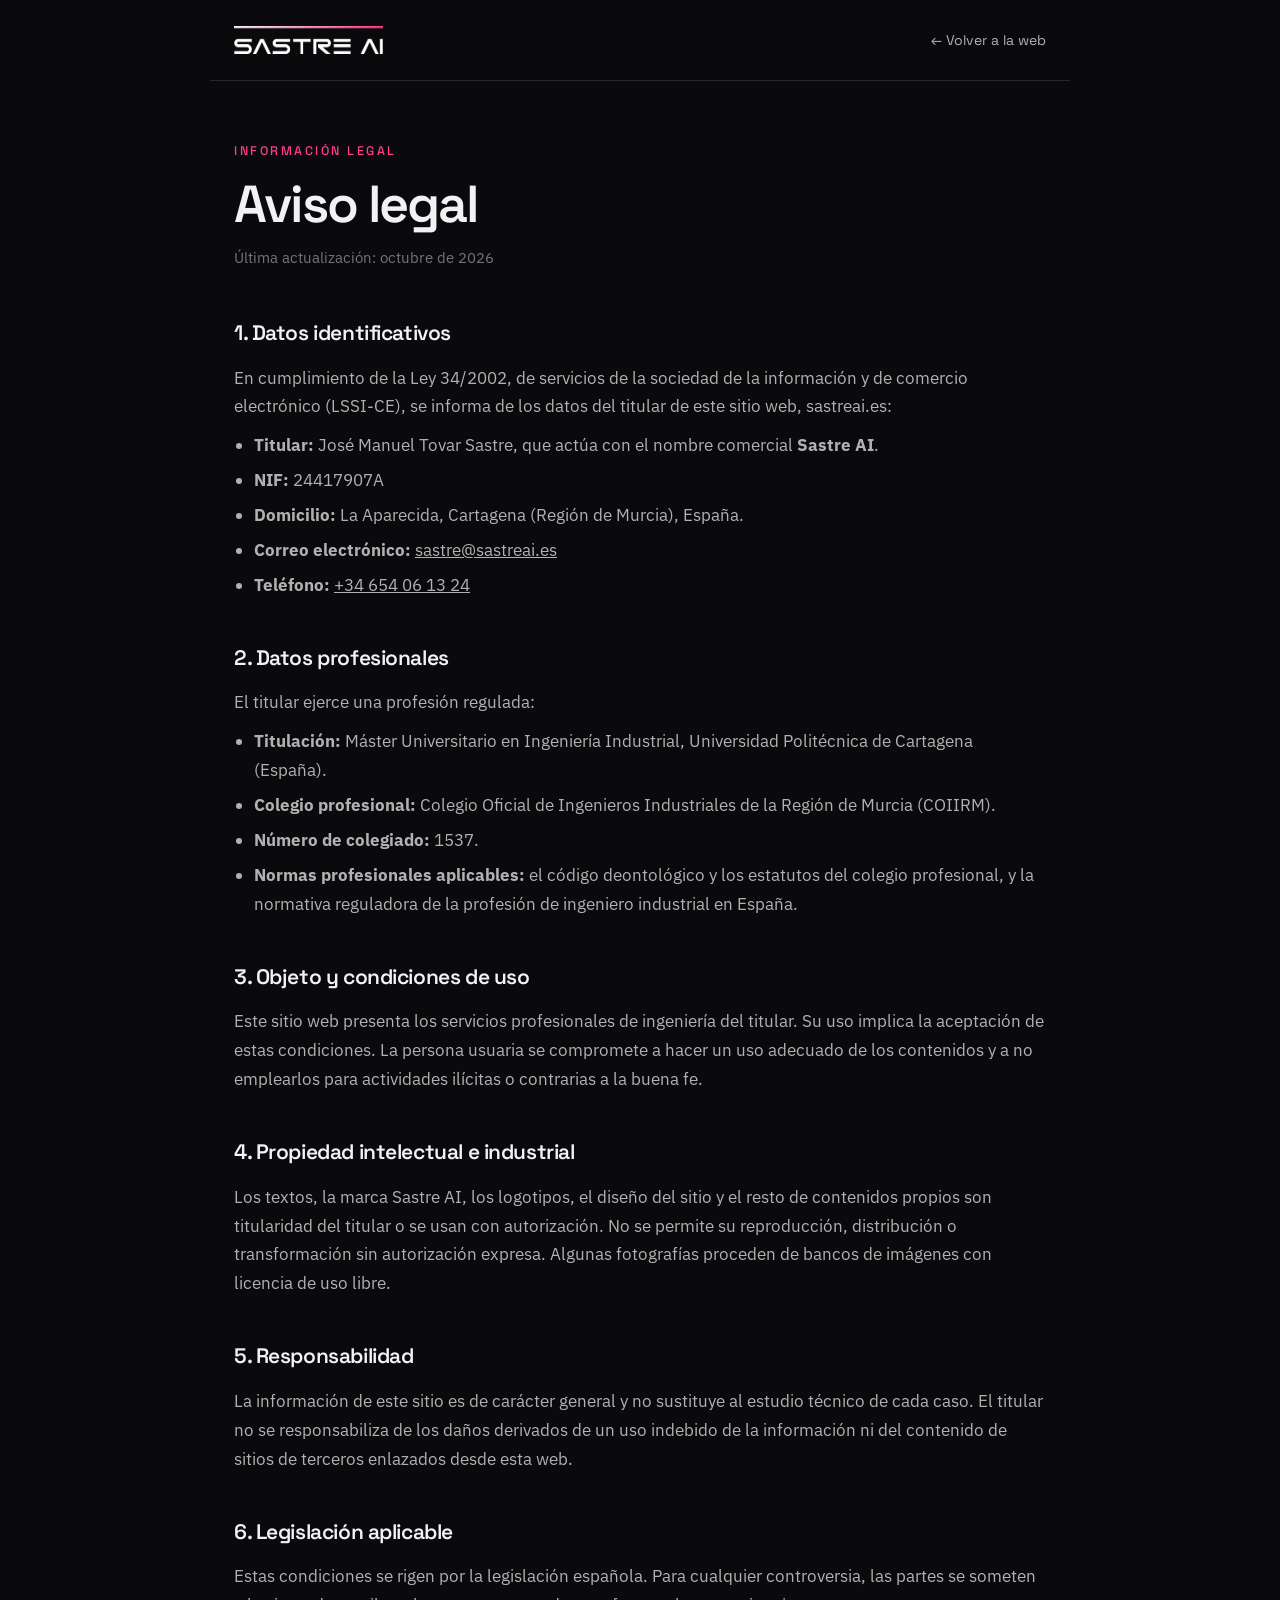
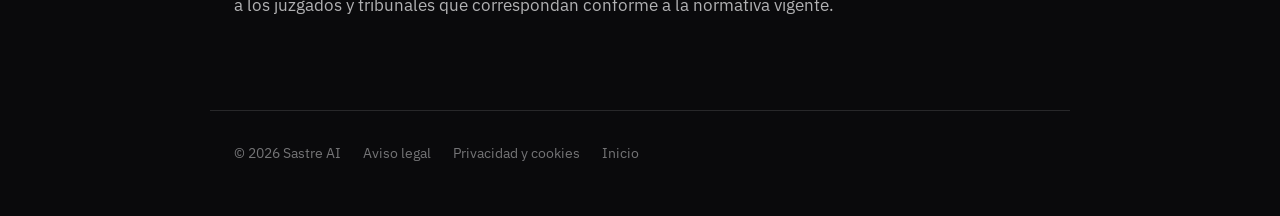
<file: aviso-legal/index.html>
<!doctype html>
<html lang="es">
<head>
<meta charset="utf-8">
<meta name="viewport" content="width=device-width, initial-scale=1">
<title>Aviso legal · Sastre AI</title>
<meta name="robots" content="noindex, follow">
<link rel="canonical" href="https://sastreai.es/aviso-legal/">
<link rel="icon" type="image/x-icon" href="/favicon.ico">
<link rel="icon" type="image/png" sizes="32x32" href="/favicon-32x32.png">
<link rel="preconnect" href="https://fonts.googleapis.com">
<link href="https://fonts.googleapis.com/css2?family=Space+Grotesk:wght@500;600&family=IBM+Plex+Sans:wght@400;500&display=swap" rel="stylesheet">
<style>
:root{--bg:#0a0a0c;--line:rgba(255,255,255,.12);--text:#f2f2f4;--dim:rgba(242,242,244,.72);--faint:rgba(242,242,244,.46);--accent:#ff3d8e}
*{margin:0;padding:0;box-sizing:border-box}
body{background:var(--bg);color:var(--text);font-family:'IBM Plex Sans',sans-serif;font-size:16.5px;line-height:1.75;-webkit-font-smoothing:antialiased}
a{color:inherit}
header{display:flex;justify-content:space-between;align-items:center;max-width:860px;margin:0 auto;padding:26px 24px;border-bottom:1px solid var(--line)}
header img{height:28px;display:block}
header a.back{font-family:'Space Grotesk',sans-serif;font-size:14px;color:var(--dim);text-decoration:none}header a.back:hover{color:#fff}
main{max-width:860px;margin:0 auto;padding:60px 24px 90px}
.k{font-family:'Space Grotesk',sans-serif;font-weight:500;font-size:12.5px;letter-spacing:.2em;text-transform:uppercase;color:var(--accent);margin-bottom:14px}
h1{font-family:'Space Grotesk',sans-serif;font-weight:600;font-size:clamp(34px,5vw,52px);letter-spacing:-.04em;line-height:1.05;margin-bottom:14px}
.upd{color:var(--faint);font-size:14.5px;margin-bottom:44px}
h2{font-family:'Space Grotesk',sans-serif;font-weight:600;font-size:21px;letter-spacing:-.02em;margin:40px 0 12px}
p,li{color:var(--dim)}p+p{margin-top:12px}
ul{padding-left:20px;margin-top:10px}li{margin-top:6px}
table{width:100%;border-collapse:collapse;margin-top:12px;font-size:15px}
td,th{border-bottom:1px solid var(--line);padding:10px 8px;text-align:left;vertical-align:top;color:var(--dim)}th{color:var(--text);font-weight:500}
mark{background:rgba(255,61,142,.18);color:#fff;padding:1px 6px;border-radius:4px}
button.cp{margin-top:14px;font-family:'Space Grotesk',sans-serif;font-weight:600;font-size:14px;padding:10px 18px;border-radius:999px;border:1px solid var(--line);background:transparent;color:#fff;cursor:pointer}
footer{max-width:860px;margin:0 auto;padding:30px 24px 50px;border-top:1px solid var(--line);color:var(--faint);font-size:14px;display:flex;gap:22px;flex-wrap:wrap}
footer a{text-decoration:none}footer a:hover{color:#fff}
</style>
</head>
<body>
<header><a href="/"><img src="/Logos/secundario%20degradado%20transparente.png" alt="Sastre AI"></a><a class="back" href="/">← Volver a la web</a></header>
<main>
<div class="k">Información legal</div>
<h1>Aviso legal</h1>
<p class="upd">Última actualización: octubre de 2026</p>
<h2>1. Datos identificativos</h2>
<p>En cumplimiento de la Ley 34/2002, de servicios de la sociedad de la información y de comercio electrónico (LSSI-CE), se informa de los datos del titular de este sitio web, sastreai.es:</p>
<ul>
<li><strong>Titular:</strong> José Manuel Tovar Sastre, que actúa con el nombre comercial <strong>Sastre AI</strong>.</li>
<li><strong>NIF:</strong> 24417907A</li>
<li><strong>Domicilio:</strong> La Aparecida, Cartagena (Región de Murcia), España.</li>
<li><strong>Correo electrónico:</strong> <a href="mailto:sastre@sastreai.es">sastre@sastreai.es</a></li>
<li><strong>Teléfono:</strong> <a href="tel:+34654061324">+34 654 06 13 24</a></li>
</ul>
<h2>2. Datos profesionales</h2>
<p>El titular ejerce una profesión regulada:</p>
<ul>
<li><strong>Titulación:</strong> Máster Universitario en Ingeniería Industrial, Universidad Politécnica de Cartagena (España).</li>
<li><strong>Colegio profesional:</strong> Colegio Oficial de Ingenieros Industriales de la Región de Murcia (COIIRM).</li>
<li><strong>Número de colegiado:</strong> 1537.</li>
<li><strong>Normas profesionales aplicables:</strong> el código deontológico y los estatutos del colegio profesional, y la normativa reguladora de la profesión de ingeniero industrial en España.</li>
</ul>
<h2>3. Objeto y condiciones de uso</h2>
<p>Este sitio web presenta los servicios profesionales de ingeniería del titular. Su uso implica la aceptación de estas condiciones. La persona usuaria se compromete a hacer un uso adecuado de los contenidos y a no emplearlos para actividades ilícitas o contrarias a la buena fe.</p>
<h2>4. Propiedad intelectual e industrial</h2>
<p>Los textos, la marca Sastre AI, los logotipos, el diseño del sitio y el resto de contenidos propios son titularidad del titular o se usan con autorización. No se permite su reproducción, distribución o transformación sin autorización expresa. Algunas fotografías proceden de bancos de imágenes con licencia de uso libre.</p>
<h2>5. Responsabilidad</h2>
<p>La información de este sitio es de carácter general y no sustituye al estudio técnico de cada caso. El titular no se responsabiliza de los daños derivados de un uso indebido de la información ni del contenido de sitios de terceros enlazados desde esta web.</p>
<h2>6. Legislación aplicable</h2>
<p>Estas condiciones se rigen por la legislación española. Para cualquier controversia, las partes se someten a los juzgados y tribunales que correspondan conforme a la normativa vigente.</p>
</main>
<footer><span>© 2026 Sastre AI</span><a href="/aviso-legal/">Aviso legal</a><a href="/privacidad/">Privacidad y cookies</a><a href="/">Inicio</a></footer>
</body>
</html>
</file>
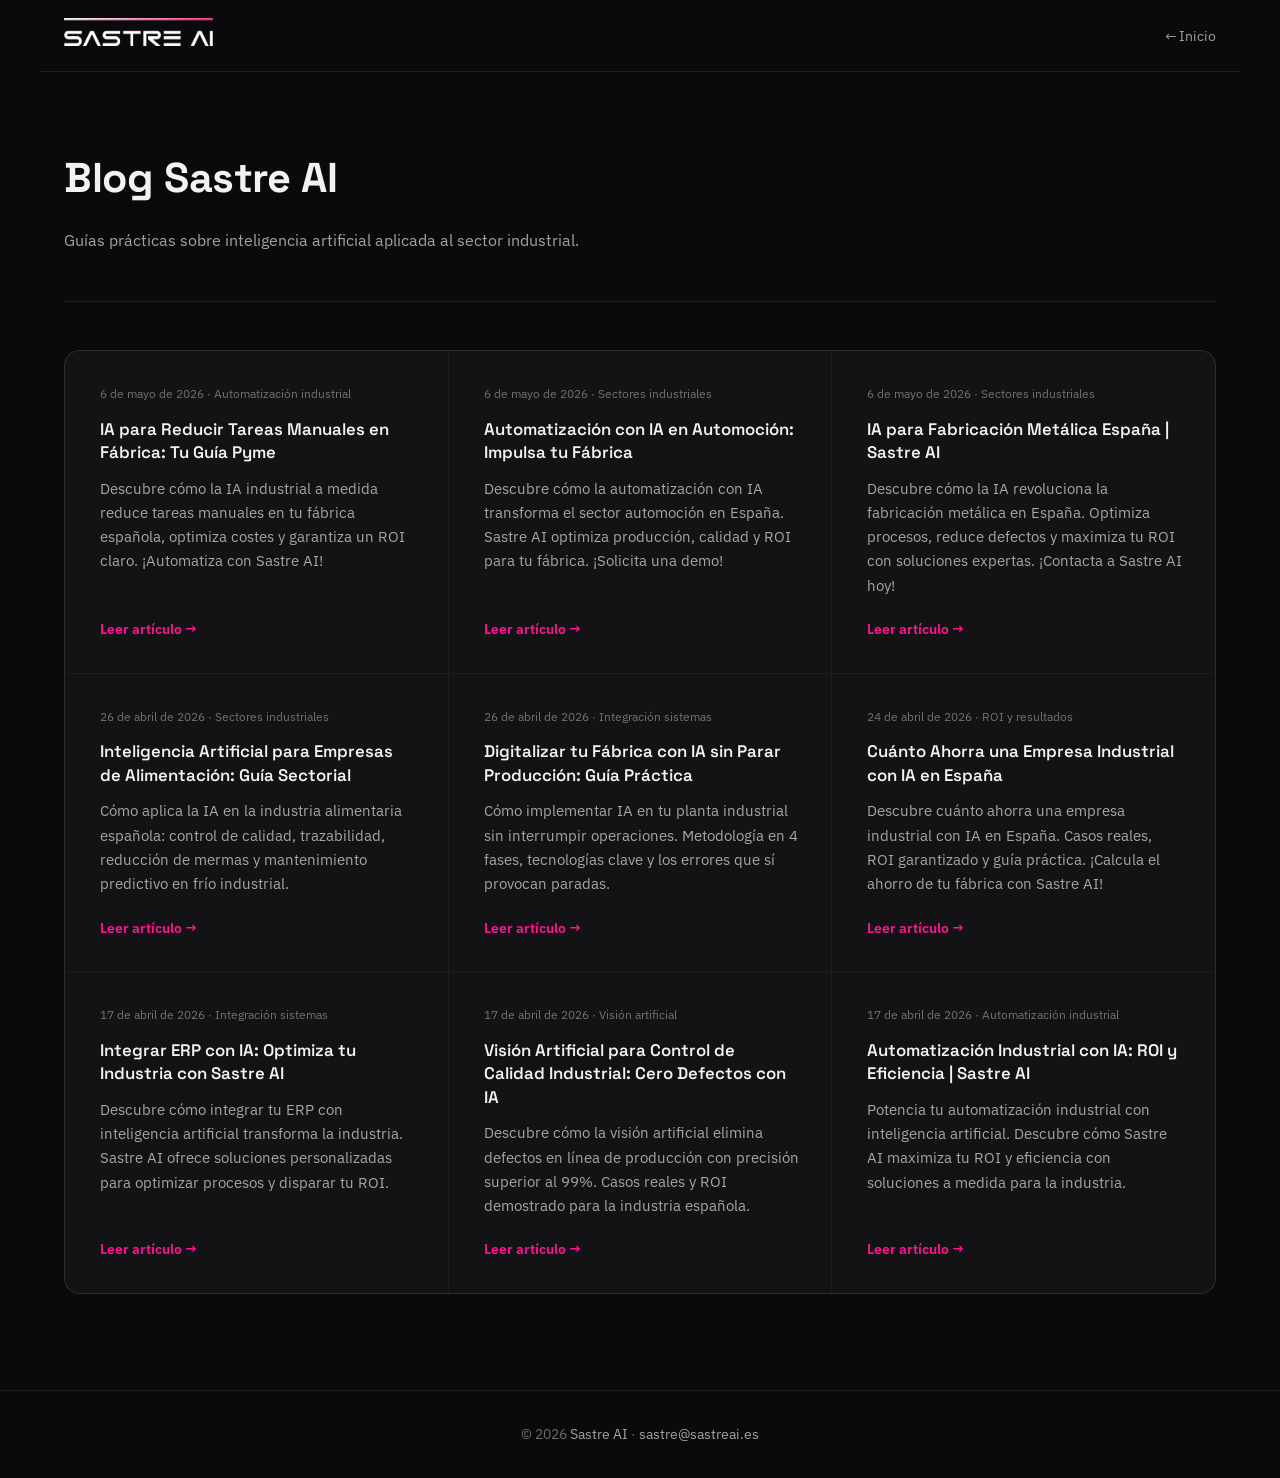
<file: blog/index.html>
<!DOCTYPE html>
<html lang="es">
<head>
  <meta charset="UTF-8" />
  <meta name="viewport" content="width=device-width, initial-scale=1.0" />
  <title>Blog Sastre AI | Inteligencia Artificial Industrial</title>
  <meta name="description" content="Artículos y guías sobre IA aplicada al sector industrial: automatización, visión artificial, integración de sistemas y más." />
  <link rel="canonical" href="https://sastreai.es/blog/" />
  <link rel="preconnect" href="https://fonts.googleapis.com" />
  <link rel="preconnect" href="https://fonts.gstatic.com" crossorigin />
  <link href="https://fonts.googleapis.com/css2?family=Space+Grotesk:wght@500;600;700&family=IBM+Plex+Sans:wght@400;500;600&display=swap" rel="stylesheet" />
  <link rel="stylesheet" href="/assets/css/site.css" />
</head>
<body>
  <nav class="blog-nav">
    <a class="logo" href="https://sastreai.es"><img src="/Logos/secundario degradado transparente.png" alt="Sastre AI" /></a>
    <a class="back" href="https://sastreai.es">← Inicio</a>
  </nav>
  <div class="container">
    <div class="blog-header">
      <h1>Blog Sastre AI</h1>
      <p>Guías prácticas sobre inteligencia artificial aplicada al sector industrial.</p>
    </div>
    <div class="blog-grid">

    <a href="https://sastreai.es/blog/reducir-tareas-manuales-en-fabrica-con-ia/" class="article-card">
      <div class="article-meta">6 de mayo de 2026 · Automatización industrial</div>
      <h2>IA para Reducir Tareas Manuales en Fábrica: Tu Guía Pyme</h2>
      <p>Descubre cómo la IA industrial a medida reduce tareas manuales en tu fábrica española, optimiza costes y garantiza un ROI claro. ¡Automatiza con Sastre AI!</p>
      <span class="read-more">Leer artículo →</span>
    </a>

    <a href="https://sastreai.es/blog/automatizacion-con-ia-sector-automocion/" class="article-card">
      <div class="article-meta">6 de mayo de 2026 · Sectores industriales</div>
      <h2>Automatización con IA en Automoción: Impulsa tu Fábrica</h2>
      <p>Descubre cómo la automatización con IA transforma el sector automoción en España. Sastre AI optimiza producción, calidad y ROI para tu fábrica. ¡Solicita una demo!</p>
      <span class="read-more">Leer artículo →</span>
    </a>

    <a href="https://sastreai.es/blog/ia-para-fabricacion-metalica-espana/" class="article-card">
      <div class="article-meta">6 de mayo de 2026 · Sectores industriales</div>
      <h2>IA para Fabricación Metálica España | Sastre AI</h2>
      <p>Descubre cómo la IA revoluciona la fabricación metálica en España. Optimiza procesos, reduce defectos y maximiza tu ROI con soluciones expertas. ¡Contacta a Sastre AI hoy!</p>
      <span class="read-more">Leer artículo →</span>
    </a>

    <a href="https://sastreai.es/blog/inteligencia-artificial-empresas-alimentacion/" class="article-card">
      <div class="article-meta">26 de abril de 2026 · Sectores industriales</div>
      <h2>Inteligencia Artificial para Empresas de Alimentación: Guía Sectorial</h2>
      <p>Cómo aplica la IA en la industria alimentaria española: control de calidad, trazabilidad, reducción de mermas y mantenimiento predictivo en frío industrial.</p>
      <span class="read-more">Leer artículo →</span>
    </a>

    <a href="https://sastreai.es/blog/digitalizacion-fabrica-con-ia-sin-parar-produccion/" class="article-card">
      <div class="article-meta">26 de abril de 2026 · Integración sistemas</div>
      <h2>Digitalizar tu Fábrica con IA sin Parar Producción: Guía Práctica</h2>
      <p>Cómo implementar IA en tu planta industrial sin interrumpir operaciones. Metodología en 4 fases, tecnologías clave y los errores que sí provocan paradas.</p>
      <span class="read-more">Leer artículo →</span>
    </a>

    <a href="https://sastreai.es/blog/cuanto-ahorra-una-empresa-industrial-con-ia/" class="article-card">
      <div class="article-meta">24 de abril de 2026 · ROI y resultados</div>
      <h2>Cuánto Ahorra una Empresa Industrial con IA en España</h2>
      <p>Descubre cuánto ahorra una empresa industrial con IA en España. Casos reales, ROI garantizado y guía práctica. ¡Calcula el ahorro de tu fábrica con Sastre AI!</p>
      <span class="read-more">Leer artículo →</span>
    </a>

    <a href="https://sastreai.es/blog/integrar-erp-con-inteligencia-artificial/" class="article-card">
      <div class="article-meta">17 de abril de 2026 · Integración sistemas</div>
      <h2>Integrar ERP con IA: Optimiza tu Industria con Sastre AI</h2>
      <p>Descubre cómo integrar tu ERP con inteligencia artificial transforma la industria. Sastre AI ofrece soluciones personalizadas para optimizar procesos y disparar tu ROI.</p>
      <span class="read-more">Leer artículo →</span>
    </a>

    <a href="https://sastreai.es/blog/vision-artificial-control-calidad-industrial/" class="article-card">
      <div class="article-meta">17 de abril de 2026 · Visión artificial</div>
      <h2>Visión Artificial para Control de Calidad Industrial: Cero Defectos con IA</h2>
      <p>Descubre cómo la visión artificial elimina defectos en línea de producción con precisión superior al 99%. Casos reales y ROI demostrado para la industria española.</p>
      <span class="read-more">Leer artículo →</span>
    </a>

    <a href="https://sastreai.es/blog/automatizacion-industrial-con-inteligencia-artificial/" class="article-card">
      <div class="article-meta">17 de abril de 2026 · Automatización industrial</div>
      <h2>Automatización Industrial con IA: ROI y Eficiencia | Sastre AI</h2>
      <p>Potencia tu automatización industrial con inteligencia artificial. Descubre cómo Sastre AI maximiza tu ROI y eficiencia con soluciones a medida para la industria.</p>
      <span class="read-more">Leer artículo →</span>
    </a>
    </div>
  </div>
  <footer class="article-footer">
    <p>© 2026 <a href="https://sastreai.es">Sastre AI</a> · <a href="mailto:sastre@sastreai.es">sastre@sastreai.es</a></p>
  </footer>
</body>
</html>
</file>
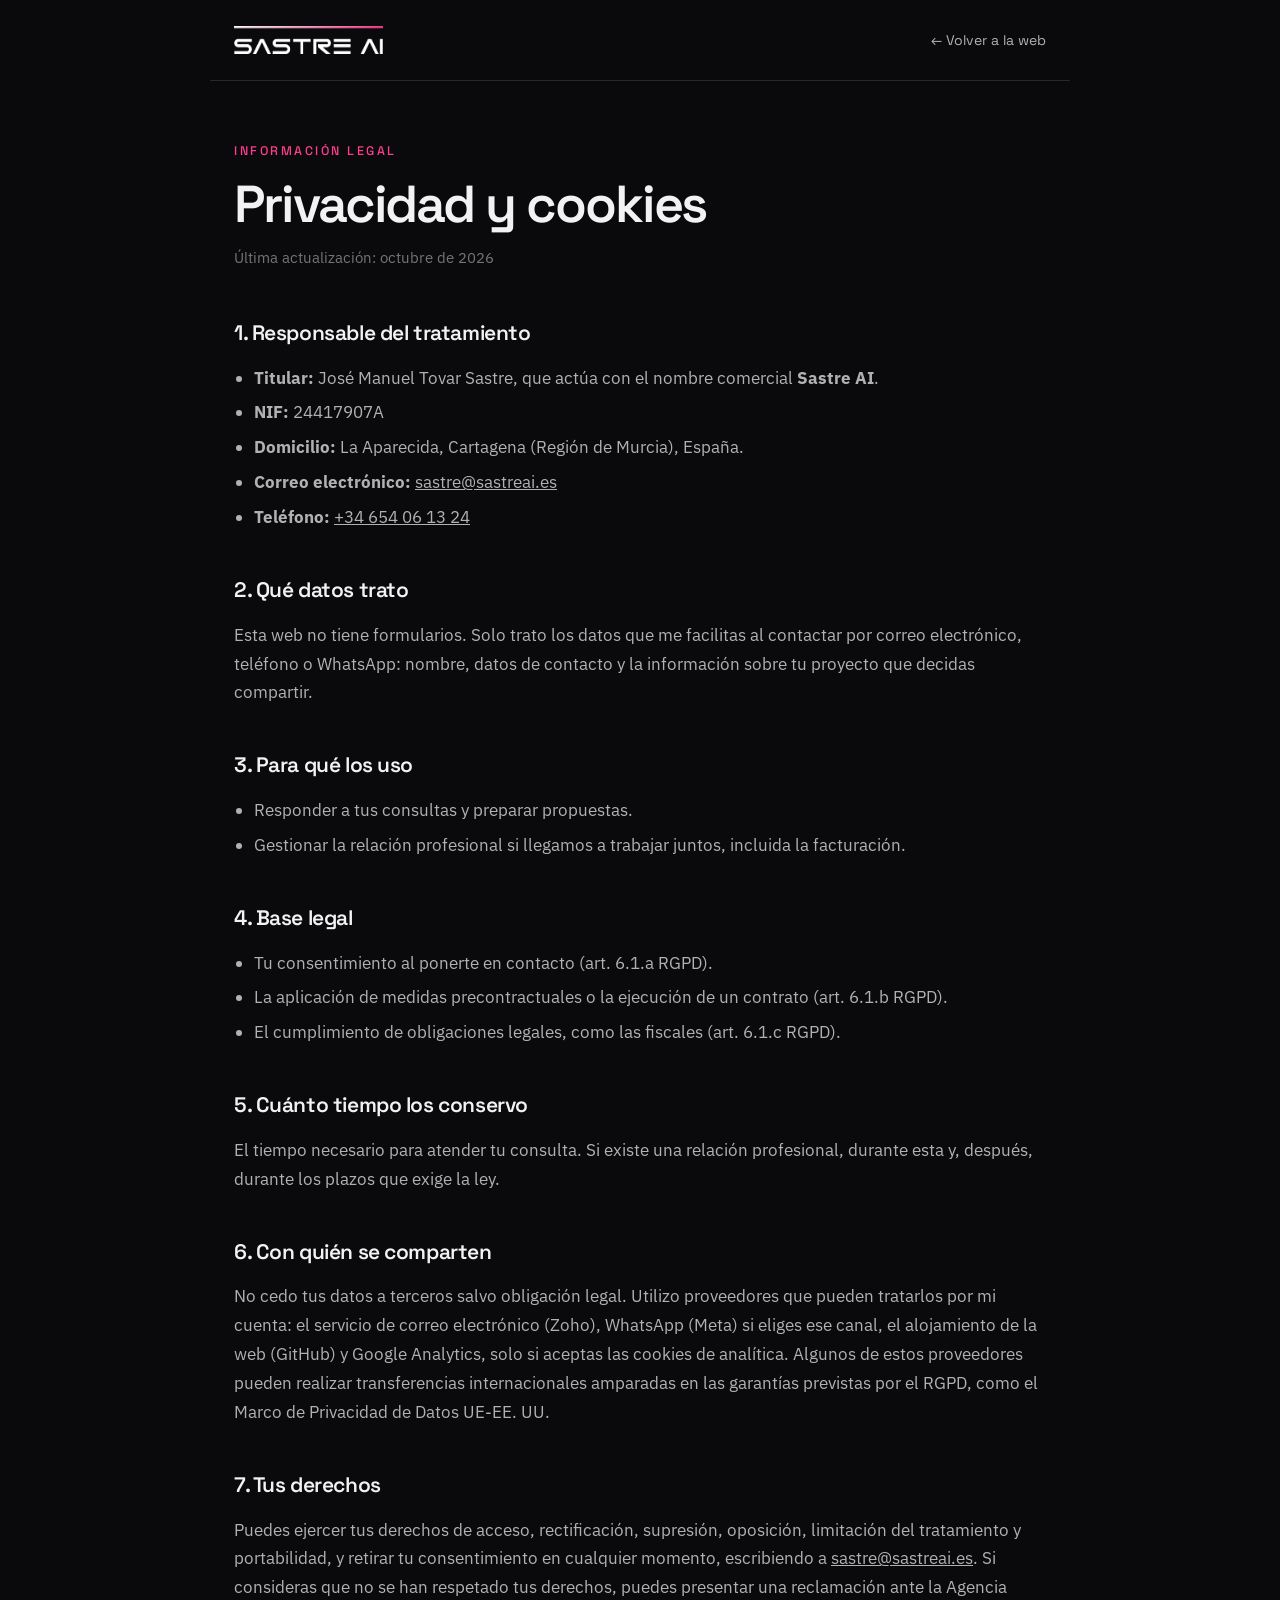
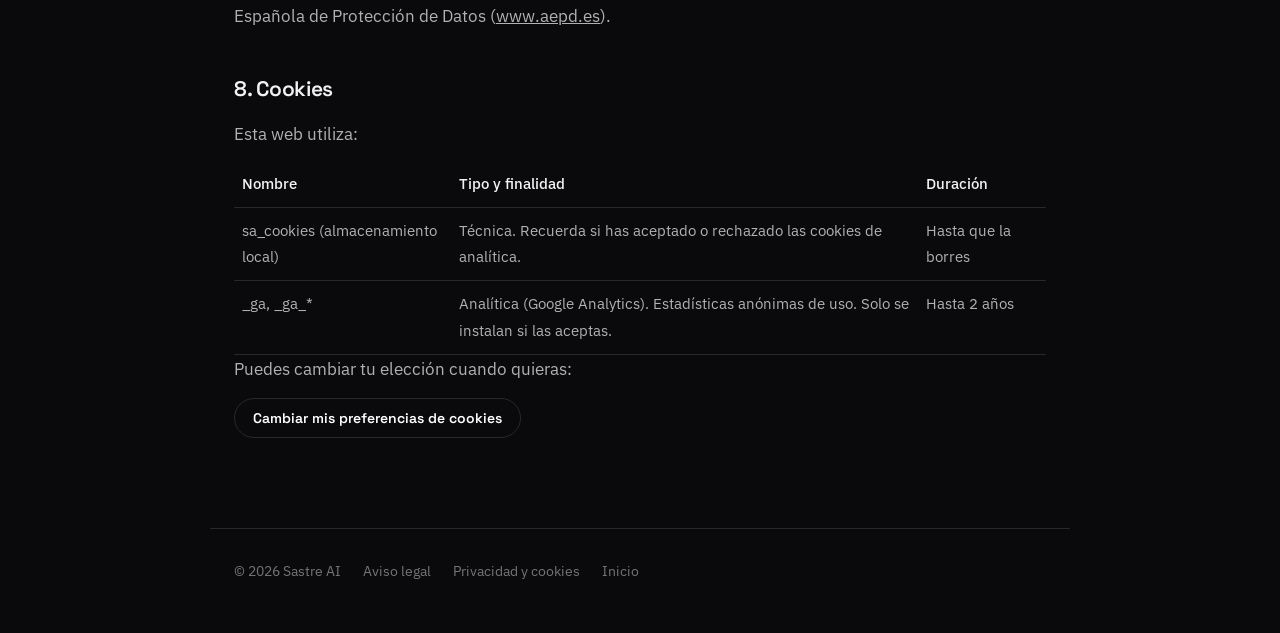
<file: privacidad/index.html>
<!doctype html>
<html lang="es">
<head>
<meta charset="utf-8">
<meta name="viewport" content="width=device-width, initial-scale=1">
<title>Privacidad y cookies · Sastre AI</title>
<meta name="robots" content="noindex, follow">
<link rel="canonical" href="https://sastreai.es/privacidad/">
<link rel="icon" type="image/x-icon" href="/favicon.ico">
<link rel="icon" type="image/png" sizes="32x32" href="/favicon-32x32.png">
<link rel="preconnect" href="https://fonts.googleapis.com">
<link href="https://fonts.googleapis.com/css2?family=Space+Grotesk:wght@500;600&family=IBM+Plex+Sans:wght@400;500&display=swap" rel="stylesheet">
<style>
:root{--bg:#0a0a0c;--line:rgba(255,255,255,.12);--text:#f2f2f4;--dim:rgba(242,242,244,.72);--faint:rgba(242,242,244,.46);--accent:#ff3d8e}
*{margin:0;padding:0;box-sizing:border-box}
body{background:var(--bg);color:var(--text);font-family:'IBM Plex Sans',sans-serif;font-size:16.5px;line-height:1.75;-webkit-font-smoothing:antialiased}
a{color:inherit}
header{display:flex;justify-content:space-between;align-items:center;max-width:860px;margin:0 auto;padding:26px 24px;border-bottom:1px solid var(--line)}
header img{height:28px;display:block}
header a.back{font-family:'Space Grotesk',sans-serif;font-size:14px;color:var(--dim);text-decoration:none}header a.back:hover{color:#fff}
main{max-width:860px;margin:0 auto;padding:60px 24px 90px}
.k{font-family:'Space Grotesk',sans-serif;font-weight:500;font-size:12.5px;letter-spacing:.2em;text-transform:uppercase;color:var(--accent);margin-bottom:14px}
h1{font-family:'Space Grotesk',sans-serif;font-weight:600;font-size:clamp(34px,5vw,52px);letter-spacing:-.04em;line-height:1.05;margin-bottom:14px}
.upd{color:var(--faint);font-size:14.5px;margin-bottom:44px}
h2{font-family:'Space Grotesk',sans-serif;font-weight:600;font-size:21px;letter-spacing:-.02em;margin:40px 0 12px}
p,li{color:var(--dim)}p+p{margin-top:12px}
ul{padding-left:20px;margin-top:10px}li{margin-top:6px}
table{width:100%;border-collapse:collapse;margin-top:12px;font-size:15px}
td,th{border-bottom:1px solid var(--line);padding:10px 8px;text-align:left;vertical-align:top;color:var(--dim)}th{color:var(--text);font-weight:500}
mark{background:rgba(255,61,142,.18);color:#fff;padding:1px 6px;border-radius:4px}
button.cp{margin-top:14px;font-family:'Space Grotesk',sans-serif;font-weight:600;font-size:14px;padding:10px 18px;border-radius:999px;border:1px solid var(--line);background:transparent;color:#fff;cursor:pointer}
footer{max-width:860px;margin:0 auto;padding:30px 24px 50px;border-top:1px solid var(--line);color:var(--faint);font-size:14px;display:flex;gap:22px;flex-wrap:wrap}
footer a{text-decoration:none}footer a:hover{color:#fff}
</style>
</head>
<body>
<header><a href="/"><img src="/Logos/secundario%20degradado%20transparente.png" alt="Sastre AI"></a><a class="back" href="/">← Volver a la web</a></header>
<main>
<div class="k">Información legal</div>
<h1>Privacidad y cookies</h1>
<p class="upd">Última actualización: octubre de 2026</p>
<h2>1. Responsable del tratamiento</h2>
<ul>
<li><strong>Titular:</strong> José Manuel Tovar Sastre, que actúa con el nombre comercial <strong>Sastre AI</strong>.</li>
<li><strong>NIF:</strong> 24417907A</li>
<li><strong>Domicilio:</strong> La Aparecida, Cartagena (Región de Murcia), España.</li>
<li><strong>Correo electrónico:</strong> <a href="mailto:sastre@sastreai.es">sastre@sastreai.es</a></li>
<li><strong>Teléfono:</strong> <a href="tel:+34654061324">+34 654 06 13 24</a></li>
</ul>
<h2>2. Qué datos trato</h2>
<p>Esta web no tiene formularios. Solo trato los datos que me facilitas al contactar por correo electrónico, teléfono o WhatsApp: nombre, datos de contacto y la información sobre tu proyecto que decidas compartir.</p>
<h2>3. Para qué los uso</h2>
<ul><li>Responder a tus consultas y preparar propuestas.</li><li>Gestionar la relación profesional si llegamos a trabajar juntos, incluida la facturación.</li></ul>
<h2>4. Base legal</h2>
<ul><li>Tu consentimiento al ponerte en contacto (art. 6.1.a RGPD).</li><li>La aplicación de medidas precontractuales o la ejecución de un contrato (art. 6.1.b RGPD).</li><li>El cumplimiento de obligaciones legales, como las fiscales (art. 6.1.c RGPD).</li></ul>
<h2>5. Cuánto tiempo los conservo</h2>
<p>El tiempo necesario para atender tu consulta. Si existe una relación profesional, durante esta y, después, durante los plazos que exige la ley.</p>
<h2>6. Con quién se comparten</h2>
<p>No cedo tus datos a terceros salvo obligación legal. Utilizo proveedores que pueden tratarlos por mi cuenta: el servicio de correo electrónico (Zoho), WhatsApp (Meta) si eliges ese canal, el alojamiento de la web (GitHub) y Google Analytics, solo si aceptas las cookies de analítica. Algunos de estos proveedores pueden realizar transferencias internacionales amparadas en las garantías previstas por el RGPD, como el Marco de Privacidad de Datos UE-EE. UU.</p>
<h2>7. Tus derechos</h2>
<p>Puedes ejercer tus derechos de acceso, rectificación, supresión, oposición, limitación del tratamiento y portabilidad, y retirar tu consentimiento en cualquier momento, escribiendo a <a href="mailto:sastre@sastreai.es">sastre@sastreai.es</a>. Si consideras que no se han respetado tus derechos, puedes presentar una reclamación ante la Agencia Española de Protección de Datos (<a href="https://www.aepd.es" rel="noopener">www.aepd.es</a>).</p>
<h2 id="cookies">8. Cookies</h2>
<p>Esta web utiliza:</p>
<table>
<tr><th>Nombre</th><th>Tipo y finalidad</th><th>Duración</th></tr>
<tr><td>sa_cookies (almacenamiento local)</td><td>Técnica. Recuerda si has aceptado o rechazado las cookies de analítica.</td><td>Hasta que la borres</td></tr>
<tr><td>_ga, _ga_*</td><td>Analítica (Google Analytics). Estadísticas anónimas de uso. Solo se instalan si las aceptas.</td><td>Hasta 2 años</td></tr>
</table>
<p>Puedes cambiar tu elección cuando quieras:</p>
<button class="cp" type="button" onclick="try{localStorage.removeItem('sa_cookies')}catch(e){};location.href='/'">Cambiar mis preferencias de cookies</button>
</main>
<footer><span>© 2026 Sastre AI</span><a href="/aviso-legal/">Aviso legal</a><a href="/privacidad/">Privacidad y cookies</a><a href="/">Inicio</a></footer>
</body>
</html>
</file>
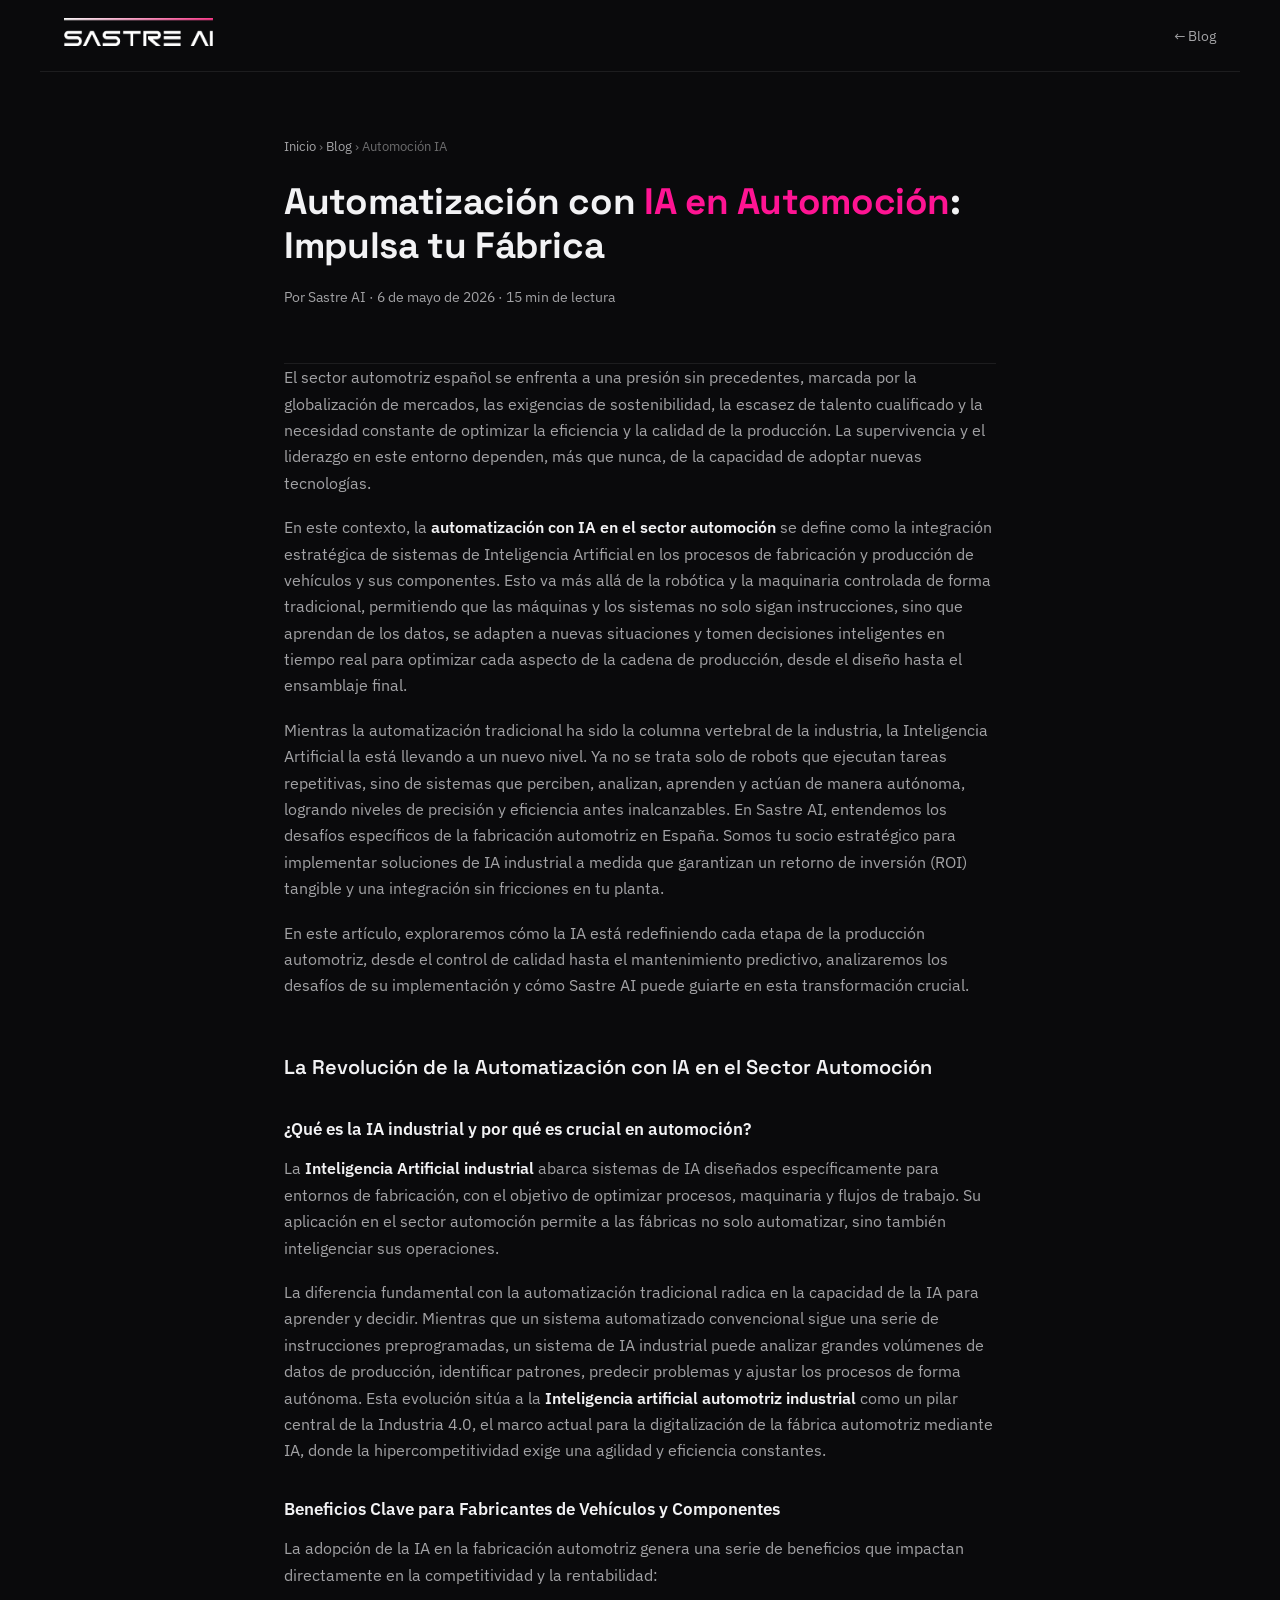
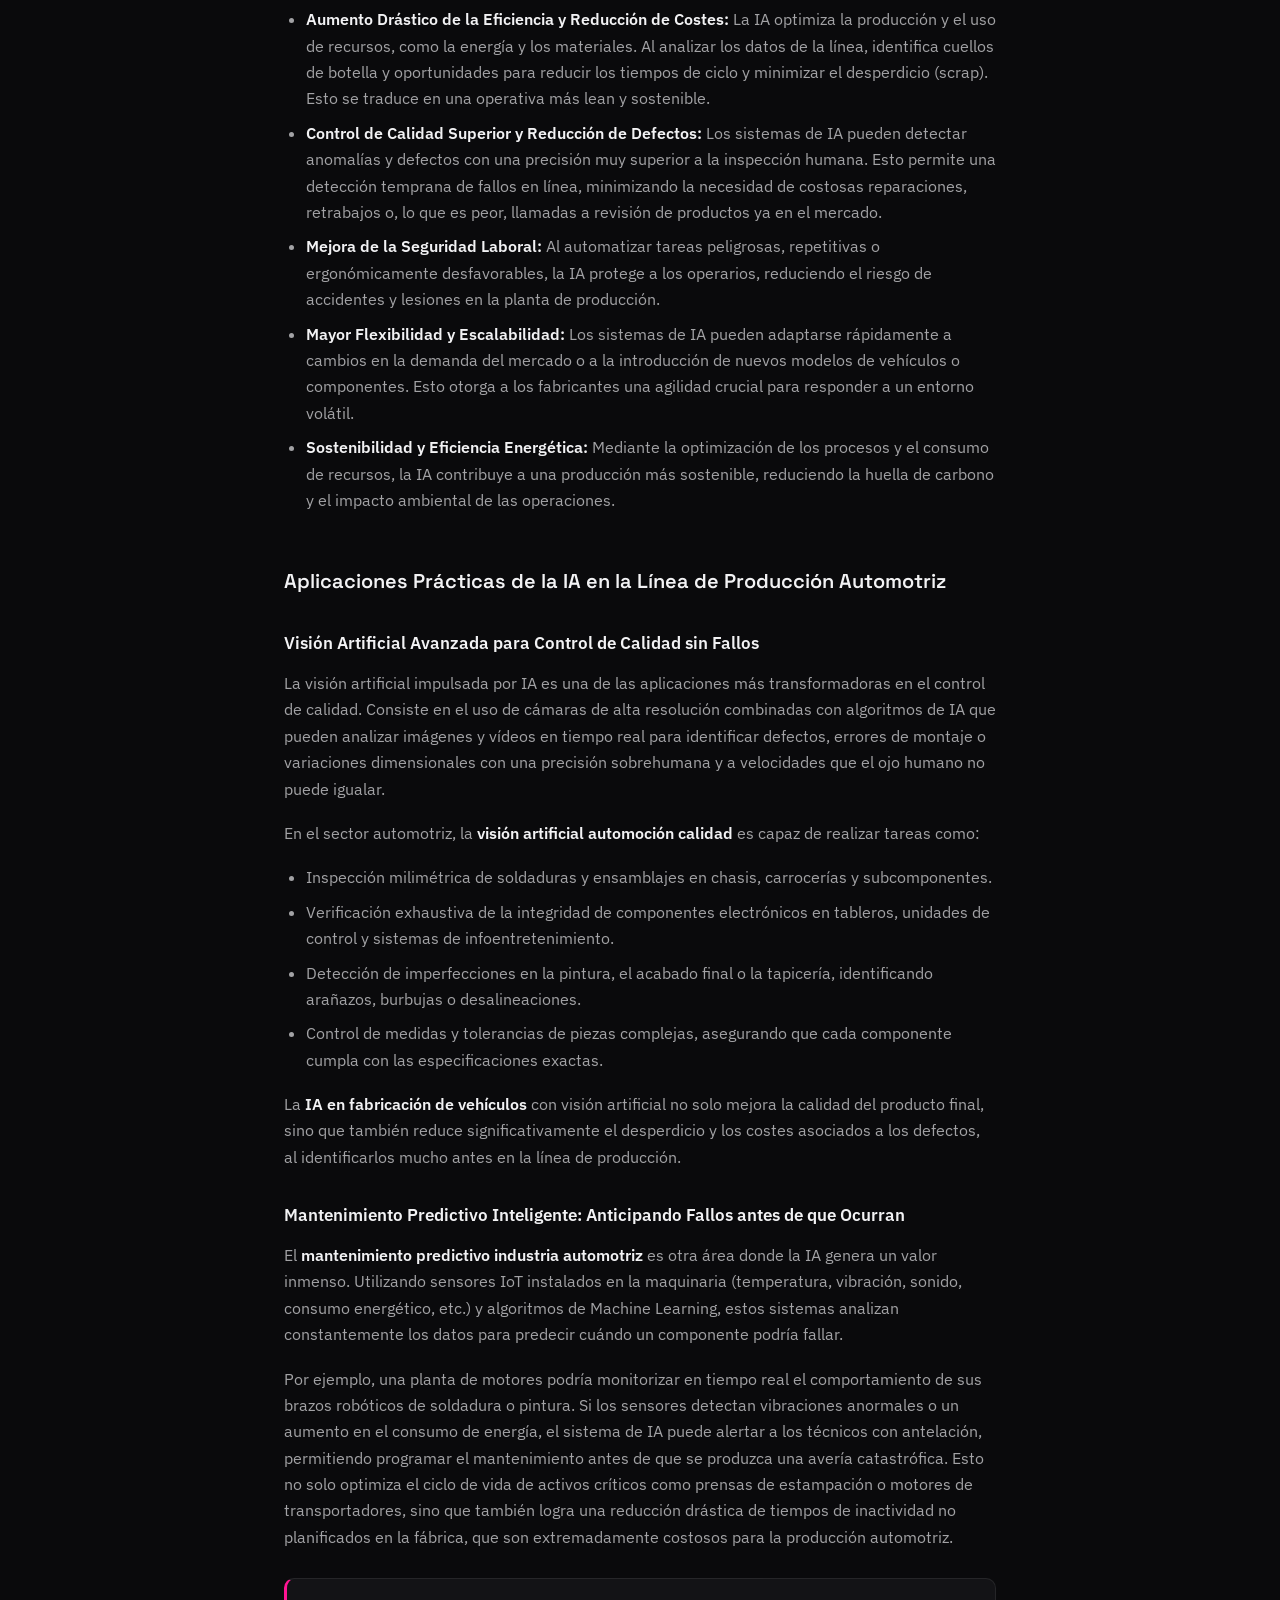
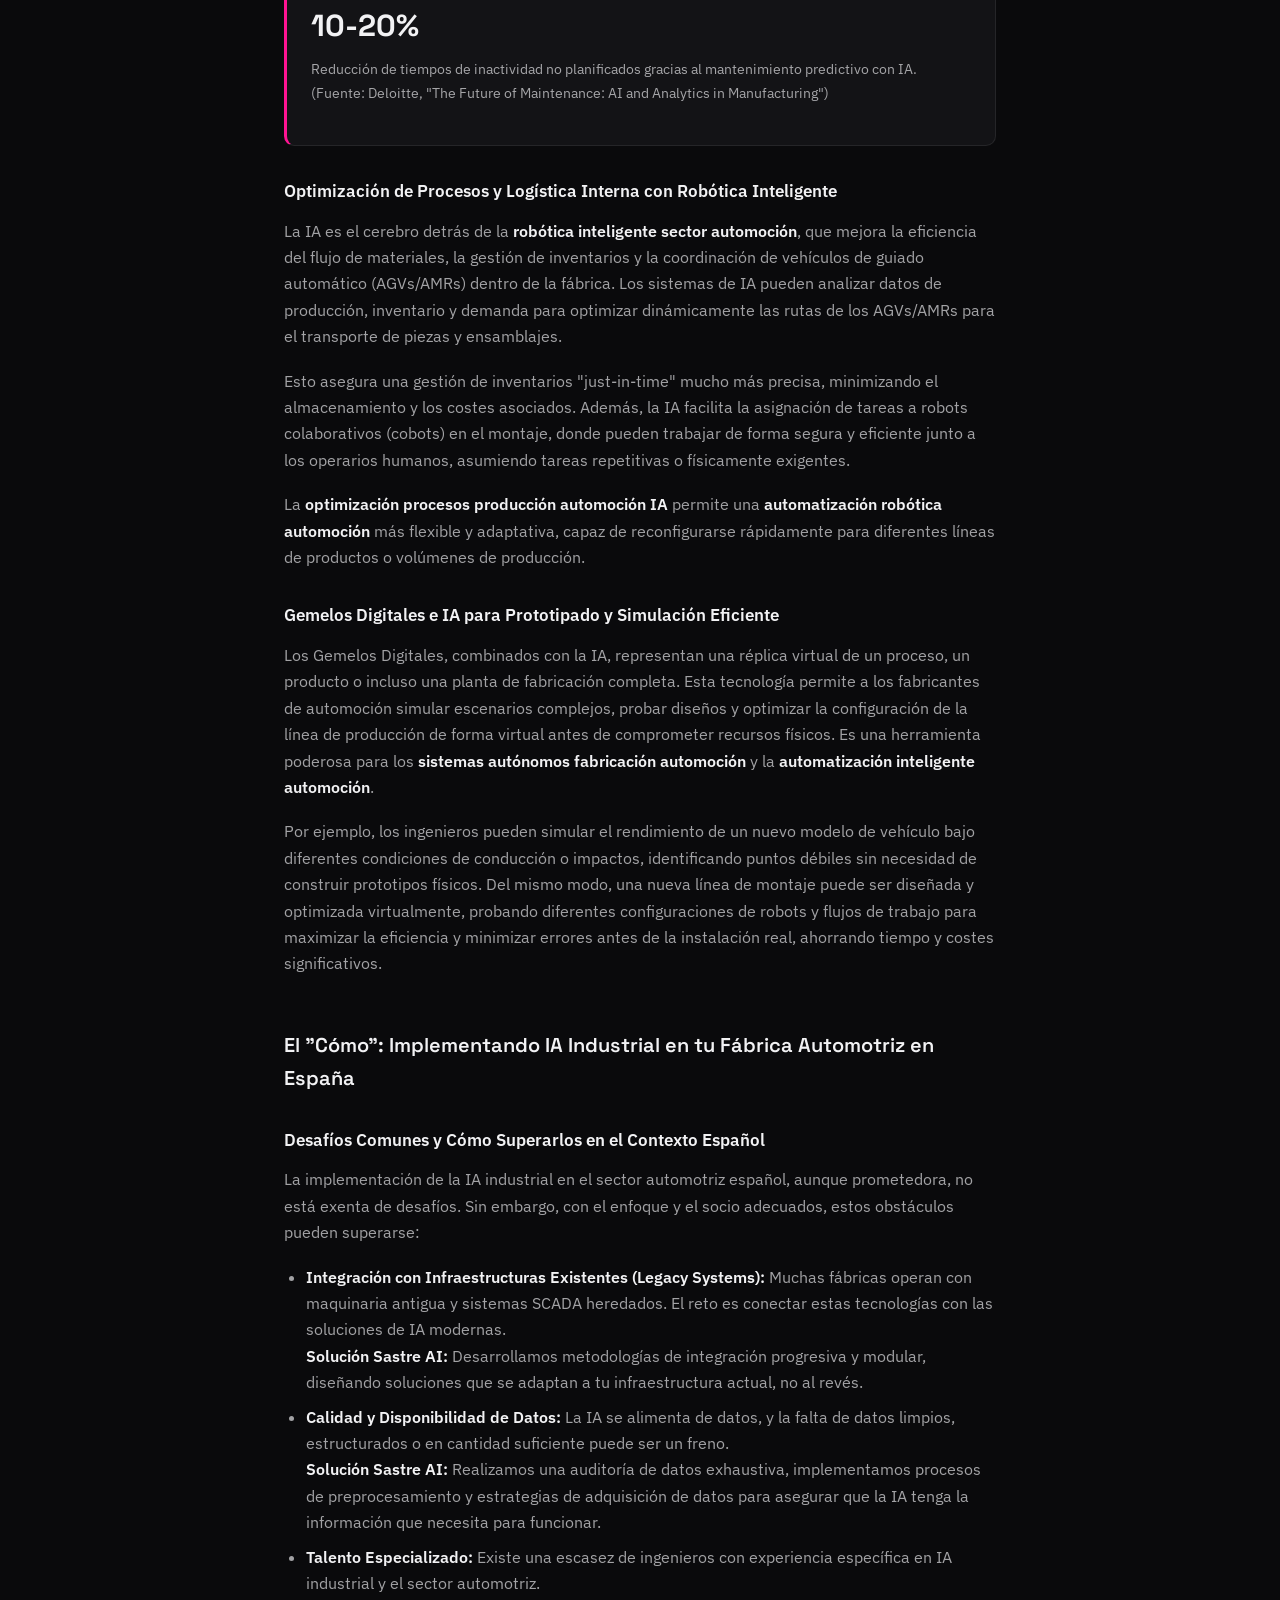
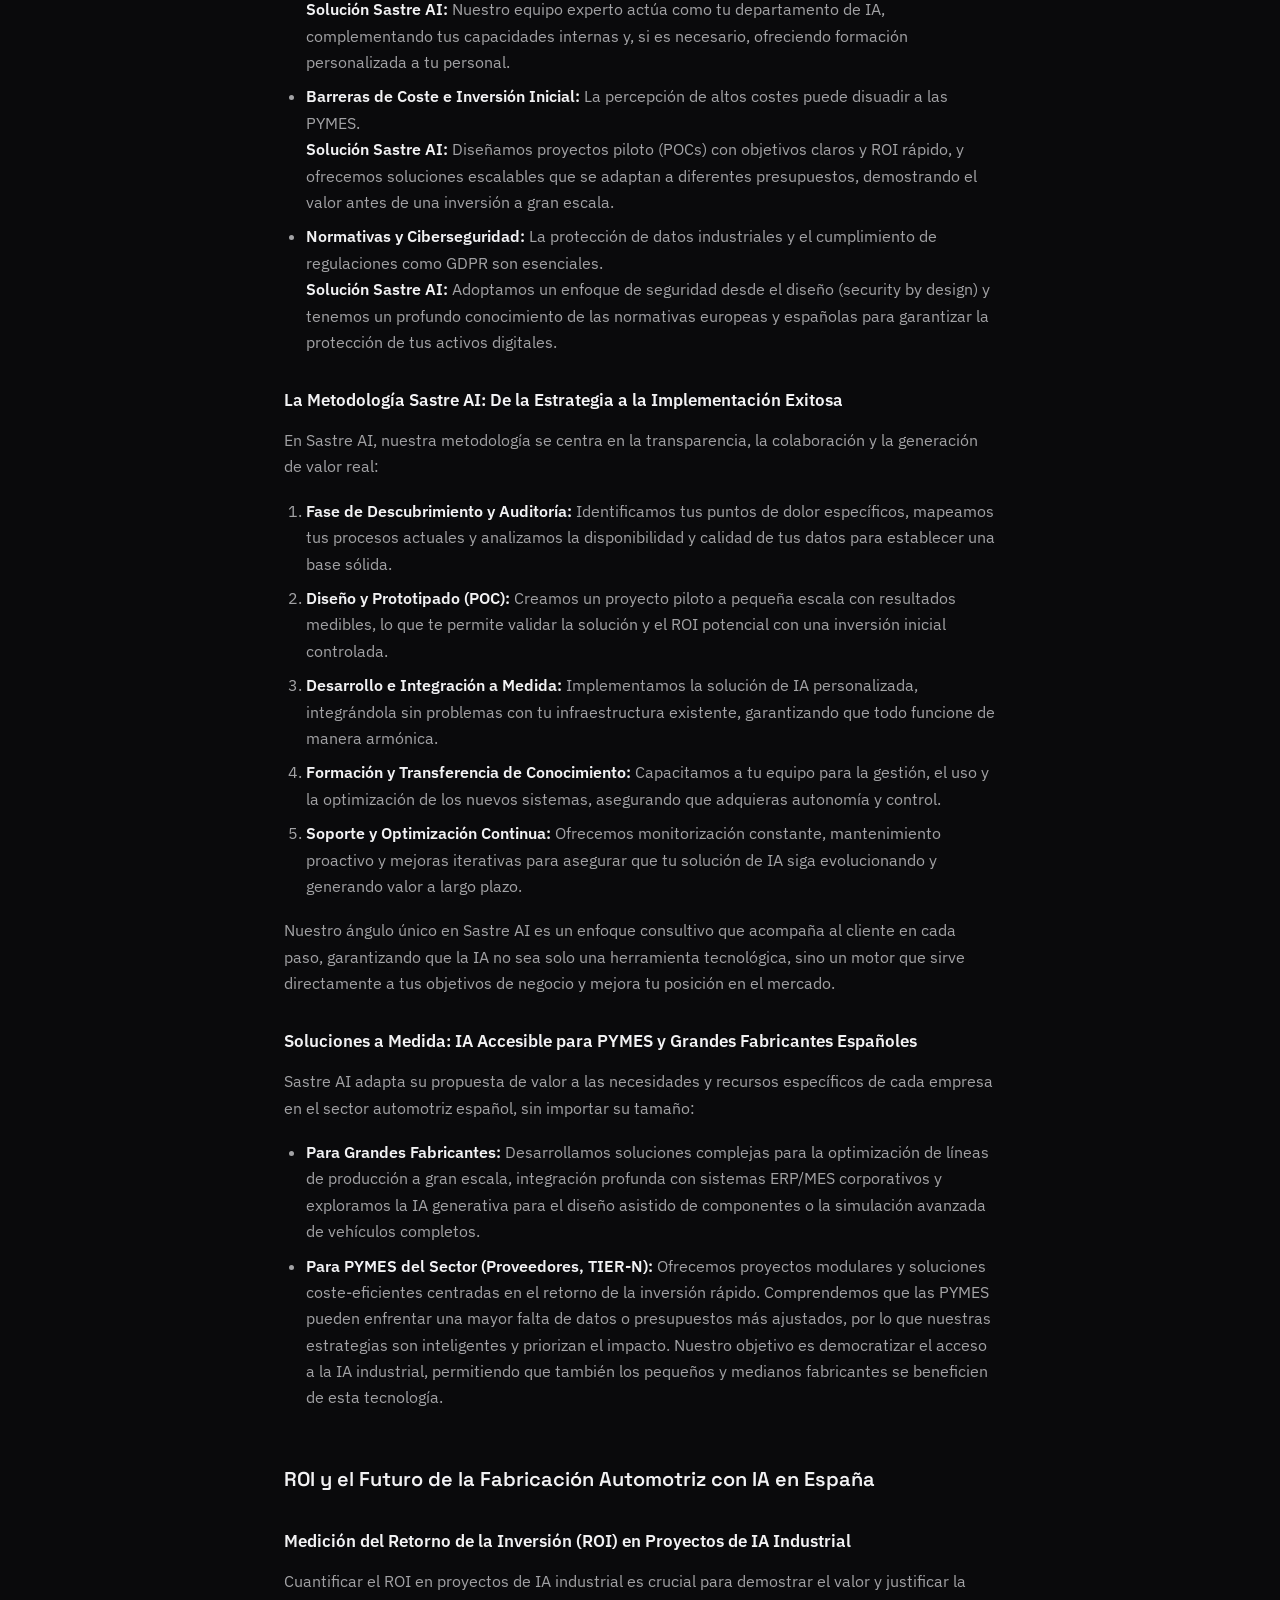
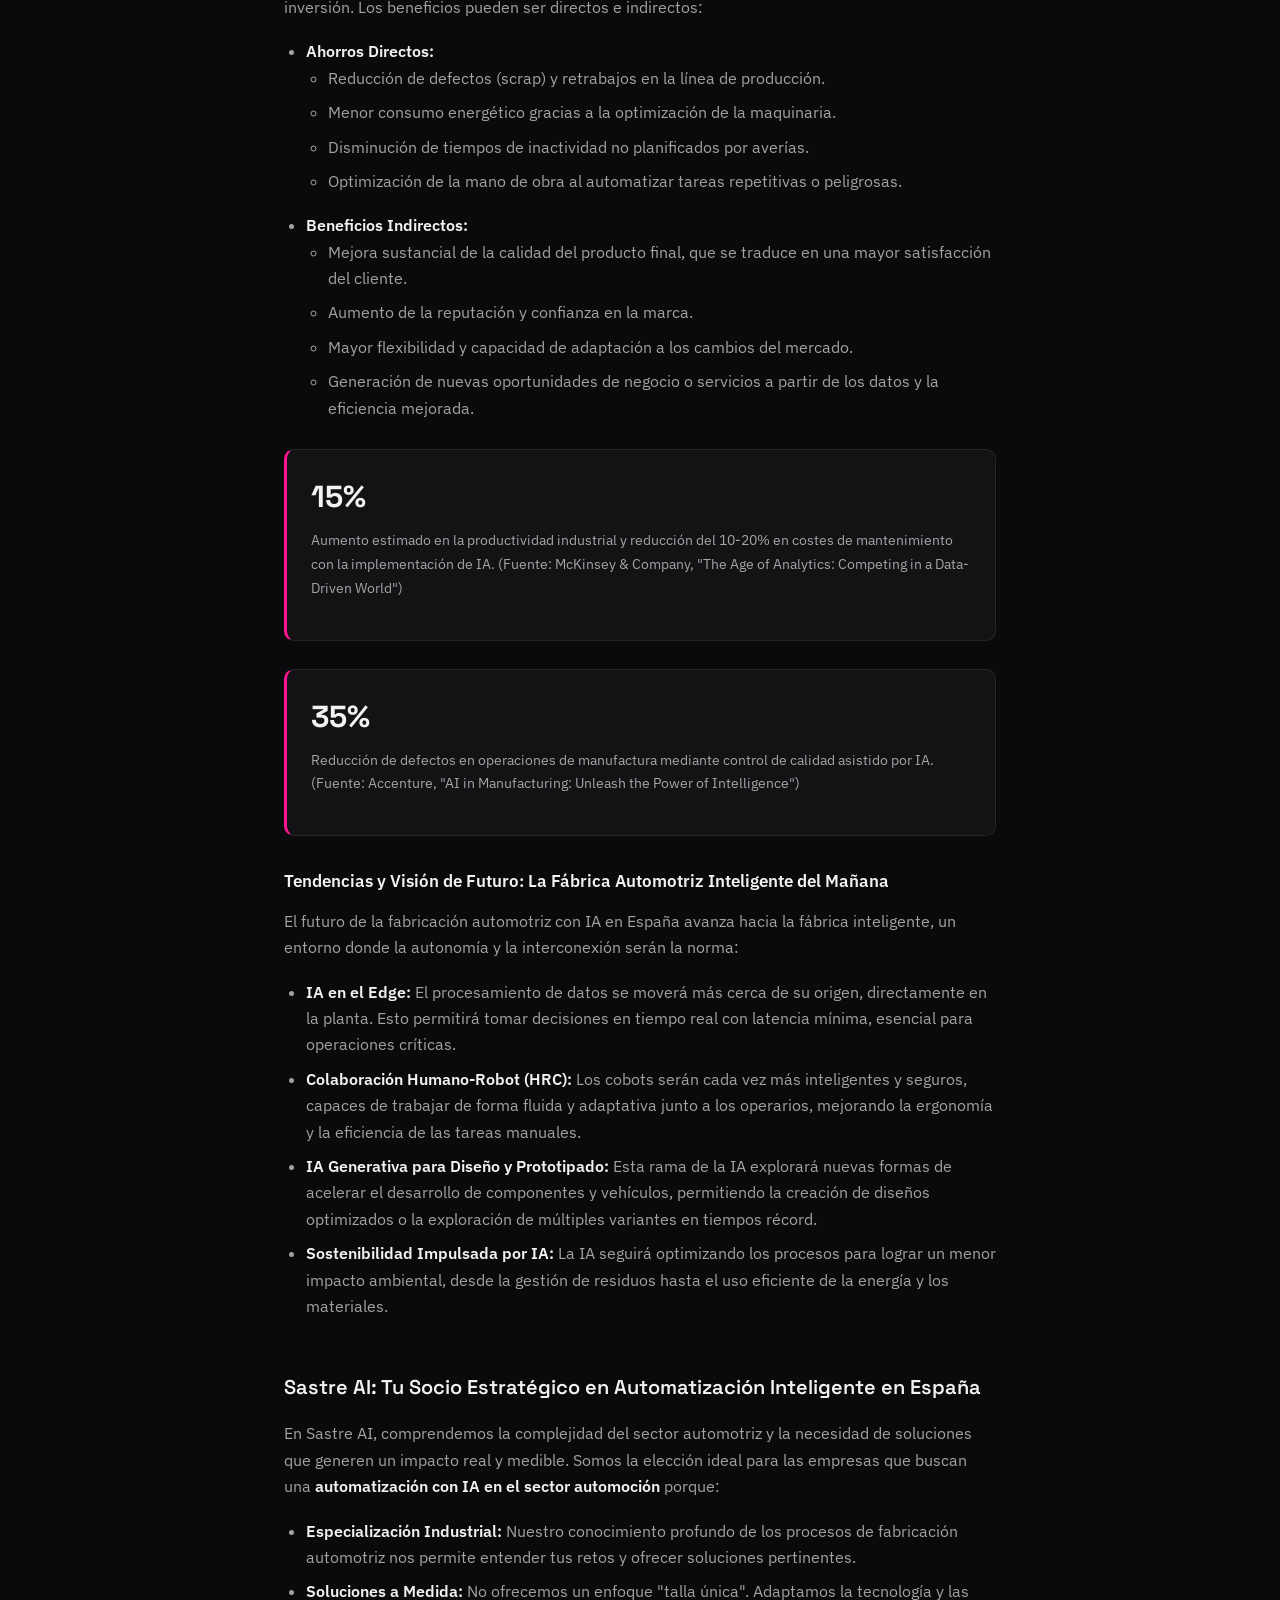
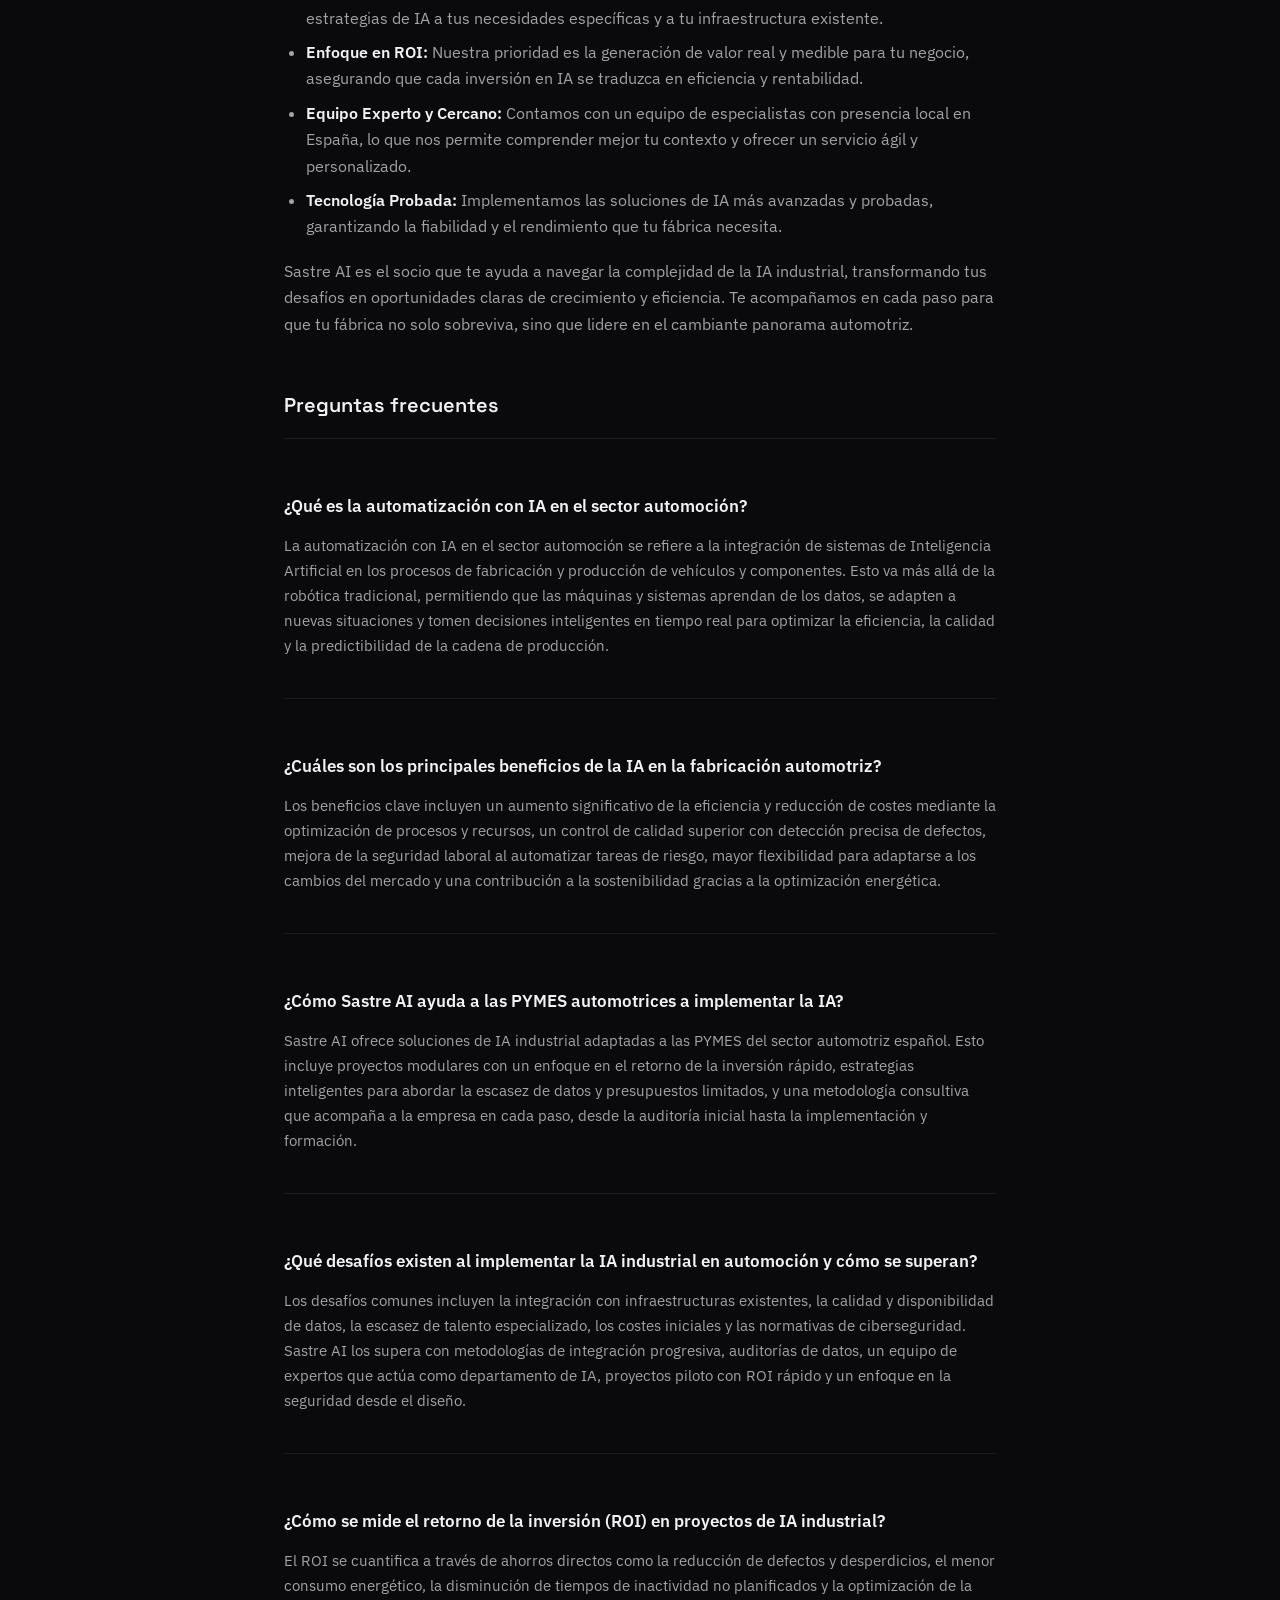
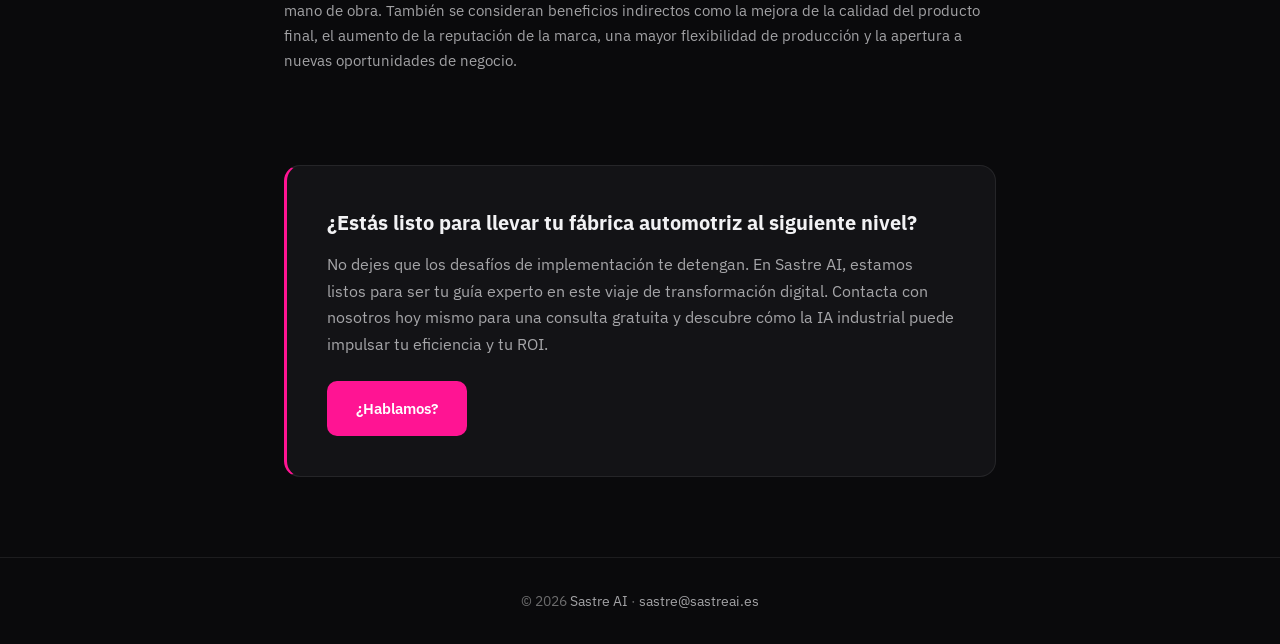
<file: blog/automatizacion-con-ia-sector-automocion/index.html>
<!DOCTYPE html>
<html lang="es">
<head>
  <meta charset="UTF-8" />
  <meta name="viewport" content="width=device-width, initial-scale=1.0" />
  <title>Automatización con IA en Automoción: Impulsa tu Fábrica</title>
  <meta name="description" content="Descubre cómo la automatización con IA transforma el sector automoción en España. Sastre AI optimiza producción, calidad y ROI para tu fábrica. ¡Solicita una demo!" />
  <link rel="canonical" href="https://sastreai.es/blog/automatizacion-con-ia-sector-automocion/" />
  <meta property="og:title" content="Automatización con IA en Automoción: Impulsa tu Fábrica" />
  <meta property="og:description" content="Descubre cómo la automatización con IA transforma el sector automoción en España. Sastre AI optimiza producción, calidad y ROI para tu fábrica. ¡Solicita una demo!" />
  <meta property="og:url" content="https://sastreai.es/blog/automatizacion-con-ia-sector-automocion/" />
  <meta property="og:type" content="article" />
  <script type="application/ld+json">
  {
    "@context": "https://schema.org",
    "@type": "Article",
    "headline": "Automatización con IA en Automoción: Impulsa tu Fábrica",
    "description": "Descubre cómo la automatización con IA transforma el sector automoción en España. Sastre AI optimiza producción, calidad y ROI para tu fábrica. ¡Solicita una demo!",
    "author": {"@type": "Organization", "name": "Sastre AI"},
    "publisher": {"@type": "Organization", "name": "Sastre AI", "url": "https://sastreai.es"},
    "datePublished": "2026-05-06",
    "dateModified": "2026-05-06"
  }
  </script>
  <script type="application/ld+json">
  {
    "@context": "https://schema.org",
    "@type": "FAQPage",
    "mainEntity": [
      {
        "@type":"Question",
        "name":"¿Qué es la automatización con IA en el sector automoción?",
        "acceptedAnswer":{"@type":"Answer","text":"La automatización con IA en el sector automoción se refiere a la integración de sistemas de Inteligencia Artificial en los procesos de fabricación y producción de vehículos y componentes. Esto va más allá de la robótica tradicional, permitiendo que las máquinas y sistemas aprendan de los datos, se adapten a nuevas situaciones y tomen decisiones inteligentes en tiempo real para optimizar la eficiencia, la calidad y la predictibilidad de la cadena de producción."}
      },
      {
        "@type":"Question",
        "name":"¿Cuáles son los principales beneficios de la IA en la fabricación automotriz?",
        "acceptedAnswer":{"@type":"Answer","text":"Los beneficios clave incluyen un aumento significativo de la eficiencia y reducción de costes mediante la optimización de procesos y recursos, un control de calidad superior con detección precisa de defectos, mejora de la seguridad laboral al automatizar tareas de riesgo, mayor flexibilidad para adaptarse a los cambios del mercado y una contribución a la sostenibilidad gracias a la optimización energética."}
      },
      {
        "@type":"Question",
        "name":"¿Cómo ayuda Sastre AI a las PYMES automotrices a implementar la IA?",
        "acceptedAnswer":{"@type":"Answer","text":"Sastre AI ofrece soluciones de IA industrial adaptadas a las PYMES del sector automotriz español. Esto incluye proyectos modulares con un enfoque en el retorno de la inversión rápido, estrategias inteligentes para abordar la escasez de datos y presupuestos limitados, y una metodología consultiva que acompaña a la empresa en cada paso, desde la auditoría inicial hasta la implementación y formación."}
      },
      {
        "@type":"Question",
        "name":"¿Qué desafíos existen al implementar la IA industrial en automoción y cómo se superan?",
        "acceptedAnswer":{"@type":"Answer","text":"Los desafíos comunes incluyen la integración con infraestructuras existentes, la calidad y disponibilidad de datos, la escasez de talento especializado, los costes iniciales y las normativas de ciberseguridad. Sastre AI los supera con metodologías de integración progresiva, auditorías de datos, un equipo de expertos que actúa como departamento de IA, proyectos piloto con ROI rápido y un enfoque en la seguridad desde el diseño."}
      },
      {
        "@type":"Question",
        "name":"¿Cómo se mide el retorno de la inversión (ROI) en proyectos de IA industrial?",
        "acceptedAnswer":{"@type":"Answer","text":"El ROI se cuantifica a través de ahorros directos como la reducción de defectos y desperdicios, el menor consumo energético, la disminución de tiempos de inactividad no planificados y la optimización de la mano de obra. También se consideran beneficios indirectos como la mejora de la calidad del producto final, el aumento de la reputación de la marca, una mayor flexibilidad de producción y la apertura a nuevas oportunidades de negocio."}
      }
    ]
  }
  </script>
  <link rel="preconnect" href="https://fonts.googleapis.com" />
  <link rel="preconnect" href="https://fonts.gstatic.com" crossorigin />
  <link href="https://fonts.googleapis.com/css2?family=Space+Grotesk:wght@500;600;700&family=IBM+Plex+Sans:wght@400;500;600&display=swap" rel="stylesheet" />
  <link rel="stylesheet" href="/assets/css/site.css" />
</head>
<body>
  <nav class="blog-nav">
    <a class="logo" href="https://sastreai.es"><img src="/Logos/secundario degradado transparente.png" alt="Sastre AI" /></a>
    <a class="back" href="https://sastreai.es/blog/">← Blog</a>
  </nav>

  <div class="article-container">
    <header class="article-head">
      <div class="breadcrumb"><a href="https://sastreai.es">Inicio</a> › <a href="https://sastreai.es/blog/">Blog</a> › Automoción IA</div>
      <h1>Automatización con <span class="accent">IA en Automoción</span>: Impulsa tu Fábrica</h1>
      <p class="article-meta">Por Sastre AI · 6 de mayo de 2026 · 15 min de lectura</p>
    </header>

    <hr class="separator" />

    <article class="post">
      <p>El sector automotriz español se enfrenta a una presión sin precedentes, marcada por la globalización de mercados, las exigencias de sostenibilidad, la escasez de talento cualificado y la necesidad constante de optimizar la eficiencia y la calidad de la producción. La supervivencia y el liderazgo en este entorno dependen, más que nunca, de la capacidad de adoptar nuevas tecnologías.</p>
      <p>En este contexto, la <strong>automatización con IA en el sector automoción</strong> se define como la integración estratégica de sistemas de Inteligencia Artificial en los procesos de fabricación y producción de vehículos y sus componentes. Esto va más allá de la robótica y la maquinaria controlada de forma tradicional, permitiendo que las máquinas y los sistemas no solo sigan instrucciones, sino que aprendan de los datos, se adapten a nuevas situaciones y tomen decisiones inteligentes en tiempo real para optimizar cada aspecto de la cadena de producción, desde el diseño hasta el ensamblaje final.</p>
      <p>Mientras la automatización tradicional ha sido la columna vertebral de la industria, la Inteligencia Artificial la está llevando a un nuevo nivel. Ya no se trata solo de robots que ejecutan tareas repetitivas, sino de sistemas que perciben, analizan, aprenden y actúan de manera autónoma, logrando niveles de precisión y eficiencia antes inalcanzables. En Sastre AI, entendemos los desafíos específicos de la fabricación automotriz en España. Somos tu socio estratégico para implementar soluciones de IA industrial a medida que garantizan un retorno de inversión (ROI) tangible y una integración sin fricciones en tu planta.</p>
      <p>En este artículo, exploraremos cómo la IA está redefiniendo cada etapa de la producción automotriz, desde el control de calidad hasta el mantenimiento predictivo, analizaremos los desafíos de su implementación y cómo Sastre AI puede guiarte en esta transformación crucial.</p>

      <h2>La Revolución de la Automatización con IA en el Sector Automoción</h2>

      <h3>¿Qué es la IA industrial y por qué es crucial en automoción?</h3>
      <p>La <strong>Inteligencia Artificial industrial</strong> abarca sistemas de IA diseñados específicamente para entornos de fabricación, con el objetivo de optimizar procesos, maquinaria y flujos de trabajo. Su aplicación en el sector automoción permite a las fábricas no solo automatizar, sino también inteligenciar sus operaciones.</p>
      <p>La diferencia fundamental con la automatización tradicional radica en la capacidad de la IA para aprender y decidir. Mientras que un sistema automatizado convencional sigue una serie de instrucciones preprogramadas, un sistema de IA industrial puede analizar grandes volúmenes de datos de producción, identificar patrones, predecir problemas y ajustar los procesos de forma autónoma. Esta evolución sitúa a la <strong>Inteligencia artificial automotriz industrial</strong> como un pilar central de la Industria 4.0, el marco actual para la digitalización de la fábrica automotriz mediante IA, donde la hipercompetitividad exige una agilidad y eficiencia constantes.</p>

      <h3>Beneficios Clave para Fabricantes de Vehículos y Componentes</h3>
      <p>La adopción de la IA en la fabricación automotriz genera una serie de beneficios que impactan directamente en la competitividad y la rentabilidad:</p>
      <ul>
        <li><strong>Aumento Drástico de la Eficiencia y Reducción de Costes:</strong> La IA optimiza la producción y el uso de recursos, como la energía y los materiales. Al analizar los datos de la línea, identifica cuellos de botella y oportunidades para reducir los tiempos de ciclo y minimizar el desperdicio (scrap). Esto se traduce en una operativa más lean y sostenible.</li>
        <li><strong>Control de Calidad Superior y Reducción de Defectos:</strong> Los sistemas de IA pueden detectar anomalías y defectos con una precisión muy superior a la inspección humana. Esto permite una detección temprana de fallos en línea, minimizando la necesidad de costosas reparaciones, retrabajos o, lo que es peor, llamadas a revisión de productos ya en el mercado.</li>
        <li><strong>Mejora de la Seguridad Laboral:</strong> Al automatizar tareas peligrosas, repetitivas o ergonómicamente desfavorables, la IA protege a los operarios, reduciendo el riesgo de accidentes y lesiones en la planta de producción.</li>
        <li><strong>Mayor Flexibilidad y Escalabilidad:</strong> Los sistemas de IA pueden adaptarse rápidamente a cambios en la demanda del mercado o a la introducción de nuevos modelos de vehículos o componentes. Esto otorga a los fabricantes una agilidad crucial para responder a un entorno volátil.</li>
        <li><strong>Sostenibilidad y Eficiencia Energética:</strong> Mediante la optimización de los procesos y el consumo de recursos, la IA contribuye a una producción más sostenible, reduciendo la huella de carbono y el impacto ambiental de las operaciones.</li>
      </ul>

      <h2>Aplicaciones Prácticas de la IA en la Línea de Producción Automotriz</h2>

      <h3>Visión Artificial Avanzada para Control de Calidad sin Fallos</h3>
      <p>La visión artificial impulsada por IA es una de las aplicaciones más transformadoras en el control de calidad. Consiste en el uso de cámaras de alta resolución combinadas con algoritmos de IA que pueden analizar imágenes y vídeos en tiempo real para identificar defectos, errores de montaje o variaciones dimensionales con una precisión sobrehumana y a velocidades que el ojo humano no puede igualar.</p>
      <p>En el sector automotriz, la <strong>visión artificial automoción calidad</strong> es capaz de realizar tareas como:</p>
      <ul>
        <li>Inspección milimétrica de soldaduras y ensamblajes en chasis, carrocerías y subcomponentes.</li>
        <li>Verificación exhaustiva de la integridad de componentes electrónicos en tableros, unidades de control y sistemas de infoentretenimiento.</li>
        <li>Detección de imperfecciones en la pintura, el acabado final o la tapicería, identificando arañazos, burbujas o desalineaciones.</li>
        <li>Control de medidas y tolerancias de piezas complejas, asegurando que cada componente cumpla con las especificaciones exactas.</li>
      </ul>
      <p>La <strong>IA en fabricación de vehículos</strong> con visión artificial no solo mejora la calidad del producto final, sino que también reduce significativamente el desperdicio y los costes asociados a los defectos, al identificarlos mucho antes en la línea de producción.</p>

      <h3>Mantenimiento Predictivo Inteligente: Anticipando Fallos antes de que Ocurran</h3>
      <p>El <strong>mantenimiento predictivo industria automotriz</strong> es otra área donde la IA genera un valor inmenso. Utilizando sensores IoT instalados en la maquinaria (temperatura, vibración, sonido, consumo energético, etc.) y algoritmos de Machine Learning, estos sistemas analizan constantemente los datos para predecir cuándo un componente podría fallar.</p>
      <p>Por ejemplo, una planta de motores podría monitorizar en tiempo real el comportamiento de sus brazos robóticos de soldadura o pintura. Si los sensores detectan vibraciones anormales o un aumento en el consumo de energía, el sistema de IA puede alertar a los técnicos con antelación, permitiendo programar el mantenimiento antes de que se produzca una avería catastrófica. Esto no solo optimiza el ciclo de vida de activos críticos como prensas de estampación o motores de transportadores, sino que también logra una reducción drástica de tiempos de inactividad no planificados en la fábrica, que son extremadamente costosos para la producción automotriz.</p>

      <div class="stat-block">
        <div class="number">10-20%</div>
        <p>Reducción de tiempos de inactividad no planificados gracias al mantenimiento predictivo con IA. (Fuente: Deloitte, "The Future of Maintenance: AI and Analytics in Manufacturing")</p>
      </div>

      <h3>Optimización de Procesos y Logística Interna con Robótica Inteligente</h3>
      <p>La IA es el cerebro detrás de la <strong>robótica inteligente sector automoción</strong>, que mejora la eficiencia del flujo de materiales, la gestión de inventarios y la coordinación de vehículos de guiado automático (AGVs/AMRs) dentro de la fábrica. Los sistemas de IA pueden analizar datos de producción, inventario y demanda para optimizar dinámicamente las rutas de los AGVs/AMRs para el transporte de piezas y ensamblajes.</p>
      <p>Esto asegura una gestión de inventarios "just-in-time" mucho más precisa, minimizando el almacenamiento y los costes asociados. Además, la IA facilita la asignación de tareas a robots colaborativos (cobots) en el montaje, donde pueden trabajar de forma segura y eficiente junto a los operarios humanos, asumiendo tareas repetitivas o físicamente exigentes.</p>
      <p>La <strong>optimización procesos producción automoción IA</strong> permite una <strong>automatización robótica automoción</strong> más flexible y adaptativa, capaz de reconfigurarse rápidamente para diferentes líneas de productos o volúmenes de producción.</p>

      <h3>Gemelos Digitales e IA para Prototipado y Simulación Eficiente</h3>
      <p>Los Gemelos Digitales, combinados con la IA, representan una réplica virtual de un proceso, un producto o incluso una planta de fabricación completa. Esta tecnología permite a los fabricantes de automoción simular escenarios complejos, probar diseños y optimizar la configuración de la línea de producción de forma virtual antes de comprometer recursos físicos. Es una herramienta poderosa para los <strong>sistemas autónomos fabricación automoción</strong> y la <strong>automatización inteligente automoción</strong>.</p>
      <p>Por ejemplo, los ingenieros pueden simular el rendimiento de un nuevo modelo de vehículo bajo diferentes condiciones de conducción o impactos, identificando puntos débiles sin necesidad de construir prototipos físicos. Del mismo modo, una nueva línea de montaje puede ser diseñada y optimizada virtualmente, probando diferentes configuraciones de robots y flujos de trabajo para maximizar la eficiencia y minimizar errores antes de la instalación real, ahorrando tiempo y costes significativos.</p>

      <h2>El "Cómo": Implementando IA Industrial en tu Fábrica Automotriz en España</h2>

      <h3>Desafíos Comunes y Cómo Superarlos en el Contexto Español</h3>
      <p>La implementación de la IA industrial en el sector automotriz español, aunque prometedora, no está exenta de desafíos. Sin embargo, con el enfoque y el socio adecuados, estos obstáculos pueden superarse:</p>
      <ul>
        <li><strong>Integración con Infraestructuras Existentes (Legacy Systems):</strong> Muchas fábricas operan con maquinaria antigua y sistemas SCADA heredados. El reto es conectar estas tecnologías con las soluciones de IA modernas.
          <br /><strong>Solución Sastre AI:</strong> Desarrollamos metodologías de integración progresiva y modular, diseñando soluciones que se adaptan a tu infraestructura actual, no al revés.</li>
        <li><strong>Calidad y Disponibilidad de Datos:</strong> La IA se alimenta de datos, y la falta de datos limpios, estructurados o en cantidad suficiente puede ser un freno.
          <br /><strong>Solución Sastre AI:</strong> Realizamos una auditoría de datos exhaustiva, implementamos procesos de preprocesamiento y estrategias de adquisición de datos para asegurar que la IA tenga la información que necesita para funcionar.</li>
        <li><strong>Talento Especializado:</strong> Existe una escasez de ingenieros con experiencia específica en IA industrial y el sector automotriz.
          <br /><strong>Solución Sastre AI:</strong> Nuestro equipo experto actúa como tu departamento de IA, complementando tus capacidades internas y, si es necesario, ofreciendo formación personalizada a tu personal.</li>
        <li><strong>Barreras de Coste e Inversión Inicial:</strong> La percepción de altos costes puede disuadir a las PYMES.
          <br /><strong>Solución Sastre AI:</strong> Diseñamos proyectos piloto (POCs) con objetivos claros y ROI rápido, y ofrecemos soluciones escalables que se adaptan a diferentes presupuestos, demostrando el valor antes de una inversión a gran escala.</li>
        <li><strong>Normativas y Ciberseguridad:</strong> La protección de datos industriales y el cumplimiento de regulaciones como GDPR son esenciales.
          <br /><strong>Solución Sastre AI:</strong> Adoptamos un enfoque de seguridad desde el diseño (security by design) y tenemos un profundo conocimiento de las normativas europeas y españolas para garantizar la protección de tus activos digitales.</li>
      </ul>

      <h3>La Metodología Sastre AI: De la Estrategia a la Implementación Exitosa</h3>
      <p>En Sastre AI, nuestra metodología se centra en la transparencia, la colaboración y la generación de valor real:</p>
      <ol>
        <li><strong>Fase de Descubrimiento y Auditoría:</strong> Identificamos tus puntos de dolor específicos, mapeamos tus procesos actuales y analizamos la disponibilidad y calidad de tus datos para establecer una base sólida.</li>
        <li><strong>Diseño y Prototipado (POC):</strong> Creamos un proyecto piloto a pequeña escala con resultados medibles, lo que te permite validar la solución y el ROI potencial con una inversión inicial controlada.</li>
        <li><strong>Desarrollo e Integración a Medida:</strong> Implementamos la solución de IA personalizada, integrándola sin problemas con tu infraestructura existente, garantizando que todo funcione de manera armónica.</li>
        <li><strong>Formación y Transferencia de Conocimiento:</strong> Capacitamos a tu equipo para la gestión, el uso y la optimización de los nuevos sistemas, asegurando que adquieras autonomía y control.</li>
        <li><strong>Soporte y Optimización Continua:</strong> Ofrecemos monitorización constante, mantenimiento proactivo y mejoras iterativas para asegurar que tu solución de IA siga evolucionando y generando valor a largo plazo.</li>
      </ol>
      <p>Nuestro ángulo único en Sastre AI es un enfoque consultivo que acompaña al cliente en cada paso, garantizando que la IA no sea solo una herramienta tecnológica, sino un motor que sirve directamente a tus objetivos de negocio y mejora tu posición en el mercado.</p>

      <h3>Soluciones a Medida: IA Accesible para PYMES y Grandes Fabricantes Españoles</h3>
      <p>Sastre AI adapta su propuesta de valor a las necesidades y recursos específicos de cada empresa en el sector automotriz español, sin importar su tamaño:</p>
      <ul>
        <li><strong>Para Grandes Fabricantes:</strong> Desarrollamos soluciones complejas para la optimización de líneas de producción a gran escala, integración profunda con sistemas ERP/MES corporativos y exploramos la IA generativa para el diseño asistido de componentes o la simulación avanzada de vehículos completos.</li>
        <li><strong>Para PYMES del Sector (Proveedores, TIER-N):</strong> Ofrecemos proyectos modulares y soluciones coste-eficientes centradas en el retorno de la inversión rápido. Comprendemos que las PYMES pueden enfrentar una mayor falta de datos o presupuestos más ajustados, por lo que nuestras estrategias son inteligentes y priorizan el impacto. Nuestro objetivo es democratizar el acceso a la IA industrial, permitiendo que también los pequeños y medianos fabricantes se beneficien de esta tecnología.</li>
      </ul>

      <h2>ROI y el Futuro de la Fabricación Automotriz con IA en España</h2>

      <h3>Medición del Retorno de la Inversión (ROI) en Proyectos de IA Industrial</h3>
      <p>Cuantificar el ROI en proyectos de IA industrial es crucial para demostrar el valor y justificar la inversión. Los beneficios pueden ser directos e indirectos:</p>
      <ul>
        <li><strong>Ahorros Directos:</strong>
          <ul>
            <li>Reducción de defectos (scrap) y retrabajos en la línea de producción.</li>
            <li>Menor consumo energético gracias a la optimización de la maquinaria.</li>
            <li>Disminución de tiempos de inactividad no planificados por averías.</li>
            <li>Optimización de la mano de obra al automatizar tareas repetitivas o peligrosas.</li>
          </ul>
        </li>
        <li><strong>Beneficios Indirectos:</strong>
          <ul>
            <li>Mejora sustancial de la calidad del producto final, que se traduce en una mayor satisfacción del cliente.</li>
            <li>Aumento de la reputación y confianza en la marca.</li>
            <li>Mayor flexibilidad y capacidad de adaptación a los cambios del mercado.</li>
            <li>Generación de nuevas oportunidades de negocio o servicios a partir de los datos y la eficiencia mejorada.</li>
          </ul>
        </li>
      </ul>

      <div class="stat-block">
        <div class="number">15%</div>
        <p>Aumento estimado en la productividad industrial y reducción del 10-20% en costes de mantenimiento con la implementación de IA. (Fuente: McKinsey & Company, "The Age of Analytics: Competing in a Data-Driven World")</p>
      </div>
      <div class="stat-block">
        <div class="number">35%</div>
        <p>Reducción de defectos en operaciones de manufactura mediante control de calidad asistido por IA. (Fuente: Accenture, "AI in Manufacturing: Unleash the Power of Intelligence")</p>
      </div>

      <h3>Tendencias y Visión de Futuro: La Fábrica Automotriz Inteligente del Mañana</h3>
      <p>El futuro de la fabricación automotriz con IA en España avanza hacia la fábrica inteligente, un entorno donde la autonomía y la interconexión serán la norma:</p>
      <ul>
        <li><strong>IA en el Edge:</strong> El procesamiento de datos se moverá más cerca de su origen, directamente en la planta. Esto permitirá tomar decisiones en tiempo real con latencia mínima, esencial para operaciones críticas.</li>
        <li><strong>Colaboración Humano-Robot (HRC):</strong> Los cobots serán cada vez más inteligentes y seguros, capaces de trabajar de forma fluida y adaptativa junto a los operarios, mejorando la ergonomía y la eficiencia de las tareas manuales.</li>
        <li><strong>IA Generativa para Diseño y Prototipado:</strong> Esta rama de la IA explorará nuevas formas de acelerar el desarrollo de componentes y vehículos, permitiendo la creación de diseños optimizados o la exploración de múltiples variantes en tiempos récord.</li>
        <li><strong>Sostenibilidad Impulsada por IA:</strong> La IA seguirá optimizando los procesos para lograr un menor impacto ambiental, desde la gestión de residuos hasta el uso eficiente de la energía y los materiales.</li>
      </ul>

      <h2>Sastre AI: Tu Socio Estratégico en Automatización Inteligente en España</h2>
      <p>En Sastre AI, comprendemos la complejidad del sector automotriz y la necesidad de soluciones que generen un impacto real y medible. Somos la elección ideal para las empresas que buscan una <strong>automatización con IA en el sector automoción</strong> porque:</p>
      <ul>
        <li><strong>Especialización Industrial:</strong> Nuestro conocimiento profundo de los procesos de fabricación automotriz nos permite entender tus retos y ofrecer soluciones pertinentes.</li>
        <li><strong>Soluciones a Medida:</strong> No ofrecemos un enfoque "talla única". Adaptamos la tecnología y las estrategias de IA a tus necesidades específicas y a tu infraestructura existente.</li>
        <li><strong>Enfoque en ROI:</strong> Nuestra prioridad es la generación de valor real y medible para tu negocio, asegurando que cada inversión en IA se traduzca en eficiencia y rentabilidad.</li>
        <li><strong>Equipo Experto y Cercano:</strong> Contamos con un equipo de especialistas con presencia local en España, lo que nos permite comprender mejor tu contexto y ofrecer un servicio ágil y personalizado.</li>
        <li><strong>Tecnología Probada:</strong> Implementamos las soluciones de IA más avanzadas y probadas, garantizando la fiabilidad y el rendimiento que tu fábrica necesita.</li>
      </ul>
      <p>Sastre AI es el socio que te ayuda a navegar la complejidad de la IA industrial, transformando tus desafíos en oportunidades claras de crecimiento y eficiencia. Te acompañamos en cada paso para que tu fábrica no solo sobreviva, sino que lidere en el cambiante panorama automotriz.</p>

      <h2>Preguntas frecuentes</h2>
      <div class="faq-item">
        <h3>¿Qué es la automatización con IA en el sector automoción?</h3>
        <p>La automatización con IA en el sector automoción se refiere a la integración de sistemas de Inteligencia Artificial en los procesos de fabricación y producción de vehículos y componentes. Esto va más allá de la robótica tradicional, permitiendo que las máquinas y sistemas aprendan de los datos, se adapten a nuevas situaciones y tomen decisiones inteligentes en tiempo real para optimizar la eficiencia, la calidad y la predictibilidad de la cadena de producción.</p>
      </div>
      <div class="faq-item">
        <h3>¿Cuáles son los principales beneficios de la IA en la fabricación automotriz?</h3>
        <p>Los beneficios clave incluyen un aumento significativo de la eficiencia y reducción de costes mediante la optimización de procesos y recursos, un control de calidad superior con detección precisa de defectos, mejora de la seguridad laboral al automatizar tareas de riesgo, mayor flexibilidad para adaptarse a los cambios del mercado y una contribución a la sostenibilidad gracias a la optimización energética.</p>
      </div>
      <div class="faq-item">
        <h3>¿Cómo Sastre AI ayuda a las PYMES automotrices a implementar la IA?</h3>
        <p>Sastre AI ofrece soluciones de IA industrial adaptadas a las PYMES del sector automotriz español. Esto incluye proyectos modulares con un enfoque en el retorno de la inversión rápido, estrategias inteligentes para abordar la escasez de datos y presupuestos limitados, y una metodología consultiva que acompaña a la empresa en cada paso, desde la auditoría inicial hasta la implementación y formación.</p>
      </div>
      <div class="faq-item">
        <h3>¿Qué desafíos existen al implementar la IA industrial en automoción y cómo se superan?</h3>
        <p>Los desafíos comunes incluyen la integración con infraestructuras existentes, la calidad y disponibilidad de datos, la escasez de talento especializado, los costes iniciales y las normativas de ciberseguridad. Sastre AI los supera con metodologías de integración progresiva, auditorías de datos, un equipo de expertos que actúa como departamento de IA, proyectos piloto con ROI rápido y un enfoque en la seguridad desde el diseño.</p>
      </div>
      <div class="faq-item">
        <h3>¿Cómo se mide el retorno de la inversión (ROI) en proyectos de IA industrial?</h3>
        <p>El ROI se cuantifica a través de ahorros directos como la reducción de defectos y desperdicios, el menor consumo energético, la disminución de tiempos de inactividad no planificados y la optimización de la mano de obra. También se consideran beneficios indirectos como la mejora de la calidad del producto final, el aumento de la reputación de la marca, una mayor flexibilidad de producción y la apertura a nuevas oportunidades de negocio.</p>
      </div>

    </article>

    <div class="cta-box">
      <h2>¿Estás listo para llevar tu fábrica automotriz al siguiente nivel?</h2>
      <p>No dejes que los desafíos de implementación te detengan. En Sastre AI, estamos listos para ser tu guía experto en este viaje de transformación digital. Contacta con nosotros hoy mismo para una consulta gratuita y descubre cómo la IA industrial puede impulsar tu eficiencia y tu ROI.</p>
      <a href="https://sastreai.es/#contacto" class="btn btn-primary">¿Hablamos?</a>
    </div>
  </div>

  <footer class="article-footer">
    <p>© 2026 <a href="https://sastreai.es">Sastre AI</a> · <a href="mailto:sastre@sastreai.es">sastre@sastreai.es</a></p>
  </footer>
</body>
</html>
</file>
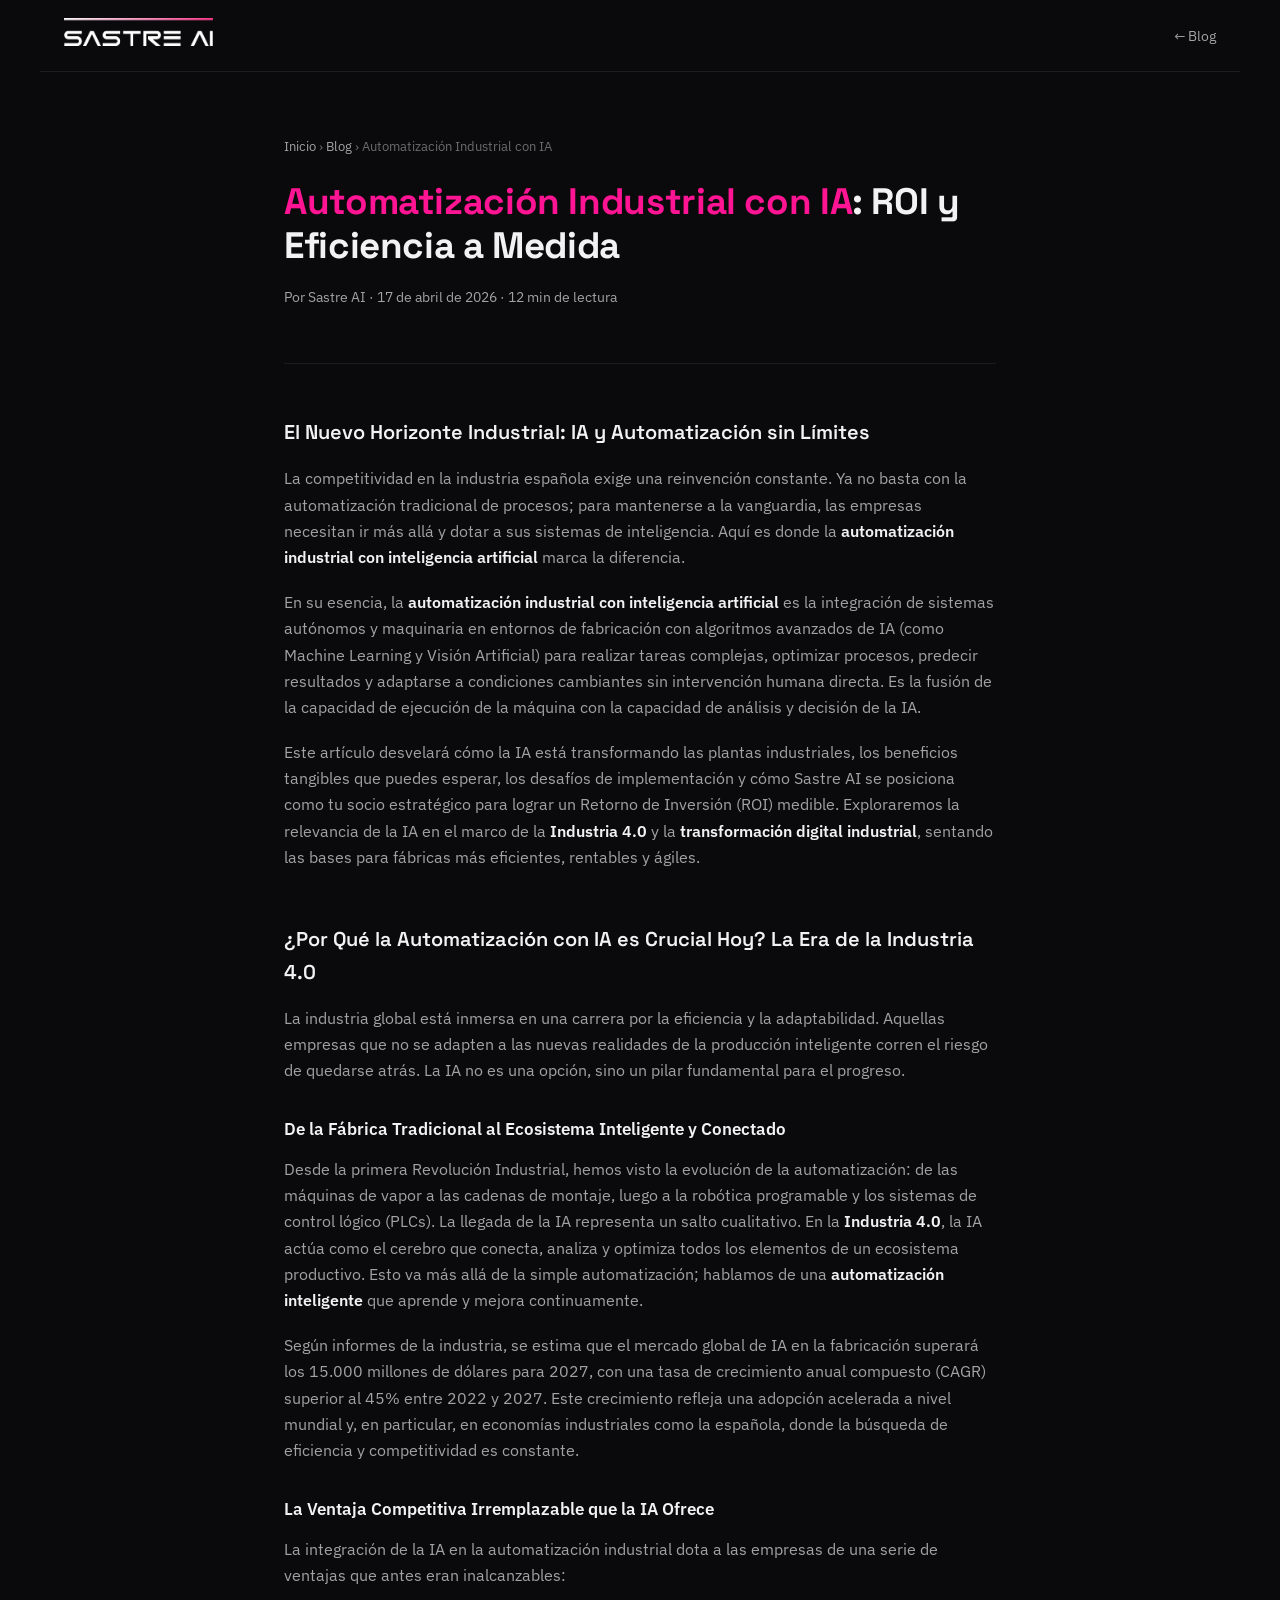
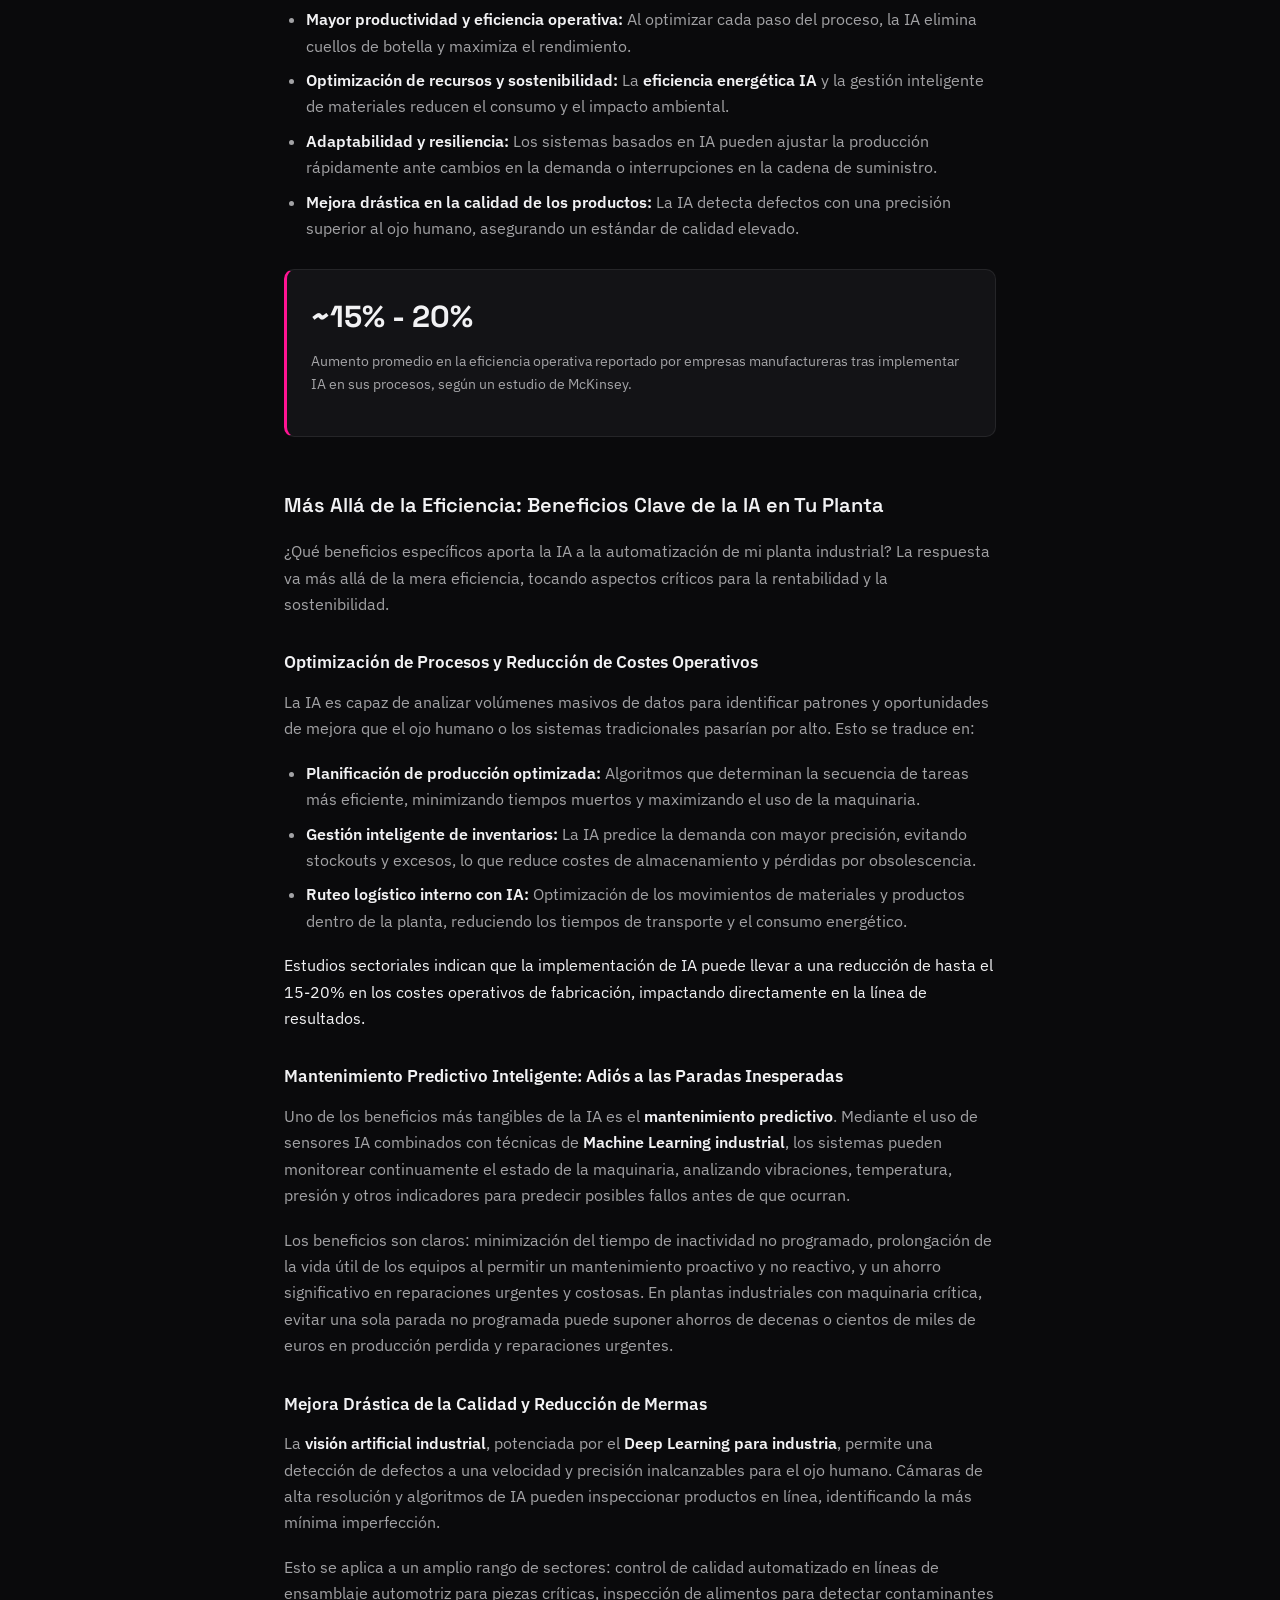
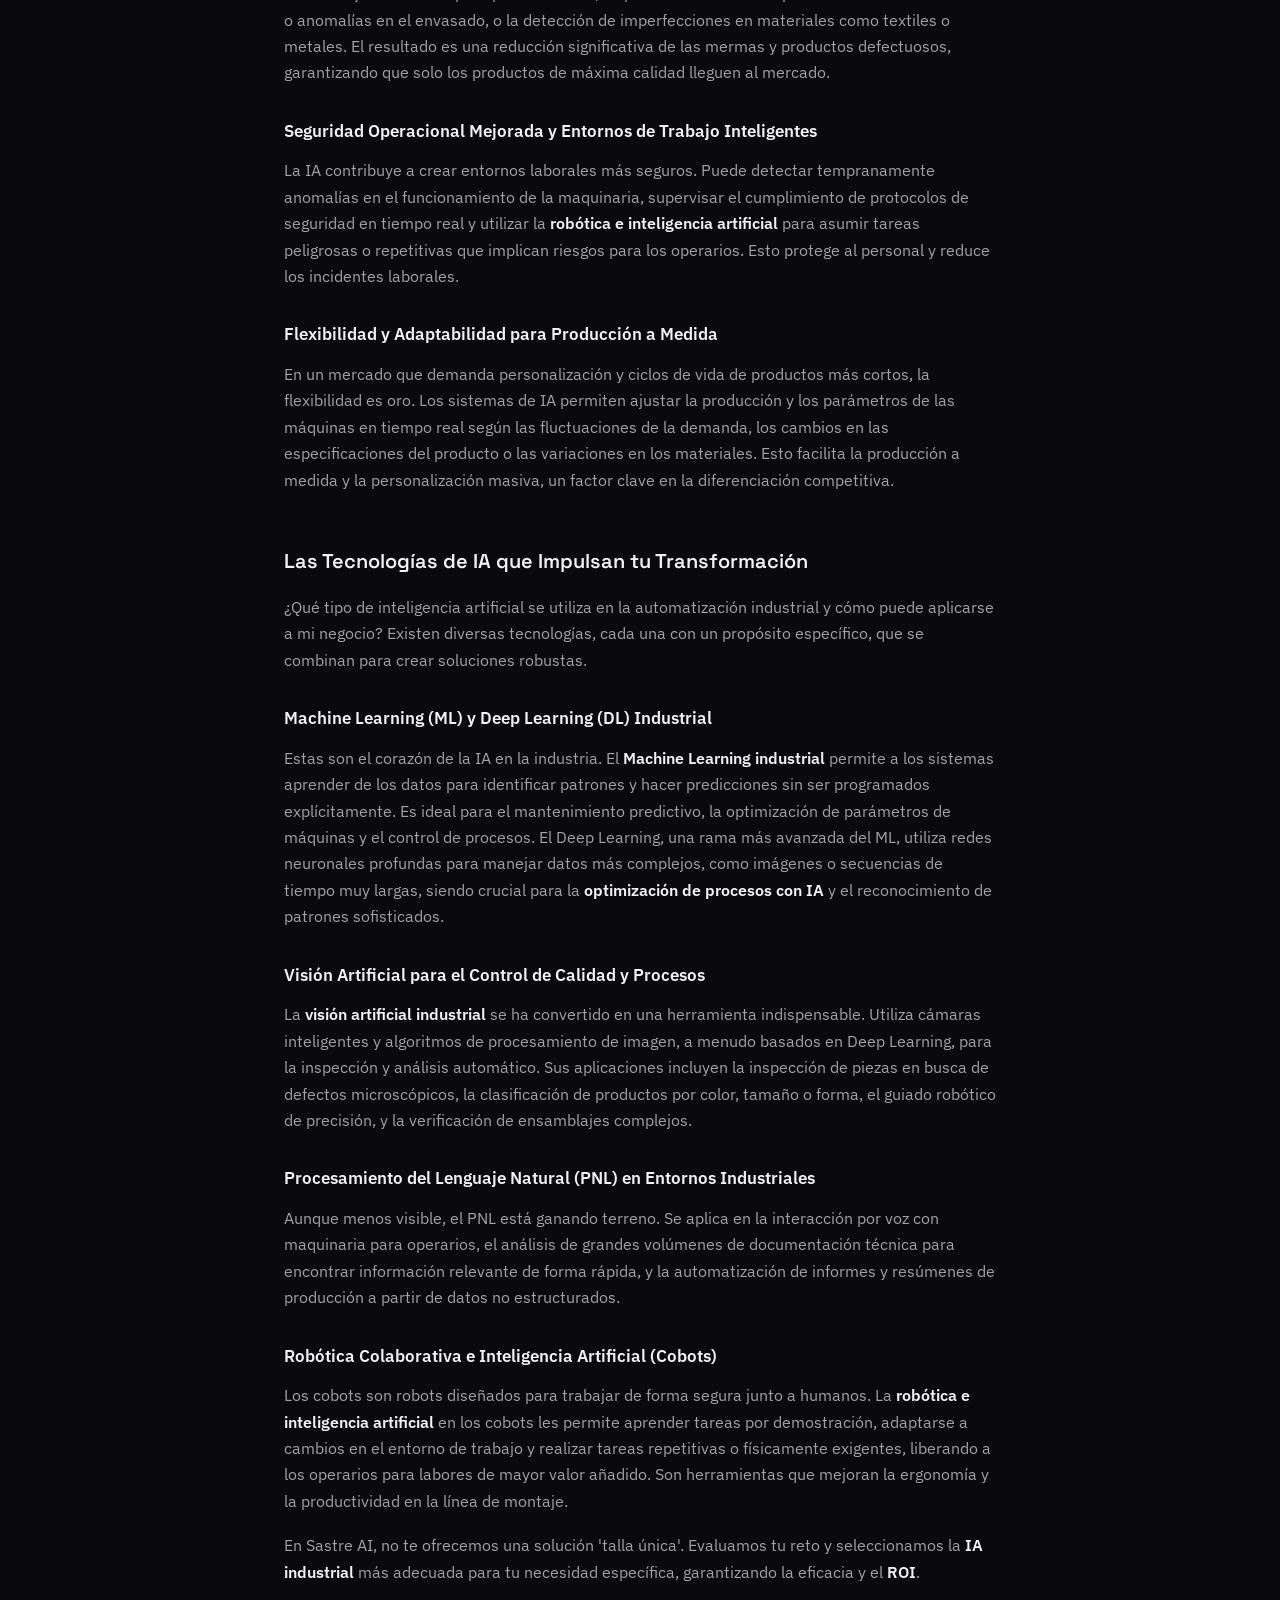
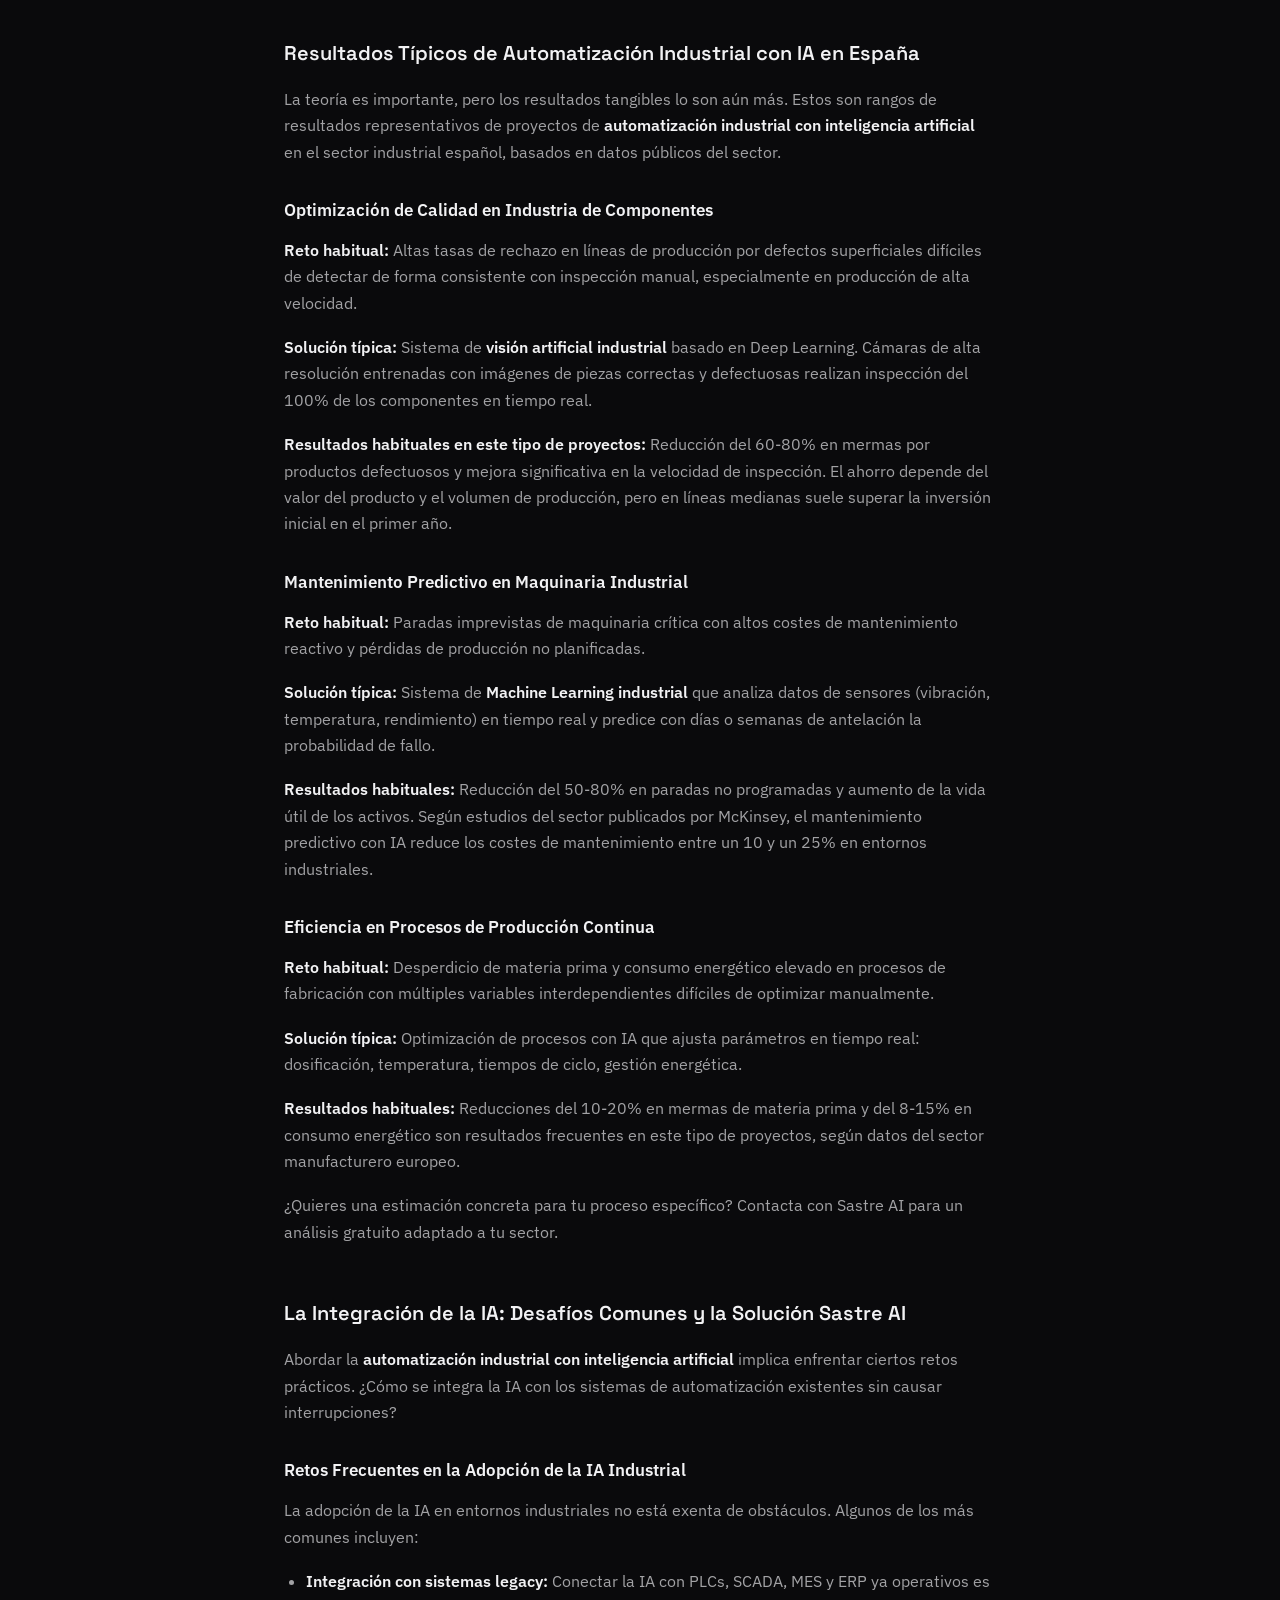
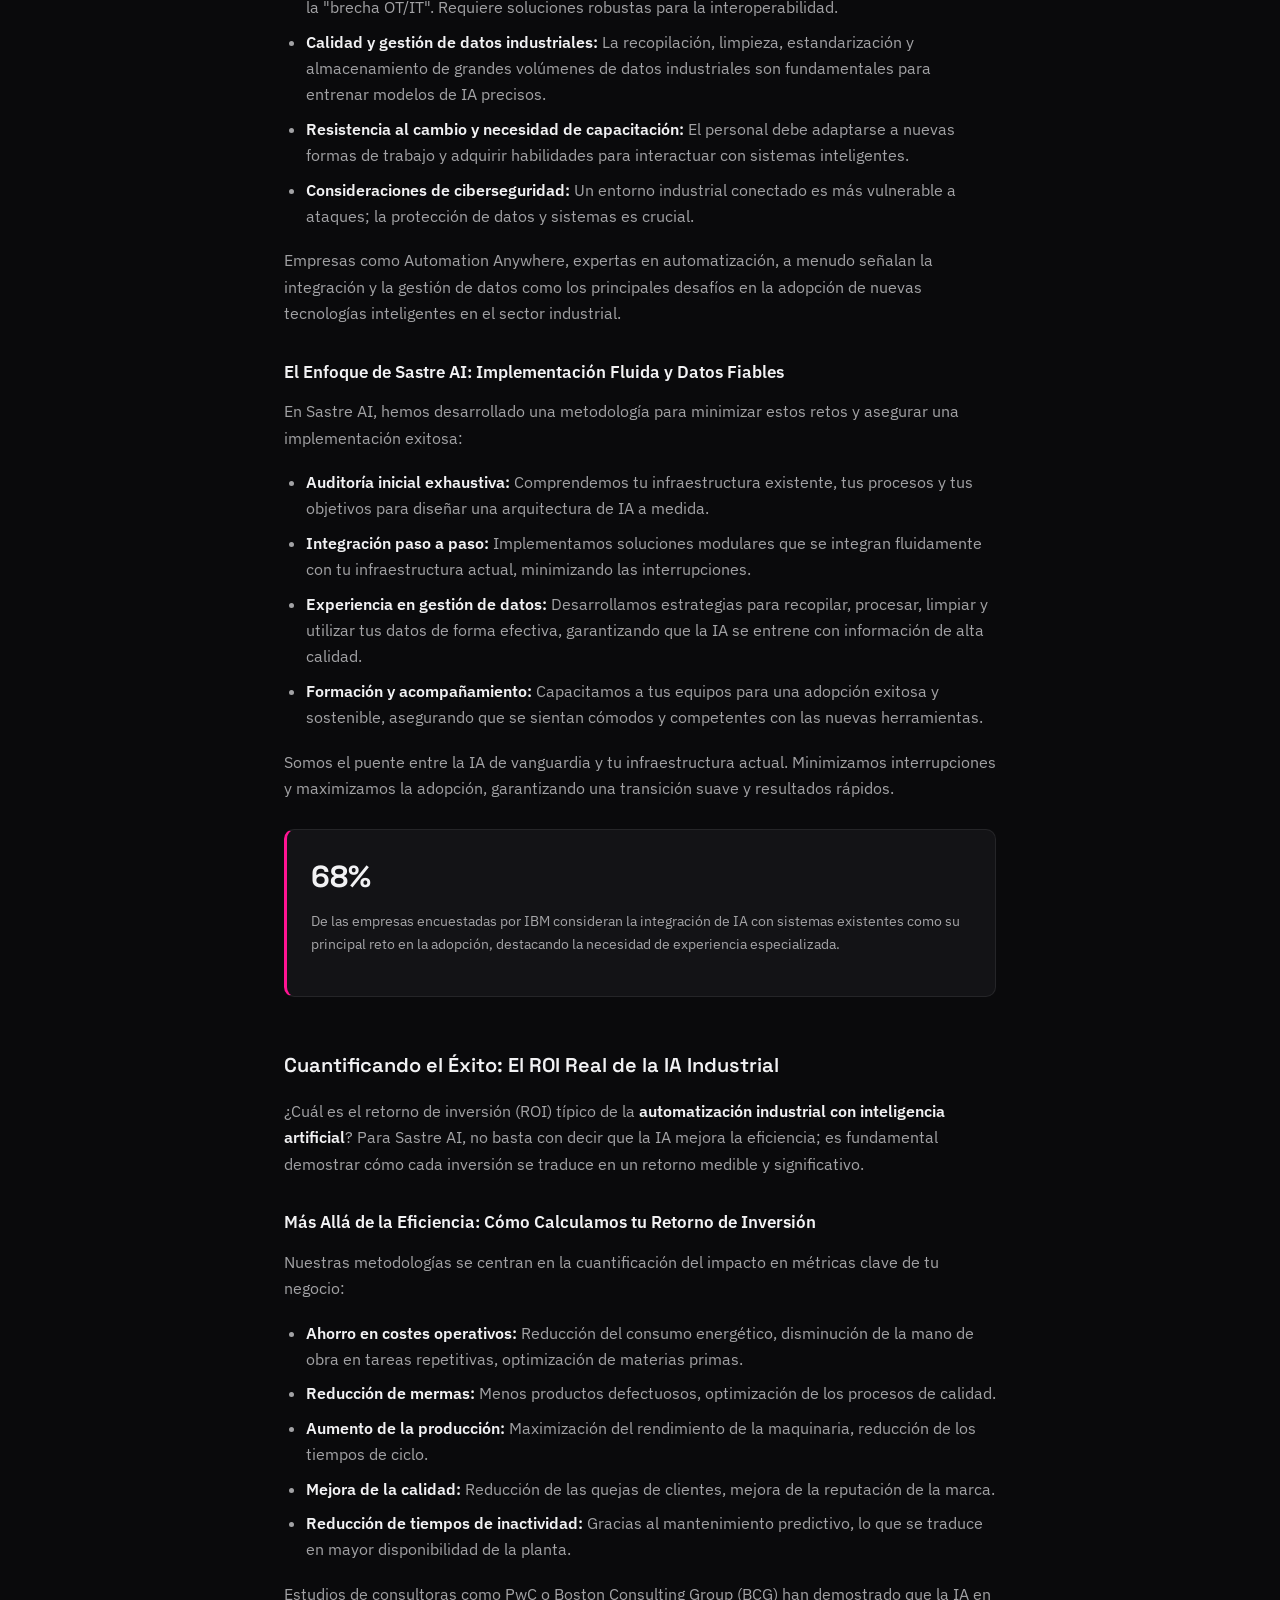
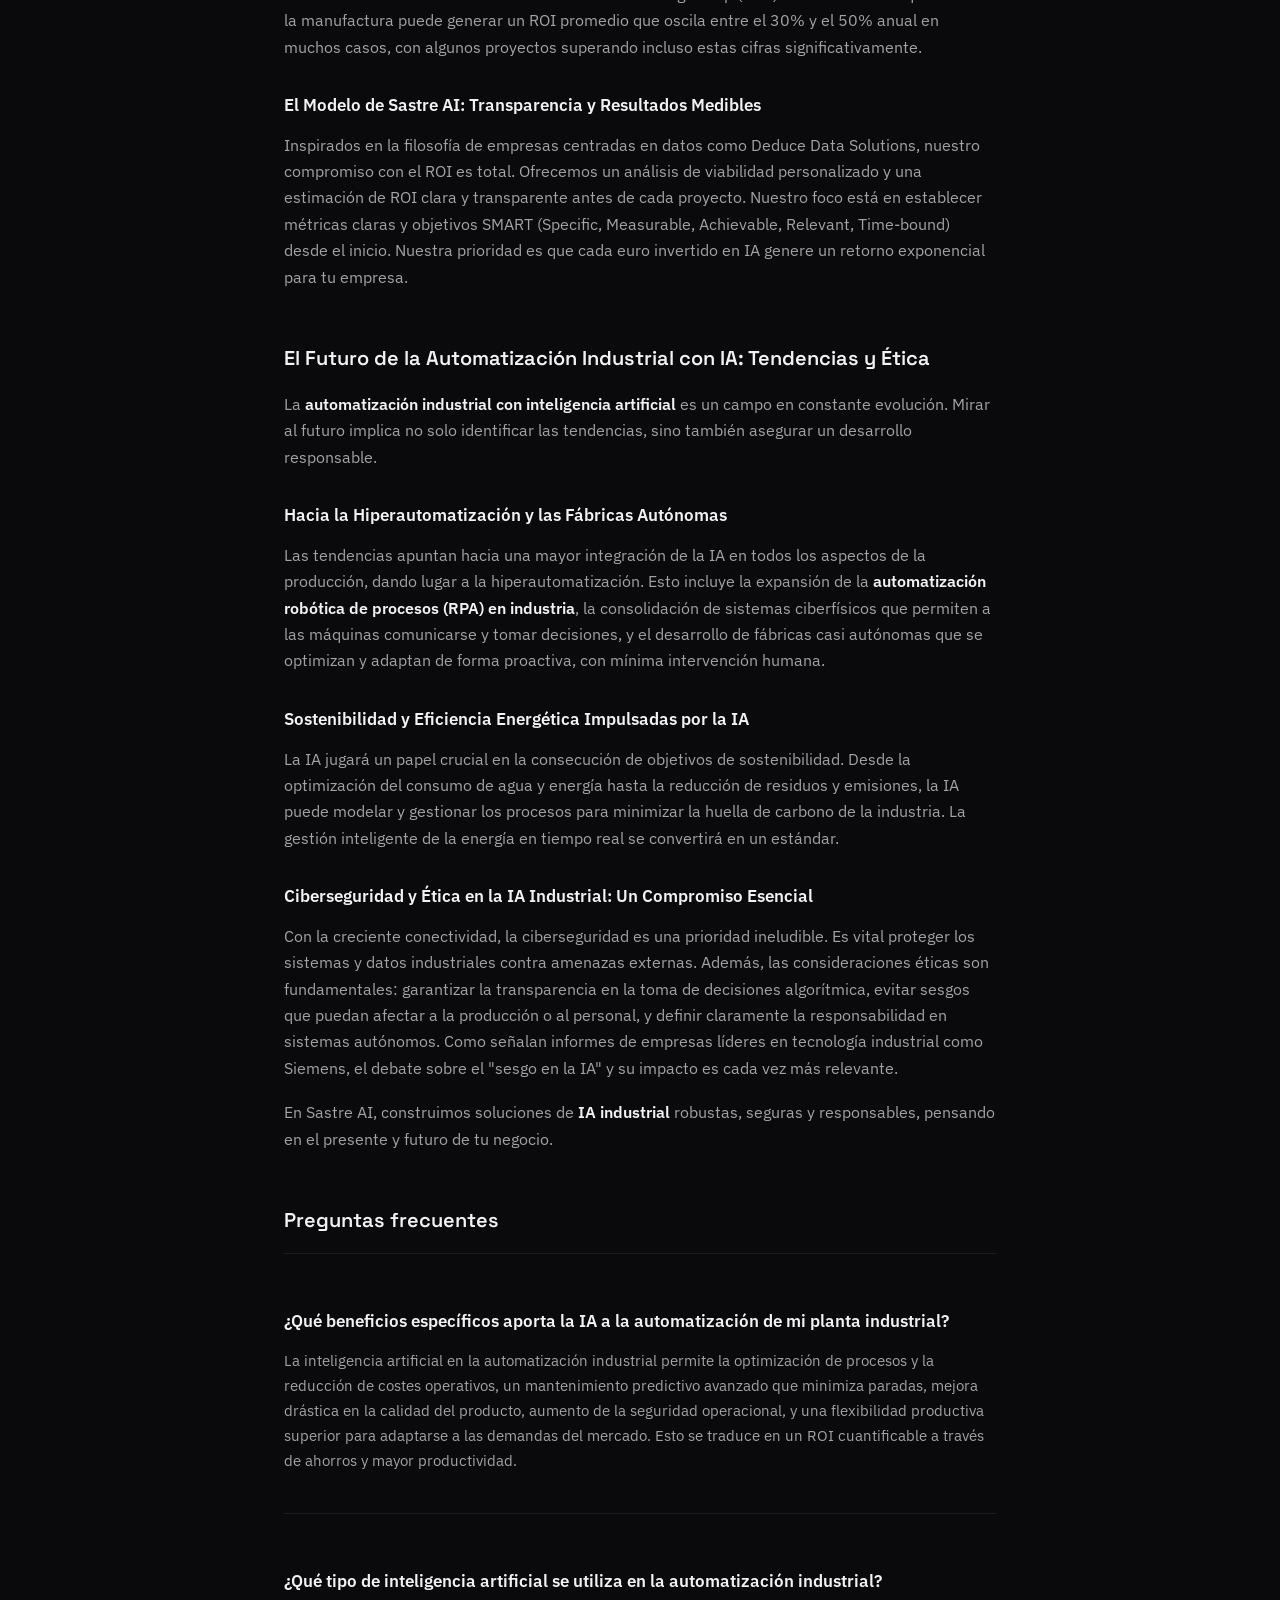
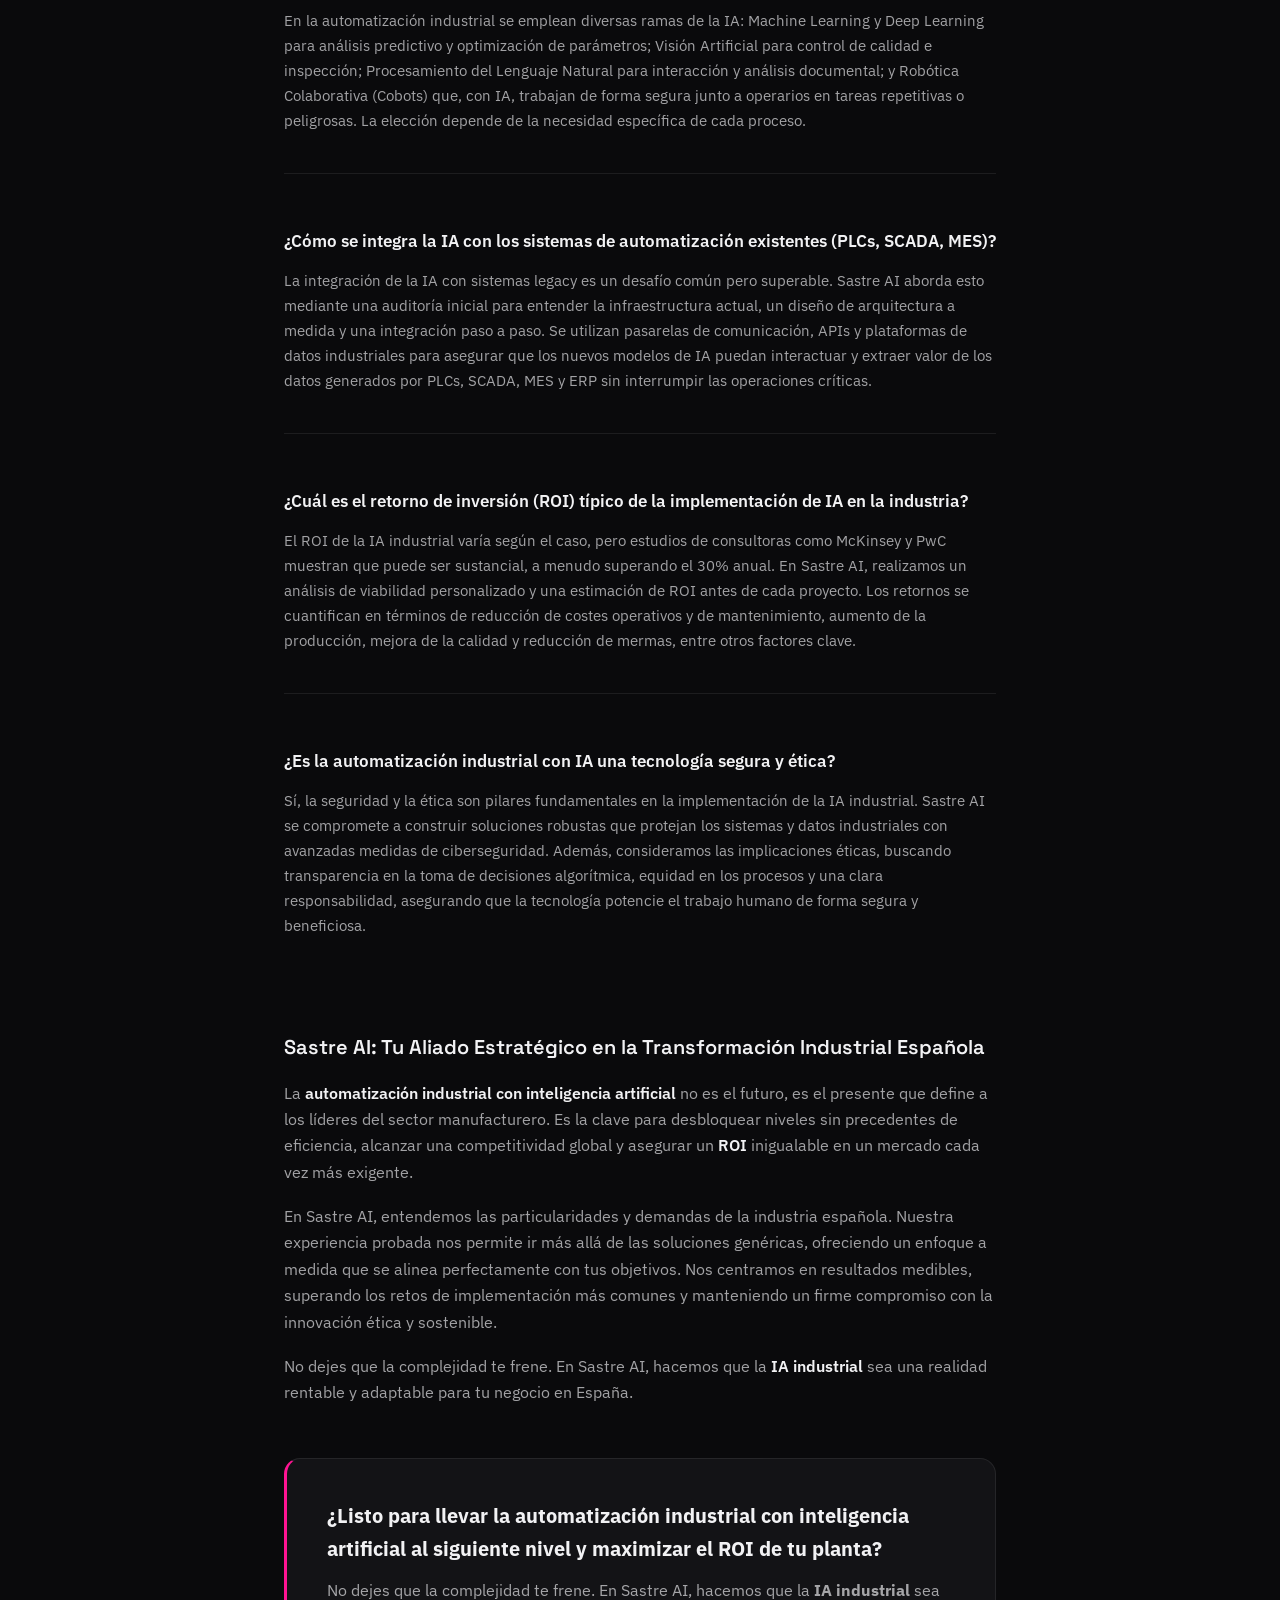
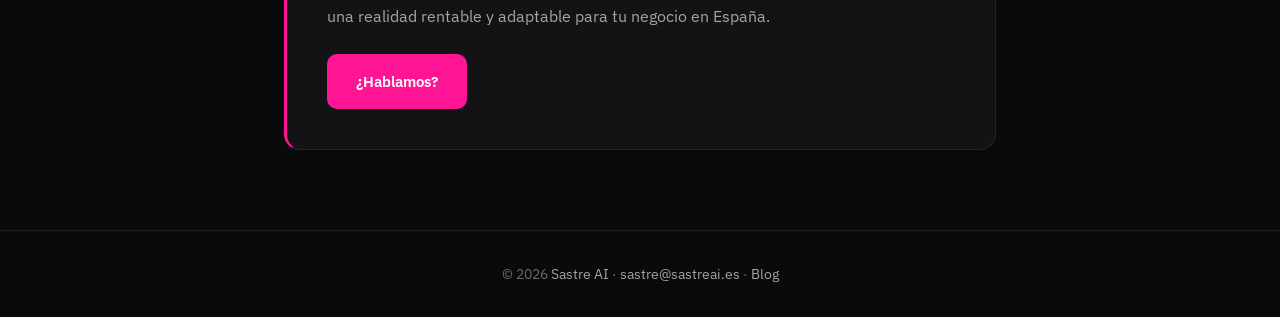
<file: blog/automatizacion-industrial-con-inteligencia-artificial/index.html>
<!DOCTYPE html>
<html lang="es">
<head>
  <meta charset="UTF-8" />
  <meta name="viewport" content="width=device-width, initial-scale=1.0" />
  <title>Automatización Industrial con IA: ROI y Eficiencia | Sastre AI</title>
  <meta name="description" content="Potencia tu automatización industrial con inteligencia artificial. Descubre cómo Sastre AI maximiza tu ROI y eficiencia con soluciones a medida para la industria. ¡Contáctanos!" />
  <link rel="canonical" href="https://sastreai.es/blog/automatizacion-industrial-con-inteligencia-artificial/" />
  <link rel="icon" type="image/x-icon" href="/favicon.ico" />
  <link rel="icon" type="image/png" sizes="32x32" href="/favicon-32x32.png" />
  <link rel="icon" type="image/png" sizes="16x16" href="/favicon-16x16.png" />
  <link rel="apple-touch-icon" sizes="180x180" href="/apple-touch-icon.png" />
  <meta property="og:title" content="Automatización Industrial con IA: ROI y Eficiencia a Medida" />
  <meta property="og:description" content="Potencia tu automatización industrial con inteligencia artificial. Descubre cómo Sastre AI maximiza tu ROI y eficiencia con soluciones a medida para la industria. ¡Contáctanos!" />
  <meta property="og:url" content="https://sastreai.es/blog/automatizacion-industrial-con-inteligencia-artificial/" />
  <meta property="og:type" content="article" />
  <script type="application/ld+json">
  {
    "@context": "https://schema.org",
    "@type": "Article",
    "headline": "Automatización Industrial con IA: ROI y Eficiencia a Medida",
    "description": "Potencia tu automatización industrial con inteligencia artificial. Descubre cómo Sastre AI maximiza tu ROI y eficiencia con soluciones a medida para la industria. ¡Contáctanos!",
    "author": {"@type": "Organization", "name": "Sastre AI"},
    "publisher": {"@type": "Organization", "name": "Sastre AI", "url": "https://sastreai.es"},
    "datePublished": "2026-04-17",
    "dateModified": "2026-04-17"
  }
  </script>
  <script type="application/ld+json">
  {
    "@context": "https://schema.org",
    "@type": "FAQPage",
    "mainEntity": [
      {
        "@type":"Question",
        "name":"¿Qué beneficios específicos aporta la IA a la automatización de mi planta industrial?",
        "acceptedAnswer":{
          "@type":"Answer",
          "text":"La inteligencia artificial en la automatización industrial permite la optimización de procesos y la reducción de costes operativos, un mantenimiento predictivo avanzado que minimiza paradas, mejora drástica en la calidad del producto, aumento de la seguridad operacional, y una flexibilidad productiva superior para adaptarse a las demandas del mercado. Esto se traduce en un ROI cuantificable a través de ahorros y mayor productividad."
        }
      },
      {
        "@type":"Question",
        "name":"¿Qué tipo de inteligencia artificial se utiliza en la automatización industrial?",
        "acceptedAnswer":{
          "@type":"Answer",
          "text":"En la automatización industrial se emplean diversas ramas de la IA: Machine Learning y Deep Learning para análisis predictivo y optimización de parámetros; Visión Artificial para control de calidad e inspección; Procesamiento del Lenguaje Natural para interacción y análisis documental; y Robótica Colaborativa (Cobots) que, con IA, trabajan de forma segura junto a operarios en tareas repetitivas o peligrosas. La elección depende de la necesidad específica de cada proceso."
        }
      },
      {
        "@type":"Question",
        "name":"¿Cómo se integra la IA con los sistemas de automatización existentes (PLCs, SCADA, MES)?",
        "acceptedAnswer":{
          "@type":"Answer",
          "text":"La integración de la IA con sistemas legacy es un desafío común pero superable. Sastre AI aborda esto mediante una auditoría inicial para entender la infraestructura actual, un diseño de arquitectura a medida y una integración paso a paso. Se utilizan pasarelas de comunicación, APIs y plataformas de datos industriales para asegurar que los nuevos modelos de IA puedan interactuar y extraer valor de los datos generados por PLCs, SCADA, MES y ERP sin interrumpir las operaciones críticas."
        }
      },
      {
        "@type":"Question",
        "name":"¿Cuál es el retorno de inversión (ROI) típico de la implementación de IA en la industria?",
        "acceptedAnswer":{
          "@type":"Answer",
          "text":"El ROI de la IA industrial varía según el caso, pero estudios de consultoras como McKinsey y PwC muestran que puede ser sustancial, a menudo superando el 30% anual. En Sastre AI, realizamos un análisis de viabilidad personalizado y una estimación de ROI antes de cada proyecto. Los retornos se cuantifican en términos de reducción de costes operativos y de mantenimiento, aumento de la producción, mejora de la calidad y reducción de mermas, entre otros factores clave."
        }
      },
      {
        "@type":"Question",
        "name":"¿Es la automatización industrial con IA una tecnología segura y ética?",
        "acceptedAnswer":{
          "@type":"Answer",
          "text":"Sí, la seguridad y la ética son pilares fundamentales en la implementación de la IA industrial. Sastre AI se compromete a construir soluciones robustas que protejan los sistemas y datos industriales con avanzadas medidas de ciberseguridad. Además, consideramos las implicaciones éticas, buscando transparencia en la toma de decisiones algorítmica, equidad en los procesos y una clara responsabilidad, asegurando que la tecnología potencie el trabajo humano de forma segura y beneficiosa."
        }
      }
    ]
  }
  </script>
  <link rel="preconnect" href="https://fonts.googleapis.com" />
  <link rel="preconnect" href="https://fonts.gstatic.com" crossorigin />
  <link href="https://fonts.googleapis.com/css2?family=Space+Grotesk:wght@500;600;700&family=IBM+Plex+Sans:wght@400;500;600&display=swap" rel="stylesheet" />
  <link rel="stylesheet" href="/assets/css/site.css" />
</head>
<body>
  <nav class="blog-nav">
    <a class="logo" href="https://sastreai.es"><img src="/Logos/secundario degradado transparente.png" alt="Sastre AI" /></a>
    <a class="back" href="https://sastreai.es/blog/">← Blog</a>
  </nav>

  <div class="article-container">
    <header class="article-head">
      <div class="breadcrumb"><a href="https://sastreai.es">Inicio</a> › <a href="https://sastreai.es/blog/">Blog</a> › Automatización Industrial con IA</div>
      <h1><span class="accent">Automatización Industrial con IA</span>: ROI y Eficiencia a Medida</h1>
      <p class="article-meta">Por Sastre AI · 17 de abril de 2026 · 12 min de lectura</p>
    </header>

    <hr class="separator" />

    <article class="post">
      <h2>El Nuevo Horizonte Industrial: IA y Automatización sin Límites</h2>
      <p>La competitividad en la industria española exige una reinvención constante. Ya no basta con la automatización tradicional de procesos; para mantenerse a la vanguardia, las empresas necesitan ir más allá y dotar a sus sistemas de inteligencia. Aquí es donde la <strong>automatización industrial con inteligencia artificial</strong> marca la diferencia.</p>
      <p>En su esencia, la <strong>automatización industrial con inteligencia artificial</strong> es la integración de sistemas autónomos y maquinaria en entornos de fabricación con algoritmos avanzados de IA (como Machine Learning y Visión Artificial) para realizar tareas complejas, optimizar procesos, predecir resultados y adaptarse a condiciones cambiantes sin intervención humana directa. Es la fusión de la capacidad de ejecución de la máquina con la capacidad de análisis y decisión de la IA.</p>
      <p>Este artículo desvelará cómo la IA está transformando las plantas industriales, los beneficios tangibles que puedes esperar, los desafíos de implementación y cómo Sastre AI se posiciona como tu socio estratégico para lograr un Retorno de Inversión (ROI) medible. Exploraremos la relevancia de la IA en el marco de la <strong>Industria 4.0</strong> y la <strong>transformación digital industrial</strong>, sentando las bases para fábricas más eficientes, rentables y ágiles.</p>

      <h2>¿Por Qué la Automatización con IA es Crucial Hoy? La Era de la Industria 4.0</h2>
      <p>La industria global está inmersa en una carrera por la eficiencia y la adaptabilidad. Aquellas empresas que no se adapten a las nuevas realidades de la producción inteligente corren el riesgo de quedarse atrás. La IA no es una opción, sino un pilar fundamental para el progreso.</p>

      <h3>De la Fábrica Tradicional al Ecosistema Inteligente y Conectado</h3>
      <p>Desde la primera Revolución Industrial, hemos visto la evolución de la automatización: de las máquinas de vapor a las cadenas de montaje, luego a la robótica programable y los sistemas de control lógico (PLCs). La llegada de la IA representa un salto cualitativo. En la <strong>Industria 4.0</strong>, la IA actúa como el cerebro que conecta, analiza y optimiza todos los elementos de un ecosistema productivo. Esto va más allá de la simple automatización; hablamos de una <strong>automatización inteligente</strong> que aprende y mejora continuamente.</p>
      <p>Según informes de la industria, se estima que el mercado global de IA en la fabricación superará los 15.000 millones de dólares para 2027, con una tasa de crecimiento anual compuesto (CAGR) superior al 45% entre 2022 y 2027. Este crecimiento refleja una adopción acelerada a nivel mundial y, en particular, en economías industriales como la española, donde la búsqueda de eficiencia y competitividad es constante.</p>

      <h3>La Ventaja Competitiva Irremplazable que la IA Ofrece</h3>
      <p>La integración de la IA en la automatización industrial dota a las empresas de una serie de ventajas que antes eran inalcanzables:</p>
      <ul>
        <li><strong>Mayor productividad y eficiencia operativa:</strong> Al optimizar cada paso del proceso, la IA elimina cuellos de botella y maximiza el rendimiento.</li>
        <li><strong>Optimización de recursos y sostenibilidad:</strong> La <strong>eficiencia energética IA</strong> y la gestión inteligente de materiales reducen el consumo y el impacto ambiental.</li>
        <li><strong>Adaptabilidad y resiliencia:</strong> Los sistemas basados en IA pueden ajustar la producción rápidamente ante cambios en la demanda o interrupciones en la cadena de suministro.</li>
        <li><strong>Mejora drástica en la calidad de los productos:</strong> La IA detecta defectos con una precisión superior al ojo humano, asegurando un estándar de calidad elevado.</li>
      </ul>

      <div class="stat-block">
        <div class="number">~15% - 20%</div>
        <p>Aumento promedio en la eficiencia operativa reportado por empresas manufactureras tras implementar IA en sus procesos, según un estudio de McKinsey.</p>
      </div>

      <h2>Más Allá de la Eficiencia: Beneficios Clave de la IA en Tu Planta</h2>
      <p>¿Qué beneficios específicos aporta la IA a la automatización de mi planta industrial? La respuesta va más allá de la mera eficiencia, tocando aspectos críticos para la rentabilidad y la sostenibilidad.</p>

      <h3>Optimización de Procesos y Reducción de Costes Operativos</h3>
      <p>La IA es capaz de analizar volúmenes masivos de datos para identificar patrones y oportunidades de mejora que el ojo humano o los sistemas tradicionales pasarían por alto. Esto se traduce en:
      <ul>
        <li><strong>Planificación de producción optimizada:</strong> Algoritmos que determinan la secuencia de tareas más eficiente, minimizando tiempos muertos y maximizando el uso de la maquinaria.</li>
        <li><strong>Gestión inteligente de inventarios:</strong> La IA predice la demanda con mayor precisión, evitando stockouts y excesos, lo que reduce costes de almacenamiento y pérdidas por obsolescencia.</li>
        <li><strong>Ruteo logístico interno con IA:</strong> Optimización de los movimientos de materiales y productos dentro de la planta, reduciendo los tiempos de transporte y el consumo energético.</li>
      </ul>
      Estudios sectoriales indican que la implementación de IA puede llevar a una reducción de hasta el 15-20% en los costes operativos de fabricación, impactando directamente en la línea de resultados.</p>

      <h3>Mantenimiento Predictivo Inteligente: Adiós a las Paradas Inesperadas</h3>
      <p>Uno de los beneficios más tangibles de la IA es el <strong>mantenimiento predictivo</strong>. Mediante el uso de sensores IA combinados con técnicas de <strong>Machine Learning industrial</strong>, los sistemas pueden monitorear continuamente el estado de la maquinaria, analizando vibraciones, temperatura, presión y otros indicadores para predecir posibles fallos antes de que ocurran.</p>
      <p>Los beneficios son claros: minimización del tiempo de inactividad no programado, prolongación de la vida útil de los equipos al permitir un mantenimiento proactivo y no reactivo, y un ahorro significativo en reparaciones urgentes y costosas. En plantas industriales con maquinaria crítica, evitar una sola parada no programada puede suponer ahorros de decenas o cientos de miles de euros en producción perdida y reparaciones urgentes.</p>

      <h3>Mejora Drástica de la Calidad y Reducción de Mermas</h3>
      <p>La <strong>visión artificial industrial</strong>, potenciada por el <strong>Deep Learning para industria</strong>, permite una detección de defectos a una velocidad y precisión inalcanzables para el ojo humano. Cámaras de alta resolución y algoritmos de IA pueden inspeccionar productos en línea, identificando la más mínima imperfección.</p>
      <p>Esto se aplica a un amplio rango de sectores: control de calidad automatizado en líneas de ensamblaje automotriz para piezas críticas, inspección de alimentos para detectar contaminantes o anomalías en el envasado, o la detección de imperfecciones en materiales como textiles o metales. El resultado es una reducción significativa de las mermas y productos defectuosos, garantizando que solo los productos de máxima calidad lleguen al mercado.</p>

      <h3>Seguridad Operacional Mejorada y Entornos de Trabajo Inteligentes</h3>
      <p>La IA contribuye a crear entornos laborales más seguros. Puede detectar tempranamente anomalías en el funcionamiento de la maquinaria, supervisar el cumplimiento de protocolos de seguridad en tiempo real y utilizar la <strong>robótica e inteligencia artificial</strong> para asumir tareas peligrosas o repetitivas que implican riesgos para los operarios. Esto protege al personal y reduce los incidentes laborales.</p>

      <h3>Flexibilidad y Adaptabilidad para Producción a Medida</h3>
      <p>En un mercado que demanda personalización y ciclos de vida de productos más cortos, la flexibilidad es oro. Los sistemas de IA permiten ajustar la producción y los parámetros de las máquinas en tiempo real según las fluctuaciones de la demanda, los cambios en las especificaciones del producto o las variaciones en los materiales. Esto facilita la producción a medida y la personalización masiva, un factor clave en la diferenciación competitiva.</p>

      <h2>Las Tecnologías de IA que Impulsan tu Transformación</h2>
      <p>¿Qué tipo de inteligencia artificial se utiliza en la automatización industrial y cómo puede aplicarse a mi negocio? Existen diversas tecnologías, cada una con un propósito específico, que se combinan para crear soluciones robustas.</p>

      <h3>Machine Learning (ML) y Deep Learning (DL) Industrial</h3>
      <p>Estas son el corazón de la IA en la industria. El <strong>Machine Learning industrial</strong> permite a los sistemas aprender de los datos para identificar patrones y hacer predicciones sin ser programados explícitamente. Es ideal para el mantenimiento predictivo, la optimización de parámetros de máquinas y el control de procesos. El Deep Learning, una rama más avanzada del ML, utiliza redes neuronales profundas para manejar datos más complejos, como imágenes o secuencias de tiempo muy largas, siendo crucial para la <strong>optimización de procesos con IA</strong> y el reconocimiento de patrones sofisticados.</p>

      <h3>Visión Artificial para el Control de Calidad y Procesos</h3>
      <p>La <strong>visión artificial industrial</strong> se ha convertido en una herramienta indispensable. Utiliza cámaras inteligentes y algoritmos de procesamiento de imagen, a menudo basados en Deep Learning, para la inspección y análisis automático. Sus aplicaciones incluyen la inspección de piezas en busca de defectos microscópicos, la clasificación de productos por color, tamaño o forma, el guiado robótico de precisión, y la verificación de ensamblajes complejos.</p>

      <h3>Procesamiento del Lenguaje Natural (PNL) en Entornos Industriales</h3>
      <p>Aunque menos visible, el PNL está ganando terreno. Se aplica en la interacción por voz con maquinaria para operarios, el análisis de grandes volúmenes de documentación técnica para encontrar información relevante de forma rápida, y la automatización de informes y resúmenes de producción a partir de datos no estructurados.</p>

      <h3>Robótica Colaborativa e Inteligencia Artificial (Cobots)</h3>
      <p>Los cobots son robots diseñados para trabajar de forma segura junto a humanos. La <strong>robótica e inteligencia artificial</strong> en los cobots les permite aprender tareas por demostración, adaptarse a cambios en el entorno de trabajo y realizar tareas repetitivas o físicamente exigentes, liberando a los operarios para labores de mayor valor añadido. Son herramientas que mejoran la ergonomía y la productividad en la línea de montaje.</p>
      <p>En Sastre AI, no te ofrecemos una solución 'talla única'. Evaluamos tu reto y seleccionamos la <strong>IA industrial</strong> más adecuada para tu necesidad específica, garantizando la eficacia y el <strong>ROI</strong>.</p>

      <h2>Resultados Típicos de Automatización Industrial con IA en España</h2>
      <p>La teoría es importante, pero los resultados tangibles lo son aún más. Estos son rangos de resultados representativos de proyectos de <strong>automatización industrial con inteligencia artificial</strong> en el sector industrial español, basados en datos públicos del sector.</p>

      <h3>Optimización de Calidad en Industria de Componentes</h3>
      <p><strong>Reto habitual:</strong> Altas tasas de rechazo en líneas de producción por defectos superficiales difíciles de detectar de forma consistente con inspección manual, especialmente en producción de alta velocidad.</p>
      <p><strong>Solución típica:</strong> Sistema de <strong>visión artificial industrial</strong> basado en Deep Learning. Cámaras de alta resolución entrenadas con imágenes de piezas correctas y defectuosas realizan inspección del 100% de los componentes en tiempo real.</p>
      <p><strong>Resultados habituales en este tipo de proyectos:</strong> Reducción del 60-80% en mermas por productos defectuosos y mejora significativa en la velocidad de inspección. El ahorro depende del valor del producto y el volumen de producción, pero en líneas medianas suele superar la inversión inicial en el primer año.</p>

      <h3>Mantenimiento Predictivo en Maquinaria Industrial</h3>
      <p><strong>Reto habitual:</strong> Paradas imprevistas de maquinaria crítica con altos costes de mantenimiento reactivo y pérdidas de producción no planificadas.</p>
      <p><strong>Solución típica:</strong> Sistema de <strong>Machine Learning industrial</strong> que analiza datos de sensores (vibración, temperatura, rendimiento) en tiempo real y predice con días o semanas de antelación la probabilidad de fallo.</p>
      <p><strong>Resultados habituales:</strong> Reducción del 50-80% en paradas no programadas y aumento de la vida útil de los activos. Según estudios del sector publicados por McKinsey, el mantenimiento predictivo con IA reduce los costes de mantenimiento entre un 10 y un 25% en entornos industriales.</p>

      <h3>Eficiencia en Procesos de Producción Continua</h3>
      <p><strong>Reto habitual:</strong> Desperdicio de materia prima y consumo energético elevado en procesos de fabricación con múltiples variables interdependientes difíciles de optimizar manualmente.</p>
      <p><strong>Solución típica:</strong> Optimización de procesos con IA que ajusta parámetros en tiempo real: dosificación, temperatura, tiempos de ciclo, gestión energética.</p>
      <p><strong>Resultados habituales:</strong> Reducciones del 10-20% en mermas de materia prima y del 8-15% en consumo energético son resultados frecuentes en este tipo de proyectos, según datos del sector manufacturero europeo.</p>
      <p>¿Quieres una estimación concreta para tu proceso específico? Contacta con Sastre AI para un análisis gratuito adaptado a tu sector.</p>

      <h2>La Integración de la IA: Desafíos Comunes y la Solución Sastre AI</h2>
      <p>Abordar la <strong>automatización industrial con inteligencia artificial</strong> implica enfrentar ciertos retos prácticos. ¿Cómo se integra la IA con los sistemas de automatización existentes sin causar interrupciones?</p>

      <h3>Retos Frecuentes en la Adopción de la IA Industrial</h3>
      <p>La adopción de la IA en entornos industriales no está exenta de obstáculos. Algunos de los más comunes incluyen:</p>
      <ul>
        <li><strong>Integración con sistemas legacy:</strong> Conectar la IA con PLCs, SCADA, MES y ERP ya operativos es la "brecha OT/IT". Requiere soluciones robustas para la interoperabilidad.</li>
        <li><strong>Calidad y gestión de datos industriales:</strong> La recopilación, limpieza, estandarización y almacenamiento de grandes volúmenes de datos industriales son fundamentales para entrenar modelos de IA precisos.</li>
        <li><strong>Resistencia al cambio y necesidad de capacitación:</strong> El personal debe adaptarse a nuevas formas de trabajo y adquirir habilidades para interactuar con sistemas inteligentes.</li>
        <li><strong>Consideraciones de ciberseguridad:</strong> Un entorno industrial conectado es más vulnerable a ataques; la protección de datos y sistemas es crucial.</li>
      </ul>
      <p>Empresas como Automation Anywhere, expertas en automatización, a menudo señalan la integración y la gestión de datos como los principales desafíos en la adopción de nuevas tecnologías inteligentes en el sector industrial.</p>

      <h3>El Enfoque de Sastre AI: Implementación Fluida y Datos Fiables</h3>
      <p>En Sastre AI, hemos desarrollado una metodología para minimizar estos retos y asegurar una implementación exitosa:</p>
      <ul>
        <li><strong>Auditoría inicial exhaustiva:</strong> Comprendemos tu infraestructura existente, tus procesos y tus objetivos para diseñar una arquitectura de IA a medida.</li>
        <li><strong>Integración paso a paso:</strong> Implementamos soluciones modulares que se integran fluidamente con tu infraestructura actual, minimizando las interrupciones.</li>
        <li><strong>Experiencia en gestión de datos:</strong> Desarrollamos estrategias para recopilar, procesar, limpiar y utilizar tus datos de forma efectiva, garantizando que la IA se entrene con información de alta calidad.</li>
        <li><strong>Formación y acompañamiento:</strong> Capacitamos a tus equipos para una adopción exitosa y sostenible, asegurando que se sientan cómodos y competentes con las nuevas herramientas.</li>
      </ul>
      <p>Somos el puente entre la IA de vanguardia y tu infraestructura actual. Minimizamos interrupciones y maximizamos la adopción, garantizando una transición suave y resultados rápidos.</p>

      <div class="stat-block">
        <div class="number">68%</div>
        <p>De las empresas encuestadas por IBM consideran la integración de IA con sistemas existentes como su principal reto en la adopción, destacando la necesidad de experiencia especializada.</p>
      </div>

      <h2>Cuantificando el Éxito: El ROI Real de la IA Industrial</h2>
      <p>¿Cuál es el retorno de inversión (ROI) típico de la <strong>automatización industrial con inteligencia artificial</strong>? Para Sastre AI, no basta con decir que la IA mejora la eficiencia; es fundamental demostrar cómo cada inversión se traduce en un retorno medible y significativo.</p>

      <h3>Más Allá de la Eficiencia: Cómo Calculamos tu Retorno de Inversión</h3>
      <p>Nuestras metodologías se centran en la cuantificación del impacto en métricas clave de tu negocio:</p>
      <ul>
        <li><strong>Ahorro en costes operativos:</strong> Reducción del consumo energético, disminución de la mano de obra en tareas repetitivas, optimización de materias primas.</li>
        <li><strong>Reducción de mermas:</strong> Menos productos defectuosos, optimización de los procesos de calidad.</li>
        <li><strong>Aumento de la producción:</strong> Maximización del rendimiento de la maquinaria, reducción de los tiempos de ciclo.</li>
        <li><strong>Mejora de la calidad:</strong> Reducción de las quejas de clientes, mejora de la reputación de la marca.</li>
        <li><strong>Reducción de tiempos de inactividad:</strong> Gracias al mantenimiento predictivo, lo que se traduce en mayor disponibilidad de la planta.</li>
      </ul>
      <p>Estudios de consultoras como PwC o Boston Consulting Group (BCG) han demostrado que la IA en la manufactura puede generar un ROI promedio que oscila entre el 30% y el 50% anual en muchos casos, con algunos proyectos superando incluso estas cifras significativamente.</p>

      <h3>El Modelo de Sastre AI: Transparencia y Resultados Medibles</h3>
      <p>Inspirados en la filosofía de empresas centradas en datos como Deduce Data Solutions, nuestro compromiso con el ROI es total. Ofrecemos un análisis de viabilidad personalizado y una estimación de ROI clara y transparente antes de cada proyecto. Nuestro foco está en establecer métricas claras y objetivos SMART (Specific, Measurable, Achievable, Relevant, Time-bound) desde el inicio. Nuestra prioridad es que cada euro invertido en IA genere un retorno exponencial para tu empresa.</p>

      <h2>El Futuro de la Automatización Industrial con IA: Tendencias y Ética</h2>
      <p>La <strong>automatización industrial con inteligencia artificial</strong> es un campo en constante evolución. Mirar al futuro implica no solo identificar las tendencias, sino también asegurar un desarrollo responsable.</p>

      <h3>Hacia la Hiperautomatización y las Fábricas Autónomas</h3>
      <p>Las tendencias apuntan hacia una mayor integración de la IA en todos los aspectos de la producción, dando lugar a la hiperautomatización. Esto incluye la expansión de la <strong>automatización robótica de procesos (RPA) en industria</strong>, la consolidación de sistemas ciberfísicos que permiten a las máquinas comunicarse y tomar decisiones, y el desarrollo de fábricas casi autónomas que se optimizan y adaptan de forma proactiva, con mínima intervención humana.</p>

      <h3>Sostenibilidad y Eficiencia Energética Impulsadas por la IA</h3>
      <p>La IA jugará un papel crucial en la consecución de objetivos de sostenibilidad. Desde la optimización del consumo de agua y energía hasta la reducción de residuos y emisiones, la IA puede modelar y gestionar los procesos para minimizar la huella de carbono de la industria. La gestión inteligente de la energía en tiempo real se convertirá en un estándar.</p>

      <h3>Ciberseguridad y Ética en la IA Industrial: Un Compromiso Esencial</h3>
      <p>Con la creciente conectividad, la ciberseguridad es una prioridad ineludible. Es vital proteger los sistemas y datos industriales contra amenazas externas. Además, las consideraciones éticas son fundamentales: garantizar la transparencia en la toma de decisiones algorítmica, evitar sesgos que puedan afectar a la producción o al personal, y definir claramente la responsabilidad en sistemas autónomos. Como señalan informes de empresas líderes en tecnología industrial como Siemens, el debate sobre el "sesgo en la IA" y su impacto es cada vez más relevante.</p>
      <p>En Sastre AI, construimos soluciones de <strong>IA industrial</strong> robustas, seguras y responsables, pensando en el presente y futuro de tu negocio.</p>

      <h2>Preguntas frecuentes</h2>

      <div class="faq-item">
        <h3>¿Qué beneficios específicos aporta la IA a la automatización de mi planta industrial?</h3>
        <p>La inteligencia artificial en la automatización industrial permite la optimización de procesos y la reducción de costes operativos, un mantenimiento predictivo avanzado que minimiza paradas, mejora drástica en la calidad del producto, aumento de la seguridad operacional, y una flexibilidad productiva superior para adaptarse a las demandas del mercado. Esto se traduce en un ROI cuantificable a través de ahorros y mayor productividad.</p>
      </div>

      <div class="faq-item">
        <h3>¿Qué tipo de inteligencia artificial se utiliza en la automatización industrial?</h3>
        <p>En la automatización industrial se emplean diversas ramas de la IA: Machine Learning y Deep Learning para análisis predictivo y optimización de parámetros; Visión Artificial para control de calidad e inspección; Procesamiento del Lenguaje Natural para interacción y análisis documental; y Robótica Colaborativa (Cobots) que, con IA, trabajan de forma segura junto a operarios en tareas repetitivas o peligrosas. La elección depende de la necesidad específica de cada proceso.</p>
      </div>

      <div class="faq-item">
        <h3>¿Cómo se integra la IA con los sistemas de automatización existentes (PLCs, SCADA, MES)?</h3>
        <p>La integración de la IA con sistemas legacy es un desafío común pero superable. Sastre AI aborda esto mediante una auditoría inicial para entender la infraestructura actual, un diseño de arquitectura a medida y una integración paso a paso. Se utilizan pasarelas de comunicación, APIs y plataformas de datos industriales para asegurar que los nuevos modelos de IA puedan interactuar y extraer valor de los datos generados por PLCs, SCADA, MES y ERP sin interrumpir las operaciones críticas.</p>
      </div>

      <div class="faq-item">
        <h3>¿Cuál es el retorno de inversión (ROI) típico de la implementación de IA en la industria?</h3>
        <p>El ROI de la IA industrial varía según el caso, pero estudios de consultoras como McKinsey y PwC muestran que puede ser sustancial, a menudo superando el 30% anual. En Sastre AI, realizamos un análisis de viabilidad personalizado y una estimación de ROI antes de cada proyecto. Los retornos se cuantifican en términos de reducción de costes operativos y de mantenimiento, aumento de la producción, mejora de la calidad y reducción de mermas, entre otros factores clave.</p>
      </div>

      <div class="faq-item">
        <h3>¿Es la automatización industrial con IA una tecnología segura y ética?</h3>
        <p>Sí, la seguridad y la ética son pilares fundamentales en la implementación de la IA industrial. Sastre AI se compromete a construir soluciones robustas que protejan los sistemas y datos industriales con avanzadas medidas de ciberseguridad. Además, consideramos las implicaciones éticas, buscando transparencia en la toma de decisiones algorítmica, equidad en los procesos y una clara responsabilidad, asegurando que la tecnología potencie el trabajo humano de forma segura y beneficiosa.</p>
      </div>

      <h2>Sastre AI: Tu Aliado Estratégico en la Transformación Industrial Española</h2>
      <p>La <strong>automatización industrial con inteligencia artificial</strong> no es el futuro, es el presente que define a los líderes del sector manufacturero. Es la clave para desbloquear niveles sin precedentes de eficiencia, alcanzar una competitividad global y asegurar un <strong>ROI</strong> inigualable en un mercado cada vez más exigente.</p>
      <p>En Sastre AI, entendemos las particularidades y demandas de la industria española. Nuestra experiencia probada nos permite ir más allá de las soluciones genéricas, ofreciendo un enfoque a medida que se alinea perfectamente con tus objetivos. Nos centramos en resultados medibles, superando los retos de implementación más comunes y manteniendo un firme compromiso con la innovación ética y sostenible.</p>
      <p>No dejes que la complejidad te frene. En Sastre AI, hacemos que la <strong>IA industrial</strong> sea una realidad rentable y adaptable para tu negocio en España.</p>
    </article>

    <div class="cta-box">
      <h2>¿Listo para llevar la automatización industrial con inteligencia artificial al siguiente nivel y maximizar el ROI de tu planta?</h2>
      <p>No dejes que la complejidad te frene. En Sastre AI, hacemos que la <strong>IA industrial</strong> sea una realidad rentable y adaptable para tu negocio en España.</p>
      <a href="https://sastreai.es/#contacto" class="btn btn-primary">¿Hablamos?</a>
    </div>
  </div>

  <footer class="article-footer">
    <p>© 2026 <a href="https://sastreai.es">Sastre AI</a> · <a href="mailto:sastre@sastreai.es">sastre@sastreai.es</a> · <a href="https://sastreai.es/blog/">Blog</a></p>
  </footer>
</body>
</html>
</file>
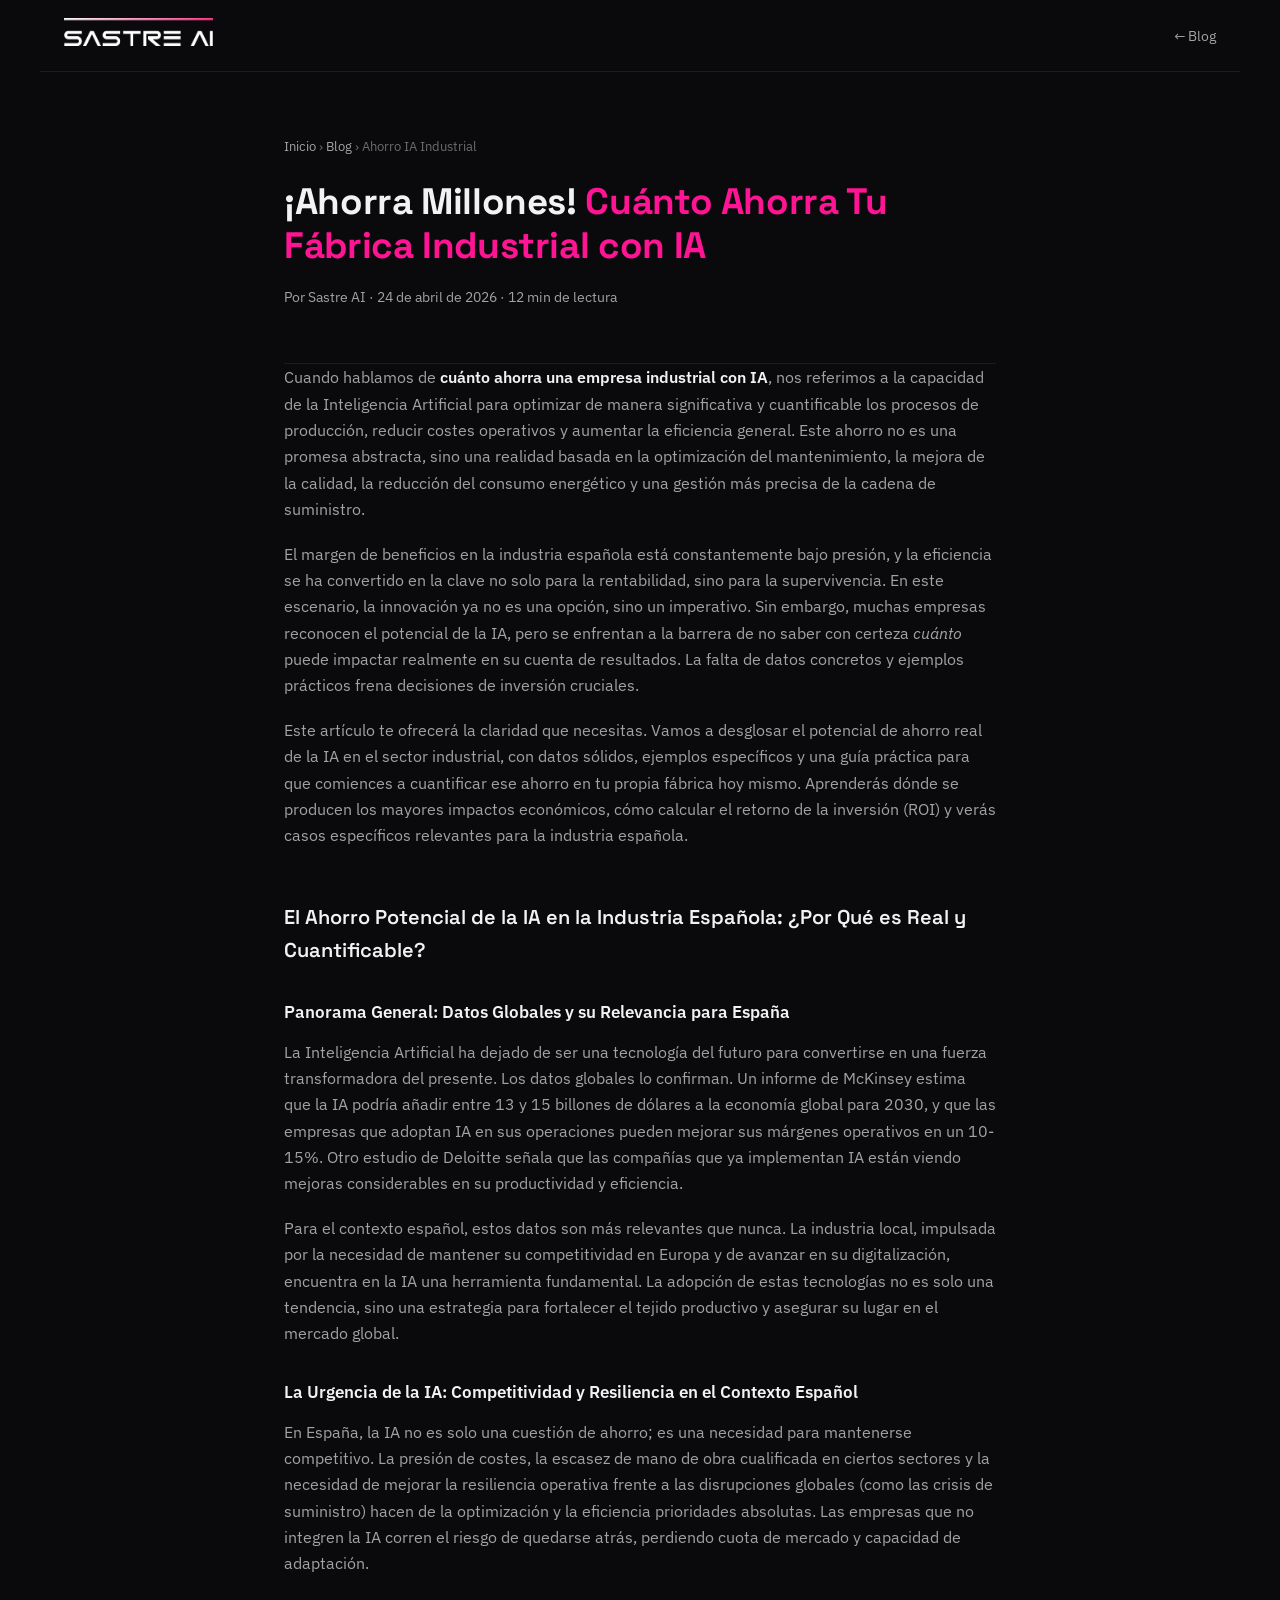
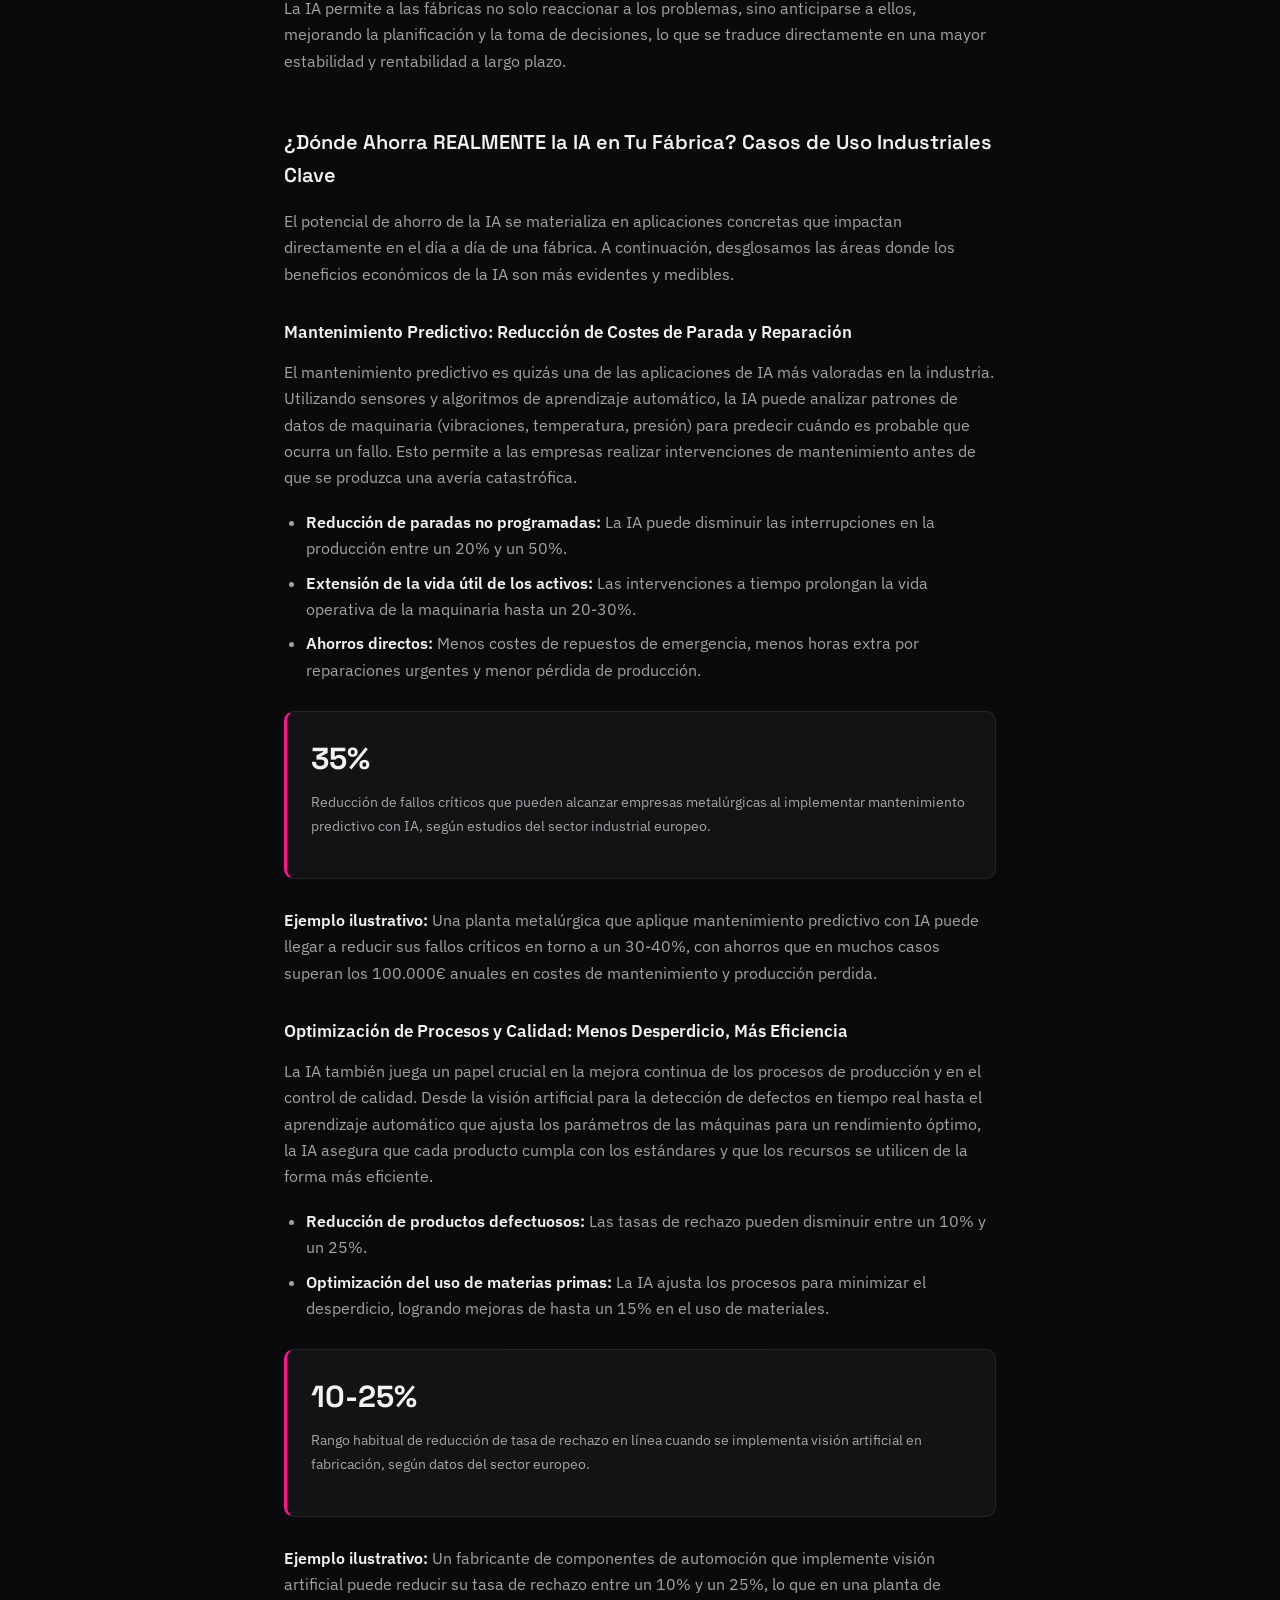
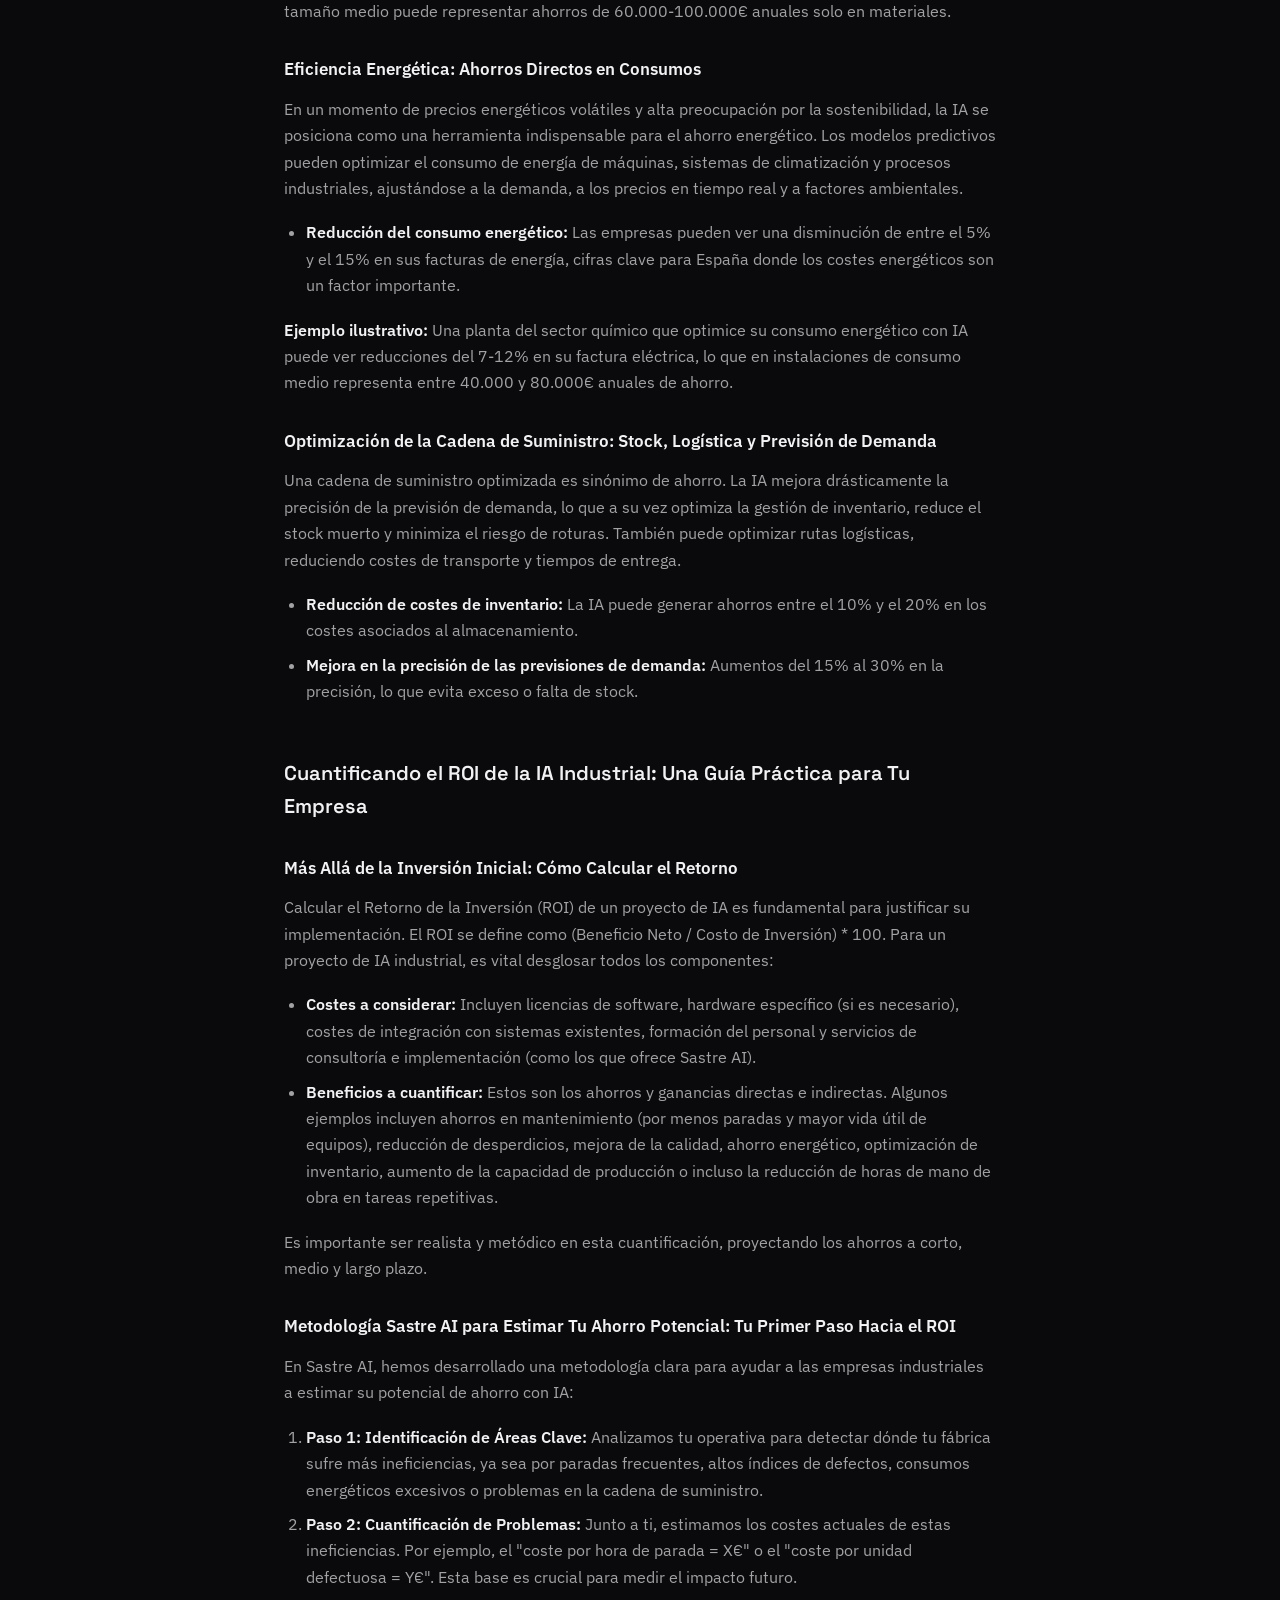
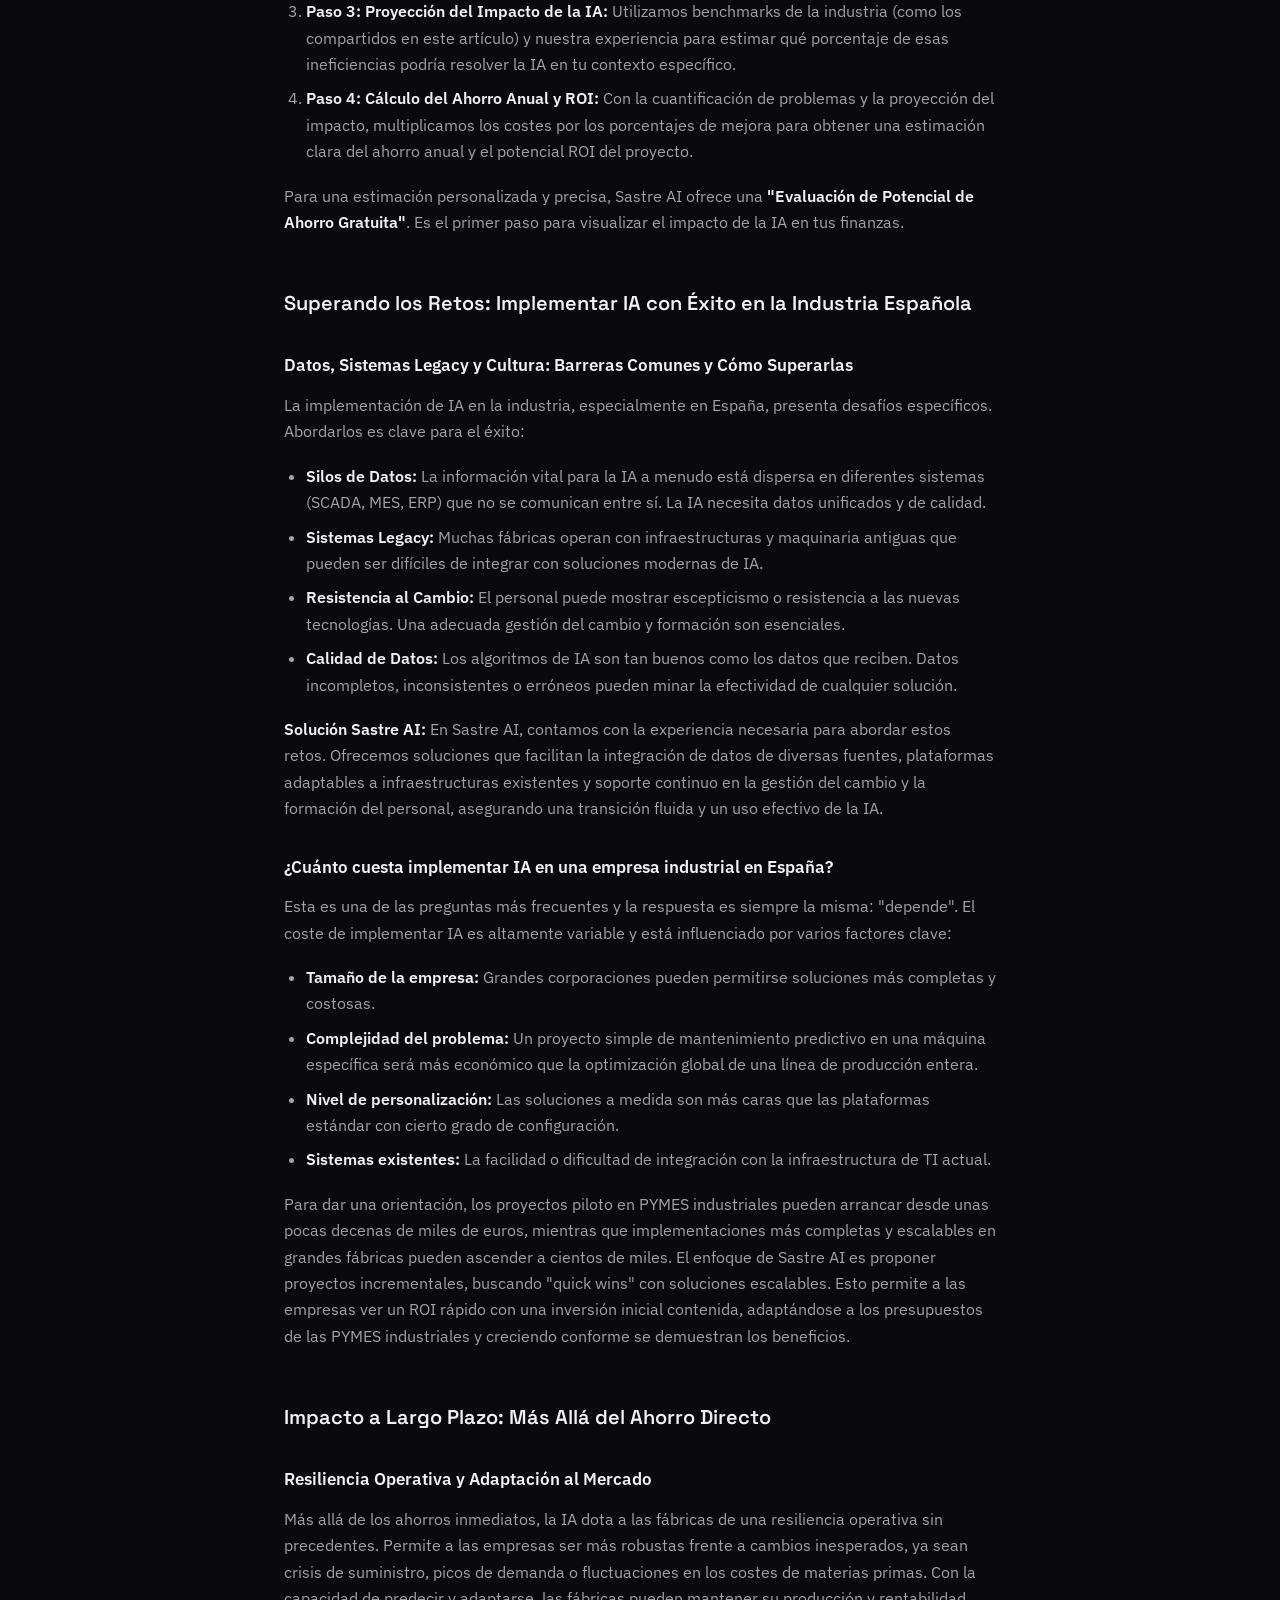
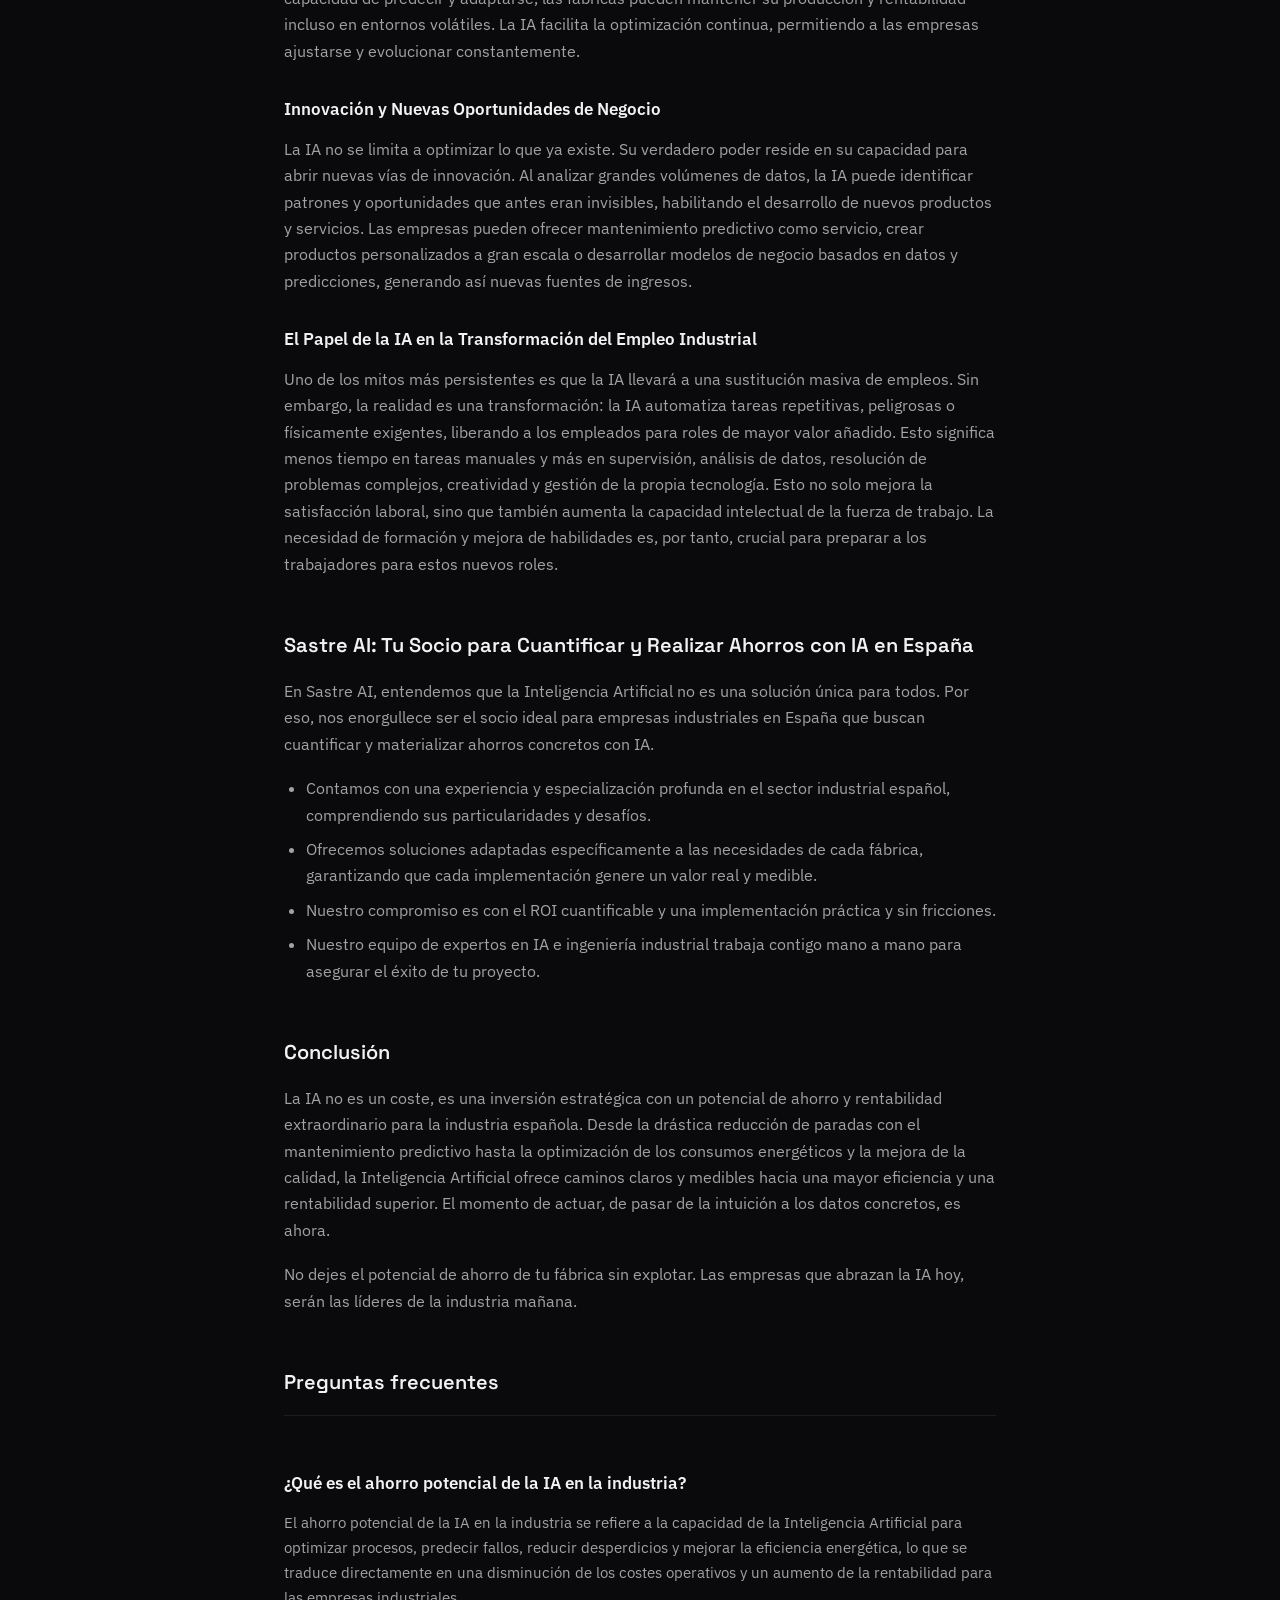
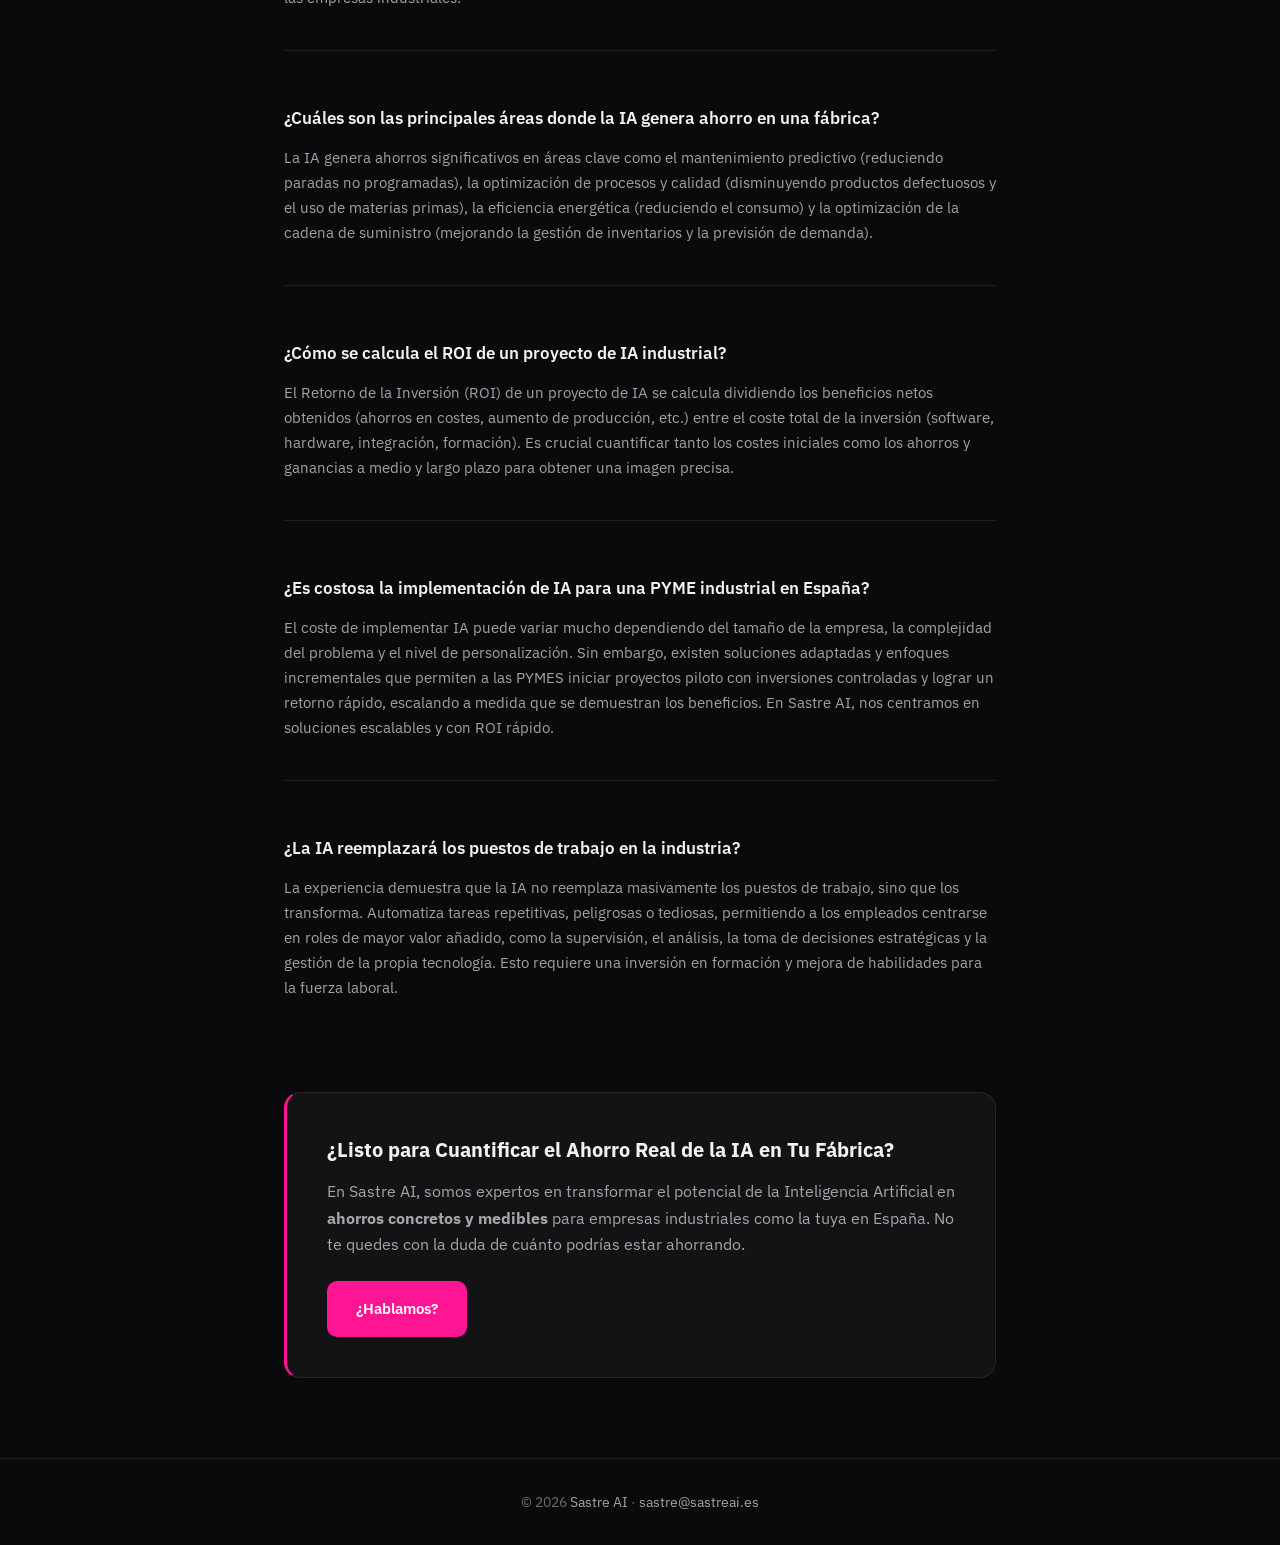
<file: blog/cuanto-ahorra-una-empresa-industrial-con-ia/index.html>
<!DOCTYPE html>
<html lang="es">
<head>
  <meta charset="UTF-8" />
  <meta name="viewport" content="width=device-width, initial-scale=1.0" />
  <title>Cuánto Ahorra una Empresa Industrial con IA en España</title>
  <meta name="description" content="Descubre cuánto ahorra una empresa industrial con IA en España. Casos reales, ROI garantizado y guía práctica. ¡Calcula el ahorro de tu fábrica con Sastre AI!" />
  <link rel="canonical" href="https://sastreai.es/blog/cuanto-ahorra-una-empresa-industrial-con-ia/" />
  <meta property="og:title" content="¡Ahorra Millones! Cuánto Ahorra Tu Fábrica Industrial con IA" />
  <meta property="og:description" content="Descubre cuánto ahorra una empresa industrial con IA en España. Casos reales, ROI garantizado y guía práctica. ¡Calcula el ahorro de tu fábrica con Sastre AI!" />
  <meta property="og:url" content="https://sastreai.es/blog/cuanto-ahorra-una-empresa-industrial-con-ia/" />
  <meta property="og:type" content="article" />
  <script type="application/ld+json">
  {
    "@context": "https://schema.org",
    "@type": "Article",
    "headline": "¡Ahorra Millones! Cuánto Ahorra Tu Fábrica Industrial con IA",
    "description": "Descubre cuánto ahorra una empresa industrial con IA en España. Casos reales, ROI garantizado y guía práctica. ¡Calcula el ahorro de tu fábrica con Sastre AI!",
    "author": {"@type": "Organization", "name": "Sastre AI"},
    "publisher": {"@type": "Organization", "name": "Sastre AI", "url": "https://sastreai.es"},
    "datePublished": "2026-04-24",
    "dateModified": "2026-04-24"
  }
  </script>
  <script type="application/ld+json">
  {
    "@context": "https://schema.org",
    "@type": "FAQPage",
    "mainEntity": [
      {
        "@type": "Question",
        "name": "¿Qué es el ahorro potencial de la IA en la industria?",
        "acceptedAnswer": {
          "@type": "Answer",
          "text": "El ahorro potencial de la IA en la industria se refiere a la capacidad de la Inteligencia Artificial para optimizar procesos, predecir fallos, reducir desperdicios y mejorar la eficiencia energética, lo que se traduce directamente en una disminución de los costes operativos y un aumento de la rentabilidad para las empresas industriales."
        }
      },
      {
        "@type": "Question",
        "name": "¿Cuáles son las principales áreas donde la IA genera ahorro en una fábrica?",
        "acceptedAnswer": {
          "@type": "Answer",
          "text": "La IA genera ahorros significativos en áreas clave como el mantenimiento predictivo (reduciendo paradas no programadas), la optimización de procesos y calidad (disminuyendo productos defectuosos y el uso de materias primas), la eficiencia energética (reduciendo el consumo) y la optimización de la cadena de suministro (mejorando la gestión de inventarios y la previsión de demanda)."
        }
      },
      {
        "@type": "Question",
        "name": "¿Cómo se calcula el ROI de un proyecto de IA industrial?",
        "acceptedAnswer": {
          "@type": "Answer",
          "text": "El Retorno de la Inversión (ROI) de un proyecto de IA se calcula dividiendo los beneficios netos obtenidos (ahorros en costes, aumento de producción, etc.) entre el coste total de la inversión (software, hardware, integración, formación). Es crucial cuantificar tanto los costes iniciales como los ahorros y ganancias a medio y largo plazo para obtener una imagen precisa."
        }
      },
      {
        "@type": "Question",
        "name": "¿Es costosa la implementación de IA para una PYME industrial en España?",
        "acceptedAnswer": {
          "@type": "Answer",
          "text": "El coste de implementar IA puede variar mucho dependiendo del tamaño de la empresa, la complejidad del problema y el nivel de personalización. Sin embargo, existen soluciones adaptadas y enfoques incrementales que permiten a las PYMES iniciar proyectos piloto con inversiones controladas y lograr un retorno rápido, escalando a medida que se demuestran los beneficios. En Sastre AI, nos centramos en soluciones escalables y con ROI rápido."
        }
      },
      {
        "@type": "Question",
        "name": "¿La IA reemplazará los puestos de trabajo en la industria?",
        "acceptedAnswer": {
          "@type": "Answer",
          "text": "La experiencia demuestra que la IA no reemplaza masivamente los puestos de trabajo, sino que los transforma. Automatiza tareas repetitivas, peligrosas o tediosas, permitiendo a los empleados centrarse en roles de mayor valor añadido, como la supervisión, el análisis, la toma de decisiones estratégicas y la gestión de la propia tecnología. Esto requiere una inversión en formación y mejora de habilidades para la fuerza laboral."
        }
      }
    ]
  }
  </script>
  <link rel="preconnect" href="https://fonts.googleapis.com" />
  <link rel="preconnect" href="https://fonts.gstatic.com" crossorigin />
  <link href="https://fonts.googleapis.com/css2?family=Space+Grotesk:wght@500;600;700&family=IBM+Plex+Sans:wght@400;500;600&display=swap" rel="stylesheet" />
  <link rel="stylesheet" href="/assets/css/site.css" />
</head>
<body>
  <nav class="blog-nav">
    <a class="logo" href="https://sastreai.es"><img src="/Logos/secundario degradado transparente.png" alt="Sastre AI" /></a>
    <a class="back" href="https://sastreai.es/blog/">← Blog</a>
  </nav>

  <div class="article-container">
    <header class="article-head">
      <div class="breadcrumb"><a href="https://sastreai.es">Inicio</a> › <a href="https://sastreai.es/blog/">Blog</a> › Ahorro IA Industrial</div>
      <h1>¡Ahorra Millones! <span class="accent">Cuánto Ahorra Tu Fábrica Industrial con IA</span></h1>
      <p class="article-meta">Por Sastre AI · 24 de abril de 2026 · 12 min de lectura</p>
    </header>

    <hr class="separator" />

    <article class="post">
      <p>Cuando hablamos de <strong>cuánto ahorra una empresa industrial con IA</strong>, nos referimos a la capacidad de la Inteligencia Artificial para optimizar de manera significativa y cuantificable los procesos de producción, reducir costes operativos y aumentar la eficiencia general. Este ahorro no es una promesa abstracta, sino una realidad basada en la optimización del mantenimiento, la mejora de la calidad, la reducción del consumo energético y una gestión más precisa de la cadena de suministro.</p>

      <p>El margen de beneficios en la industria española está constantemente bajo presión, y la eficiencia se ha convertido en la clave no solo para la rentabilidad, sino para la supervivencia. En este escenario, la innovación ya no es una opción, sino un imperativo. Sin embargo, muchas empresas reconocen el potencial de la IA, pero se enfrentan a la barrera de no saber con certeza <em>cuánto</em> puede impactar realmente en su cuenta de resultados. La falta de datos concretos y ejemplos prácticos frena decisiones de inversión cruciales.</p>

      <p>Este artículo te ofrecerá la claridad que necesitas. Vamos a desglosar el potencial de ahorro real de la IA en el sector industrial, con datos sólidos, ejemplos específicos y una guía práctica para que comiences a cuantificar ese ahorro en tu propia fábrica hoy mismo. Aprenderás dónde se producen los mayores impactos económicos, cómo calcular el retorno de la inversión (ROI) y verás casos específicos relevantes para la industria española.</p>

      <h2>El Ahorro Potencial de la IA en la Industria Española: ¿Por Qué es Real y Cuantificable?</h2>

      <h3>Panorama General: Datos Globales y su Relevancia para España</h3>
      <p>La Inteligencia Artificial ha dejado de ser una tecnología del futuro para convertirse en una fuerza transformadora del presente. Los datos globales lo confirman. Un informe de McKinsey estima que la IA podría añadir entre 13 y 15 billones de dólares a la economía global para 2030, y que las empresas que adoptan IA en sus operaciones pueden mejorar sus márgenes operativos en un 10-15%. Otro estudio de Deloitte señala que las compañías que ya implementan IA están viendo mejoras considerables en su productividad y eficiencia.</p>
      <p>Para el contexto español, estos datos son más relevantes que nunca. La industria local, impulsada por la necesidad de mantener su competitividad en Europa y de avanzar en su digitalización, encuentra en la IA una herramienta fundamental. La adopción de estas tecnologías no es solo una tendencia, sino una estrategia para fortalecer el tejido productivo y asegurar su lugar en el mercado global.</p>

      <h3>La Urgencia de la IA: Competitividad y Resiliencia en el Contexto Español</h3>
      <p>En España, la IA no es solo una cuestión de ahorro; es una necesidad para mantenerse competitivo. La presión de costes, la escasez de mano de obra cualificada en ciertos sectores y la necesidad de mejorar la resiliencia operativa frente a las disrupciones globales (como las crisis de suministro) hacen de la optimización y la eficiencia prioridades absolutas. Las empresas que no integren la IA corren el riesgo de quedarse atrás, perdiendo cuota de mercado y capacidad de adaptación.</p>
      <p>La IA permite a las fábricas no solo reaccionar a los problemas, sino anticiparse a ellos, mejorando la planificación y la toma de decisiones, lo que se traduce directamente en una mayor estabilidad y rentabilidad a largo plazo.</p>

      <h2>¿Dónde Ahorra REALMENTE la IA en Tu Fábrica? Casos de Uso Industriales Clave</h2>
      <p>El potencial de ahorro de la IA se materializa en aplicaciones concretas que impactan directamente en el día a día de una fábrica. A continuación, desglosamos las áreas donde los beneficios económicos de la IA son más evidentes y medibles.</p>

      <h3>Mantenimiento Predictivo: Reducción de Costes de Parada y Reparación</h3>
      <p>El mantenimiento predictivo es quizás una de las aplicaciones de IA más valoradas en la industria. Utilizando sensores y algoritmos de aprendizaje automático, la IA puede analizar patrones de datos de maquinaria (vibraciones, temperatura, presión) para predecir cuándo es probable que ocurra un fallo. Esto permite a las empresas realizar intervenciones de mantenimiento antes de que se produzca una avería catastrófica.</p>
      <ul>
        <li><strong>Reducción de paradas no programadas:</strong> La IA puede disminuir las interrupciones en la producción entre un 20% y un 50%.</li>
        <li><strong>Extensión de la vida útil de los activos:</strong> Las intervenciones a tiempo prolongan la vida operativa de la maquinaria hasta un 20-30%.</li>
        <li><strong>Ahorros directos:</strong> Menos costes de repuestos de emergencia, menos horas extra por reparaciones urgentes y menor pérdida de producción.</li>
      </ul>
      <div class="stat-block">
        <div class="number">35%</div>
        <p>Reducción de fallos críticos que pueden alcanzar empresas metalúrgicas al implementar mantenimiento predictivo con IA, según estudios del sector industrial europeo.</p>
      </div>
      <p><strong>Ejemplo ilustrativo:</strong> Una planta metalúrgica que aplique mantenimiento predictivo con IA puede llegar a reducir sus fallos críticos en torno a un 30-40%, con ahorros que en muchos casos superan los 100.000€ anuales en costes de mantenimiento y producción perdida.</p>

      <h3>Optimización de Procesos y Calidad: Menos Desperdicio, Más Eficiencia</h3>
      <p>La IA también juega un papel crucial en la mejora continua de los procesos de producción y en el control de calidad. Desde la visión artificial para la detección de defectos en tiempo real hasta el aprendizaje automático que ajusta los parámetros de las máquinas para un rendimiento óptimo, la IA asegura que cada producto cumpla con los estándares y que los recursos se utilicen de la forma más eficiente.</p>
      <ul>
        <li><strong>Reducción de productos defectuosos:</strong> Las tasas de rechazo pueden disminuir entre un 10% y un 25%.</li>
        <li><strong>Optimización del uso de materias primas:</strong> La IA ajusta los procesos para minimizar el desperdicio, logrando mejoras de hasta un 15% en el uso de materiales.</li>
      </ul>
      <div class="stat-block">
        <div class="number">10-25%</div>
        <p>Rango habitual de reducción de tasa de rechazo en línea cuando se implementa visión artificial en fabricación, según datos del sector europeo.</p>
      </div>
      <p><strong>Ejemplo ilustrativo:</strong> Un fabricante de componentes de automoción que implemente visión artificial puede reducir su tasa de rechazo entre un 10% y un 25%, lo que en una planta de tamaño medio puede representar ahorros de 60.000-100.000€ anuales solo en materiales.</p>

      <h3>Eficiencia Energética: Ahorros Directos en Consumos</h3>
      <p>En un momento de precios energéticos volátiles y alta preocupación por la sostenibilidad, la IA se posiciona como una herramienta indispensable para el ahorro energético. Los modelos predictivos pueden optimizar el consumo de energía de máquinas, sistemas de climatización y procesos industriales, ajustándose a la demanda, a los precios en tiempo real y a factores ambientales.</p>
      <ul>
        <li><strong>Reducción del consumo energético:</strong> Las empresas pueden ver una disminución de entre el 5% y el 15% en sus facturas de energía, cifras clave para España donde los costes energéticos son un factor importante.</li>
      </ul>
      <p><strong>Ejemplo ilustrativo:</strong> Una planta del sector químico que optimice su consumo energético con IA puede ver reducciones del 7-12% en su factura eléctrica, lo que en instalaciones de consumo medio representa entre 40.000 y 80.000€ anuales de ahorro.</p>

      <h3>Optimización de la Cadena de Suministro: Stock, Logística y Previsión de Demanda</h3>
      <p>Una cadena de suministro optimizada es sinónimo de ahorro. La IA mejora drásticamente la precisión de la previsión de demanda, lo que a su vez optimiza la gestión de inventario, reduce el stock muerto y minimiza el riesgo de roturas. También puede optimizar rutas logísticas, reduciendo costes de transporte y tiempos de entrega.</p>
      <ul>
        <li><strong>Reducción de costes de inventario:</strong> La IA puede generar ahorros entre el 10% y el 20% en los costes asociados al almacenamiento.</li>
        <li><strong>Mejora en la precisión de las previsiones de demanda:</strong> Aumentos del 15% al 30% en la precisión, lo que evita exceso o falta de stock.</li>
      </ul>

      <h2>Cuantificando el ROI de la IA Industrial: Una Guía Práctica para Tu Empresa</h2>

      <h3>Más Allá de la Inversión Inicial: Cómo Calcular el Retorno</h3>
      <p>Calcular el Retorno de la Inversión (ROI) de un proyecto de IA es fundamental para justificar su implementación. El ROI se define como (Beneficio Neto / Costo de Inversión) * 100. Para un proyecto de IA industrial, es vital desglosar todos los componentes:</p>
      <ul>
        <li><strong>Costes a considerar:</strong> Incluyen licencias de software, hardware específico (si es necesario), costes de integración con sistemas existentes, formación del personal y servicios de consultoría e implementación (como los que ofrece Sastre AI).</li>
        <li><strong>Beneficios a cuantificar:</strong> Estos son los ahorros y ganancias directas e indirectas. Algunos ejemplos incluyen ahorros en mantenimiento (por menos paradas y mayor vida útil de equipos), reducción de desperdicios, mejora de la calidad, ahorro energético, optimización de inventario, aumento de la capacidad de producción o incluso la reducción de horas de mano de obra en tareas repetitivas.</li>
      </ul>
      <p>Es importante ser realista y metódico en esta cuantificación, proyectando los ahorros a corto, medio y largo plazo.</p>

      <h3>Metodología Sastre AI para Estimar Tu Ahorro Potencial: Tu Primer Paso Hacia el ROI</h3>
      <p>En Sastre AI, hemos desarrollado una metodología clara para ayudar a las empresas industriales a estimar su potencial de ahorro con IA:</p>
      <ol>
        <li><strong>Paso 1: Identificación de Áreas Clave:</strong> Analizamos tu operativa para detectar dónde tu fábrica sufre más ineficiencias, ya sea por paradas frecuentes, altos índices de defectos, consumos energéticos excesivos o problemas en la cadena de suministro.</li>
        <li><strong>Paso 2: Cuantificación de Problemas:</strong> Junto a ti, estimamos los costes actuales de estas ineficiencias. Por ejemplo, el "coste por hora de parada = X€" o el "coste por unidad defectuosa = Y€". Esta base es crucial para medir el impacto futuro.</li>
        <li><strong>Paso 3: Proyección del Impacto de la IA:</strong> Utilizamos benchmarks de la industria (como los compartidos en este artículo) y nuestra experiencia para estimar qué porcentaje de esas ineficiencias podría resolver la IA en tu contexto específico.</li>
        <li><strong>Paso 4: Cálculo del Ahorro Anual y ROI:</strong> Con la cuantificación de problemas y la proyección del impacto, multiplicamos los costes por los porcentajes de mejora para obtener una estimación clara del ahorro anual y el potencial ROI del proyecto.</li>
      </ol>
      <p>Para una estimación personalizada y precisa, Sastre AI ofrece una <strong>"Evaluación de Potencial de Ahorro Gratuita"</strong>. Es el primer paso para visualizar el impacto de la IA en tus finanzas.</p>

      <h2>Superando los Retos: Implementar IA con Éxito en la Industria Española</h2>

      <h3>Datos, Sistemas Legacy y Cultura: Barreras Comunes y Cómo Superarlas</h3>
      <p>La implementación de IA en la industria, especialmente en España, presenta desafíos específicos. Abordarlos es clave para el éxito:</p>
      <ul>
        <li><strong>Silos de Datos:</strong> La información vital para la IA a menudo está dispersa en diferentes sistemas (SCADA, MES, ERP) que no se comunican entre sí. La IA necesita datos unificados y de calidad.</li>
        <li><strong>Sistemas Legacy:</strong> Muchas fábricas operan con infraestructuras y maquinaria antiguas que pueden ser difíciles de integrar con soluciones modernas de IA.</li>
        <li><strong>Resistencia al Cambio:</strong> El personal puede mostrar escepticismo o resistencia a las nuevas tecnologías. Una adecuada gestión del cambio y formación son esenciales.</li>
        <li><strong>Calidad de Datos:</strong> Los algoritmos de IA son tan buenos como los datos que reciben. Datos incompletos, inconsistentes o erróneos pueden minar la efectividad de cualquier solución.</li>
      </ul>
      <p><strong>Solución Sastre AI:</strong> En Sastre AI, contamos con la experiencia necesaria para abordar estos retos. Ofrecemos soluciones que facilitan la integración de datos de diversas fuentes, plataformas adaptables a infraestructuras existentes y soporte continuo en la gestión del cambio y la formación del personal, asegurando una transición fluida y un uso efectivo de la IA.</p>

      <h3>¿Cuánto cuesta implementar IA en una empresa industrial en España?</h3>
      <p>Esta es una de las preguntas más frecuentes y la respuesta es siempre la misma: "depende". El coste de implementar IA es altamente variable y está influenciado por varios factores clave:</p>
      <ul>
        <li><strong>Tamaño de la empresa:</strong> Grandes corporaciones pueden permitirse soluciones más completas y costosas.</li>
        <li><strong>Complejidad del problema:</strong> Un proyecto simple de mantenimiento predictivo en una máquina específica será más económico que la optimización global de una línea de producción entera.</li>
        <li><strong>Nivel de personalización:</strong> Las soluciones a medida son más caras que las plataformas estándar con cierto grado de configuración.</li>
        <li><strong>Sistemas existentes:</strong> La facilidad o dificultad de integración con la infraestructura de TI actual.</li>
      </ul>
      <p>Para dar una orientación, los proyectos piloto en PYMES industriales pueden arrancar desde unas pocas decenas de miles de euros, mientras que implementaciones más completas y escalables en grandes fábricas pueden ascender a cientos de miles. El enfoque de Sastre AI es proponer proyectos incrementales, buscando "quick wins" con soluciones escalables. Esto permite a las empresas ver un ROI rápido con una inversión inicial contenida, adaptándose a los presupuestos de las PYMES industriales y creciendo conforme se demuestran los beneficios.</p>

      <h2>Impacto a Largo Plazo: Más Allá del Ahorro Directo</h2>

      <h3>Resiliencia Operativa y Adaptación al Mercado</h3>
      <p>Más allá de los ahorros inmediatos, la IA dota a las fábricas de una resiliencia operativa sin precedentes. Permite a las empresas ser más robustas frente a cambios inesperados, ya sean crisis de suministro, picos de demanda o fluctuaciones en los costes de materias primas. Con la capacidad de predecir y adaptarse, las fábricas pueden mantener su producción y rentabilidad incluso en entornos volátiles. La IA facilita la optimización continua, permitiendo a las empresas ajustarse y evolucionar constantemente.</p>

      <h3>Innovación y Nuevas Oportunidades de Negocio</h3>
      <p>La IA no se limita a optimizar lo que ya existe. Su verdadero poder reside en su capacidad para abrir nuevas vías de innovación. Al analizar grandes volúmenes de datos, la IA puede identificar patrones y oportunidades que antes eran invisibles, habilitando el desarrollo de nuevos productos y servicios. Las empresas pueden ofrecer mantenimiento predictivo como servicio, crear productos personalizados a gran escala o desarrollar modelos de negocio basados en datos y predicciones, generando así nuevas fuentes de ingresos.</p>

      <h3>El Papel de la IA en la Transformación del Empleo Industrial</h3>
      <p>Uno de los mitos más persistentes es que la IA llevará a una sustitución masiva de empleos. Sin embargo, la realidad es una transformación: la IA automatiza tareas repetitivas, peligrosas o físicamente exigentes, liberando a los empleados para roles de mayor valor añadido. Esto significa menos tiempo en tareas manuales y más en supervisión, análisis de datos, resolución de problemas complejos, creatividad y gestión de la propia tecnología. Esto no solo mejora la satisfacción laboral, sino que también aumenta la capacidad intelectual de la fuerza de trabajo. La necesidad de formación y mejora de habilidades es, por tanto, crucial para preparar a los trabajadores para estos nuevos roles.</p>

      <h2>Sastre AI: Tu Socio para Cuantificar y Realizar Ahorros con IA en España</h2>

      <p>En Sastre AI, entendemos que la Inteligencia Artificial no es una solución única para todos. Por eso, nos enorgullece ser el socio ideal para empresas industriales en España que buscan cuantificar y materializar ahorros concretos con IA.</p>
      <ul>
        <li>Contamos con una experiencia y especialización profunda en el sector industrial español, comprendiendo sus particularidades y desafíos.</li>
        <li>Ofrecemos soluciones adaptadas específicamente a las necesidades de cada fábrica, garantizando que cada implementación genere un valor real y medible.</li>
        <li>Nuestro compromiso es con el ROI cuantificable y una implementación práctica y sin fricciones.</li>
        <li>Nuestro equipo de expertos en IA e ingeniería industrial trabaja contigo mano a mano para asegurar el éxito de tu proyecto.</li>
      </ul>

      <h2>Conclusión</h2>

      <p>La IA no es un coste, es una inversión estratégica con un potencial de ahorro y rentabilidad extraordinario para la industria española. Desde la drástica reducción de paradas con el mantenimiento predictivo hasta la optimización de los consumos energéticos y la mejora de la calidad, la Inteligencia Artificial ofrece caminos claros y medibles hacia una mayor eficiencia y una rentabilidad superior. El momento de actuar, de pasar de la intuición a los datos concretos, es ahora.</p>
      <p>No dejes el potencial de ahorro de tu fábrica sin explotar. Las empresas que abrazan la IA hoy, serán las líderes de la industria mañana.</p>

      <h2>Preguntas frecuentes</h2>

      <div class="faq-item">
        <h3>¿Qué es el ahorro potencial de la IA en la industria?</h3>
        <p>El ahorro potencial de la IA en la industria se refiere a la capacidad de la Inteligencia Artificial para optimizar procesos, predecir fallos, reducir desperdicios y mejorar la eficiencia energética, lo que se traduce directamente en una disminución de los costes operativos y un aumento de la rentabilidad para las empresas industriales.</p>
      </div>

      <div class="faq-item">
        <h3>¿Cuáles son las principales áreas donde la IA genera ahorro en una fábrica?</h3>
        <p>La IA genera ahorros significativos en áreas clave como el mantenimiento predictivo (reduciendo paradas no programadas), la optimización de procesos y calidad (disminuyendo productos defectuosos y el uso de materias primas), la eficiencia energética (reduciendo el consumo) y la optimización de la cadena de suministro (mejorando la gestión de inventarios y la previsión de demanda).</p>
      </div>

      <div class="faq-item">
        <h3>¿Cómo se calcula el ROI de un proyecto de IA industrial?</h3>
        <p>El Retorno de la Inversión (ROI) de un proyecto de IA se calcula dividiendo los beneficios netos obtenidos (ahorros en costes, aumento de producción, etc.) entre el coste total de la inversión (software, hardware, integración, formación). Es crucial cuantificar tanto los costes iniciales como los ahorros y ganancias a medio y largo plazo para obtener una imagen precisa.</p>
      </div>

      <div class="faq-item">
        <h3>¿Es costosa la implementación de IA para una PYME industrial en España?</h3>
        <p>El coste de implementar IA puede variar mucho dependiendo del tamaño de la empresa, la complejidad del problema y el nivel de personalización. Sin embargo, existen soluciones adaptadas y enfoques incrementales que permiten a las PYMES iniciar proyectos piloto con inversiones controladas y lograr un retorno rápido, escalando a medida que se demuestran los beneficios. En Sastre AI, nos centramos en soluciones escalables y con ROI rápido.</p>
      </div>

      <div class="faq-item">
        <h3>¿La IA reemplazará los puestos de trabajo en la industria?</h3>
        <p>La experiencia demuestra que la IA no reemplaza masivamente los puestos de trabajo, sino que los transforma. Automatiza tareas repetitivas, peligrosas o tediosas, permitiendo a los empleados centrarse en roles de mayor valor añadido, como la supervisión, el análisis, la toma de decisiones estratégicas y la gestión de la propia tecnología. Esto requiere una inversión en formación y mejora de habilidades para la fuerza laboral.</p>
      </div>

    </article>

    <div class="cta-box">
      <h2>¿Listo para Cuantificar el Ahorro Real de la IA en Tu Fábrica?</h2>
      <p>En Sastre AI, somos expertos en transformar el potencial de la Inteligencia Artificial en <strong>ahorros concretos y medibles</strong> para empresas industriales como la tuya en España. No te quedes con la duda de cuánto podrías estar ahorrando.</p>
      <a href="https://sastreai.es/#contacto" class="btn btn-primary">¿Hablamos?</a>
    </div>
  </div>

  <footer class="article-footer">
    <p>© 2026 <a href="https://sastreai.es">Sastre AI</a> · <a href="mailto:sastre@sastreai.es">sastre@sastreai.es</a></p>
  </footer>
</body>
</html>
</file>
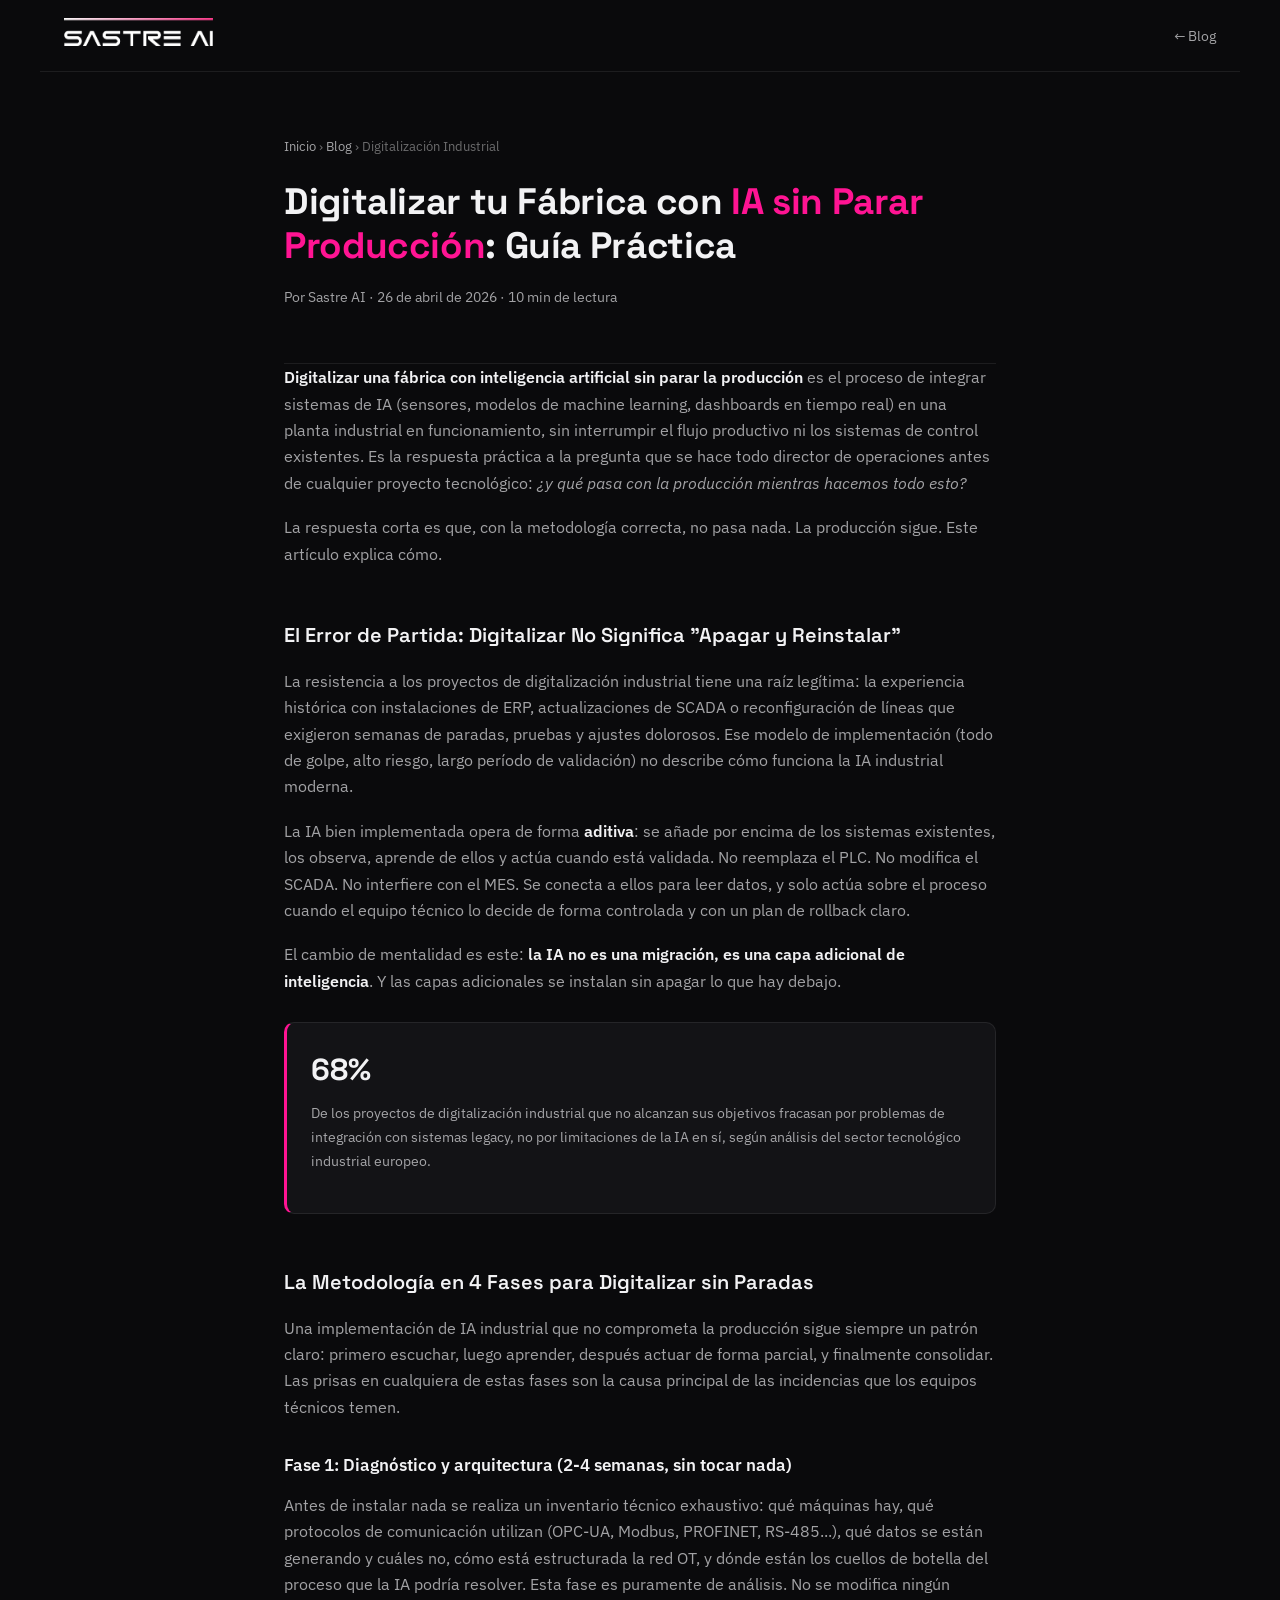
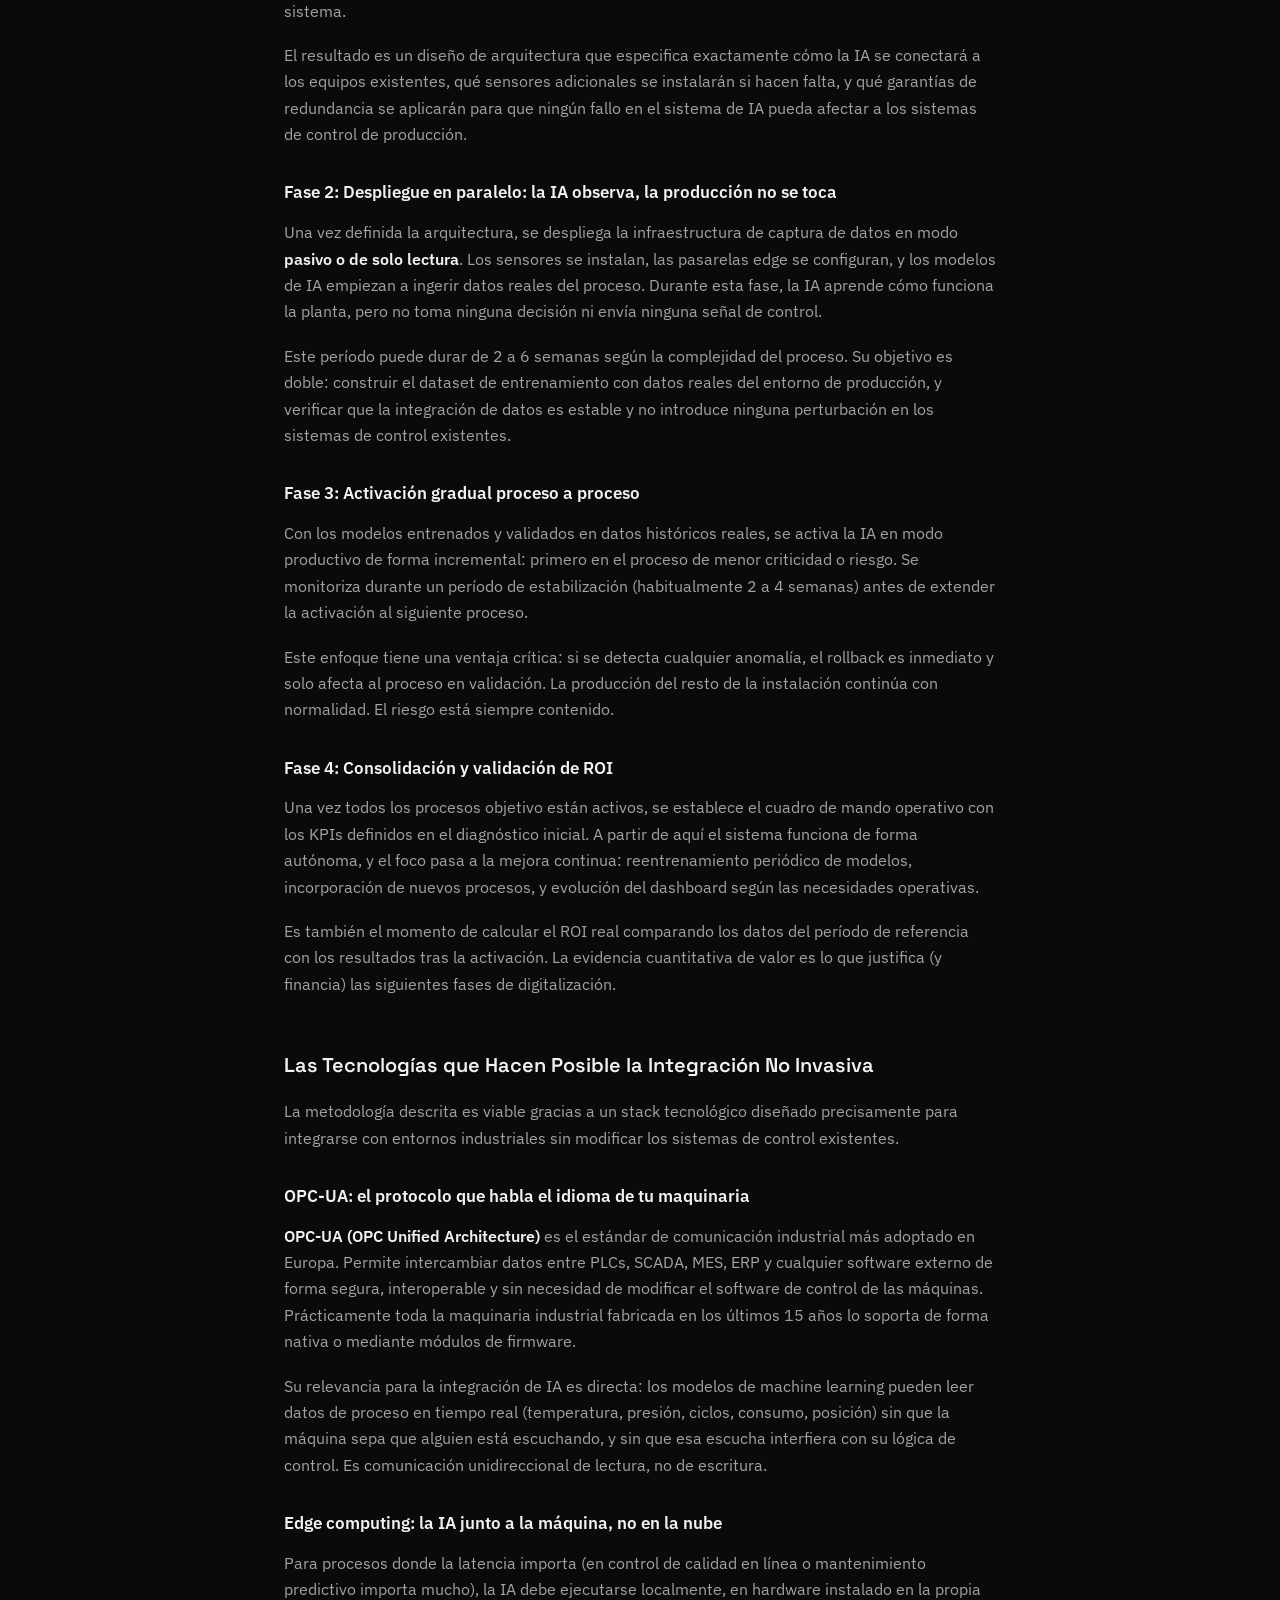
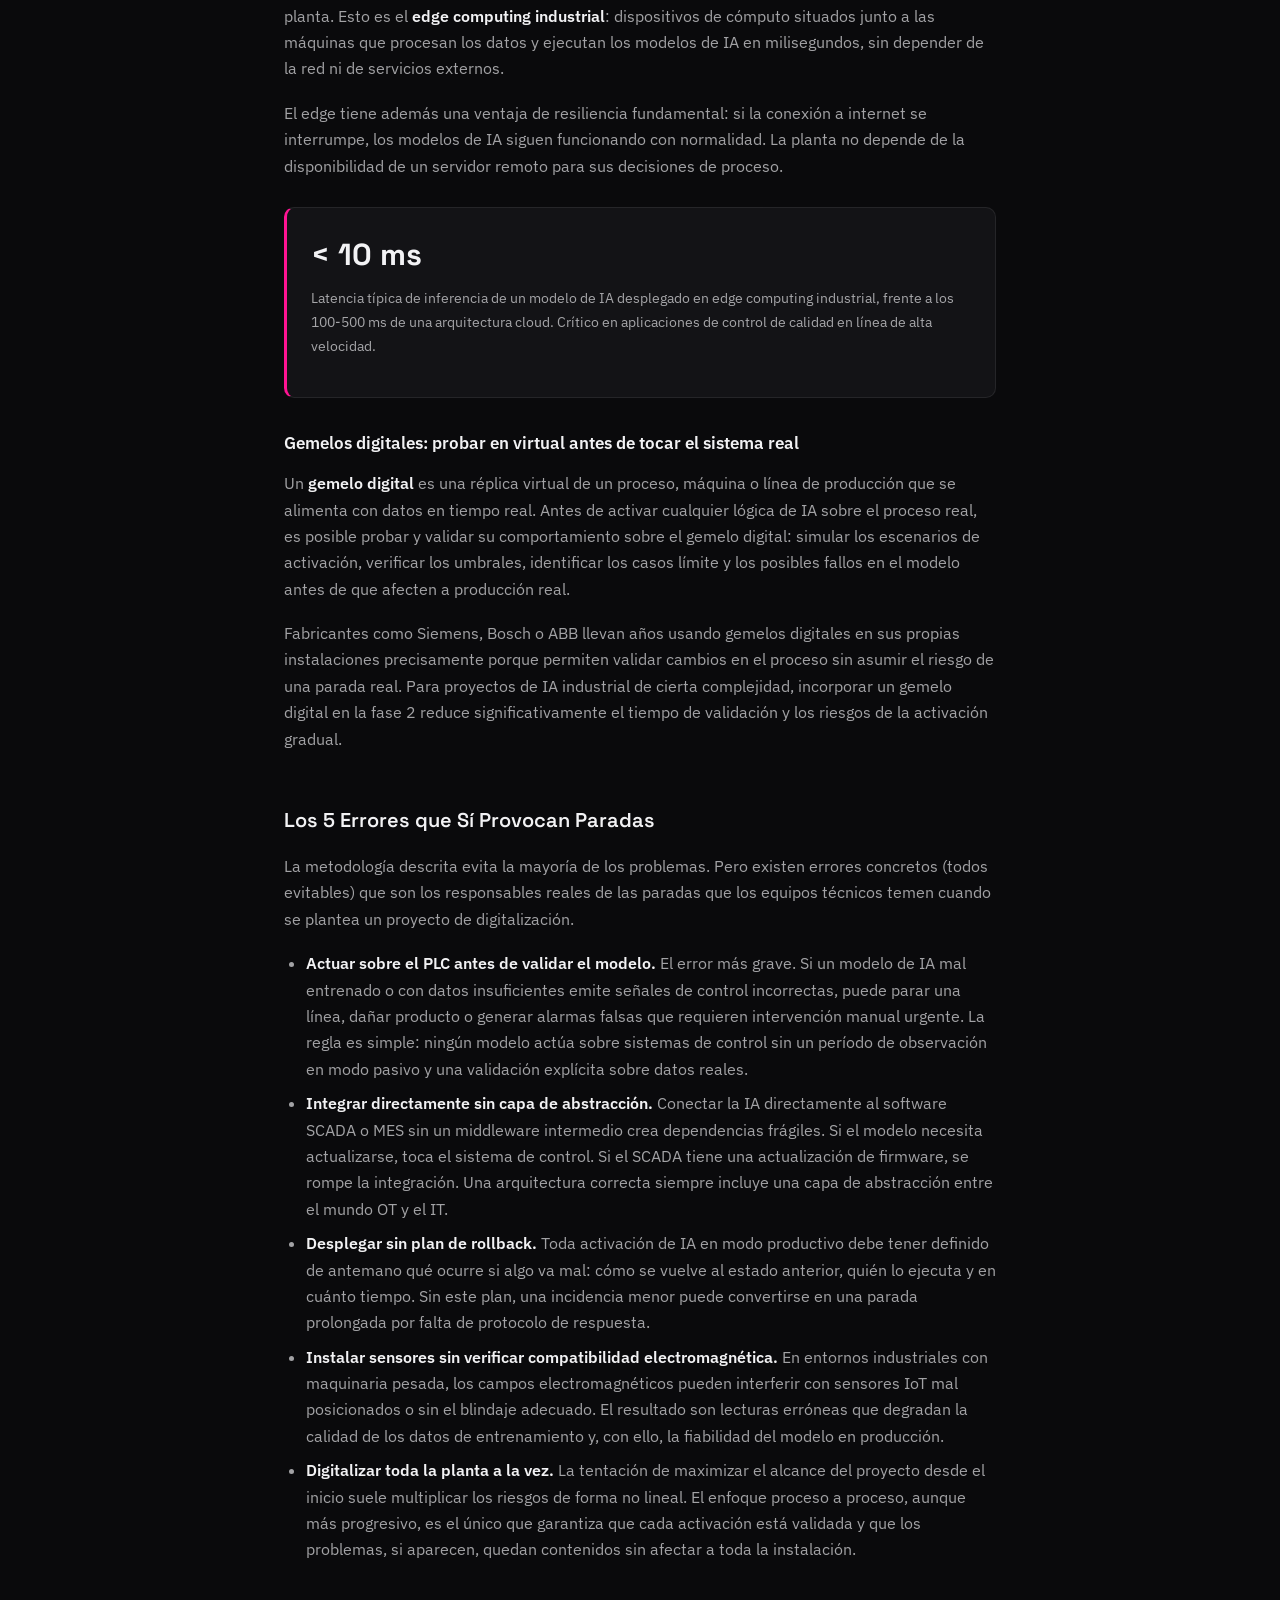
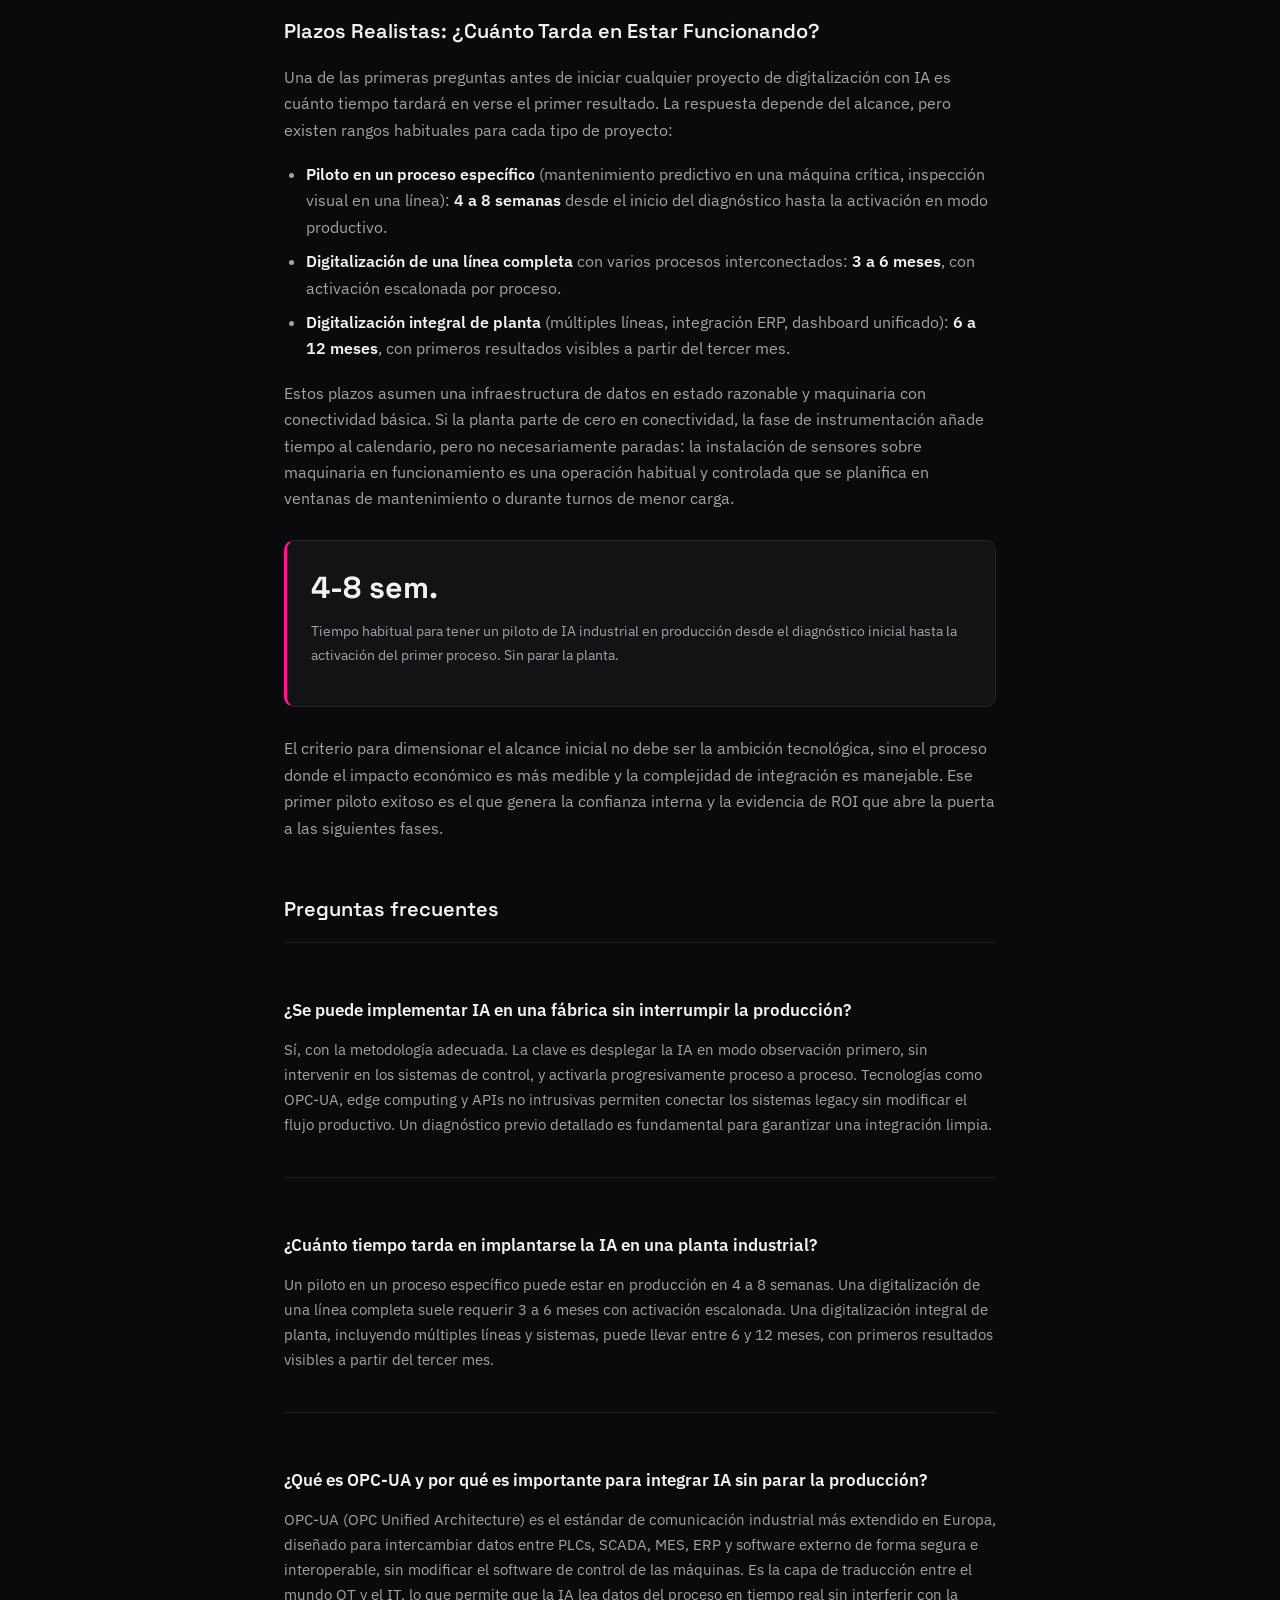
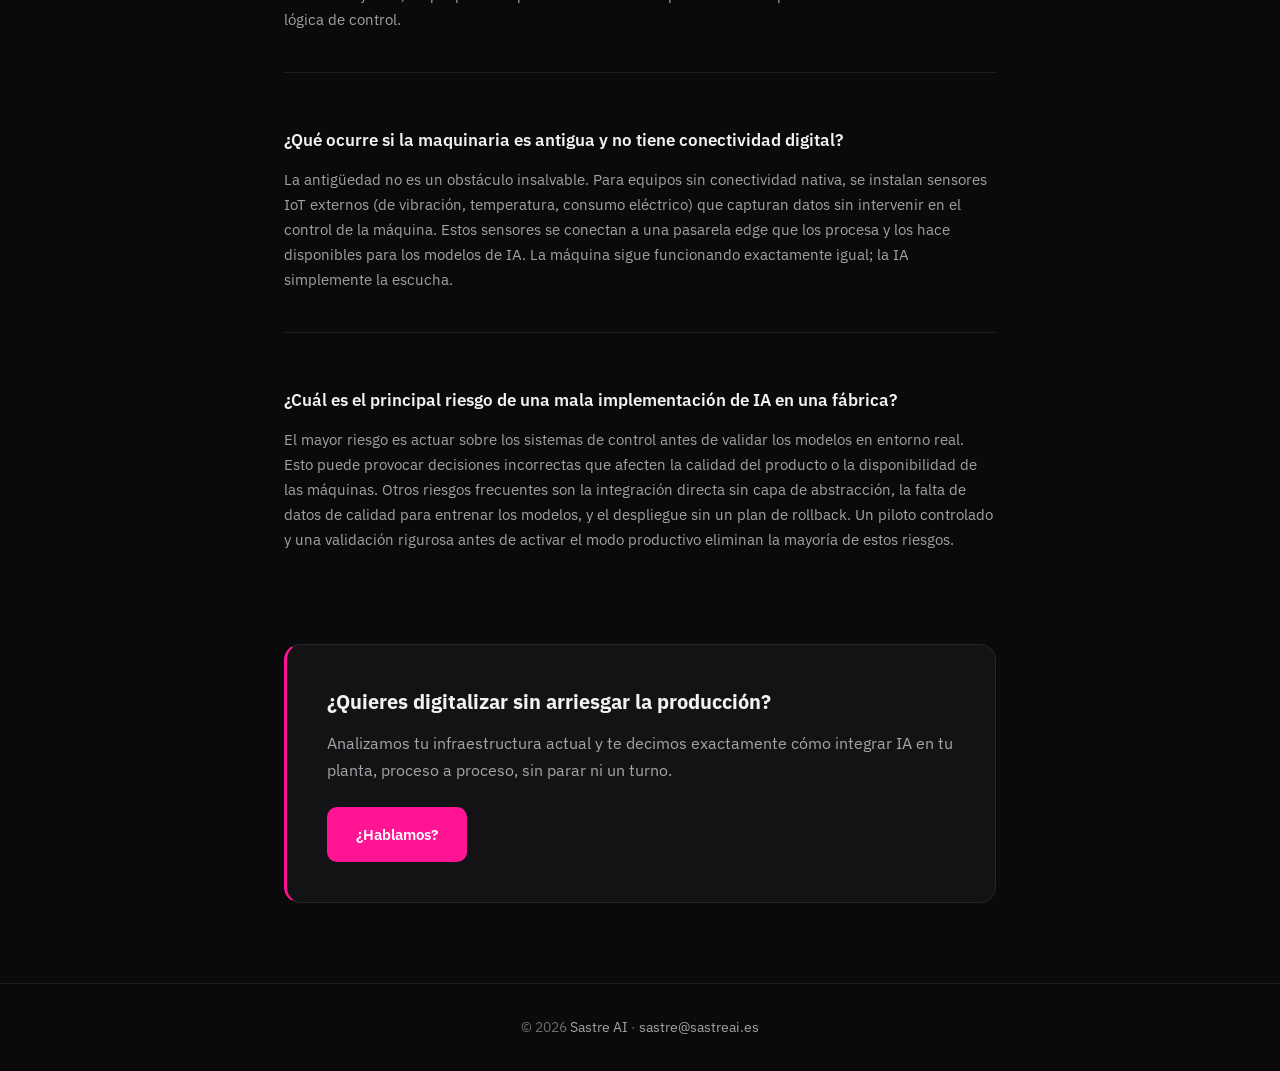
<file: blog/digitalizacion-fabrica-con-ia-sin-parar-produccion/index.html>
<!DOCTYPE html>
<html lang="es">
<head>
  <meta charset="UTF-8" />
  <meta name="viewport" content="width=device-width, initial-scale=1.0" />
  <title>Digitalizar tu Fábrica con IA sin Parar Producción: Guía</title>
  <meta name="description" content="Cómo implementar IA en tu planta industrial sin interrumpir operaciones. Metodología en 4 fases, tecnologías clave y los errores que sí provocan paradas." />
  <link rel="canonical" href="https://sastreai.es/blog/digitalizacion-fabrica-con-ia-sin-parar-produccion/" />
  <link rel="icon" type="image/x-icon" href="/favicon.ico" />
  <link rel="icon" type="image/png" sizes="32x32" href="/favicon-32x32.png" />
  <link rel="icon" type="image/png" sizes="16x16" href="/favicon-16x16.png" />
  <link rel="apple-touch-icon" sizes="180x180" href="/apple-touch-icon.png" />
  <meta property="og:title" content="Digitalizar tu Fábrica con IA sin Parar Producción: Guía Práctica" />
  <meta property="og:description" content="Cómo implementar IA en tu planta industrial sin interrumpir operaciones. Metodología en 4 fases, tecnologías clave y los errores que sí provocan paradas." />
  <meta property="og:url" content="https://sastreai.es/blog/digitalizacion-fabrica-con-ia-sin-parar-produccion/" />
  <meta property="og:type" content="article" />
  <script type="application/ld+json">
  {
    "@context": "https://schema.org",
    "@type": "Article",
    "headline": "Digitalizar tu Fábrica con IA sin Parar Producción: Guía Práctica",
    "description": "Cómo implementar IA en tu planta industrial sin interrumpir operaciones. Metodología en 4 fases, tecnologías clave y los errores que sí provocan paradas.",
    "author": {"@type": "Organization", "name": "Sastre AI"},
    "publisher": {"@type": "Organization", "name": "Sastre AI", "url": "https://sastreai.es"},
    "datePublished": "2026-04-26",
    "dateModified": "2026-04-26"
  }
  </script>
  <script type="application/ld+json">
  {
    "@context": "https://schema.org",
    "@type": "FAQPage",
    "mainEntity": [
      {
        "@type": "Question",
        "name": "¿Se puede implementar IA en una fábrica sin interrumpir la producción?",
        "acceptedAnswer": {
          "@type": "Answer",
          "text": "Sí, con la metodología adecuada. La clave es desplegar la IA en modo observación primero, sin intervenir en los sistemas de control, y activarla progresivamente proceso a proceso. Tecnologías como OPC-UA, edge computing y APIs no intrusivas permiten conectar los sistemas legacy sin modificar el flujo productivo. Un diagnóstico previo detallado es fundamental para garantizar una integración limpia."
        }
      },
      {
        "@type": "Question",
        "name": "¿Cuánto tiempo tarda en implantarse la IA en una planta industrial?",
        "acceptedAnswer": {
          "@type": "Answer",
          "text": "Un piloto en un proceso específico puede estar en producción en 4 a 8 semanas. Una digitalización de una línea completa suele requerir 3 a 6 meses con activación escalonada. Una digitalización integral de planta, incluyendo múltiples líneas y sistemas, puede llevar entre 6 y 12 meses, con primeros resultados visibles a partir del tercer mes."
        }
      },
      {
        "@type": "Question",
        "name": "¿Qué es OPC-UA y por qué es importante para integrar IA sin parar la producción?",
        "acceptedAnswer": {
          "@type": "Answer",
          "text": "OPC-UA (OPC Unified Architecture) es el estándar de comunicación industrial más extendido en Europa, diseñado para intercambiar datos entre PLCs, SCADA, MES, ERP y cualquier software externo de forma segura e interoperable, sin modificar el software de control de las máquinas. Es la capa de traducción entre el mundo OT (tecnología operacional) y el IT (tecnología de la información), lo que permite que la IA lea datos del proceso en tiempo real sin interferir con la lógica de control."
        }
      },
      {
        "@type": "Question",
        "name": "¿Qué ocurre si la maquinaria es antigua y no tiene conectividad digital?",
        "acceptedAnswer": {
          "@type": "Answer",
          "text": "La antigüedad no es un obstáculo insalvable. Para equipos sin conectividad nativa, se instalan sensores IoT externos (de vibración, temperatura, consumo eléctrico) que capturan datos sin intervenir en el control de la máquina. Estos sensores se conectan a una pasarela edge que los procesa y los hace disponibles para los modelos de IA. La máquina sigue funcionando exactamente igual; la IA simplemente la escucha."
        }
      },
      {
        "@type": "Question",
        "name": "¿Cuál es el principal riesgo de una mala implementación de IA en una fábrica?",
        "acceptedAnswer": {
          "@type": "Answer",
          "text": "El mayor riesgo es actuar sobre los sistemas de control antes de validar los modelos en entorno real. Esto puede provocar decisiones incorrectas que afecten la calidad del producto o la disponibilidad de las máquinas. Otros riesgos frecuentes son la integración directa sin capa de abstracción, la falta de datos de calidad para entrenar los modelos, y el despliegue sin un plan de rollback. Un piloto controlado y una validación rigurosa eliminan la mayoría de estos riesgos."
        }
      }
    ]
  }
  </script>
  <link rel="preconnect" href="https://fonts.googleapis.com" />
  <link rel="preconnect" href="https://fonts.gstatic.com" crossorigin />
  <link href="https://fonts.googleapis.com/css2?family=Space+Grotesk:wght@500;600;700&family=IBM+Plex+Sans:wght@400;500;600&display=swap" rel="stylesheet" />
  <link rel="stylesheet" href="/assets/css/site.css" />
</head>
<body>
  <nav class="blog-nav">
    <a class="logo" href="https://sastreai.es"><img src="/Logos/secundario degradado transparente.png" alt="Sastre AI" /></a>
    <a class="back" href="https://sastreai.es/blog/">← Blog</a>
  </nav>

  <div class="article-container">
    <header class="article-head">
      <div class="breadcrumb"><a href="https://sastreai.es">Inicio</a> › <a href="https://sastreai.es/blog/">Blog</a> › Digitalización Industrial</div>
      <h1>Digitalizar tu Fábrica con <span class="accent">IA sin Parar Producción</span>: Guía Práctica</h1>
      <p class="article-meta">Por Sastre AI · 26 de abril de 2026 · 10 min de lectura</p>
    </header>

    <hr class="separator" />

    <article class="post">
      <p><strong>Digitalizar una fábrica con inteligencia artificial sin parar la producción</strong> es el proceso de integrar sistemas de IA (sensores, modelos de machine learning, dashboards en tiempo real) en una planta industrial en funcionamiento, sin interrumpir el flujo productivo ni los sistemas de control existentes. Es la respuesta práctica a la pregunta que se hace todo director de operaciones antes de cualquier proyecto tecnológico: <em>¿y qué pasa con la producción mientras hacemos todo esto?</em></p>
      <p>La respuesta corta es que, con la metodología correcta, no pasa nada. La producción sigue. Este artículo explica cómo.</p>

      <h2>El Error de Partida: Digitalizar No Significa "Apagar y Reinstalar"</h2>
      <p>La resistencia a los proyectos de digitalización industrial tiene una raíz legítima: la experiencia histórica con instalaciones de ERP, actualizaciones de SCADA o reconfiguración de líneas que exigieron semanas de paradas, pruebas y ajustes dolorosos. Ese modelo de implementación (todo de golpe, alto riesgo, largo período de validación) no describe cómo funciona la IA industrial moderna.</p>
      <p>La IA bien implementada opera de forma <strong>aditiva</strong>: se añade por encima de los sistemas existentes, los observa, aprende de ellos y actúa cuando está validada. No reemplaza el PLC. No modifica el SCADA. No interfiere con el MES. Se conecta a ellos para leer datos, y solo actúa sobre el proceso cuando el equipo técnico lo decide de forma controlada y con un plan de rollback claro.</p>
      <p>El cambio de mentalidad es este: <strong>la IA no es una migración, es una capa adicional de inteligencia</strong>. Y las capas adicionales se instalan sin apagar lo que hay debajo.</p>

      <div class="stat-block">
        <div class="number">68%</div>
        <p>De los proyectos de digitalización industrial que no alcanzan sus objetivos fracasan por problemas de integración con sistemas legacy, no por limitaciones de la IA en sí, según análisis del sector tecnológico industrial europeo.</p>
      </div>

      <h2>La Metodología en 4 Fases para Digitalizar sin Paradas</h2>
      <p>Una implementación de IA industrial que no comprometa la producción sigue siempre un patrón claro: primero escuchar, luego aprender, después actuar de forma parcial, y finalmente consolidar. Las prisas en cualquiera de estas fases son la causa principal de las incidencias que los equipos técnicos temen.</p>

      <h3>Fase 1: Diagnóstico y arquitectura (2-4 semanas, sin tocar nada)</h3>
      <p>Antes de instalar nada se realiza un inventario técnico exhaustivo: qué máquinas hay, qué protocolos de comunicación utilizan (OPC-UA, Modbus, PROFINET, RS-485...), qué datos se están generando y cuáles no, cómo está estructurada la red OT, y dónde están los cuellos de botella del proceso que la IA podría resolver. Esta fase es puramente de análisis. No se modifica ningún sistema.</p>
      <p>El resultado es un diseño de arquitectura que especifica exactamente cómo la IA se conectará a los equipos existentes, qué sensores adicionales se instalarán si hacen falta, y qué garantías de redundancia se aplicarán para que ningún fallo en el sistema de IA pueda afectar a los sistemas de control de producción.</p>

      <h3>Fase 2: Despliegue en paralelo: la IA observa, la producción no se toca</h3>
      <p>Una vez definida la arquitectura, se despliega la infraestructura de captura de datos en modo <strong>pasivo o de solo lectura</strong>. Los sensores se instalan, las pasarelas edge se configuran, y los modelos de IA empiezan a ingerir datos reales del proceso. Durante esta fase, la IA aprende cómo funciona la planta, pero no toma ninguna decisión ni envía ninguna señal de control.</p>
      <p>Este período puede durar de 2 a 6 semanas según la complejidad del proceso. Su objetivo es doble: construir el dataset de entrenamiento con datos reales del entorno de producción, y verificar que la integración de datos es estable y no introduce ninguna perturbación en los sistemas de control existentes.</p>

      <h3>Fase 3: Activación gradual proceso a proceso</h3>
      <p>Con los modelos entrenados y validados en datos históricos reales, se activa la IA en modo productivo de forma incremental: primero en el proceso de menor criticidad o riesgo. Se monitoriza durante un período de estabilización (habitualmente 2 a 4 semanas) antes de extender la activación al siguiente proceso.</p>
      <p>Este enfoque tiene una ventaja crítica: si se detecta cualquier anomalía, el rollback es inmediato y solo afecta al proceso en validación. La producción del resto de la instalación continúa con normalidad. El riesgo está siempre contenido.</p>

      <h3>Fase 4: Consolidación y validación de ROI</h3>
      <p>Una vez todos los procesos objetivo están activos, se establece el cuadro de mando operativo con los KPIs definidos en el diagnóstico inicial. A partir de aquí el sistema funciona de forma autónoma, y el foco pasa a la mejora continua: reentrenamiento periódico de modelos, incorporación de nuevos procesos, y evolución del dashboard según las necesidades operativas.</p>
      <p>Es también el momento de calcular el ROI real comparando los datos del período de referencia con los resultados tras la activación. La evidencia cuantitativa de valor es lo que justifica (y financia) las siguientes fases de digitalización.</p>

      <h2>Las Tecnologías que Hacen Posible la Integración No Invasiva</h2>
      <p>La metodología descrita es viable gracias a un stack tecnológico diseñado precisamente para integrarse con entornos industriales sin modificar los sistemas de control existentes.</p>

      <h3>OPC-UA: el protocolo que habla el idioma de tu maquinaria</h3>
      <p><strong>OPC-UA (OPC Unified Architecture)</strong> es el estándar de comunicación industrial más adoptado en Europa. Permite intercambiar datos entre PLCs, SCADA, MES, ERP y cualquier software externo de forma segura, interoperable y sin necesidad de modificar el software de control de las máquinas. Prácticamente toda la maquinaria industrial fabricada en los últimos 15 años lo soporta de forma nativa o mediante módulos de firmware.</p>
      <p>Su relevancia para la integración de IA es directa: los modelos de machine learning pueden leer datos de proceso en tiempo real (temperatura, presión, ciclos, consumo, posición) sin que la máquina sepa que alguien está escuchando, y sin que esa escucha interfiera con su lógica de control. Es comunicación unidireccional de lectura, no de escritura.</p>

      <h3>Edge computing: la IA junto a la máquina, no en la nube</h3>
      <p>Para procesos donde la latencia importa (en control de calidad en línea o mantenimiento predictivo importa mucho), la IA debe ejecutarse localmente, en hardware instalado en la propia planta. Esto es el <strong>edge computing industrial</strong>: dispositivos de cómputo situados junto a las máquinas que procesan los datos y ejecutan los modelos de IA en milisegundos, sin depender de la red ni de servicios externos.</p>
      <p>El edge tiene además una ventaja de resiliencia fundamental: si la conexión a internet se interrumpe, los modelos de IA siguen funcionando con normalidad. La planta no depende de la disponibilidad de un servidor remoto para sus decisiones de proceso.</p>

      <div class="stat-block">
        <div class="number">&lt; 10 ms</div>
        <p>Latencia típica de inferencia de un modelo de IA desplegado en edge computing industrial, frente a los 100-500 ms de una arquitectura cloud. Crítico en aplicaciones de control de calidad en línea de alta velocidad.</p>
      </div>

      <h3>Gemelos digitales: probar en virtual antes de tocar el sistema real</h3>
      <p>Un <strong>gemelo digital</strong> es una réplica virtual de un proceso, máquina o línea de producción que se alimenta con datos en tiempo real. Antes de activar cualquier lógica de IA sobre el proceso real, es posible probar y validar su comportamiento sobre el gemelo digital: simular los escenarios de activación, verificar los umbrales, identificar los casos límite y los posibles fallos en el modelo antes de que afecten a producción real.</p>
      <p>Fabricantes como Siemens, Bosch o ABB llevan años usando gemelos digitales en sus propias instalaciones precisamente porque permiten validar cambios en el proceso sin asumir el riesgo de una parada real. Para proyectos de IA industrial de cierta complejidad, incorporar un gemelo digital en la fase 2 reduce significativamente el tiempo de validación y los riesgos de la activación gradual.</p>

      <h2>Los 5 Errores que Sí Provocan Paradas</h2>
      <p>La metodología descrita evita la mayoría de los problemas. Pero existen errores concretos (todos evitables) que son los responsables reales de las paradas que los equipos técnicos temen cuando se plantea un proyecto de digitalización.</p>
      <ul>
        <li><strong>Actuar sobre el PLC antes de validar el modelo.</strong> El error más grave. Si un modelo de IA mal entrenado o con datos insuficientes emite señales de control incorrectas, puede parar una línea, dañar producto o generar alarmas falsas que requieren intervención manual urgente. La regla es simple: ningún modelo actúa sobre sistemas de control sin un período de observación en modo pasivo y una validación explícita sobre datos reales.</li>
        <li><strong>Integrar directamente sin capa de abstracción.</strong> Conectar la IA directamente al software SCADA o MES sin un middleware intermedio crea dependencias frágiles. Si el modelo necesita actualizarse, toca el sistema de control. Si el SCADA tiene una actualización de firmware, se rompe la integración. Una arquitectura correcta siempre incluye una capa de abstracción entre el mundo OT y el IT.</li>
        <li><strong>Desplegar sin plan de rollback.</strong> Toda activación de IA en modo productivo debe tener definido de antemano qué ocurre si algo va mal: cómo se vuelve al estado anterior, quién lo ejecuta y en cuánto tiempo. Sin este plan, una incidencia menor puede convertirse en una parada prolongada por falta de protocolo de respuesta.</li>
        <li><strong>Instalar sensores sin verificar compatibilidad electromagnética.</strong> En entornos industriales con maquinaria pesada, los campos electromagnéticos pueden interferir con sensores IoT mal posicionados o sin el blindaje adecuado. El resultado son lecturas erróneas que degradan la calidad de los datos de entrenamiento y, con ello, la fiabilidad del modelo en producción.</li>
        <li><strong>Digitalizar toda la planta a la vez.</strong> La tentación de maximizar el alcance del proyecto desde el inicio suele multiplicar los riesgos de forma no lineal. El enfoque proceso a proceso, aunque más progresivo, es el único que garantiza que cada activación está validada y que los problemas, si aparecen, quedan contenidos sin afectar a toda la instalación.</li>
      </ul>

      <h2>Plazos Realistas: ¿Cuánto Tarda en Estar Funcionando?</h2>
      <p>Una de las primeras preguntas antes de iniciar cualquier proyecto de digitalización con IA es cuánto tiempo tardará en verse el primer resultado. La respuesta depende del alcance, pero existen rangos habituales para cada tipo de proyecto:</p>
      <ul>
        <li><strong>Piloto en un proceso específico</strong> (mantenimiento predictivo en una máquina crítica, inspección visual en una línea): <strong>4 a 8 semanas</strong> desde el inicio del diagnóstico hasta la activación en modo productivo.</li>
        <li><strong>Digitalización de una línea completa</strong> con varios procesos interconectados: <strong>3 a 6 meses</strong>, con activación escalonada por proceso.</li>
        <li><strong>Digitalización integral de planta</strong> (múltiples líneas, integración ERP, dashboard unificado): <strong>6 a 12 meses</strong>, con primeros resultados visibles a partir del tercer mes.</li>
      </ul>
      <p>Estos plazos asumen una infraestructura de datos en estado razonable y maquinaria con conectividad básica. Si la planta parte de cero en conectividad, la fase de instrumentación añade tiempo al calendario, pero no necesariamente paradas: la instalación de sensores sobre maquinaria en funcionamiento es una operación habitual y controlada que se planifica en ventanas de mantenimiento o durante turnos de menor carga.</p>

      <div class="stat-block">
        <div class="number">4-8 sem.</div>
        <p>Tiempo habitual para tener un piloto de IA industrial en producción desde el diagnóstico inicial hasta la activación del primer proceso. Sin parar la planta.</p>
      </div>

      <p>El criterio para dimensionar el alcance inicial no debe ser la ambición tecnológica, sino el proceso donde el impacto económico es más medible y la complejidad de integración es manejable. Ese primer piloto exitoso es el que genera la confianza interna y la evidencia de ROI que abre la puerta a las siguientes fases.</p>

      <h2>Preguntas frecuentes</h2>

      <div class="faq-item">
        <h3>¿Se puede implementar IA en una fábrica sin interrumpir la producción?</h3>
        <p>Sí, con la metodología adecuada. La clave es desplegar la IA en modo observación primero, sin intervenir en los sistemas de control, y activarla progresivamente proceso a proceso. Tecnologías como OPC-UA, edge computing y APIs no intrusivas permiten conectar los sistemas legacy sin modificar el flujo productivo. Un diagnóstico previo detallado es fundamental para garantizar una integración limpia.</p>
      </div>

      <div class="faq-item">
        <h3>¿Cuánto tiempo tarda en implantarse la IA en una planta industrial?</h3>
        <p>Un piloto en un proceso específico puede estar en producción en 4 a 8 semanas. Una digitalización de una línea completa suele requerir 3 a 6 meses con activación escalonada. Una digitalización integral de planta, incluyendo múltiples líneas y sistemas, puede llevar entre 6 y 12 meses, con primeros resultados visibles a partir del tercer mes.</p>
      </div>

      <div class="faq-item">
        <h3>¿Qué es OPC-UA y por qué es importante para integrar IA sin parar la producción?</h3>
        <p>OPC-UA (OPC Unified Architecture) es el estándar de comunicación industrial más extendido en Europa, diseñado para intercambiar datos entre PLCs, SCADA, MES, ERP y software externo de forma segura e interoperable, sin modificar el software de control de las máquinas. Es la capa de traducción entre el mundo OT y el IT, lo que permite que la IA lea datos del proceso en tiempo real sin interferir con la lógica de control.</p>
      </div>

      <div class="faq-item">
        <h3>¿Qué ocurre si la maquinaria es antigua y no tiene conectividad digital?</h3>
        <p>La antigüedad no es un obstáculo insalvable. Para equipos sin conectividad nativa, se instalan sensores IoT externos (de vibración, temperatura, consumo eléctrico) que capturan datos sin intervenir en el control de la máquina. Estos sensores se conectan a una pasarela edge que los procesa y los hace disponibles para los modelos de IA. La máquina sigue funcionando exactamente igual; la IA simplemente la escucha.</p>
      </div>

      <div class="faq-item">
        <h3>¿Cuál es el principal riesgo de una mala implementación de IA en una fábrica?</h3>
        <p>El mayor riesgo es actuar sobre los sistemas de control antes de validar los modelos en entorno real. Esto puede provocar decisiones incorrectas que afecten la calidad del producto o la disponibilidad de las máquinas. Otros riesgos frecuentes son la integración directa sin capa de abstracción, la falta de datos de calidad para entrenar los modelos, y el despliegue sin un plan de rollback. Un piloto controlado y una validación rigurosa antes de activar el modo productivo eliminan la mayoría de estos riesgos.</p>
      </div>

    </article>

    <div class="cta-box">
      <h2>¿Quieres digitalizar sin arriesgar la producción?</h2>
      <p>Analizamos tu infraestructura actual y te decimos exactamente cómo integrar IA en tu planta, proceso a proceso, sin parar ni un turno.</p>
      <a href="https://sastreai.es/#contacto" class="btn btn-primary">¿Hablamos?</a>
    </div>
  </div>

  <footer class="article-footer">
    <p>© 2026 <a href="https://sastreai.es">Sastre AI</a> · <a href="mailto:sastre@sastreai.es">sastre@sastreai.es</a></p>
  </footer>
</body>
</html>
</file>
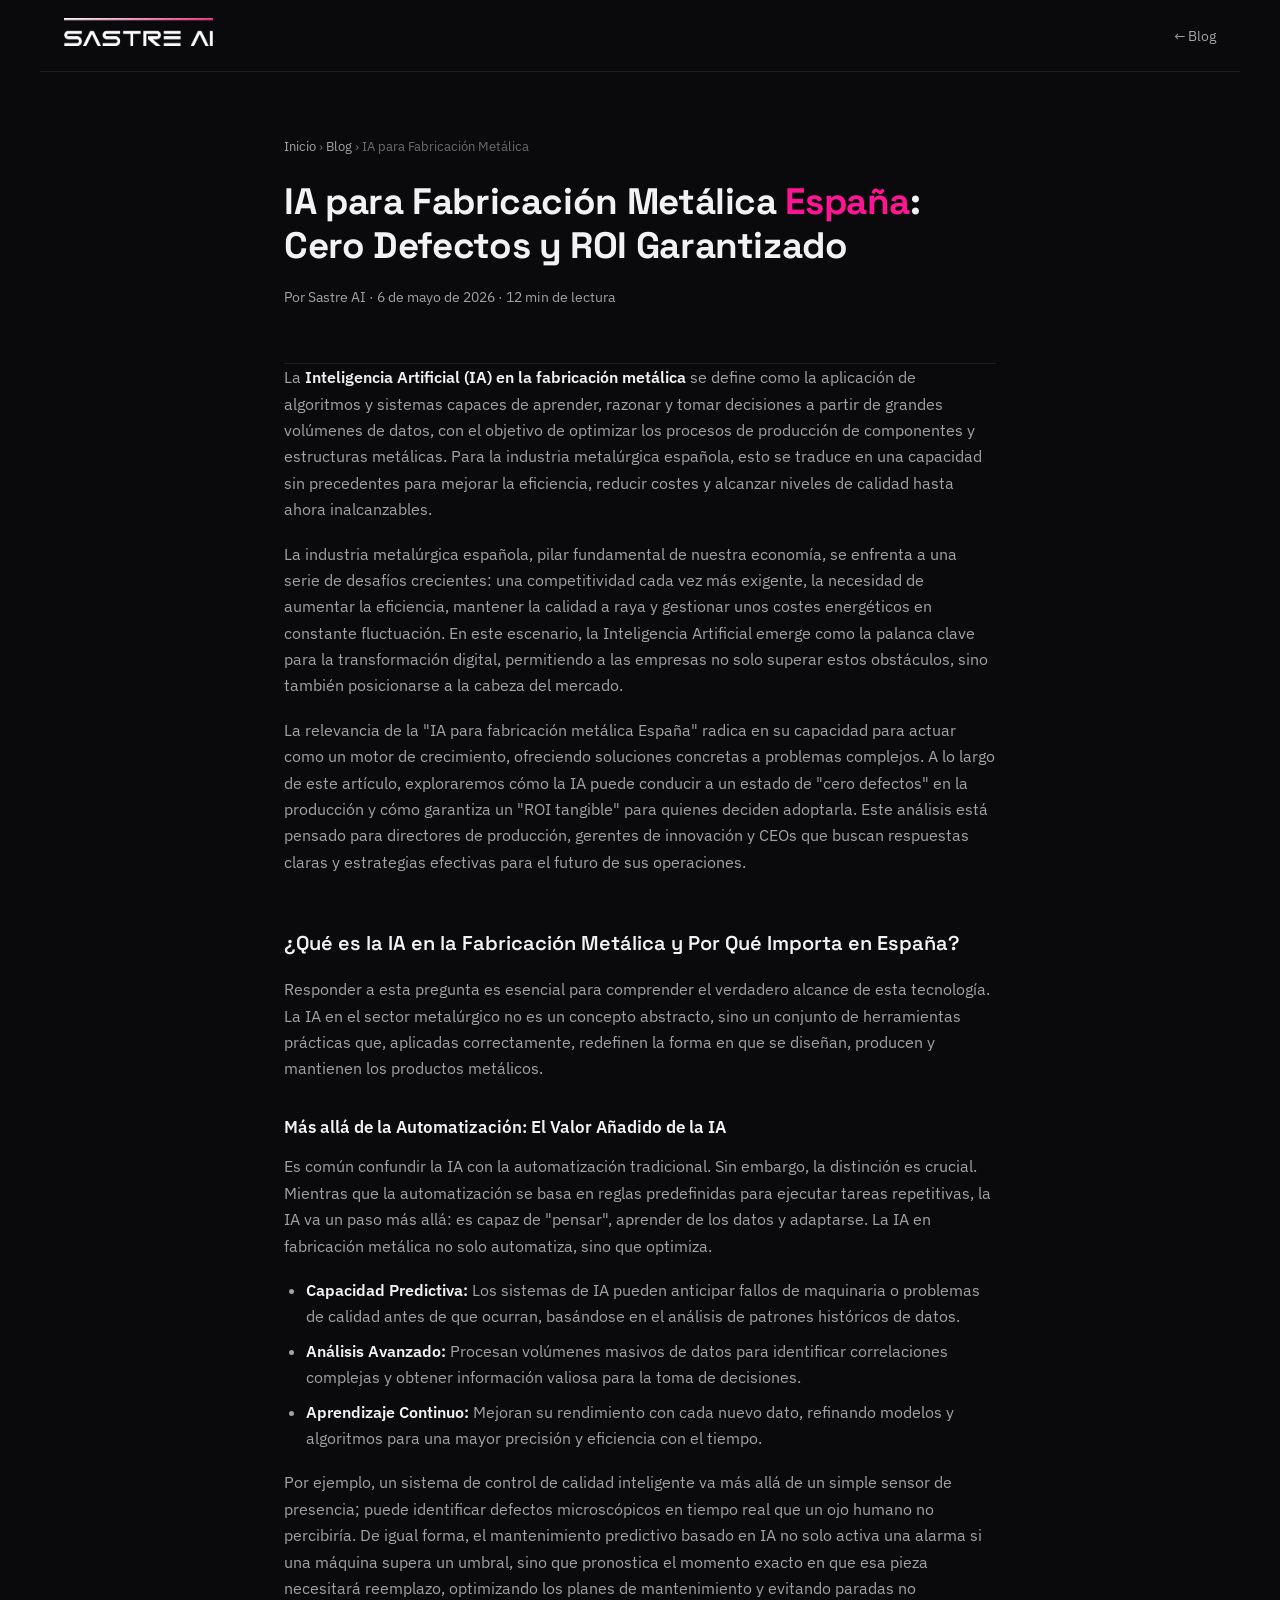
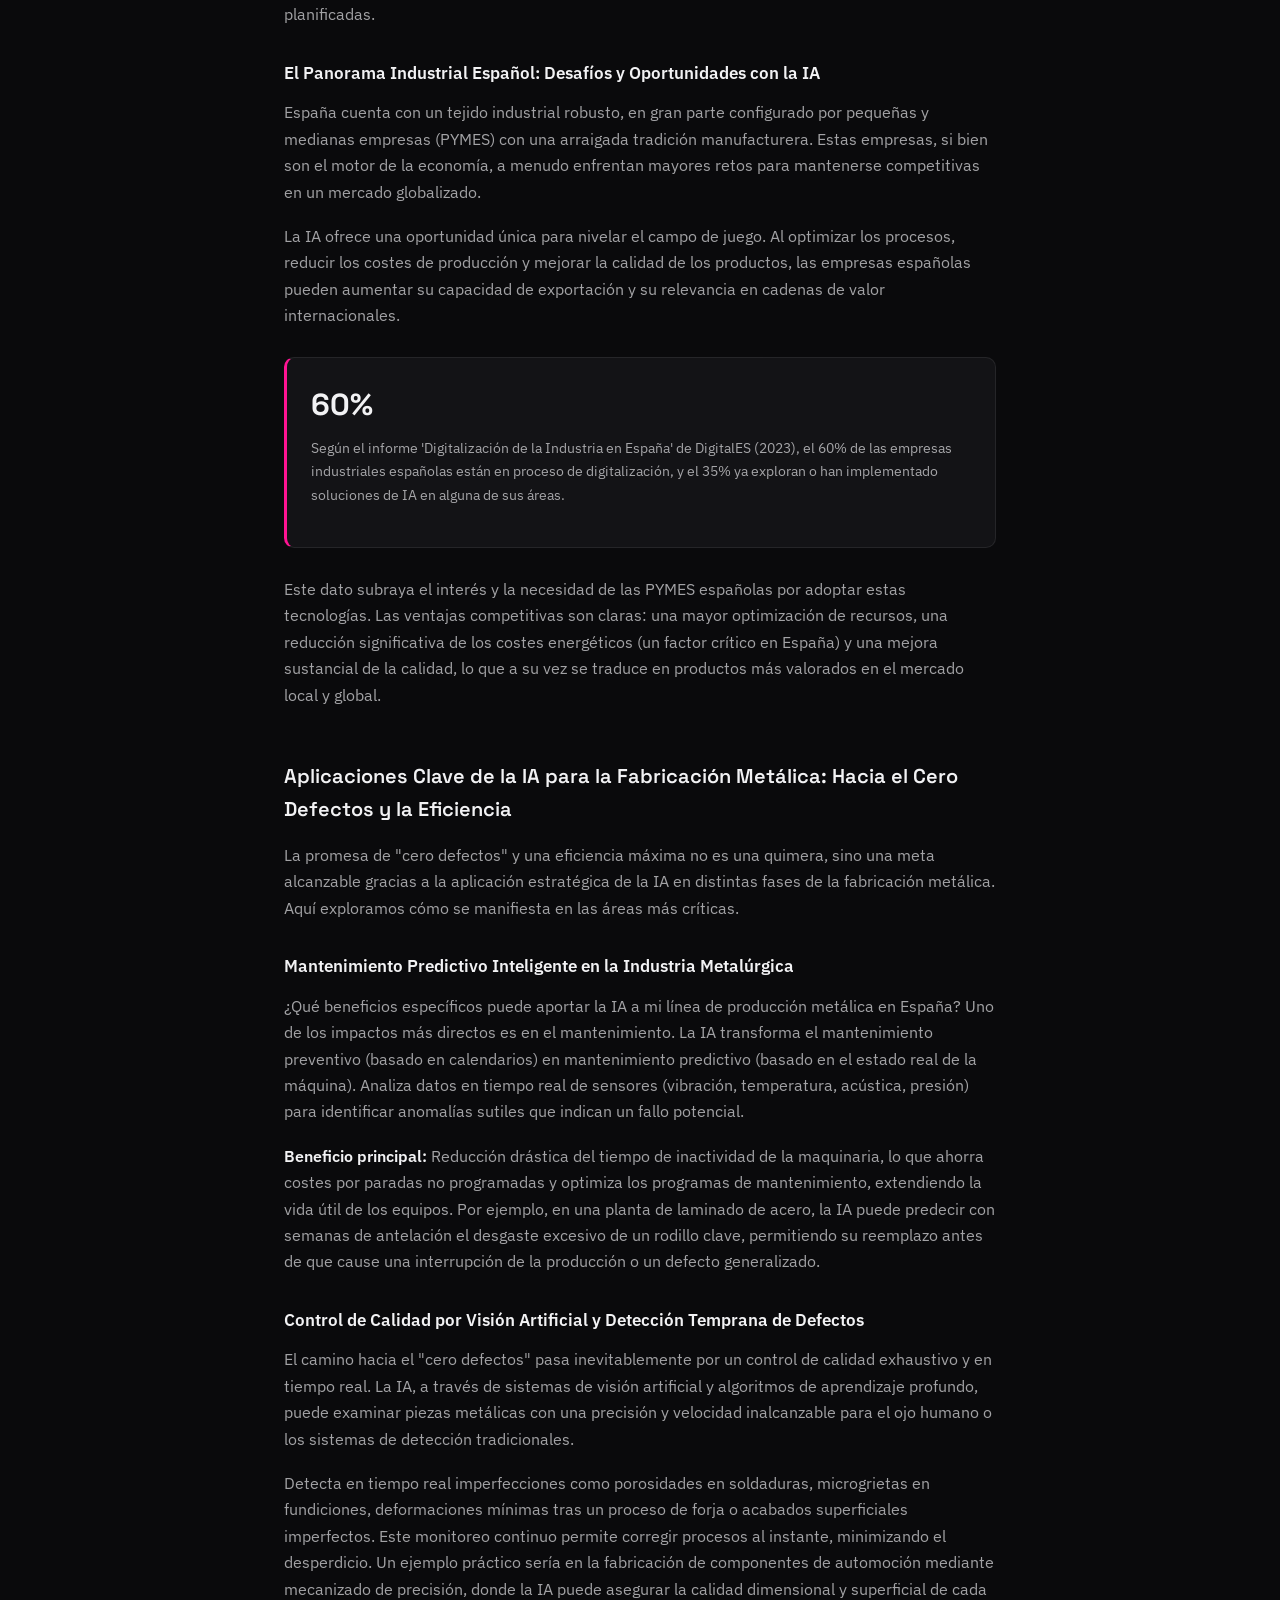
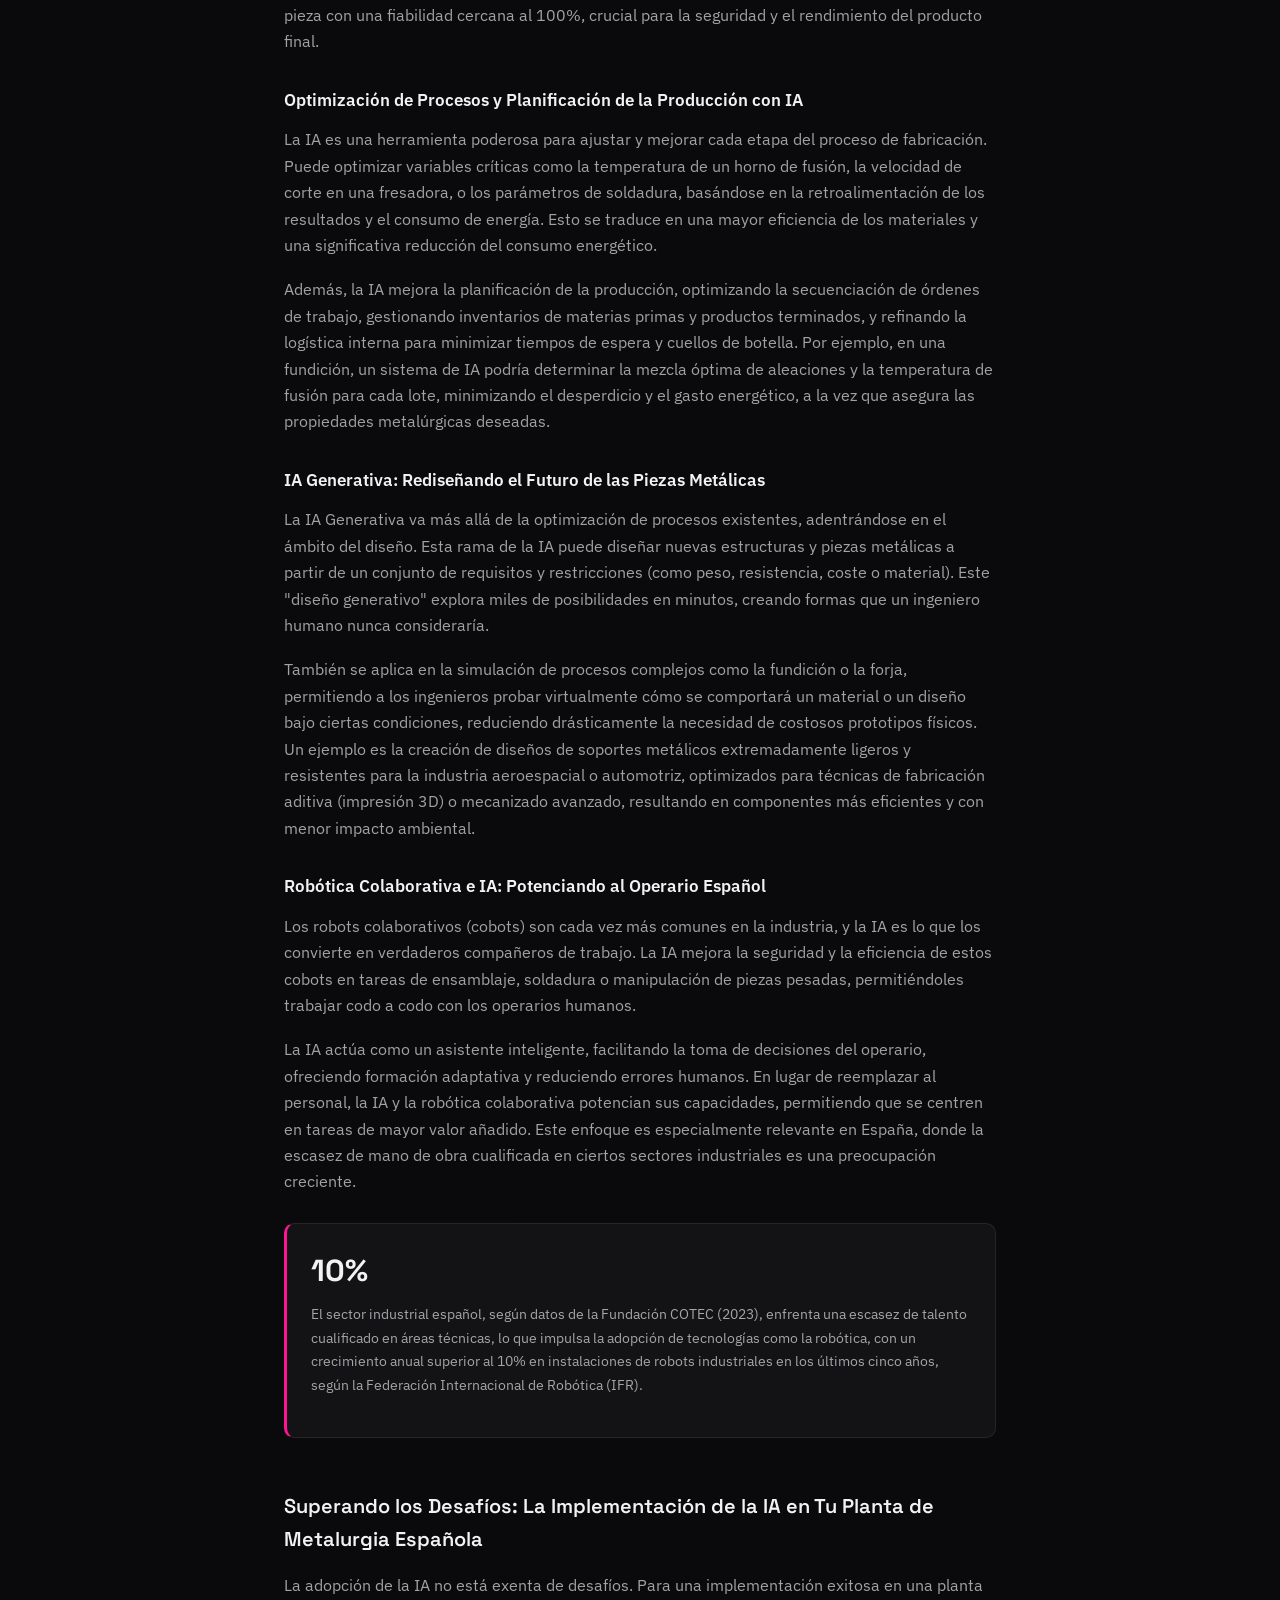
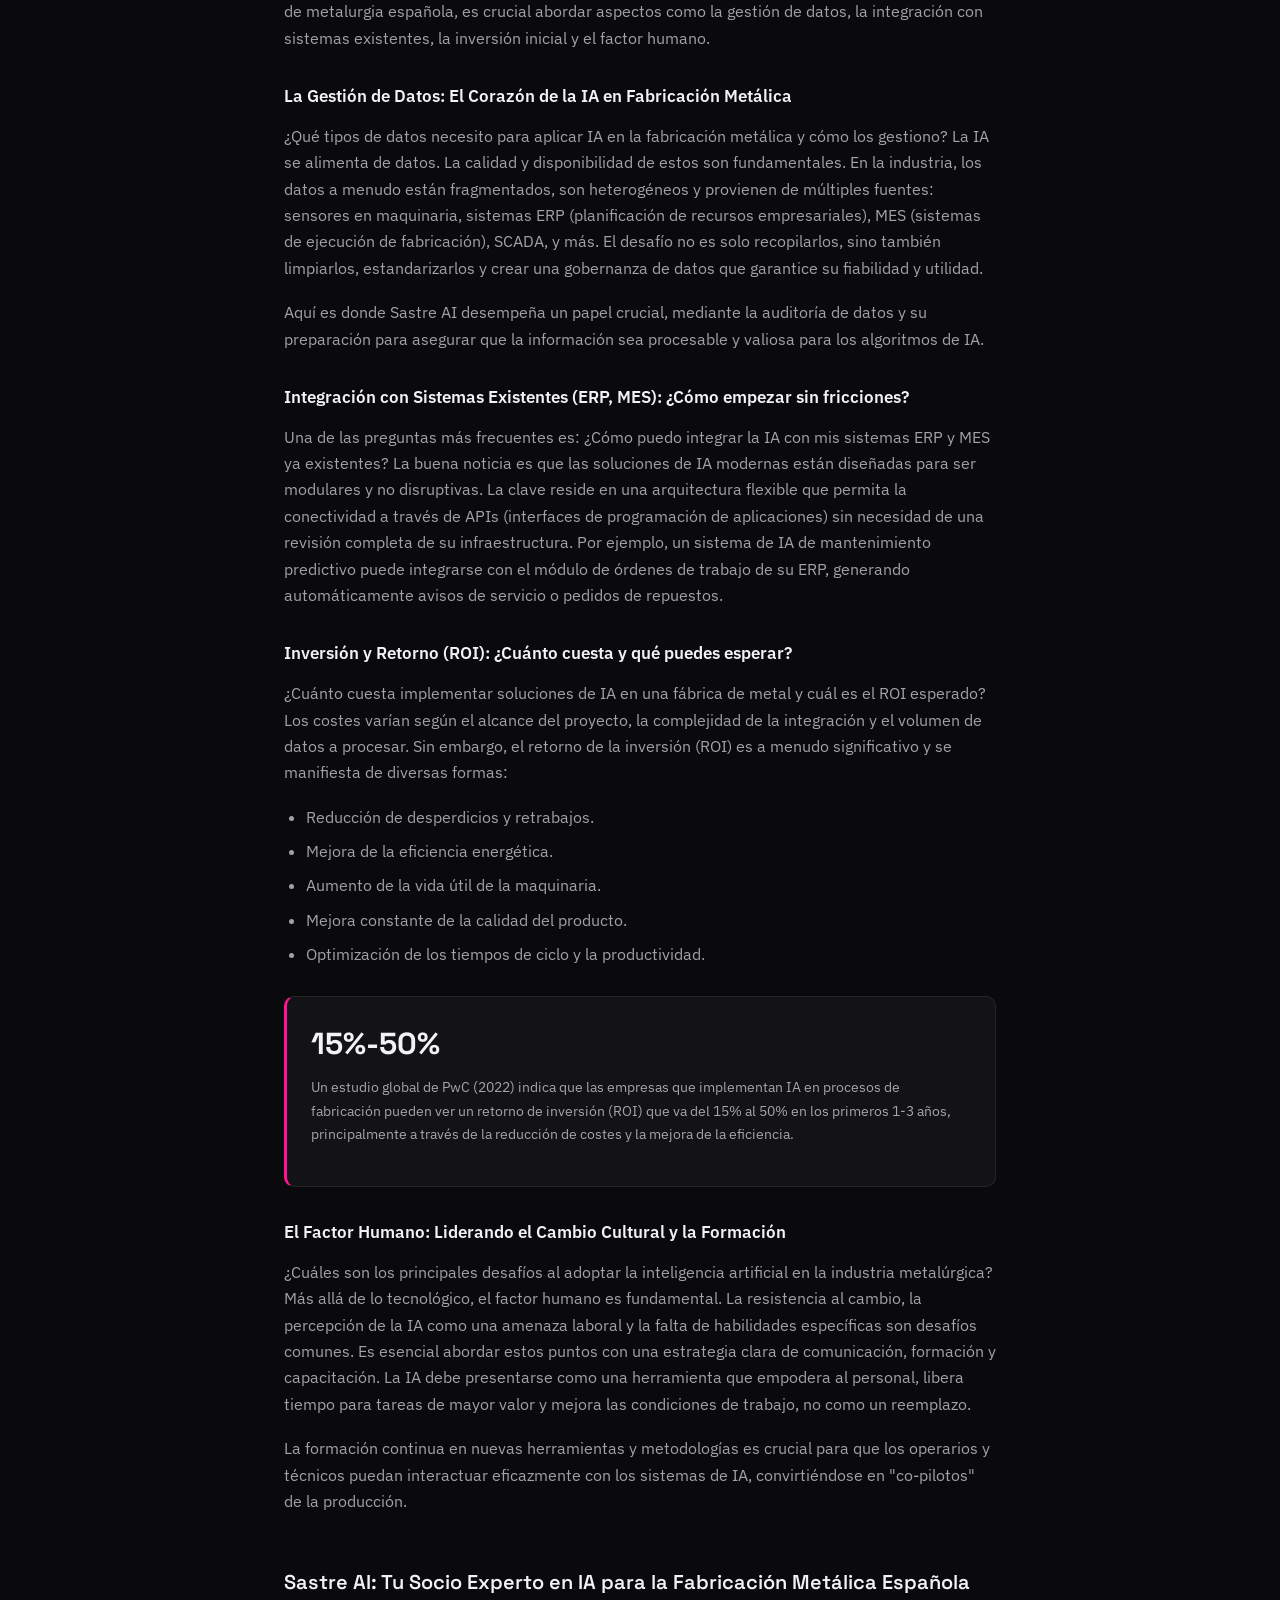
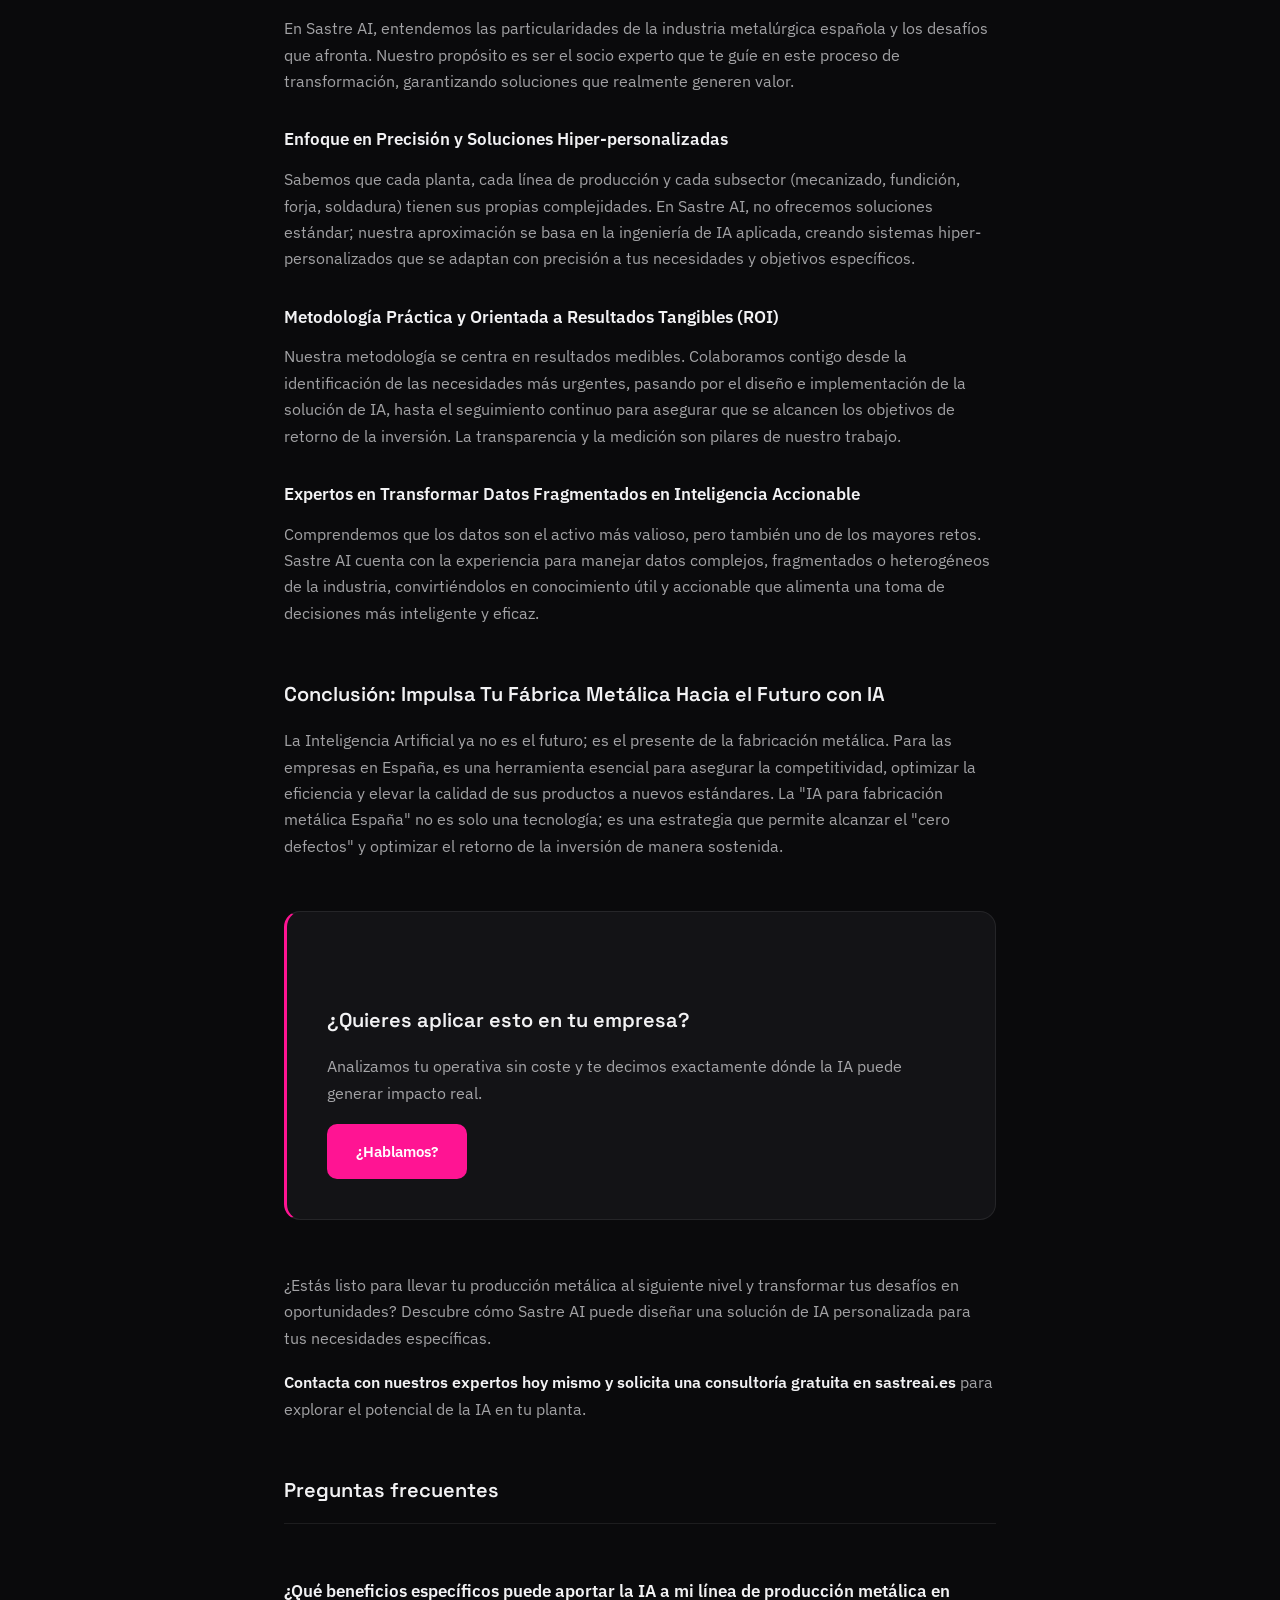
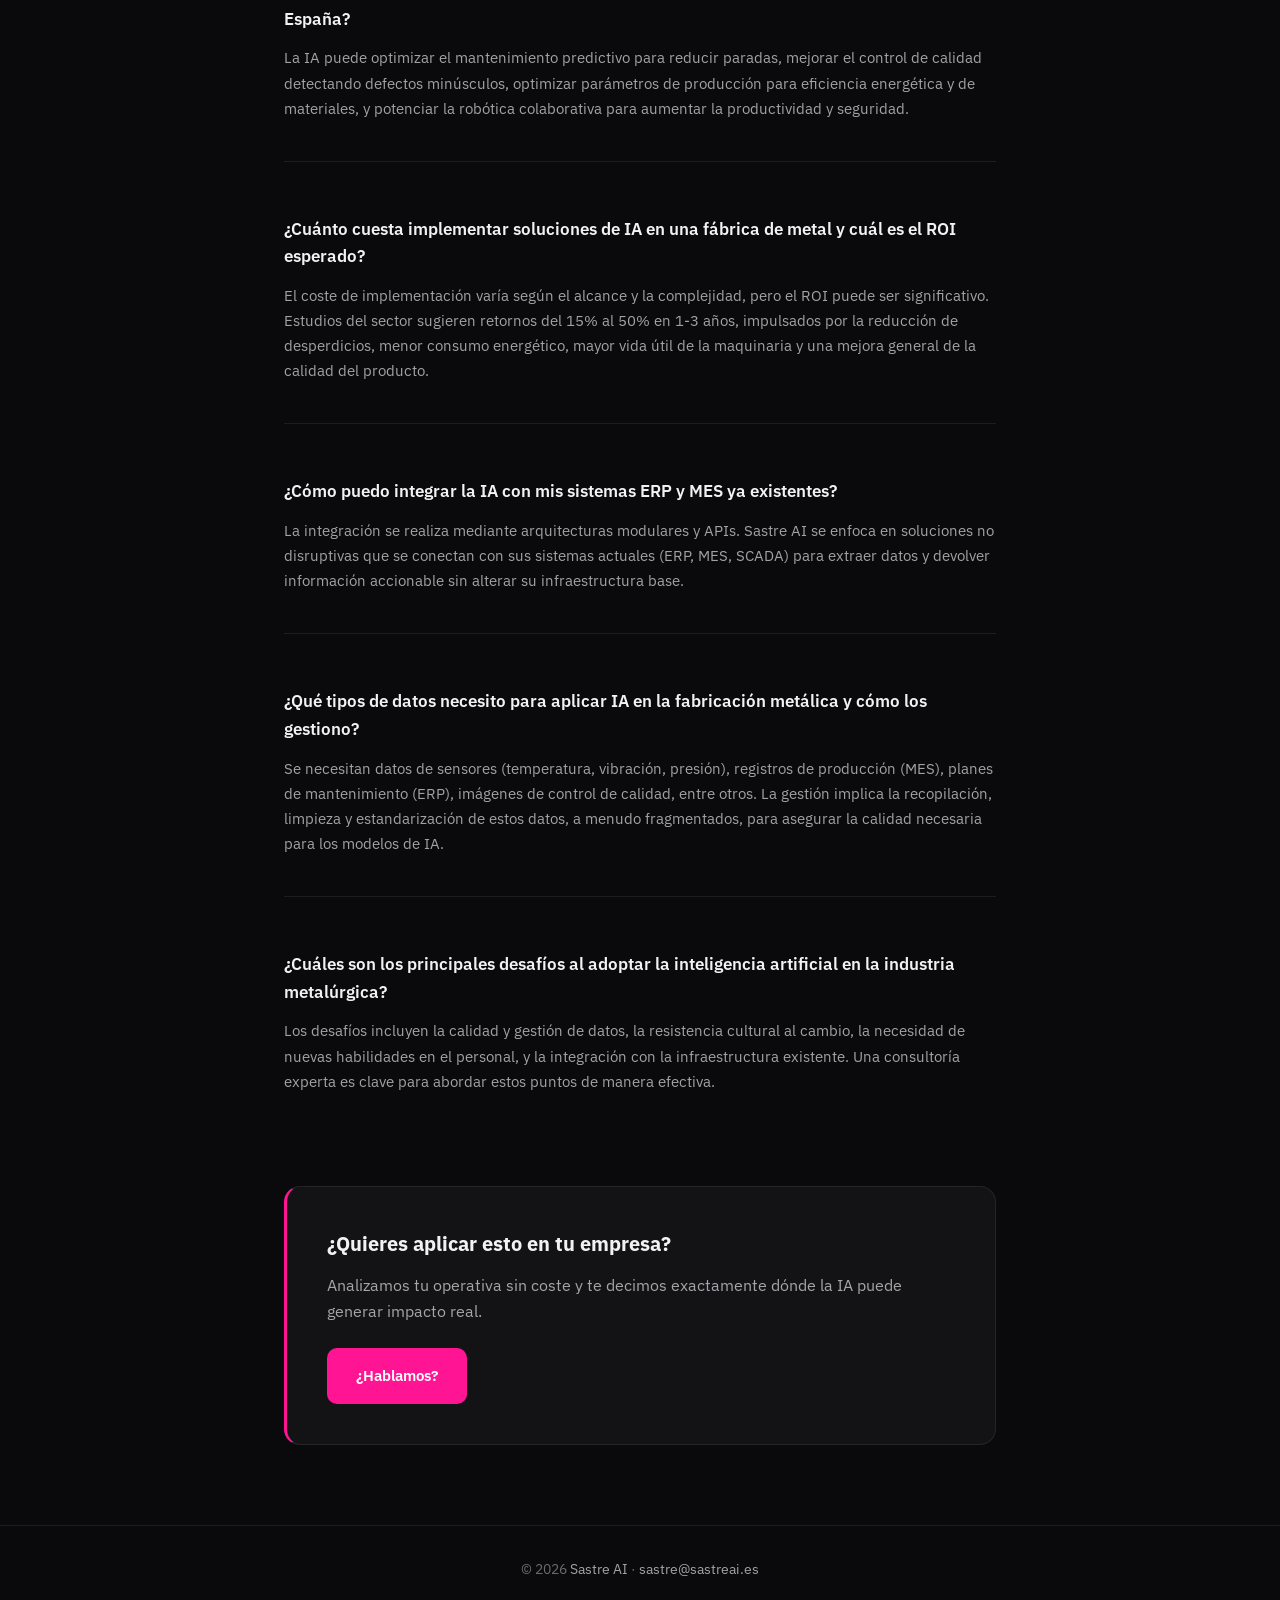
<file: blog/ia-para-fabricacion-metalica-espana/index.html>
<!DOCTYPE html>
<html lang="es">
<head>
  <meta charset="UTF-8" />
  <meta name="viewport" content="width=device-width, initial-scale=1.0" />
  <title>IA para Fabricación Metálica España | Sastre AI</title>
  <meta name="description" content="Descubre cómo la IA revoluciona la fabricación metálica en España. Optimiza procesos, reduce defectos y maximiza tu ROI con soluciones expertas. ¡Contacta a Sastre AI hoy!" />
  <link rel="canonical" href="https://sastreai.es/blog/ia-para-fabricacion-metalica-espana/" />
  <meta property="og:title" content="IA para Fabricación Metálica España: Cero Defectos y ROI Garantizado" />
  <meta property="og:description" content="Descubre cómo la IA revoluciona la fabricación metálica en España. Optimiza procesos, reduce defectos y maximiza tu ROI con soluciones expertas. ¡Contacta a Sastre AI hoy!" />
  <meta property="og:url" content="https://sastreai.es/blog/ia-para-fabricacion-metalica-espana/" />
  <meta property="og:type" content="article" />
  <script type="application/ld+json">
  {
    "@context": "https://schema.org",
    "@type": "Article",
    "headline": "IA para Fabricación Metálica España: Cero Defectos y ROI Garantizado",
    "description": "Descubre cómo la IA revoluciona la fabricación metálica en España. Optimiza procesos, reduce defectos y maximiza tu ROI con soluciones expertas. ¡Contacta a Sastre AI hoy!",
    "author": {"@type": "Organization", "name": "Sastre AI"},
    "publisher": {"@type": "Organization", "name": "Sastre AI", "url": "https://sastreai.es"},
    "datePublished": "2026-05-06",
    "dateModified": "2026-05-06"
  }
  </script>
  <script type="application/ld+json">
  {
    "@context": "https://schema.org",
    "@type": "FAQPage",
    "mainEntity": [
      {"@type":"Question","name":"¿Qué beneficios específicos puede aportar la IA a mi línea de producción metálica en España?","acceptedAnswer":{"@type":"Answer","text":"La IA puede optimizar el mantenimiento predictivo para reducir paradas, mejorar el control de calidad detectando defectos minúsculos, optimizar parámetros de producción para eficiencia energética y de materiales, y potenciar la robótica colaborativa para aumentar la productividad y seguridad."}},
      {"@type":"Question","name":"¿Cuánto cuesta implementar soluciones de IA en una fábrica de metal y cuál es el ROI esperado?","acceptedAnswer":{"@type":"Answer","text":"El coste de implementación varía según el alcance y la complejidad, pero el ROI puede ser significativo. Estudios del sector sugieren retornos del 15% al 50% en 1-3 años, impulsados por la reducción de desperdicios, menor consumo energético, mayor vida útil de la maquinaria y una mejora general de la calidad del producto."}},
      {"@type":"Question","name":"¿Cómo puedo integrar la IA con mis sistemas ERP y MES ya existentes?","acceptedAnswer":{"@type":"Answer","text":"La integración se realiza mediante arquitecturas modulares y APIs. Sastre AI se enfoca en soluciones no disruptivas que se conectan con sus sistemas actuales (ERP, MES, SCADA) para extraer datos y devolver información accionable sin alterar su infraestructura base."}},
      {"@type":"Question","name":"¿Qué tipos de datos necesito para aplicar IA en la fabricación metálica y cómo los gestiono?","acceptedAnswer":{"@type":"Answer","text":"Se necesitan datos de sensores (temperatura, vibración, presión), registros de producción (MES), planes de mantenimiento (ERP), imágenes de control de calidad, entre otros. La gestión implica la recopilación, limpieza y estandarización de estos datos, a menudo fragmentados, para asegurar la calidad necesaria para los modelos de IA."}},
      {"@type":"Question","name":"¿Cuáles son los principales desafíos al adoptar la inteligencia artificial en la industria metalúrgica?","acceptedAnswer":{"@type":"Answer","text":"Los desafíos incluyen la calidad y gestión de datos, la resistencia cultural al cambio, la necesidad de nuevas habilidades en el personal, y la integración con la infraestructura existente. Una consultoría experta es clave para abordar estos puntos de manera efectiva."}}
    ]
  }
  </script>
  <link rel="preconnect" href="https://fonts.googleapis.com" />
  <link rel="preconnect" href="https://fonts.gstatic.com" crossorigin />
  <link href="https://fonts.googleapis.com/css2?family=Space+Grotesk:wght@500;600;700&family=IBM+Plex+Sans:wght@400;500;600&display=swap" rel="stylesheet" />
  <link rel="stylesheet" href="/assets/css/site.css" />
</head>
<body>
  <nav class="blog-nav">
    <a class="logo" href="https://sastreai.es"><img src="/Logos/secundario degradado transparente.png" alt="Sastre AI" /></a>
    <a class="back" href="https://sastreai.es/blog/">← Blog</a>
  </nav>

  <div class="article-container">
    <header class="article-head">
      <div class="breadcrumb"><a href="https://sastreai.es">Inicio</a> › <a href="https://sastreai.es/blog/">Blog</a> › IA para Fabricación Metálica</div>
      <h1>IA para Fabricación Metálica <span class="accent">España</span>: Cero Defectos y ROI Garantizado</h1>
      <p class="article-meta">Por Sastre AI · 6 de mayo de 2026 · 12 min de lectura</p>
    </header>

    <hr class="separator" />

    <article class="post">
      <p>La <strong>Inteligencia Artificial (IA) en la fabricación metálica</strong> se define como la aplicación de algoritmos y sistemas capaces de aprender, razonar y tomar decisiones a partir de grandes volúmenes de datos, con el objetivo de optimizar los procesos de producción de componentes y estructuras metálicas. Para la industria metalúrgica española, esto se traduce en una capacidad sin precedentes para mejorar la eficiencia, reducir costes y alcanzar niveles de calidad hasta ahora inalcanzables.</p>
      <p>La industria metalúrgica española, pilar fundamental de nuestra economía, se enfrenta a una serie de desafíos crecientes: una competitividad cada vez más exigente, la necesidad de aumentar la eficiencia, mantener la calidad a raya y gestionar unos costes energéticos en constante fluctuación. En este escenario, la Inteligencia Artificial emerge como la palanca clave para la transformación digital, permitiendo a las empresas no solo superar estos obstáculos, sino también posicionarse a la cabeza del mercado.</p>
      <p>La relevancia de la "IA para fabricación metálica España" radica en su capacidad para actuar como un motor de crecimiento, ofreciendo soluciones concretas a problemas complejos. A lo largo de este artículo, exploraremos cómo la IA puede conducir a un estado de "cero defectos" en la producción y cómo garantiza un "ROI tangible" para quienes deciden adoptarla. Este análisis está pensado para directores de producción, gerentes de innovación y CEOs que buscan respuestas claras y estrategias efectivas para el futuro de sus operaciones.</p>

      <h2>¿Qué es la IA en la Fabricación Metálica y Por Qué Importa en España?</h2>
      <p>Responder a esta pregunta es esencial para comprender el verdadero alcance de esta tecnología. La IA en el sector metalúrgico no es un concepto abstracto, sino un conjunto de herramientas prácticas que, aplicadas correctamente, redefinen la forma en que se diseñan, producen y mantienen los productos metálicos.</p>

      <h3>Más allá de la Automatización: El Valor Añadido de la IA</h3>
      <p>Es común confundir la IA con la automatización tradicional. Sin embargo, la distinción es crucial. Mientras que la automatización se basa en reglas predefinidas para ejecutar tareas repetitivas, la IA va un paso más allá: es capaz de "pensar", aprender de los datos y adaptarse. La IA en fabricación metálica no solo automatiza, sino que optimiza.</p>
      <ul>
        <li><strong>Capacidad Predictiva:</strong> Los sistemas de IA pueden anticipar fallos de maquinaria o problemas de calidad antes de que ocurran, basándose en el análisis de patrones históricos de datos.</li>
        <li><strong>Análisis Avanzado:</strong> Procesan volúmenes masivos de datos para identificar correlaciones complejas y obtener información valiosa para la toma de decisiones.</li>
        <li><strong>Aprendizaje Continuo:</strong> Mejoran su rendimiento con cada nuevo dato, refinando modelos y algoritmos para una mayor precisión y eficiencia con el tiempo.</li>
      </ul>
      <p>Por ejemplo, un sistema de control de calidad inteligente va más allá de un simple sensor de presencia; puede identificar defectos microscópicos en tiempo real que un ojo humano no percibiría. De igual forma, el mantenimiento predictivo basado en IA no solo activa una alarma si una máquina supera un umbral, sino que pronostica el momento exacto en que esa pieza necesitará reemplazo, optimizando los planes de mantenimiento y evitando paradas no planificadas.</p>

      <h3>El Panorama Industrial Español: Desafíos y Oportunidades con la IA</h3>
      <p>España cuenta con un tejido industrial robusto, en gran parte configurado por pequeñas y medianas empresas (PYMES) con una arraigada tradición manufacturera. Estas empresas, si bien son el motor de la economía, a menudo enfrentan mayores retos para mantenerse competitivas en un mercado globalizado.</p>
      <p>La IA ofrece una oportunidad única para nivelar el campo de juego. Al optimizar los procesos, reducir los costes de producción y mejorar la calidad de los productos, las empresas españolas pueden aumentar su capacidad de exportación y su relevancia en cadenas de valor internacionales.</p>
      <div class="stat-block">
        <div class="number">60%</div>
        <p>Según el informe 'Digitalización de la Industria en España' de DigitalES (2023), el 60% de las empresas industriales españolas están en proceso de digitalización, y el 35% ya exploran o han implementado soluciones de IA en alguna de sus áreas.</p>
      </div>
      <p>Este dato subraya el interés y la necesidad de las PYMES españolas por adoptar estas tecnologías. Las ventajas competitivas son claras: una mayor optimización de recursos, una reducción significativa de los costes energéticos (un factor crítico en España) y una mejora sustancial de la calidad, lo que a su vez se traduce en productos más valorados en el mercado local y global.</p>

      <h2>Aplicaciones Clave de la IA para la Fabricación Metálica: Hacia el Cero Defectos y la Eficiencia</h2>
      <p>La promesa de "cero defectos" y una eficiencia máxima no es una quimera, sino una meta alcanzable gracias a la aplicación estratégica de la IA en distintas fases de la fabricación metálica. Aquí exploramos cómo se manifiesta en las áreas más críticas.</p>

      <h3>Mantenimiento Predictivo Inteligente en la Industria Metalúrgica</h3>
      <p>¿Qué beneficios específicos puede aportar la IA a mi línea de producción metálica en España? Uno de los impactos más directos es en el mantenimiento. La IA transforma el mantenimiento preventivo (basado en calendarios) en mantenimiento predictivo (basado en el estado real de la máquina). Analiza datos en tiempo real de sensores (vibración, temperatura, acústica, presión) para identificar anomalías sutiles que indican un fallo potencial.</p>
      <p><strong>Beneficio principal:</strong> Reducción drástica del tiempo de inactividad de la maquinaria, lo que ahorra costes por paradas no programadas y optimiza los programas de mantenimiento, extendiendo la vida útil de los equipos. Por ejemplo, en una planta de laminado de acero, la IA puede predecir con semanas de antelación el desgaste excesivo de un rodillo clave, permitiendo su reemplazo antes de que cause una interrupción de la producción o un defecto generalizado.</p>

      <h3>Control de Calidad por Visión Artificial y Detección Temprana de Defectos</h3>
      <p>El camino hacia el "cero defectos" pasa inevitablemente por un control de calidad exhaustivo y en tiempo real. La IA, a través de sistemas de visión artificial y algoritmos de aprendizaje profundo, puede examinar piezas metálicas con una precisión y velocidad inalcanzable para el ojo humano o los sistemas de detección tradicionales.</p>
      <p>Detecta en tiempo real imperfecciones como porosidades en soldaduras, microgrietas en fundiciones, deformaciones mínimas tras un proceso de forja o acabados superficiales imperfectos. Este monitoreo continuo permite corregir procesos al instante, minimizando el desperdicio. Un ejemplo práctico sería en la fabricación de componentes de automoción mediante mecanizado de precisión, donde la IA puede asegurar la calidad dimensional y superficial de cada pieza con una fiabilidad cercana al 100%, crucial para la seguridad y el rendimiento del producto final.</p>

      <h3>Optimización de Procesos y Planificación de la Producción con IA</h3>
      <p>La IA es una herramienta poderosa para ajustar y mejorar cada etapa del proceso de fabricación. Puede optimizar variables críticas como la temperatura de un horno de fusión, la velocidad de corte en una fresadora, o los parámetros de soldadura, basándose en la retroalimentación de los resultados y el consumo de energía. Esto se traduce en una mayor eficiencia de los materiales y una significativa reducción del consumo energético.</p>
      <p>Además, la IA mejora la planificación de la producción, optimizando la secuenciación de órdenes de trabajo, gestionando inventarios de materias primas y productos terminados, y refinando la logística interna para minimizar tiempos de espera y cuellos de botella. Por ejemplo, en una fundición, un sistema de IA podría determinar la mezcla óptima de aleaciones y la temperatura de fusión para cada lote, minimizando el desperdicio y el gasto energético, a la vez que asegura las propiedades metalúrgicas deseadas.</p>

      <h3>IA Generativa: Rediseñando el Futuro de las Piezas Metálicas</h3>
      <p>La IA Generativa va más allá de la optimización de procesos existentes, adentrándose en el ámbito del diseño. Esta rama de la IA puede diseñar nuevas estructuras y piezas metálicas a partir de un conjunto de requisitos y restricciones (como peso, resistencia, coste o material). Este "diseño generativo" explora miles de posibilidades en minutos, creando formas que un ingeniero humano nunca consideraría.</p>
      <p>También se aplica en la simulación de procesos complejos como la fundición o la forja, permitiendo a los ingenieros probar virtualmente cómo se comportará un material o un diseño bajo ciertas condiciones, reduciendo drásticamente la necesidad de costosos prototipos físicos. Un ejemplo es la creación de diseños de soportes metálicos extremadamente ligeros y resistentes para la industria aeroespacial o automotriz, optimizados para técnicas de fabricación aditiva (impresión 3D) o mecanizado avanzado, resultando en componentes más eficientes y con menor impacto ambiental.</p>

      <h3>Robótica Colaborativa e IA: Potenciando al Operario Español</h3>
      <p>Los robots colaborativos (cobots) son cada vez más comunes en la industria, y la IA es lo que los convierte en verdaderos compañeros de trabajo. La IA mejora la seguridad y la eficiencia de estos cobots en tareas de ensamblaje, soldadura o manipulación de piezas pesadas, permitiéndoles trabajar codo a codo con los operarios humanos.</p>
      <p>La IA actúa como un asistente inteligente, facilitando la toma de decisiones del operario, ofreciendo formación adaptativa y reduciendo errores humanos. En lugar de reemplazar al personal, la IA y la robótica colaborativa potencian sus capacidades, permitiendo que se centren en tareas de mayor valor añadido. Este enfoque es especialmente relevante en España, donde la escasez de mano de obra cualificada en ciertos sectores industriales es una preocupación creciente.</p>
      <div class="stat-block">
        <div class="number">10%</div>
        <p>El sector industrial español, según datos de la Fundación COTEC (2023), enfrenta una escasez de talento cualificado en áreas técnicas, lo que impulsa la adopción de tecnologías como la robótica, con un crecimiento anual superior al 10% en instalaciones de robots industriales en los últimos cinco años, según la Federación Internacional de Robótica (IFR).</p>
      </div>

      <h2>Superando los Desafíos: La Implementación de la IA en Tu Planta de Metalurgia Española</h2>
      <p>La adopción de la IA no está exenta de desafíos. Para una implementación exitosa en una planta de metalurgia española, es crucial abordar aspectos como la gestión de datos, la integración con sistemas existentes, la inversión inicial y el factor humano.</p>

      <h3>La Gestión de Datos: El Corazón de la IA en Fabricación Metálica</h3>
      <p>¿Qué tipos de datos necesito para aplicar IA en la fabricación metálica y cómo los gestiono? La IA se alimenta de datos. La calidad y disponibilidad de estos son fundamentales. En la industria, los datos a menudo están fragmentados, son heterogéneos y provienen de múltiples fuentes: sensores en maquinaria, sistemas ERP (planificación de recursos empresariales), MES (sistemas de ejecución de fabricación), SCADA, y más. El desafío no es solo recopilarlos, sino también limpiarlos, estandarizarlos y crear una gobernanza de datos que garantice su fiabilidad y utilidad.</p>
      <p>Aquí es donde Sastre AI desempeña un papel crucial, mediante la auditoría de datos y su preparación para asegurar que la información sea procesable y valiosa para los algoritmos de IA.</p>

      <h3>Integración con Sistemas Existentes (ERP, MES): ¿Cómo empezar sin fricciones?</h3>
      <p>Una de las preguntas más frecuentes es: ¿Cómo puedo integrar la IA con mis sistemas ERP y MES ya existentes? La buena noticia es que las soluciones de IA modernas están diseñadas para ser modulares y no disruptivas. La clave reside en una arquitectura flexible que permita la conectividad a través de APIs (interfaces de programación de aplicaciones) sin necesidad de una revisión completa de su infraestructura. Por ejemplo, un sistema de IA de mantenimiento predictivo puede integrarse con el módulo de órdenes de trabajo de su ERP, generando automáticamente avisos de servicio o pedidos de repuestos.</p>

      <h3>Inversión y Retorno (ROI): ¿Cuánto cuesta y qué puedes esperar?</h3>
      <p>¿Cuánto cuesta implementar soluciones de IA en una fábrica de metal y cuál es el ROI esperado? Los costes varían según el alcance del proyecto, la complejidad de la integración y el volumen de datos a procesar. Sin embargo, el retorno de la inversión (ROI) es a menudo significativo y se manifiesta de diversas formas:</p>
      <ul>
        <li>Reducción de desperdicios y retrabajos.</li>
        <li>Mejora de la eficiencia energética.</li>
        <li>Aumento de la vida útil de la maquinaria.</li>
        <li>Mejora constante de la calidad del producto.</li>
        <li>Optimización de los tiempos de ciclo y la productividad.</li>
      </ul>
      <div class="stat-block">
        <div class="number">15%-50%</div>
        <p>Un estudio global de PwC (2022) indica que las empresas que implementan IA en procesos de fabricación pueden ver un retorno de inversión (ROI) que va del 15% al 50% en los primeros 1-3 años, principalmente a través de la reducción de costes y la mejora de la eficiencia.</p>
      </div>

      <h3>El Factor Humano: Liderando el Cambio Cultural y la Formación</h3>
      <p>¿Cuáles son los principales desafíos al adoptar la inteligencia artificial en la industria metalúrgica? Más allá de lo tecnológico, el factor humano es fundamental. La resistencia al cambio, la percepción de la IA como una amenaza laboral y la falta de habilidades específicas son desafíos comunes. Es esencial abordar estos puntos con una estrategia clara de comunicación, formación y capacitación. La IA debe presentarse como una herramienta que empodera al personal, libera tiempo para tareas de mayor valor y mejora las condiciones de trabajo, no como un reemplazo.</p>
      <p>La formación continua en nuevas herramientas y metodologías es crucial para que los operarios y técnicos puedan interactuar eficazmente con los sistemas de IA, convirtiéndose en "co-pilotos" de la producción.</p>

      <h2>Sastre AI: Tu Socio Experto en IA para la Fabricación Metálica Española</h2>
      <p>En Sastre AI, entendemos las particularidades de la industria metalúrgica española y los desafíos que afronta. Nuestro propósito es ser el socio experto que te guíe en este proceso de transformación, garantizando soluciones que realmente generen valor.</p>

      <h3>Enfoque en Precisión y Soluciones Hiper-personalizadas</h3>
      <p>Sabemos que cada planta, cada línea de producción y cada subsector (mecanizado, fundición, forja, soldadura) tienen sus propias complejidades. En Sastre AI, no ofrecemos soluciones estándar; nuestra aproximación se basa en la ingeniería de IA aplicada, creando sistemas hiper-personalizados que se adaptan con precisión a tus necesidades y objetivos específicos.</p>

      <h3>Metodología Práctica y Orientada a Resultados Tangibles (ROI)</h3>
      <p>Nuestra metodología se centra en resultados medibles. Colaboramos contigo desde la identificación de las necesidades más urgentes, pasando por el diseño e implementación de la solución de IA, hasta el seguimiento continuo para asegurar que se alcancen los objetivos de retorno de la inversión. La transparencia y la medición son pilares de nuestro trabajo.</p>

      <h3>Expertos en Transformar Datos Fragmentados en Inteligencia Accionable</h3>
      <p>Comprendemos que los datos son el activo más valioso, pero también uno de los mayores retos. Sastre AI cuenta con la experiencia para manejar datos complejos, fragmentados o heterogéneos de la industria, convirtiéndolos en conocimiento útil y accionable que alimenta una toma de decisiones más inteligente y eficaz.</p>

      <h2>Conclusión: Impulsa Tu Fábrica Metálica Hacia el Futuro con IA</h2>
      <p>La Inteligencia Artificial ya no es el futuro; es el presente de la fabricación metálica. Para las empresas en España, es una herramienta esencial para asegurar la competitividad, optimizar la eficiencia y elevar la calidad de sus productos a nuevos estándares. La "IA para fabricación metálica España" no es solo una tecnología; es una estrategia que permite alcanzar el "cero defectos" y optimizar el retorno de la inversión de manera sostenida.</p>

      <div class="cta-box">
        <h2>¿Quieres aplicar esto en tu empresa?</h2>
        <p>Analizamos tu operativa sin coste y te decimos exactamente dónde la IA puede generar impacto real.</p>
        <a href="https://sastreai.es/#contacto" class="btn btn-primary">¿Hablamos?</a>
      </div>

      <p>¿Estás listo para llevar tu producción metálica al siguiente nivel y transformar tus desafíos en oportunidades? Descubre cómo Sastre AI puede diseñar una solución de IA personalizada para tus necesidades específicas.</p>
      <p><strong>Contacta con nuestros expertos hoy mismo y solicita una consultoría gratuita en <a href="https://sastreai.es" style="color:var(--pink-light);text-decoration:none;">sastreai.es</a></strong> para explorar el potencial de la IA en tu planta.</p>

      <h2>Preguntas frecuentes</h2>
      <div class="faq-item">
        <h3>¿Qué beneficios específicos puede aportar la IA a mi línea de producción metálica en España?</h3>
        <p>La IA puede optimizar el mantenimiento predictivo para reducir paradas, mejorar el control de calidad detectando defectos minúsculos, optimizar parámetros de producción para eficiencia energética y de materiales, y potenciar la robótica colaborativa para aumentar la productividad y seguridad.</p>
      </div>
      <div class="faq-item">
        <h3>¿Cuánto cuesta implementar soluciones de IA en una fábrica de metal y cuál es el ROI esperado?</h3>
        <p>El coste de implementación varía según el alcance y la complejidad, pero el ROI puede ser significativo. Estudios del sector sugieren retornos del 15% al 50% en 1-3 años, impulsados por la reducción de desperdicios, menor consumo energético, mayor vida útil de la maquinaria y una mejora general de la calidad del producto.</p>
      </div>
      <div class="faq-item">
        <h3>¿Cómo puedo integrar la IA con mis sistemas ERP y MES ya existentes?</h3>
        <p>La integración se realiza mediante arquitecturas modulares y APIs. Sastre AI se enfoca en soluciones no disruptivas que se conectan con sus sistemas actuales (ERP, MES, SCADA) para extraer datos y devolver información accionable sin alterar su infraestructura base.</p>
      </div>
      <div class="faq-item">
        <h3>¿Qué tipos de datos necesito para aplicar IA en la fabricación metálica y cómo los gestiono?</h3>
        <p>Se necesitan datos de sensores (temperatura, vibración, presión), registros de producción (MES), planes de mantenimiento (ERP), imágenes de control de calidad, entre otros. La gestión implica la recopilación, limpieza y estandarización de estos datos, a menudo fragmentados, para asegurar la calidad necesaria para los modelos de IA.</p>
      </div>
      <div class="faq-item">
        <h3>¿Cuáles son los principales desafíos al adoptar la inteligencia artificial en la industria metalúrgica?</h3>
        <p>Los desafíos incluyen la calidad y gestión de datos, la resistencia cultural al cambio, la necesidad de nuevas habilidades en el personal, y la integración con la infraestructura existente. Una consultoría experta es clave para abordar estos puntos de manera efectiva.</p>
      </div>
    </article>

    <div class="cta-box">
      <h2>¿Quieres aplicar esto en tu empresa?</h2>
      <p>Analizamos tu operativa sin coste y te decimos exactamente dónde la IA puede generar impacto real.</p>
      <a href="https://sastreai.es/#contacto" class="btn btn-primary">¿Hablamos?</a>
    </div>
  </div>

  <footer class="article-footer">
    <p>© 2026 <a href="https://sastreai.es">Sastre AI</a> · <a href="mailto:sastre@sastreai.es">sastre@sastreai.es</a></p>
  </footer>
</body>
</html>
</file>
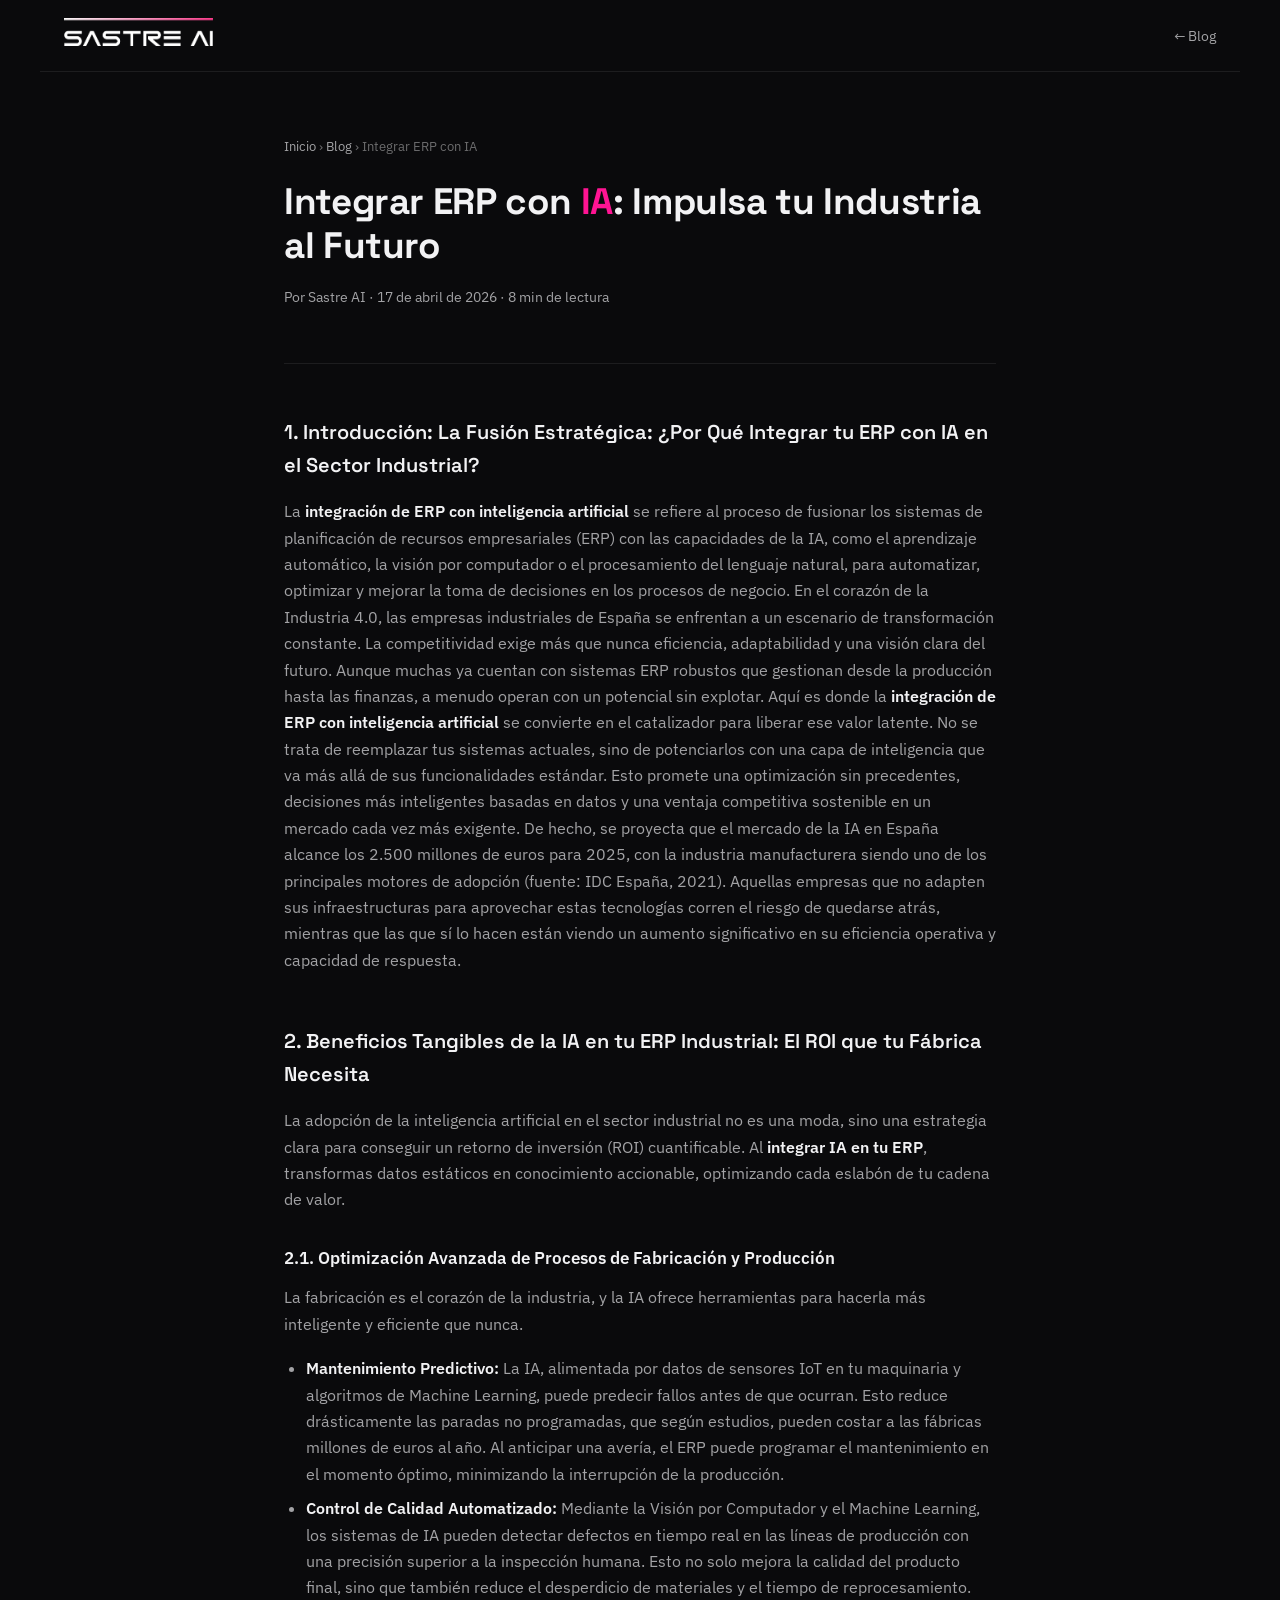
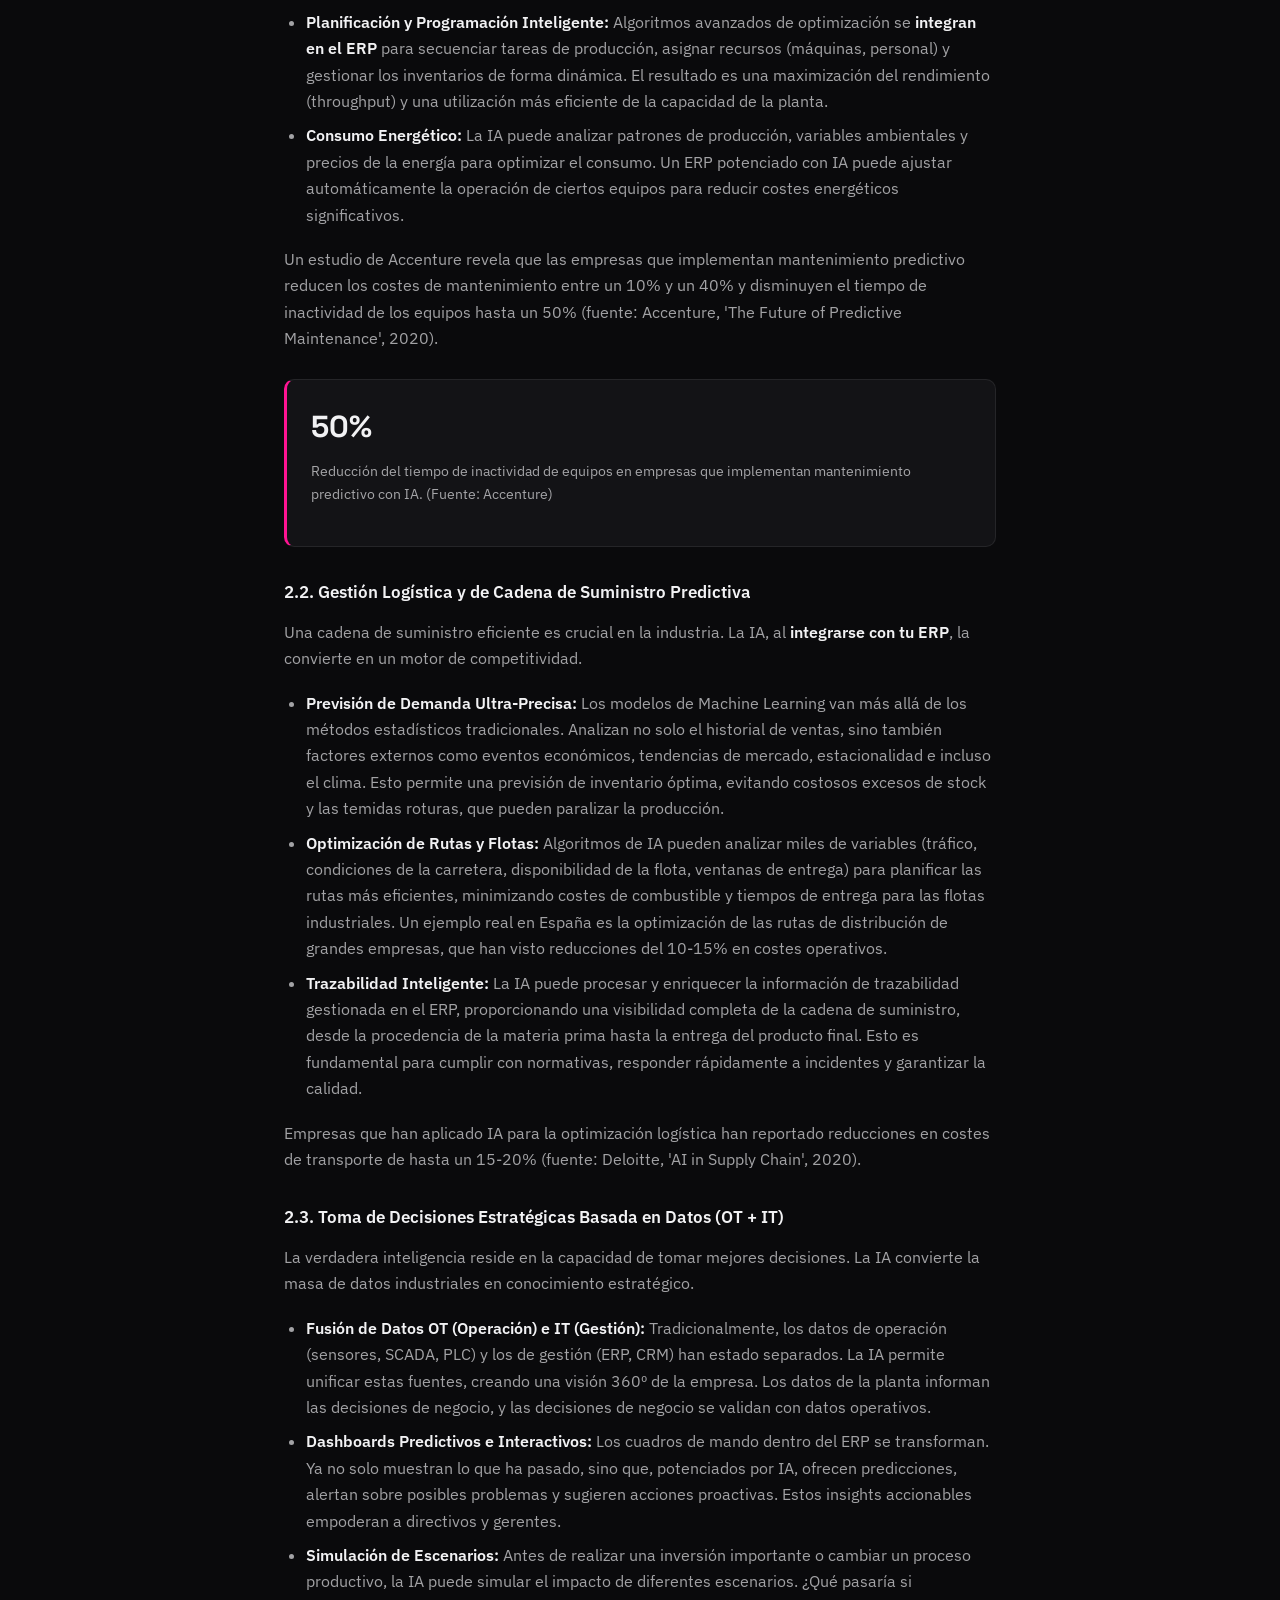
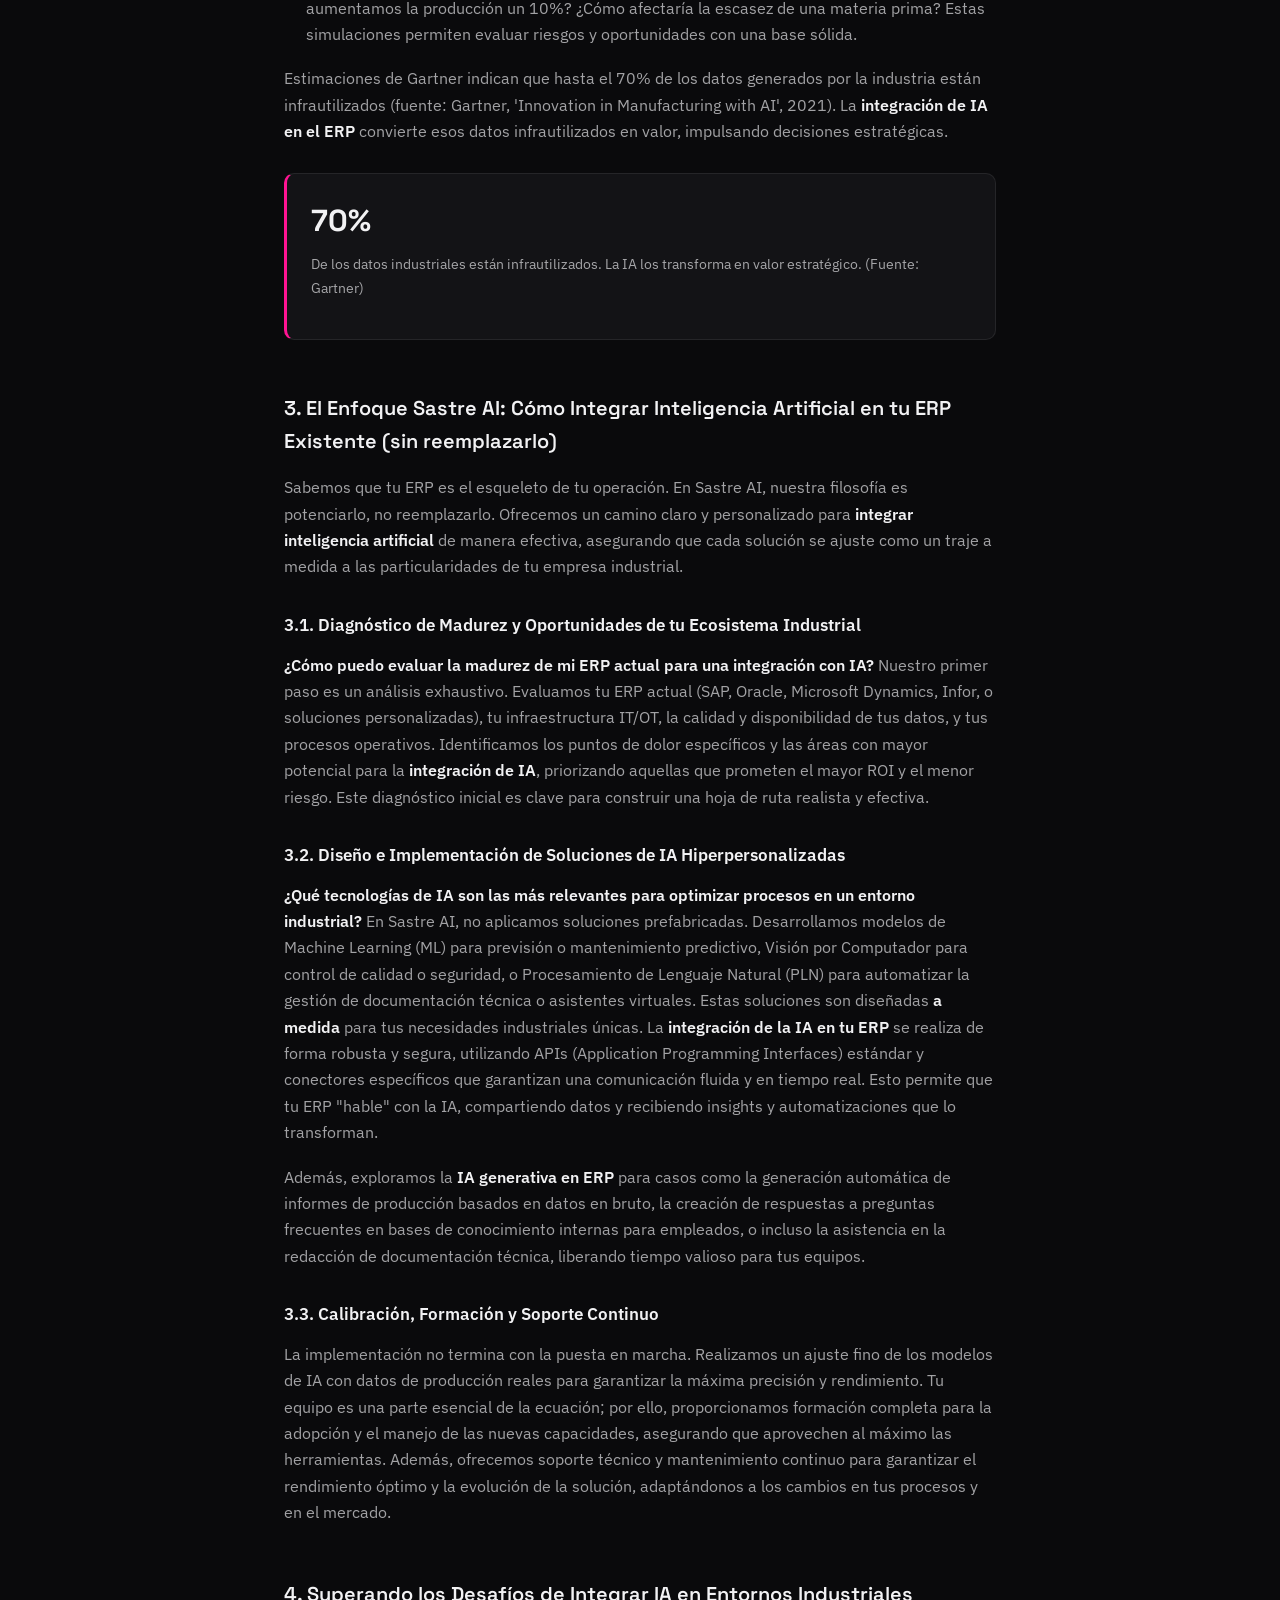
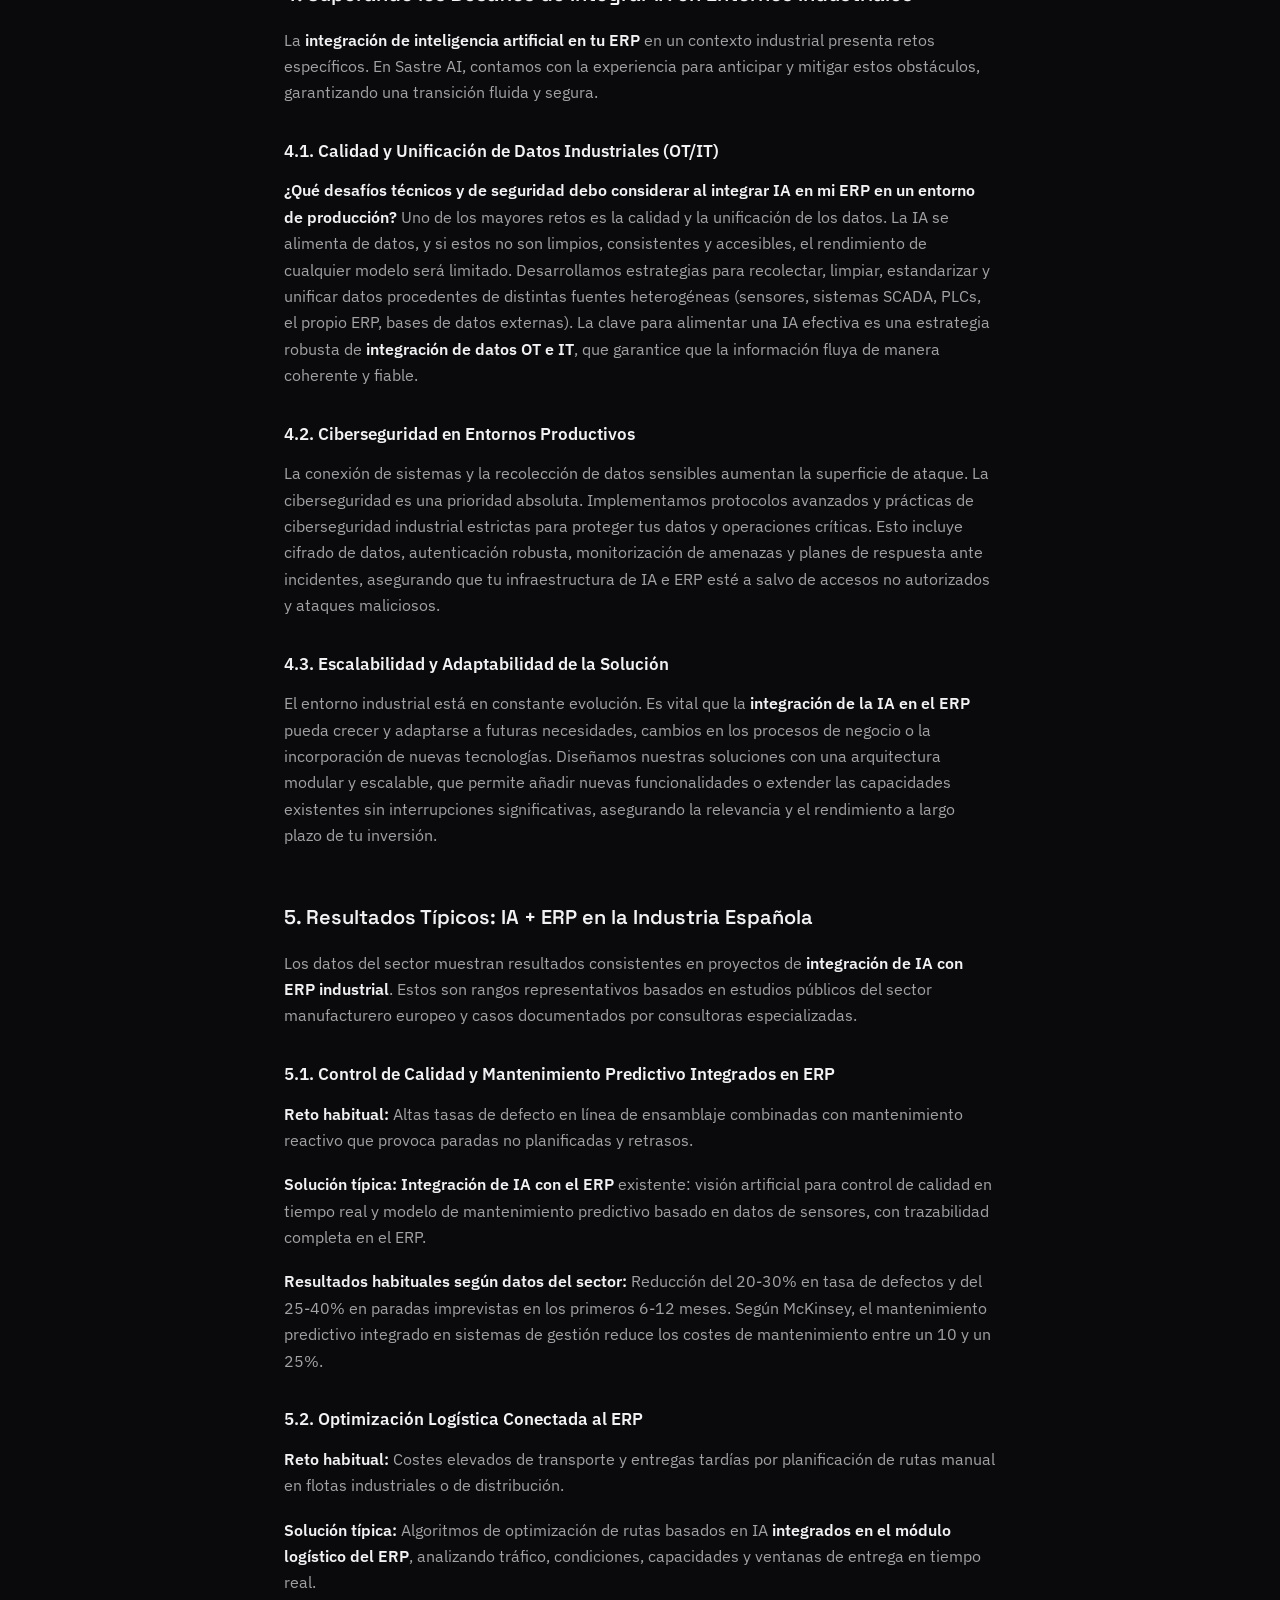
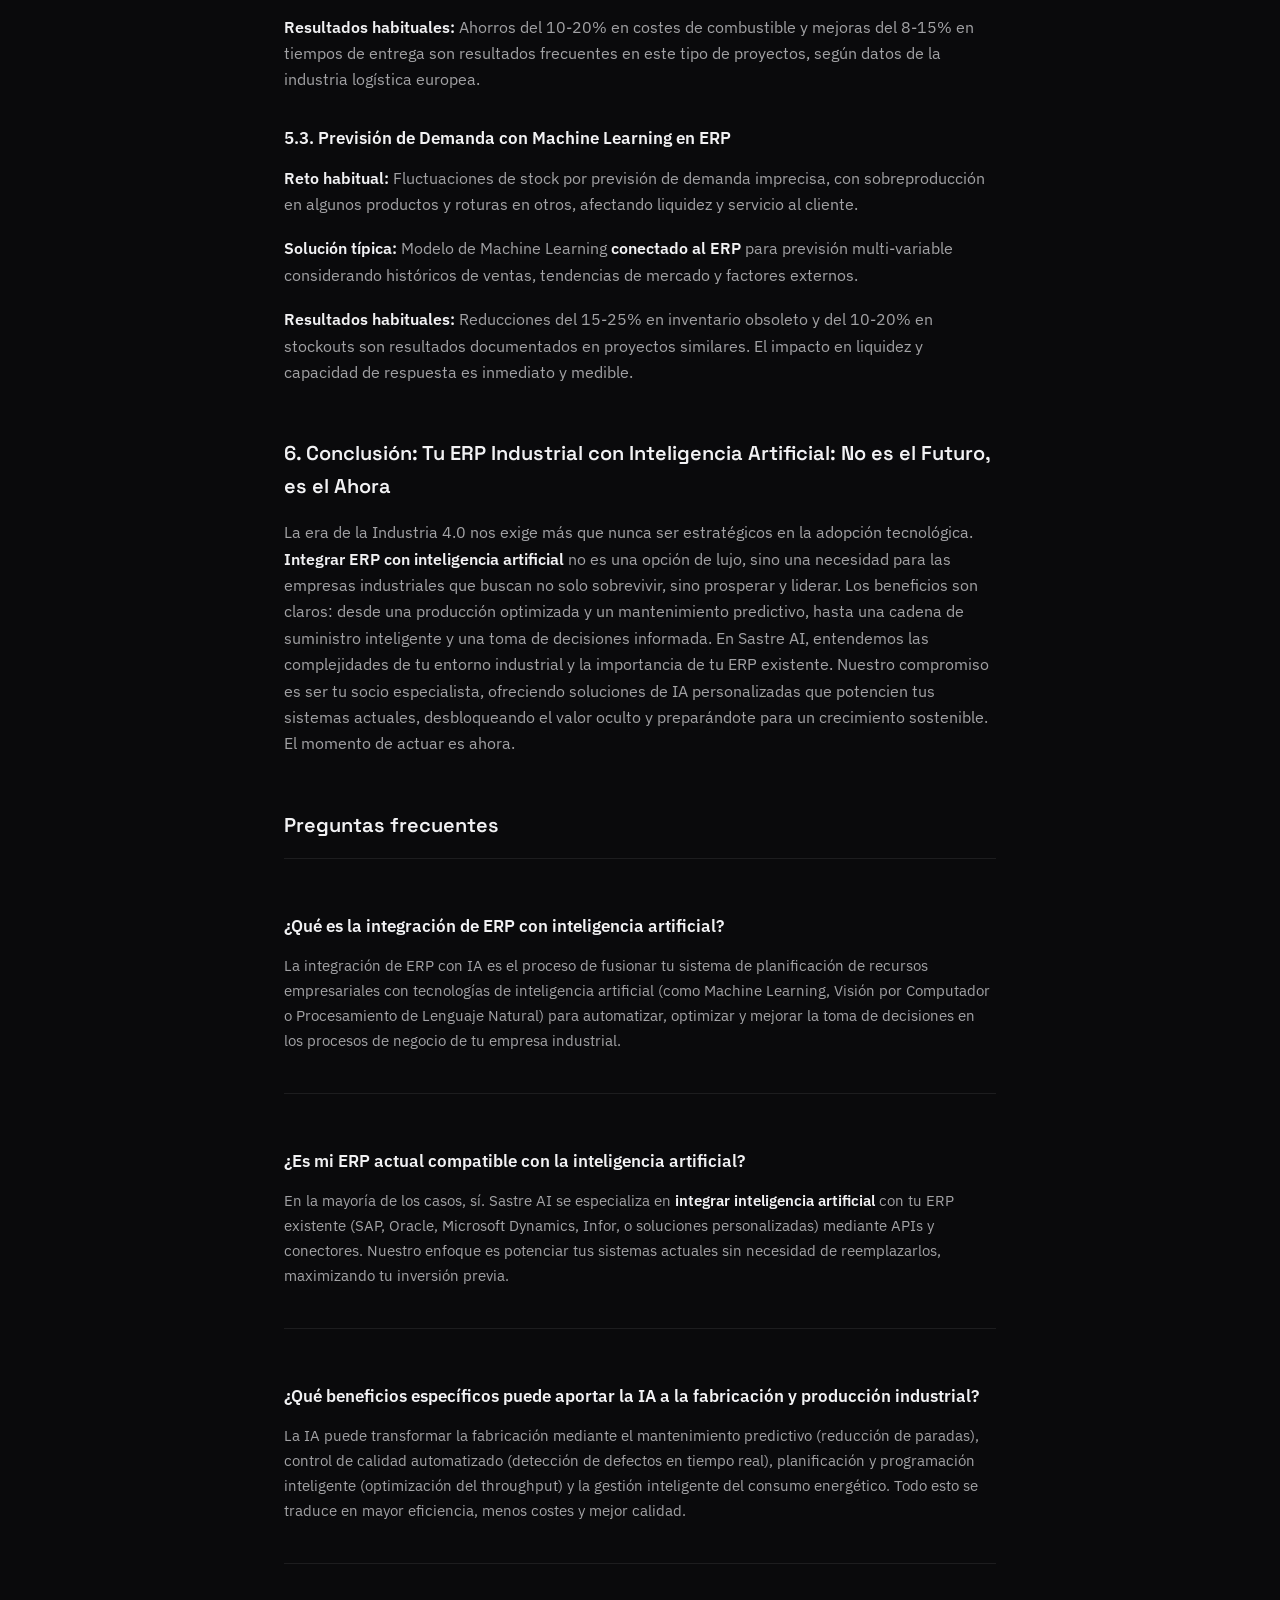
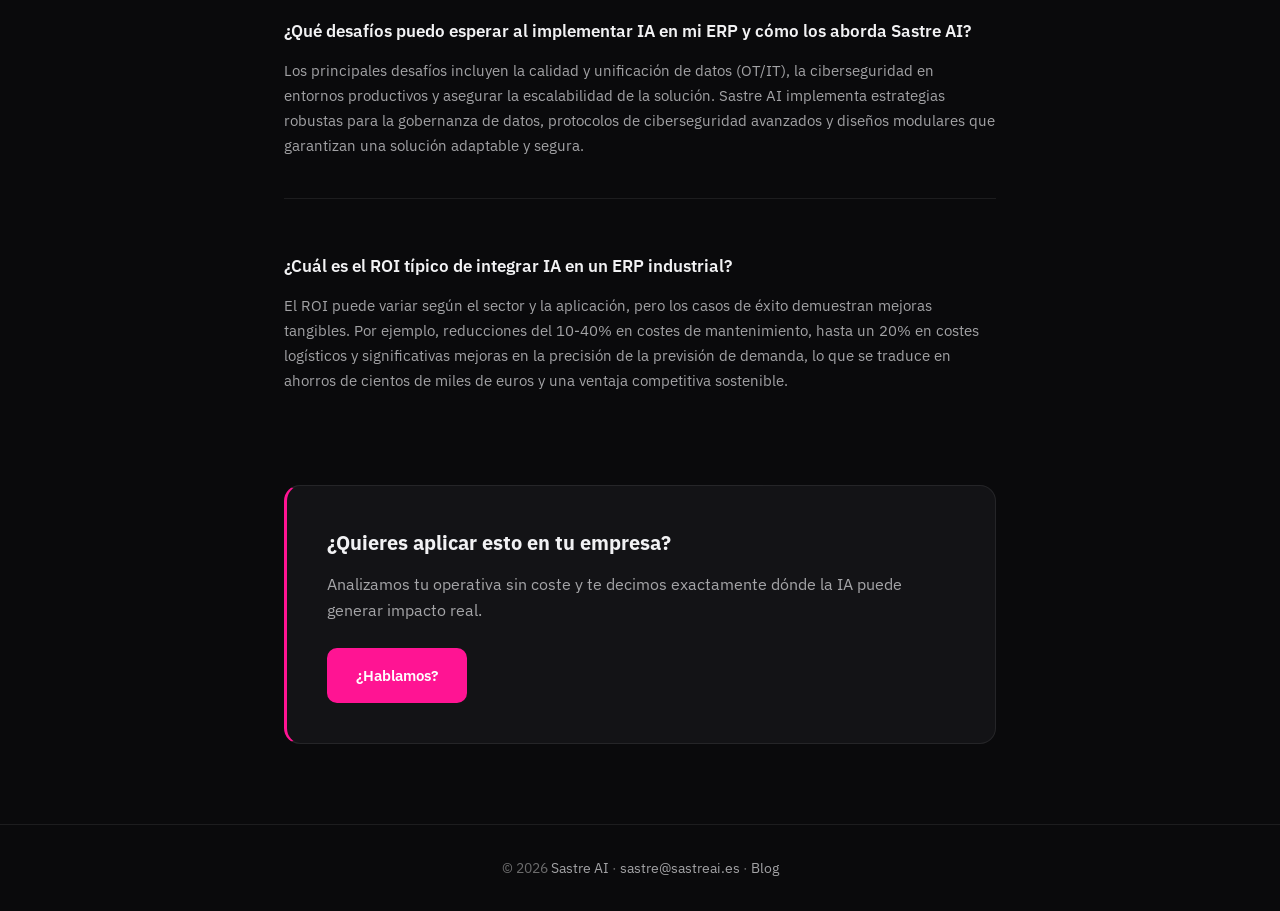
<file: blog/integrar-erp-con-inteligencia-artificial/index.html>
<!DOCTYPE html>
<html lang="es">
<head>
  <meta charset="UTF-8" />
  <meta name="viewport" content="width=device-width, initial-scale=1.0" />
  <title>Integrar ERP con IA: Optimiza tu Industria con Sastre AI</title>
  <meta name="description" content="Descubre cómo integrar tu ERP con inteligencia artificial transforma la industria. Sastre AI ofrece soluciones personalizadas para optimizar procesos y disparar tu ROI. ¡Contáctanos!" />
  <link rel="canonical" href="https://sastreai.es/blog/integrar-erp-con-inteligencia-artificial/" />
  <link rel="icon" type="image/x-icon" href="/favicon.ico" />
  <link rel="icon" type="image/png" sizes="32x32" href="/favicon-32x32.png" />
  <link rel="icon" type="image/png" sizes="16x16" href="/favicon-16x16.png" />
  <link rel="apple-touch-icon" sizes="180x180" href="/apple-touch-icon.png" />
  <meta property="og:title" content="Integrar ERP con IA: Optimiza tu Industria con Sastre AI" />
  <meta property="og:description" content="Descubre cómo integrar tu ERP con inteligencia artificial transforma la industria. Sastre AI ofrece soluciones personalizadas para optimizar procesos y disparar tu ROI. ¡Contáctanos!" />
  <meta property="og:url" content="https://sastreai.es/blog/integrar-erp-con-inteligencia-artificial/" />
  <meta property="og:type" content="article" />
  <script type="application/ld+json">
  {
    "@context": "https://schema.org",
    "@type": "Article",
    "headline": "Integrar ERP con IA: Impulsa tu Industria al Futuro",
    "description": "Descubre cómo integrar tu ERP con inteligencia artificial transforma la industria. Sastre AI ofrece soluciones personalizadas para optimizar procesos y disparar tu ROI. ¡Contáctanos!",
    "author": {"@type": "Organization", "name": "Sastre AI"},
    "publisher": {"@type": "Organization", "name": "Sastre AI", "url": "https://sastreai.es"},
    "datePublished": "2026-04-17",
    "dateModified": "2026-04-17"
  }
  </script>
  <script type="application/ld+json">
  {
    "@context": "https://schema.org",
    "@type": "FAQPage",
    "mainEntity": [
      {"@type":"Question","name":"¿Qué es la integración de ERP con inteligencia artificial?","acceptedAnswer":{"@type":"Answer","text":"La integración de ERP con IA es el proceso de fusionar tu sistema de planificación de recursos empresariales con tecnologías de inteligencia artificial (como Machine Learning, Visión por Computador o Procesamiento de Lenguaje Natural) para automatizar, optimizar y mejorar la toma de decisiones en los procesos de negocio de tu empresa industrial."}},
      {"@type":"Question","name":"¿Es mi ERP actual compatible con la inteligencia artificial?","acceptedAnswer":{"@type":"Answer","text":"En la mayoría de los casos, sí. Sastre AI se especializa en integrar inteligencia artificial con tu ERP existente (SAP, Oracle, Microsoft Dynamics, Infor, o soluciones personalizadas) mediante APIs y conectores. Nuestro enfoque es potenciar tus sistemas actuales sin necesidad de reemplazarlos, maximizando tu inversión previa."}},
      {"@type":"Question","name":"¿Qué beneficios específicos puede aportar la IA a la fabricación y producción industrial?","acceptedAnswer":{"@type":"Answer","text":"La IA puede transformar la fabricación mediante el mantenimiento predictivo (reducción de paradas), control de calidad automatizado (detección de defectos en tiempo real), planificación y programación inteligente (optimización del throughput) y la gestión inteligente del consumo energético. Todo esto se traduce en mayor eficiencia, menos costes y mejor calidad."}},
      {"@type":"Question","name":"¿Qué desafíos puedo esperar al implementar IA en mi ERP y cómo los aborda Sastre AI?","acceptedAnswer":{"@type":"Answer","text":"Los principales desafíos incluyen la calidad y unificación de datos (OT/IT), la ciberseguridad en entornos productivos y asegurar la escalabilidad de la solución. Sastre AI implementa estrategias robustas para la gobernanza de datos, protocolos de ciberseguridad avanzados y diseños modulares que garantizan una solución adaptable y segura."}},
      {"@type":"Question","name":"¿Cuál es el ROI típico de integrar IA en un ERP industrial?","acceptedAnswer":{"@type":"Answer","text":"El ROI puede variar según el sector y la aplicación, pero los casos de éxito demuestran mejoras tangibles. Por ejemplo, reducciones del 10-40% en costes de mantenimiento, hasta un 20% en costes logísticos y significativas mejoras en la precisión de la previsión de demanda, lo que se traduce en ahorros de cientos de miles de euros y una ventaja competitiva sostenible."}}
    ]
  }
  </script>
  <link rel="preconnect" href="https://fonts.googleapis.com" />
  <link rel="preconnect" href="https://fonts.gstatic.com" crossorigin />
  <link href="https://fonts.googleapis.com/css2?family=Space+Grotesk:wght@500;600;700&family=IBM+Plex+Sans:wght@400;500;600&display=swap" rel="stylesheet" />
  <link rel="stylesheet" href="/assets/css/site.css" />
</head>
<body>
  <nav class="blog-nav">
    <a class="logo" href="https://sastreai.es"><img src="/Logos/secundario degradado transparente.png" alt="Sastre AI" /></a>
    <a class="back" href="https://sastreai.es/blog/">← Blog</a>
  </nav>

  <div class="article-container">
    <header class="article-head">
      <div class="breadcrumb"><a href="https://sastreai.es">Inicio</a> › <a href="https://sastreai.es/blog/">Blog</a> › Integrar ERP con IA</div>
      <h1>Integrar ERP con <span class="accent">IA</span>: Impulsa tu Industria al Futuro</h1>
      <p class="article-meta">Por Sastre AI · 17 de abril de 2026 · 8 min de lectura</p>
    </header>

    <hr class="separator" />

    <article class="post">
      <h2>1. Introducción: La Fusión Estratégica: ¿Por Qué Integrar tu ERP con IA en el Sector Industrial?</h2>
      <p>La <strong>integración de ERP con inteligencia artificial</strong> se refiere al proceso de fusionar los sistemas de planificación de recursos empresariales (ERP) con las capacidades de la IA, como el aprendizaje automático, la visión por computador o el procesamiento del lenguaje natural, para automatizar, optimizar y mejorar la toma de decisiones en los procesos de negocio. En el corazón de la Industria 4.0, las empresas industriales de España se enfrentan a un escenario de transformación constante. La competitividad exige más que nunca eficiencia, adaptabilidad y una visión clara del futuro. Aunque muchas ya cuentan con sistemas ERP robustos que gestionan desde la producción hasta las finanzas, a menudo operan con un potencial sin explotar. Aquí es donde la <strong>integración de ERP con inteligencia artificial</strong> se convierte en el catalizador para liberar ese valor latente. No se trata de reemplazar tus sistemas actuales, sino de potenciarlos con una capa de inteligencia que va más allá de sus funcionalidades estándar. Esto promete una optimización sin precedentes, decisiones más inteligentes basadas en datos y una ventaja competitiva sostenible en un mercado cada vez más exigente. De hecho, se proyecta que el mercado de la IA en España alcance los 2.500 millones de euros para 2025, con la industria manufacturera siendo uno de los principales motores de adopción (fuente: IDC España, 2021). Aquellas empresas que no adapten sus infraestructuras para aprovechar estas tecnologías corren el riesgo de quedarse atrás, mientras que las que sí lo hacen están viendo un aumento significativo en su eficiencia operativa y capacidad de respuesta.</p>

      <h2>2. Beneficios Tangibles de la IA en tu ERP Industrial: El ROI que tu Fábrica Necesita</h2>
      <p>La adopción de la inteligencia artificial en el sector industrial no es una moda, sino una estrategia clara para conseguir un retorno de inversión (ROI) cuantificable. Al <strong>integrar IA en tu ERP</strong>, transformas datos estáticos en conocimiento accionable, optimizando cada eslabón de tu cadena de valor.</p>

      <h3>2.1. Optimización Avanzada de Procesos de Fabricación y Producción</h3>
      <p>La fabricación es el corazón de la industria, y la IA ofrece herramientas para hacerla más inteligente y eficiente que nunca.</p>
      <ul>
        <li><strong>Mantenimiento Predictivo:</strong> La IA, alimentada por datos de sensores IoT en tu maquinaria y algoritmos de Machine Learning, puede predecir fallos antes de que ocurran. Esto reduce drásticamente las paradas no programadas, que según estudios, pueden costar a las fábricas millones de euros al año. Al anticipar una avería, el ERP puede programar el mantenimiento en el momento óptimo, minimizando la interrupción de la producción.</li>
        <li><strong>Control de Calidad Automatizado:</strong> Mediante la Visión por Computador y el Machine Learning, los sistemas de IA pueden detectar defectos en tiempo real en las líneas de producción con una precisión superior a la inspección humana. Esto no solo mejora la calidad del producto final, sino que también reduce el desperdicio de materiales y el tiempo de reprocesamiento.</li>
        <li><strong>Planificación y Programación Inteligente:</strong> Algoritmos avanzados de optimización se <strong>integran en el ERP</strong> para secuenciar tareas de producción, asignar recursos (máquinas, personal) y gestionar los inventarios de forma dinámica. El resultado es una maximización del rendimiento (throughput) y una utilización más eficiente de la capacidad de la planta.</li>
        <li><strong>Consumo Energético:</strong> La IA puede analizar patrones de producción, variables ambientales y precios de la energía para optimizar el consumo. Un ERP potenciado con IA puede ajustar automáticamente la operación de ciertos equipos para reducir costes energéticos significativos.</li>
      </ul>
      <p>Un estudio de Accenture revela que las empresas que implementan mantenimiento predictivo reducen los costes de mantenimiento entre un 10% y un 40% y disminuyen el tiempo de inactividad de los equipos hasta un 50% (fuente: Accenture, 'The Future of Predictive Maintenance', 2020).</p>
      <div class="stat-block">
        <div class="number">50%</div>
        <p>Reducción del tiempo de inactividad de equipos en empresas que implementan mantenimiento predictivo con IA. (Fuente: Accenture)</p>
      </div>

      <h3>2.2. Gestión Logística y de Cadena de Suministro Predictiva</h3>
      <p>Una cadena de suministro eficiente es crucial en la industria. La IA, al <strong>integrarse con tu ERP</strong>, la convierte en un motor de competitividad.</p>
      <ul>
        <li><strong>Previsión de Demanda Ultra-Precisa:</strong> Los modelos de Machine Learning van más allá de los métodos estadísticos tradicionales. Analizan no solo el historial de ventas, sino también factores externos como eventos económicos, tendencias de mercado, estacionalidad e incluso el clima. Esto permite una previsión de inventario óptima, evitando costosos excesos de stock y las temidas roturas, que pueden paralizar la producción.</li>
        <li><strong>Optimización de Rutas y Flotas:</strong> Algoritmos de IA pueden analizar miles de variables (tráfico, condiciones de la carretera, disponibilidad de la flota, ventanas de entrega) para planificar las rutas más eficientes, minimizando costes de combustible y tiempos de entrega para las flotas industriales. Un ejemplo real en España es la optimización de las rutas de distribución de grandes empresas, que han visto reducciones del 10-15% en costes operativos.</li>
        <li><strong>Trazabilidad Inteligente:</strong> La IA puede procesar y enriquecer la información de trazabilidad gestionada en el ERP, proporcionando una visibilidad completa de la cadena de suministro, desde la procedencia de la materia prima hasta la entrega del producto final. Esto es fundamental para cumplir con normativas, responder rápidamente a incidentes y garantizar la calidad.</li>
      </ul>
      <p>Empresas que han aplicado IA para la optimización logística han reportado reducciones en costes de transporte de hasta un 15-20% (fuente: Deloitte, 'AI in Supply Chain', 2020).</p>

      <h3>2.3. Toma de Decisiones Estratégicas Basada en Datos (OT + IT)</h3>
      <p>La verdadera inteligencia reside en la capacidad de tomar mejores decisiones. La IA convierte la masa de datos industriales en conocimiento estratégico.</p>
      <ul>
        <li><strong>Fusión de Datos OT (Operación) e IT (Gestión):</strong> Tradicionalmente, los datos de operación (sensores, SCADA, PLC) y los de gestión (ERP, CRM) han estado separados. La IA permite unificar estas fuentes, creando una visión 360º de la empresa. Los datos de la planta informan las decisiones de negocio, y las decisiones de negocio se validan con datos operativos.</li>
        <li><strong>Dashboards Predictivos e Interactivos:</strong> Los cuadros de mando dentro del ERP se transforman. Ya no solo muestran lo que ha pasado, sino que, potenciados por IA, ofrecen predicciones, alertan sobre posibles problemas y sugieren acciones proactivas. Estos insights accionables empoderan a directivos y gerentes.</li>
        <li><strong>Simulación de Escenarios:</strong> Antes de realizar una inversión importante o cambiar un proceso productivo, la IA puede simular el impacto de diferentes escenarios. ¿Qué pasaría si aumentamos la producción un 10%? ¿Cómo afectaría la escasez de una materia prima? Estas simulaciones permiten evaluar riesgos y oportunidades con una base sólida.</li>
      </ul>
      <p>Estimaciones de Gartner indican que hasta el 70% de los datos generados por la industria están infrautilizados (fuente: Gartner, 'Innovation in Manufacturing with AI', 2021). La <strong>integración de IA en el ERP</strong> convierte esos datos infrautilizados en valor, impulsando decisiones estratégicas.</p>
      <div class="stat-block">
        <div class="number">70%</div>
        <p>De los datos industriales están infrautilizados. La IA los transforma en valor estratégico. (Fuente: Gartner)</p>
      </div>

      <h2>3. El Enfoque Sastre AI: Cómo Integrar Inteligencia Artificial en tu ERP Existente (sin reemplazarlo)</h2>
      <p>Sabemos que tu ERP es el esqueleto de tu operación. En Sastre AI, nuestra filosofía es potenciarlo, no reemplazarlo. Ofrecemos un camino claro y personalizado para <strong>integrar inteligencia artificial</strong> de manera efectiva, asegurando que cada solución se ajuste como un traje a medida a las particularidades de tu empresa industrial.</p>

      <h3>3.1. Diagnóstico de Madurez y Oportunidades de tu Ecosistema Industrial</h3>
      <p><strong>¿Cómo puedo evaluar la madurez de mi ERP actual para una integración con IA?</strong> Nuestro primer paso es un análisis exhaustivo. Evaluamos tu ERP actual (SAP, Oracle, Microsoft Dynamics, Infor, o soluciones personalizadas), tu infraestructura IT/OT, la calidad y disponibilidad de tus datos, y tus procesos operativos. Identificamos los puntos de dolor específicos y las áreas con mayor potencial para la <strong>integración de IA</strong>, priorizando aquellas que prometen el mayor ROI y el menor riesgo. Este diagnóstico inicial es clave para construir una hoja de ruta realista y efectiva.</p>

      <h3>3.2. Diseño e Implementación de Soluciones de IA Hiperpersonalizadas</h3>
      <p><strong>¿Qué tecnologías de IA son las más relevantes para optimizar procesos en un entorno industrial?</strong> En Sastre AI, no aplicamos soluciones prefabricadas. Desarrollamos modelos de Machine Learning (ML) para previsión o mantenimiento predictivo, Visión por Computador para control de calidad o seguridad, o Procesamiento de Lenguaje Natural (PLN) para automatizar la gestión de documentación técnica o asistentes virtuales. Estas soluciones son diseñadas <strong>a medida</strong> para tus necesidades industriales únicas. La <strong>integración de la IA en tu ERP</strong> se realiza de forma robusta y segura, utilizando APIs (Application Programming Interfaces) estándar y conectores específicos que garantizan una comunicación fluida y en tiempo real. Esto permite que tu ERP "hable" con la IA, compartiendo datos y recibiendo insights y automatizaciones que lo transforman.</p>
      <p>Además, exploramos la <strong>IA generativa en ERP</strong> para casos como la generación automática de informes de producción basados en datos en bruto, la creación de respuestas a preguntas frecuentes en bases de conocimiento internas para empleados, o incluso la asistencia en la redacción de documentación técnica, liberando tiempo valioso para tus equipos.</p>

      <h3>3.3. Calibración, Formación y Soporte Continuo</h3>
      <p>La implementación no termina con la puesta en marcha. Realizamos un ajuste fino de los modelos de IA con datos de producción reales para garantizar la máxima precisión y rendimiento. Tu equipo es una parte esencial de la ecuación; por ello, proporcionamos formación completa para la adopción y el manejo de las nuevas capacidades, asegurando que aprovechen al máximo las herramientas. Además, ofrecemos soporte técnico y mantenimiento continuo para garantizar el rendimiento óptimo y la evolución de la solución, adaptándonos a los cambios en tus procesos y en el mercado.</p>

      <h2>4. Superando los Desafíos de Integrar IA en Entornos Industriales</h2>
      <p>La <strong>integración de inteligencia artificial en tu ERP</strong> en un contexto industrial presenta retos específicos. En Sastre AI, contamos con la experiencia para anticipar y mitigar estos obstáculos, garantizando una transición fluida y segura.</p>

      <h3>4.1. Calidad y Unificación de Datos Industriales (OT/IT)</h3>
      <p><strong>¿Qué desafíos técnicos y de seguridad debo considerar al integrar IA en mi ERP en un entorno de producción?</strong> Uno de los mayores retos es la calidad y la unificación de los datos. La IA se alimenta de datos, y si estos no son limpios, consistentes y accesibles, el rendimiento de cualquier modelo será limitado. Desarrollamos estrategias para recolectar, limpiar, estandarizar y unificar datos procedentes de distintas fuentes heterogéneas (sensores, sistemas SCADA, PLCs, el propio ERP, bases de datos externas). La clave para alimentar una IA efectiva es una estrategia robusta de <strong>integración de datos OT e IT</strong>, que garantice que la información fluya de manera coherente y fiable.</p>

      <h3>4.2. Ciberseguridad en Entornos Productivos</h3>
      <p>La conexión de sistemas y la recolección de datos sensibles aumentan la superficie de ataque. La ciberseguridad es una prioridad absoluta. Implementamos protocolos avanzados y prácticas de ciberseguridad industrial estrictas para proteger tus datos y operaciones críticas. Esto incluye cifrado de datos, autenticación robusta, monitorización de amenazas y planes de respuesta ante incidentes, asegurando que tu infraestructura de IA e ERP esté a salvo de accesos no autorizados y ataques maliciosos.</p>

      <h3>4.3. Escalabilidad y Adaptabilidad de la Solución</h3>
      <p>El entorno industrial está en constante evolución. Es vital que la <strong>integración de la IA en el ERP</strong> pueda crecer y adaptarse a futuras necesidades, cambios en los procesos de negocio o la incorporación de nuevas tecnologías. Diseñamos nuestras soluciones con una arquitectura modular y escalable, que permite añadir nuevas funcionalidades o extender las capacidades existentes sin interrupciones significativas, asegurando la relevancia y el rendimiento a largo plazo de tu inversión.</p>

      <h2>5. Resultados Típicos: IA + ERP en la Industria Española</h2>
      <p>Los datos del sector muestran resultados consistentes en proyectos de <strong>integración de IA con ERP industrial</strong>. Estos son rangos representativos basados en estudios públicos del sector manufacturero europeo y casos documentados por consultoras especializadas.</p>

      <h3>5.1. Control de Calidad y Mantenimiento Predictivo Integrados en ERP</h3>
      <p><strong>Reto habitual:</strong> Altas tasas de defecto en línea de ensamblaje combinadas con mantenimiento reactivo que provoca paradas no planificadas y retrasos.</p>
      <p><strong>Solución típica:</strong> <strong>Integración de IA con el ERP</strong> existente: visión artificial para control de calidad en tiempo real y modelo de mantenimiento predictivo basado en datos de sensores, con trazabilidad completa en el ERP.</p>
      <p><strong>Resultados habituales según datos del sector:</strong> Reducción del 20-30% en tasa de defectos y del 25-40% en paradas imprevistas en los primeros 6-12 meses. Según McKinsey, el mantenimiento predictivo integrado en sistemas de gestión reduce los costes de mantenimiento entre un 10 y un 25%.</p>

      <h3>5.2. Optimización Logística Conectada al ERP</h3>
      <p><strong>Reto habitual:</strong> Costes elevados de transporte y entregas tardías por planificación de rutas manual en flotas industriales o de distribución.</p>
      <p><strong>Solución típica:</strong> Algoritmos de optimización de rutas basados en IA <strong>integrados en el módulo logístico del ERP</strong>, analizando tráfico, condiciones, capacidades y ventanas de entrega en tiempo real.</p>
      <p><strong>Resultados habituales:</strong> Ahorros del 10-20% en costes de combustible y mejoras del 8-15% en tiempos de entrega son resultados frecuentes en este tipo de proyectos, según datos de la industria logística europea.</p>

      <h3>5.3. Previsión de Demanda con Machine Learning en ERP</h3>
      <p><strong>Reto habitual:</strong> Fluctuaciones de stock por previsión de demanda imprecisa, con sobreproducción en algunos productos y roturas en otros, afectando liquidez y servicio al cliente.</p>
      <p><strong>Solución típica:</strong> Modelo de Machine Learning <strong>conectado al ERP</strong> para previsión multi-variable considerando históricos de ventas, tendencias de mercado y factores externos.</p>
      <p><strong>Resultados habituales:</strong> Reducciones del 15-25% en inventario obsoleto y del 10-20% en stockouts son resultados documentados en proyectos similares. El impacto en liquidez y capacidad de respuesta es inmediato y medible.</p>

      <h2>6. Conclusión: Tu ERP Industrial con Inteligencia Artificial: No es el Futuro, es el Ahora</h2>
      <p>La era de la Industria 4.0 nos exige más que nunca ser estratégicos en la adopción tecnológica. <strong>Integrar ERP con inteligencia artificial</strong> no es una opción de lujo, sino una necesidad para las empresas industriales que buscan no solo sobrevivir, sino prosperar y liderar. Los beneficios son claros: desde una producción optimizada y un mantenimiento predictivo, hasta una cadena de suministro inteligente y una toma de decisiones informada. En Sastre AI, entendemos las complejidades de tu entorno industrial y la importancia de tu ERP existente. Nuestro compromiso es ser tu socio especialista, ofreciendo soluciones de IA personalizadas que potencien tus sistemas actuales, desbloqueando el valor oculto y preparándote para un crecimiento sostenible. El momento de actuar es ahora.</p>

      <h2>Preguntas frecuentes</h2>
      <div class="faq-item">
        <h3>¿Qué es la integración de ERP con inteligencia artificial?</h3>
        <p>La integración de ERP con IA es el proceso de fusionar tu sistema de planificación de recursos empresariales con tecnologías de inteligencia artificial (como Machine Learning, Visión por Computador o Procesamiento de Lenguaje Natural) para automatizar, optimizar y mejorar la toma de decisiones en los procesos de negocio de tu empresa industrial.</p>
      </div>
      <div class="faq-item">
        <h3>¿Es mi ERP actual compatible con la inteligencia artificial?</h3>
        <p>En la mayoría de los casos, sí. Sastre AI se especializa en <strong>integrar inteligencia artificial</strong> con tu ERP existente (SAP, Oracle, Microsoft Dynamics, Infor, o soluciones personalizadas) mediante APIs y conectores. Nuestro enfoque es potenciar tus sistemas actuales sin necesidad de reemplazarlos, maximizando tu inversión previa.</p>
      </div>
      <div class="faq-item">
        <h3>¿Qué beneficios específicos puede aportar la IA a la fabricación y producción industrial?</h3>
        <p>La IA puede transformar la fabricación mediante el mantenimiento predictivo (reducción de paradas), control de calidad automatizado (detección de defectos en tiempo real), planificación y programación inteligente (optimización del throughput) y la gestión inteligente del consumo energético. Todo esto se traduce en mayor eficiencia, menos costes y mejor calidad.</p>
      </div>
      <div class="faq-item">
        <h3>¿Qué desafíos puedo esperar al implementar IA en mi ERP y cómo los aborda Sastre AI?</h3>
        <p>Los principales desafíos incluyen la calidad y unificación de datos (OT/IT), la ciberseguridad en entornos productivos y asegurar la escalabilidad de la solución. Sastre AI implementa estrategias robustas para la gobernanza de datos, protocolos de ciberseguridad avanzados y diseños modulares que garantizan una solución adaptable y segura.</p>
      </div>
      <div class="faq-item">
        <h3>¿Cuál es el ROI típico de integrar IA en un ERP industrial?</h3>
        <p>El ROI puede variar según el sector y la aplicación, pero los casos de éxito demuestran mejoras tangibles. Por ejemplo, reducciones del 10-40% en costes de mantenimiento, hasta un 20% en costes logísticos y significativas mejoras en la precisión de la previsión de demanda, lo que se traduce en ahorros de cientos de miles de euros y una ventaja competitiva sostenible.</p>
      </div>

    </article>

    <div class="cta-box">
      <h2>¿Quieres aplicar esto en tu empresa?</h2>
      <p>Analizamos tu operativa sin coste y te decimos exactamente dónde la IA puede generar impacto real.</p>
      <a href="https://sastreai.es/#contacto" class="btn btn-primary">¿Hablamos?</a>
    </div>
  </div>

  <footer class="article-footer">
    <p>© 2026 <a href="https://sastreai.es">Sastre AI</a> · <a href="mailto:sastre@sastreai.es">sastre@sastreai.es</a> · <a href="https://sastreai.es/blog/">Blog</a></p>
  </footer>
</body>
</html>
</file>
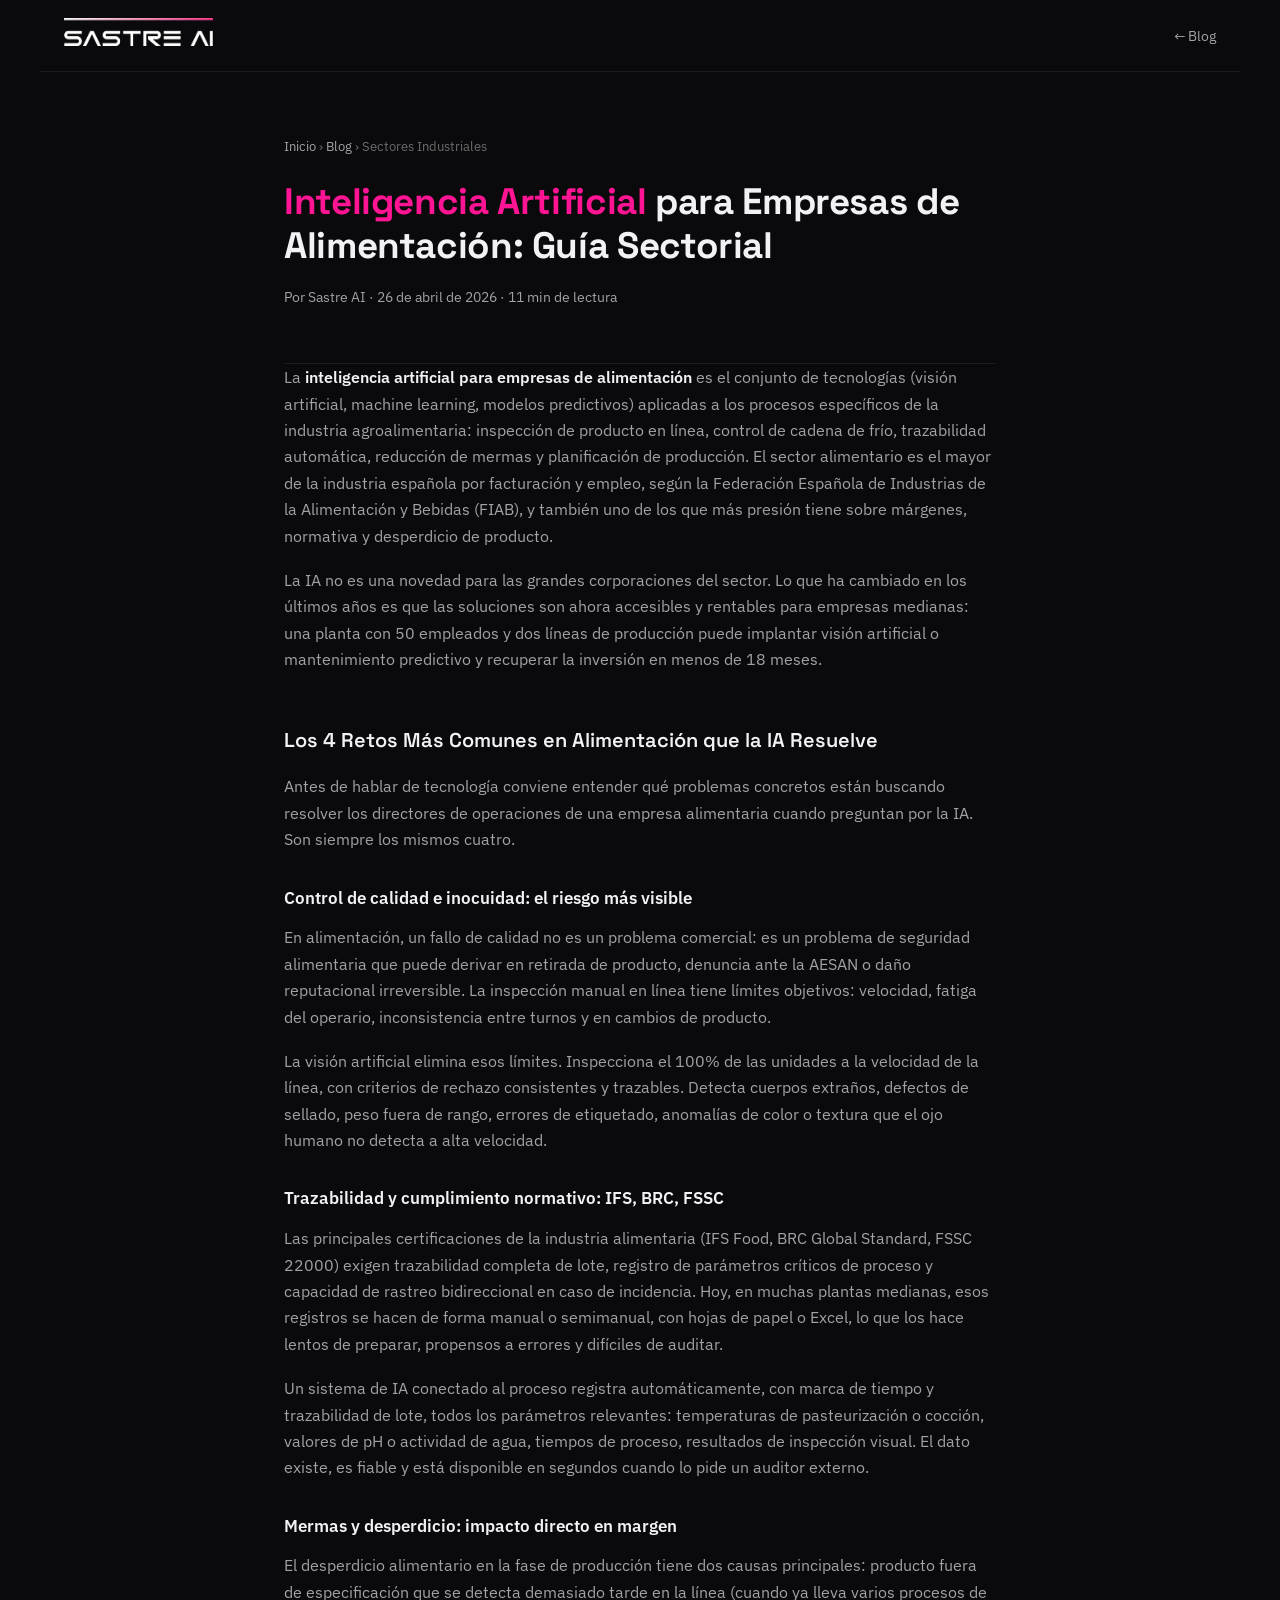
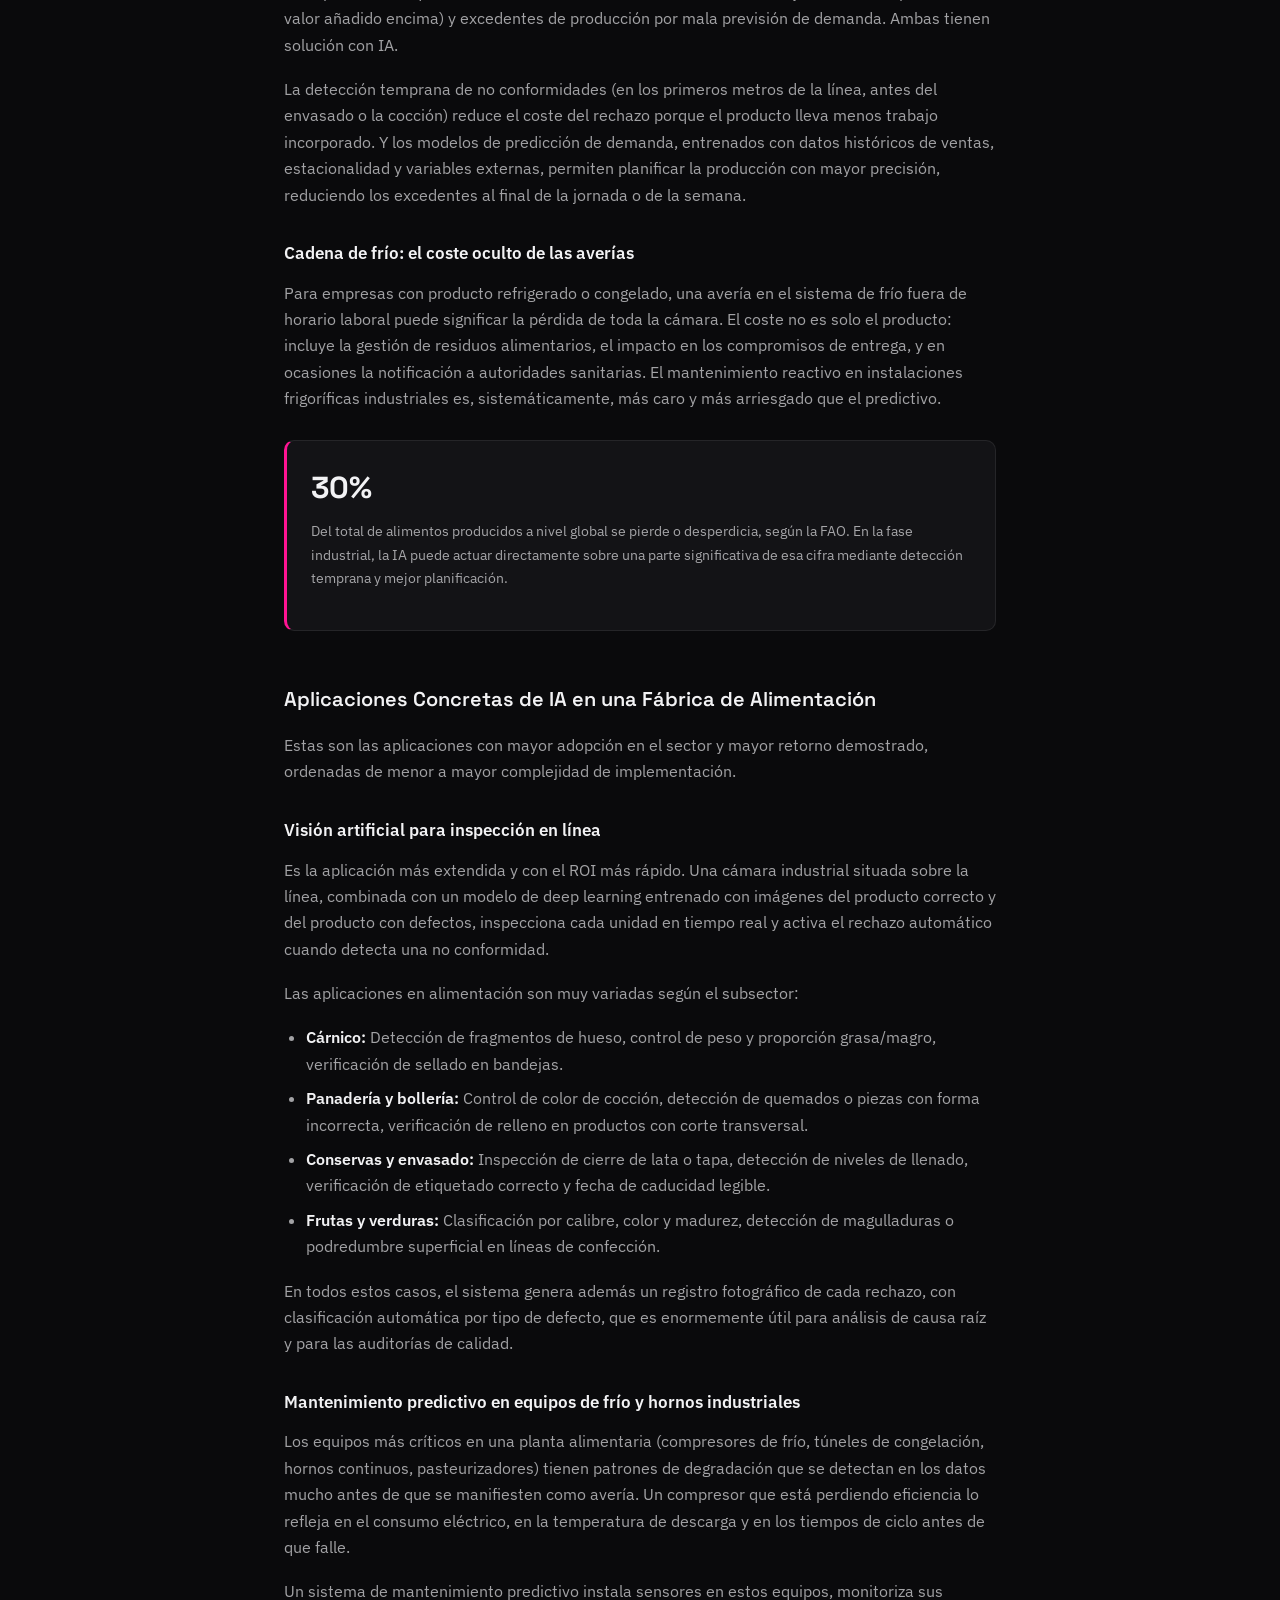
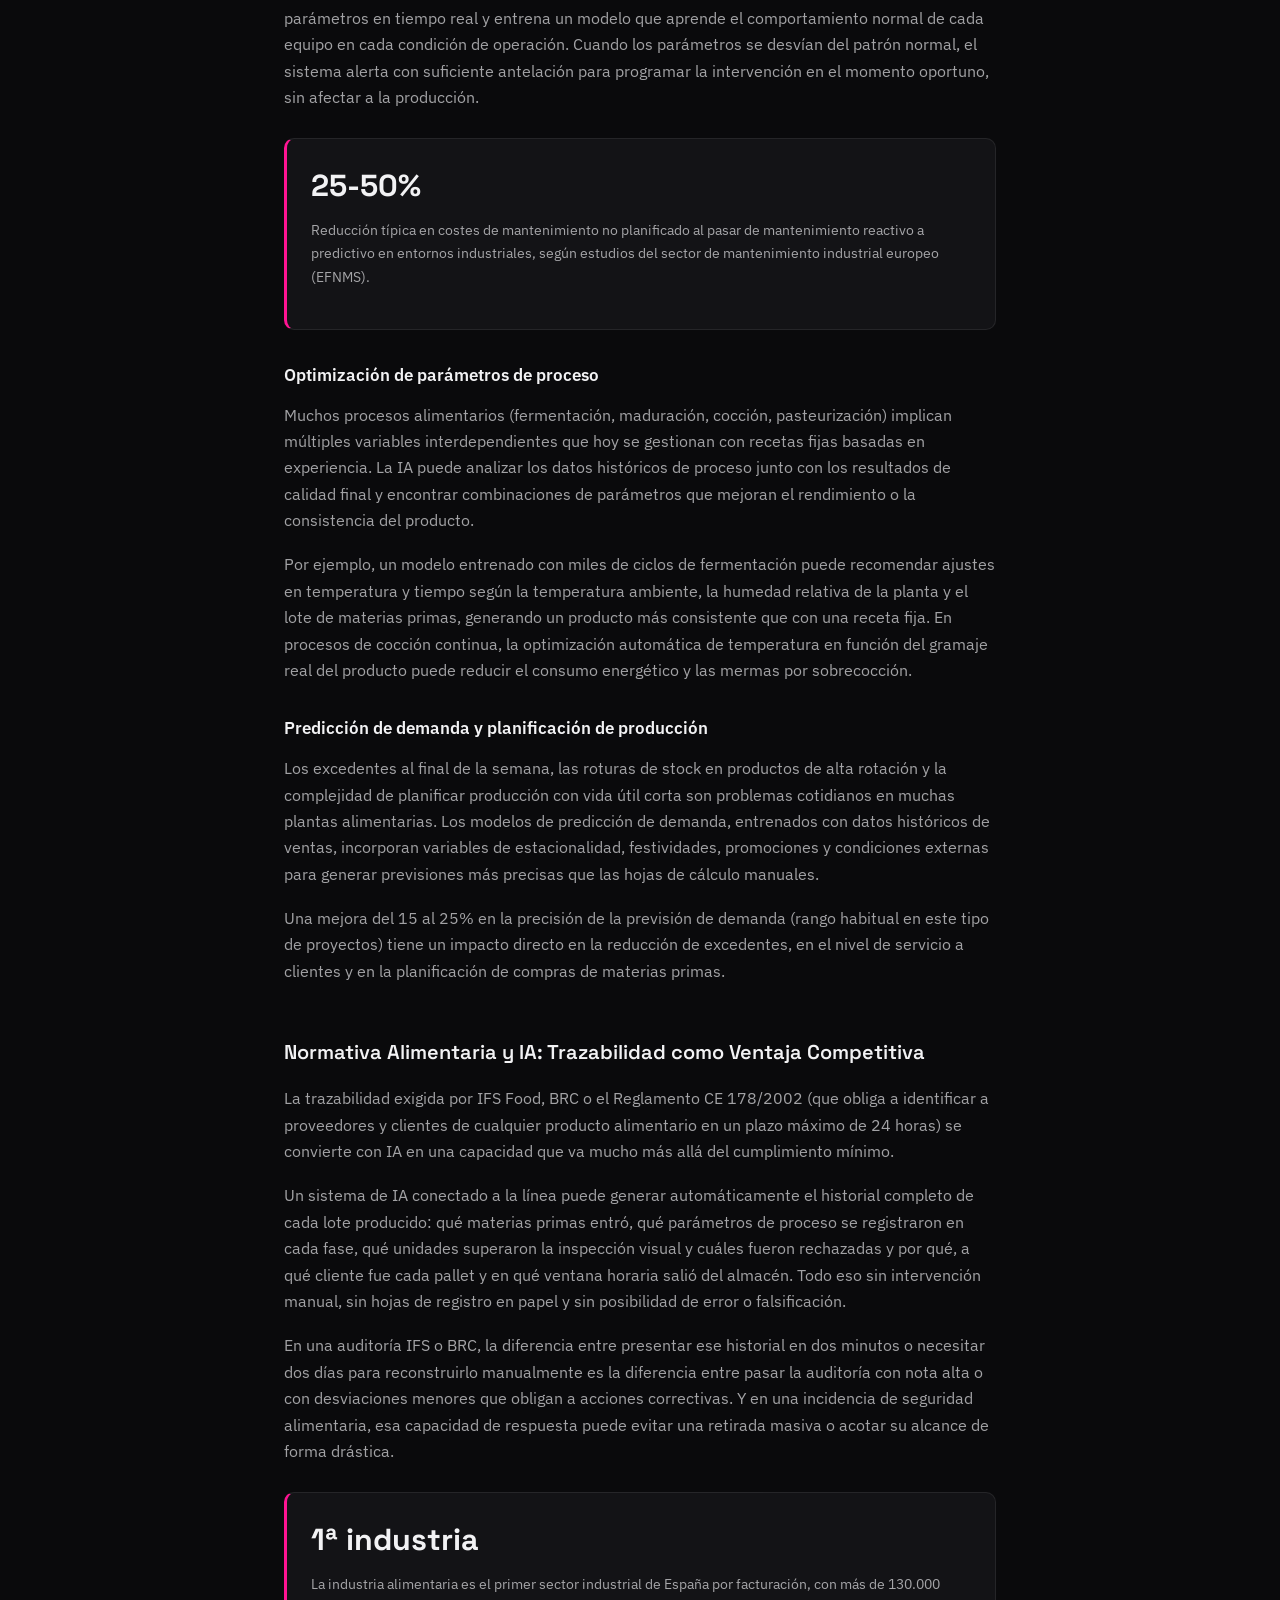
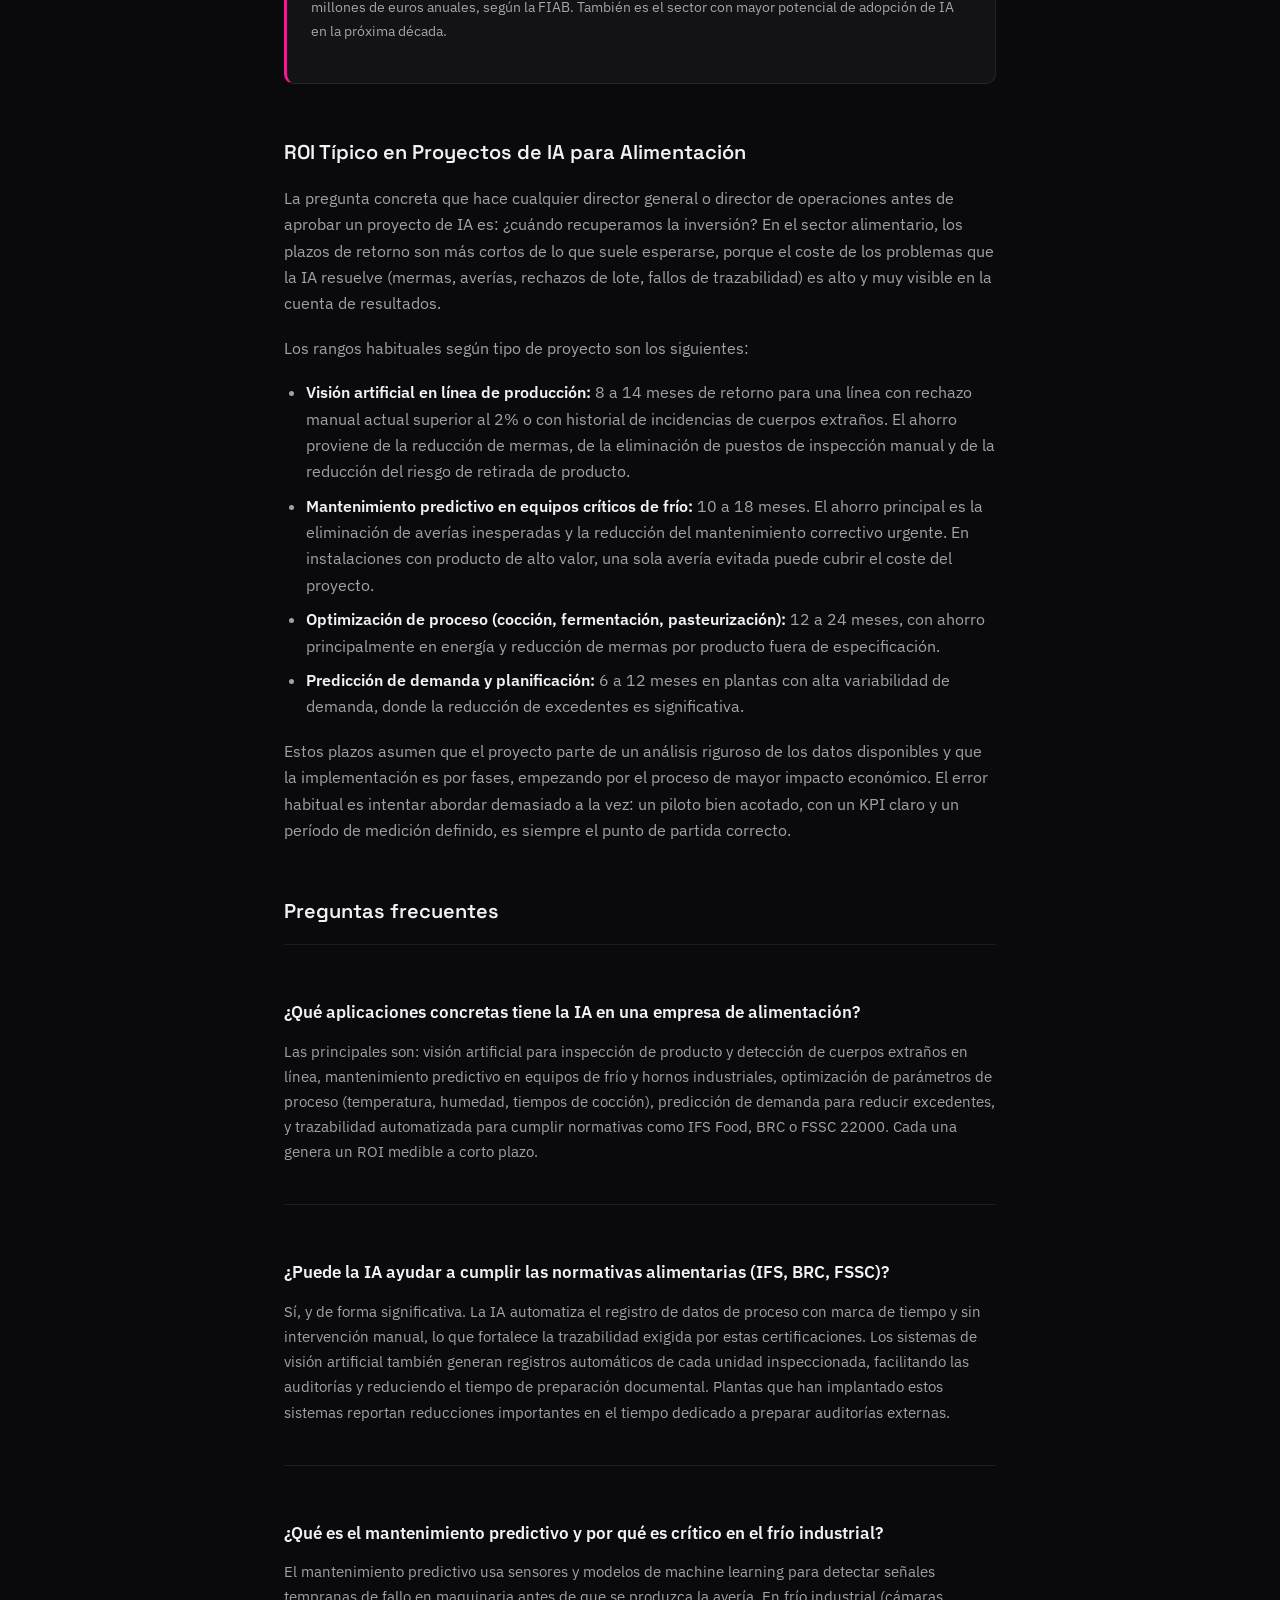
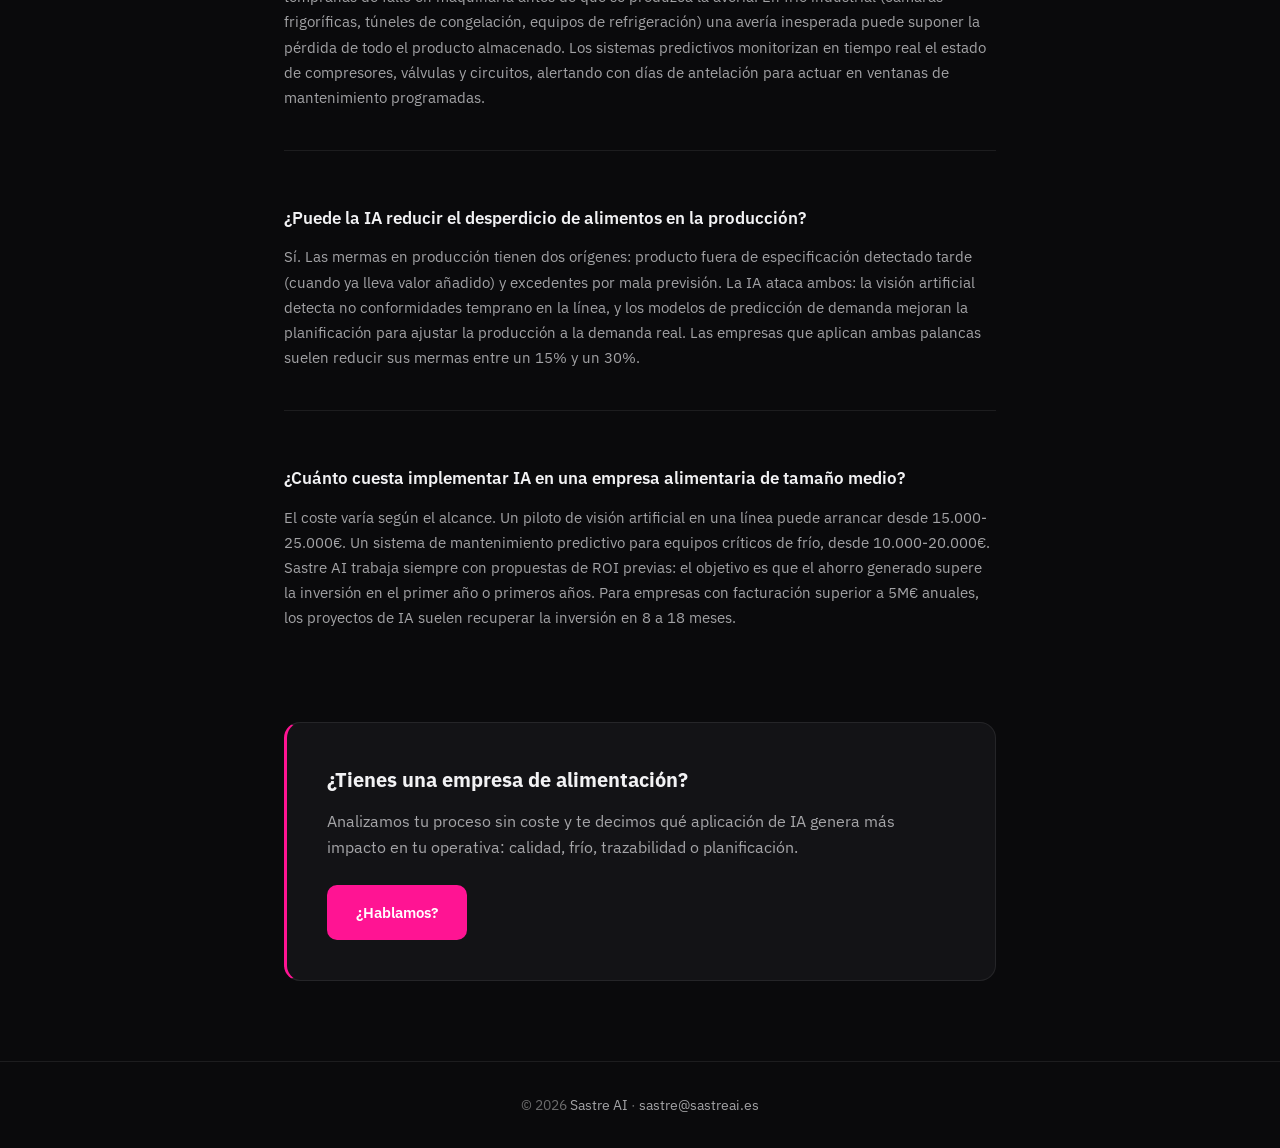
<file: blog/inteligencia-artificial-empresas-alimentacion/index.html>
<!DOCTYPE html>
<html lang="es">
<head>
  <meta charset="UTF-8" />
  <meta name="viewport" content="width=device-width, initial-scale=1.0" />
  <title>Inteligencia Artificial para Empresas de Alimentación</title>
  <meta name="description" content="Cómo aplica la IA en la industria alimentaria española: control de calidad, trazabilidad, reducción de mermas y mantenimiento predictivo en frío industrial." />
  <link rel="canonical" href="https://sastreai.es/blog/inteligencia-artificial-empresas-alimentacion/" />
  <link rel="icon" type="image/x-icon" href="/favicon.ico" />
  <link rel="icon" type="image/png" sizes="32x32" href="/favicon-32x32.png" />
  <link rel="icon" type="image/png" sizes="16x16" href="/favicon-16x16.png" />
  <link rel="apple-touch-icon" sizes="180x180" href="/apple-touch-icon.png" />
  <meta property="og:title" content="Inteligencia Artificial para Empresas de Alimentación: Guía Sectorial" />
  <meta property="og:description" content="Cómo aplica la IA en la industria alimentaria española: control de calidad, trazabilidad, reducción de mermas y mantenimiento predictivo en frío industrial." />
  <meta property="og:url" content="https://sastreai.es/blog/inteligencia-artificial-empresas-alimentacion/" />
  <meta property="og:type" content="article" />
  <script type="application/ld+json">
  {
    "@context": "https://schema.org",
    "@type": "Article",
    "headline": "Inteligencia Artificial para Empresas de Alimentación: Guía Sectorial",
    "description": "Cómo aplica la IA en la industria alimentaria española: control de calidad, trazabilidad, reducción de mermas y mantenimiento predictivo en frío industrial.",
    "author": {"@type": "Organization", "name": "Sastre AI"},
    "publisher": {"@type": "Organization", "name": "Sastre AI", "url": "https://sastreai.es"},
    "datePublished": "2026-04-26",
    "dateModified": "2026-04-26"
  }
  </script>
  <script type="application/ld+json">
  {
    "@context": "https://schema.org",
    "@type": "FAQPage",
    "mainEntity": [
      {
        "@type": "Question",
        "name": "¿Qué aplicaciones concretas tiene la IA en una empresa de alimentación?",
        "acceptedAnswer": {
          "@type": "Answer",
          "text": "Las principales aplicaciones son: visión artificial para inspección de producto y detección de cuerpos extraños en línea, mantenimiento predictivo en equipos de frío y hornos industriales, optimización de parámetros de proceso (temperatura, humedad, tiempos de cocción), predicción de demanda para reducir excedentes, y trazabilidad automatizada para cumplir normativas como IFS Food, BRC o FSSC 22000. Cada una genera un ROI medible a corto plazo."
        }
      },
      {
        "@type": "Question",
        "name": "¿Puede la IA ayudar a cumplir las normativas alimentarias (IFS, BRC, FSSC)?",
        "acceptedAnswer": {
          "@type": "Answer",
          "text": "Sí, y de forma significativa. La IA automatiza el registro de datos de proceso (temperatura, pH, humedad) con marca de tiempo y sin intervención manual, lo que fortalece la trazabilidad exigida por IFS Food, BRC Global Standard e ISO 22000/FSSC. Los sistemas de visión artificial también generan registros automáticos de cada unidad inspeccionada, lo que facilita las auditorías y reduce el tiempo de preparación documental. Algunos implantadores reportan reducciones de hasta el 60% en el tiempo de preparación de auditorías externas."
        }
      },
      {
        "@type": "Question",
        "name": "¿Qué es el mantenimiento predictivo y por qué es crítico en el frío industrial?",
        "acceptedAnswer": {
          "@type": "Answer",
          "text": "El mantenimiento predictivo usa sensores y modelos de machine learning para detectar señales tempranas de fallo en maquinaria antes de que se produzca la avería. En frío industrial (cámaras frigoríficas, túneles de congelación, equipos de refrigeración) una avería inesperada puede suponer la pérdida de todo el producto almacenado, además de paradas de línea no planificadas. Los sistemas predictivos monitorizan en tiempo real el estado de los compresores, válvulas y circuitos de refrigeración, alertando con días de antelación y permitiendo actuar en ventanas de mantenimiento programadas."
        }
      },
      {
        "@type": "Question",
        "name": "¿Puede la IA reducir el desperdicio de alimentos en la producción?",
        "acceptedAnswer": {
          "@type": "Answer",
          "text": "Sí. Las mermas en la industria alimentaria tienen dos orígenes principales: producto fuera de especificación (tamaño, peso, defectos visuales) y excedentes por mala planificación de producción. La IA ataca ambos frentes: la visión artificial permite detectar y retirar el producto no conforme más temprano en la línea (antes de que acumule valor añadido), y los modelos de predicción de demanda mejoran la planificación para ajustar la producción a la demanda real. Las empresas que aplican ambas palancas suelen reducir sus mermas entre un 15% y un 30%."
        }
      },
      {
        "@type": "Question",
        "name": "¿Cuánto cuesta implementar IA en una empresa alimentaria de tamaño medio?",
        "acceptedAnswer": {
          "@type": "Answer",
          "text": "El coste varía según el alcance. Un piloto de visión artificial en una línea específica puede arrancar desde 15.000-25.000€. Un sistema de mantenimiento predictivo para equipos críticos de frío industrial, desde 10.000-20.000€. La clave es que Sastre AI trabaja siempre con propuestas de ROI previas: el objetivo es que el ahorro generado supere la inversión en el primer año. Para empresas con facturación superior a 5M€ anuales, los proyectos de IA suelen recuperar la inversión en 8 a 18 meses."
        }
      }
    ]
  }
  </script>
  <link rel="preconnect" href="https://fonts.googleapis.com" />
  <link rel="preconnect" href="https://fonts.gstatic.com" crossorigin />
  <link href="https://fonts.googleapis.com/css2?family=Space+Grotesk:wght@500;600;700&family=IBM+Plex+Sans:wght@400;500;600&display=swap" rel="stylesheet" />
  <link rel="stylesheet" href="/assets/css/site.css" />
</head>
<body>
  <nav class="blog-nav">
    <a class="logo" href="https://sastreai.es"><img src="/Logos/secundario degradado transparente.png" alt="Sastre AI" /></a>
    <a class="back" href="https://sastreai.es/blog/">← Blog</a>
  </nav>

  <div class="article-container">
    <header class="article-head">
      <div class="breadcrumb"><a href="https://sastreai.es">Inicio</a> › <a href="https://sastreai.es/blog/">Blog</a> › Sectores Industriales</div>
      <h1><span class="accent">Inteligencia Artificial</span> para Empresas de Alimentación: Guía Sectorial</h1>
      <p class="article-meta">Por Sastre AI · 26 de abril de 2026 · 11 min de lectura</p>
    </header>

    <hr class="separator" />

    <article class="post">
      <p>La <strong>inteligencia artificial para empresas de alimentación</strong> es el conjunto de tecnologías (visión artificial, machine learning, modelos predictivos) aplicadas a los procesos específicos de la industria agroalimentaria: inspección de producto en línea, control de cadena de frío, trazabilidad automática, reducción de mermas y planificación de producción. El sector alimentario es el mayor de la industria española por facturación y empleo, según la Federación Española de Industrias de la Alimentación y Bebidas (FIAB), y también uno de los que más presión tiene sobre márgenes, normativa y desperdicio de producto.</p>
      <p>La IA no es una novedad para las grandes corporaciones del sector. Lo que ha cambiado en los últimos años es que las soluciones son ahora accesibles y rentables para empresas medianas: una planta con 50 empleados y dos líneas de producción puede implantar visión artificial o mantenimiento predictivo y recuperar la inversión en menos de 18 meses.</p>

      <h2>Los 4 Retos Más Comunes en Alimentación que la IA Resuelve</h2>
      <p>Antes de hablar de tecnología conviene entender qué problemas concretos están buscando resolver los directores de operaciones de una empresa alimentaria cuando preguntan por la IA. Son siempre los mismos cuatro.</p>

      <h3>Control de calidad e inocuidad: el riesgo más visible</h3>
      <p>En alimentación, un fallo de calidad no es un problema comercial: es un problema de seguridad alimentaria que puede derivar en retirada de producto, denuncia ante la AESAN o daño reputacional irreversible. La inspección manual en línea tiene límites objetivos: velocidad, fatiga del operario, inconsistencia entre turnos y en cambios de producto.</p>
      <p>La visión artificial elimina esos límites. Inspecciona el 100% de las unidades a la velocidad de la línea, con criterios de rechazo consistentes y trazables. Detecta cuerpos extraños, defectos de sellado, peso fuera de rango, errores de etiquetado, anomalías de color o textura que el ojo humano no detecta a alta velocidad.</p>

      <h3>Trazabilidad y cumplimiento normativo: IFS, BRC, FSSC</h3>
      <p>Las principales certificaciones de la industria alimentaria (IFS Food, BRC Global Standard, FSSC 22000) exigen trazabilidad completa de lote, registro de parámetros críticos de proceso y capacidad de rastreo bidireccional en caso de incidencia. Hoy, en muchas plantas medianas, esos registros se hacen de forma manual o semimanual, con hojas de papel o Excel, lo que los hace lentos de preparar, propensos a errores y difíciles de auditar.</p>
      <p>Un sistema de IA conectado al proceso registra automáticamente, con marca de tiempo y trazabilidad de lote, todos los parámetros relevantes: temperaturas de pasteurización o cocción, valores de pH o actividad de agua, tiempos de proceso, resultados de inspección visual. El dato existe, es fiable y está disponible en segundos cuando lo pide un auditor externo.</p>

      <h3>Mermas y desperdicio: impacto directo en margen</h3>
      <p>El desperdicio alimentario en la fase de producción tiene dos causas principales: producto fuera de especificación que se detecta demasiado tarde en la línea (cuando ya lleva varios procesos de valor añadido encima) y excedentes de producción por mala previsión de demanda. Ambas tienen solución con IA.</p>
      <p>La detección temprana de no conformidades (en los primeros metros de la línea, antes del envasado o la cocción) reduce el coste del rechazo porque el producto lleva menos trabajo incorporado. Y los modelos de predicción de demanda, entrenados con datos históricos de ventas, estacionalidad y variables externas, permiten planificar la producción con mayor precisión, reduciendo los excedentes al final de la jornada o de la semana.</p>

      <h3>Cadena de frío: el coste oculto de las averías</h3>
      <p>Para empresas con producto refrigerado o congelado, una avería en el sistema de frío fuera de horario laboral puede significar la pérdida de toda la cámara. El coste no es solo el producto: incluye la gestión de residuos alimentarios, el impacto en los compromisos de entrega, y en ocasiones la notificación a autoridades sanitarias. El mantenimiento reactivo en instalaciones frigoríficas industriales es, sistemáticamente, más caro y más arriesgado que el predictivo.</p>

      <div class="stat-block">
        <div class="number">30%</div>
        <p>Del total de alimentos producidos a nivel global se pierde o desperdicia, según la FAO. En la fase industrial, la IA puede actuar directamente sobre una parte significativa de esa cifra mediante detección temprana y mejor planificación.</p>
      </div>

      <h2>Aplicaciones Concretas de IA en una Fábrica de Alimentación</h2>
      <p>Estas son las aplicaciones con mayor adopción en el sector y mayor retorno demostrado, ordenadas de menor a mayor complejidad de implementación.</p>

      <h3>Visión artificial para inspección en línea</h3>
      <p>Es la aplicación más extendida y con el ROI más rápido. Una cámara industrial situada sobre la línea, combinada con un modelo de deep learning entrenado con imágenes del producto correcto y del producto con defectos, inspecciona cada unidad en tiempo real y activa el rechazo automático cuando detecta una no conformidad.</p>
      <p>Las aplicaciones en alimentación son muy variadas según el subsector:</p>
      <ul>
        <li><strong>Cárnico:</strong> Detección de fragmentos de hueso, control de peso y proporción grasa/magro, verificación de sellado en bandejas.</li>
        <li><strong>Panadería y bollería:</strong> Control de color de cocción, detección de quemados o piezas con forma incorrecta, verificación de relleno en productos con corte transversal.</li>
        <li><strong>Conservas y envasado:</strong> Inspección de cierre de lata o tapa, detección de niveles de llenado, verificación de etiquetado correcto y fecha de caducidad legible.</li>
        <li><strong>Frutas y verduras:</strong> Clasificación por calibre, color y madurez, detección de magulladuras o podredumbre superficial en líneas de confección.</li>
      </ul>
      <p>En todos estos casos, el sistema genera además un registro fotográfico de cada rechazo, con clasificación automática por tipo de defecto, que es enormemente útil para análisis de causa raíz y para las auditorías de calidad.</p>

      <h3>Mantenimiento predictivo en equipos de frío y hornos industriales</h3>
      <p>Los equipos más críticos en una planta alimentaria (compresores de frío, túneles de congelación, hornos continuos, pasteurizadores) tienen patrones de degradación que se detectan en los datos mucho antes de que se manifiesten como avería. Un compresor que está perdiendo eficiencia lo refleja en el consumo eléctrico, en la temperatura de descarga y en los tiempos de ciclo antes de que falle.</p>
      <p>Un sistema de mantenimiento predictivo instala sensores en estos equipos, monitoriza sus parámetros en tiempo real y entrena un modelo que aprende el comportamiento normal de cada equipo en cada condición de operación. Cuando los parámetros se desvían del patrón normal, el sistema alerta con suficiente antelación para programar la intervención en el momento oportuno, sin afectar a la producción.</p>

      <div class="stat-block">
        <div class="number">25-50%</div>
        <p>Reducción típica en costes de mantenimiento no planificado al pasar de mantenimiento reactivo a predictivo en entornos industriales, según estudios del sector de mantenimiento industrial europeo (EFNMS).</p>
      </div>

      <h3>Optimización de parámetros de proceso</h3>
      <p>Muchos procesos alimentarios (fermentación, maduración, cocción, pasteurización) implican múltiples variables interdependientes que hoy se gestionan con recetas fijas basadas en experiencia. La IA puede analizar los datos históricos de proceso junto con los resultados de calidad final y encontrar combinaciones de parámetros que mejoran el rendimiento o la consistencia del producto.</p>
      <p>Por ejemplo, un modelo entrenado con miles de ciclos de fermentación puede recomendar ajustes en temperatura y tiempo según la temperatura ambiente, la humedad relativa de la planta y el lote de materias primas, generando un producto más consistente que con una receta fija. En procesos de cocción continua, la optimización automática de temperatura en función del gramaje real del producto puede reducir el consumo energético y las mermas por sobrecocción.</p>

      <h3>Predicción de demanda y planificación de producción</h3>
      <p>Los excedentes al final de la semana, las roturas de stock en productos de alta rotación y la complejidad de planificar producción con vida útil corta son problemas cotidianos en muchas plantas alimentarias. Los modelos de predicción de demanda, entrenados con datos históricos de ventas, incorporan variables de estacionalidad, festividades, promociones y condiciones externas para generar previsiones más precisas que las hojas de cálculo manuales.</p>
      <p>Una mejora del 15 al 25% en la precisión de la previsión de demanda (rango habitual en este tipo de proyectos) tiene un impacto directo en la reducción de excedentes, en el nivel de servicio a clientes y en la planificación de compras de materias primas.</p>

      <h2>Normativa Alimentaria y IA: Trazabilidad como Ventaja Competitiva</h2>
      <p>La trazabilidad exigida por IFS Food, BRC o el Reglamento CE 178/2002 (que obliga a identificar a proveedores y clientes de cualquier producto alimentario en un plazo máximo de 24 horas) se convierte con IA en una capacidad que va mucho más allá del cumplimiento mínimo.</p>
      <p>Un sistema de IA conectado a la línea puede generar automáticamente el historial completo de cada lote producido: qué materias primas entró, qué parámetros de proceso se registraron en cada fase, qué unidades superaron la inspección visual y cuáles fueron rechazadas y por qué, a qué cliente fue cada pallet y en qué ventana horaria salió del almacén. Todo eso sin intervención manual, sin hojas de registro en papel y sin posibilidad de error o falsificación.</p>
      <p>En una auditoría IFS o BRC, la diferencia entre presentar ese historial en dos minutos o necesitar dos días para reconstruirlo manualmente es la diferencia entre pasar la auditoría con nota alta o con desviaciones menores que obligan a acciones correctivas. Y en una incidencia de seguridad alimentaria, esa capacidad de respuesta puede evitar una retirada masiva o acotar su alcance de forma drástica.</p>

      <div class="stat-block">
        <div class="number">1ª industria</div>
        <p>La industria alimentaria es el primer sector industrial de España por facturación, con más de 130.000 millones de euros anuales, según la FIAB. También es el sector con mayor potencial de adopción de IA en la próxima década.</p>
      </div>

      <h2>ROI Típico en Proyectos de IA para Alimentación</h2>
      <p>La pregunta concreta que hace cualquier director general o director de operaciones antes de aprobar un proyecto de IA es: ¿cuándo recuperamos la inversión? En el sector alimentario, los plazos de retorno son más cortos de lo que suele esperarse, porque el coste de los problemas que la IA resuelve (mermas, averías, rechazos de lote, fallos de trazabilidad) es alto y muy visible en la cuenta de resultados.</p>
      <p>Los rangos habituales según tipo de proyecto son los siguientes:</p>
      <ul>
        <li><strong>Visión artificial en línea de producción:</strong> 8 a 14 meses de retorno para una línea con rechazo manual actual superior al 2% o con historial de incidencias de cuerpos extraños. El ahorro proviene de la reducción de mermas, de la eliminación de puestos de inspección manual y de la reducción del riesgo de retirada de producto.</li>
        <li><strong>Mantenimiento predictivo en equipos críticos de frío:</strong> 10 a 18 meses. El ahorro principal es la eliminación de averías inesperadas y la reducción del mantenimiento correctivo urgente. En instalaciones con producto de alto valor, una sola avería evitada puede cubrir el coste del proyecto.</li>
        <li><strong>Optimización de proceso (cocción, fermentación, pasteurización):</strong> 12 a 24 meses, con ahorro principalmente en energía y reducción de mermas por producto fuera de especificación.</li>
        <li><strong>Predicción de demanda y planificación:</strong> 6 a 12 meses en plantas con alta variabilidad de demanda, donde la reducción de excedentes es significativa.</li>
      </ul>
      <p>Estos plazos asumen que el proyecto parte de un análisis riguroso de los datos disponibles y que la implementación es por fases, empezando por el proceso de mayor impacto económico. El error habitual es intentar abordar demasiado a la vez: un piloto bien acotado, con un KPI claro y un período de medición definido, es siempre el punto de partida correcto.</p>

      <h2>Preguntas frecuentes</h2>

      <div class="faq-item">
        <h3>¿Qué aplicaciones concretas tiene la IA en una empresa de alimentación?</h3>
        <p>Las principales son: visión artificial para inspección de producto y detección de cuerpos extraños en línea, mantenimiento predictivo en equipos de frío y hornos industriales, optimización de parámetros de proceso (temperatura, humedad, tiempos de cocción), predicción de demanda para reducir excedentes, y trazabilidad automatizada para cumplir normativas como IFS Food, BRC o FSSC 22000. Cada una genera un ROI medible a corto plazo.</p>
      </div>

      <div class="faq-item">
        <h3>¿Puede la IA ayudar a cumplir las normativas alimentarias (IFS, BRC, FSSC)?</h3>
        <p>Sí, y de forma significativa. La IA automatiza el registro de datos de proceso con marca de tiempo y sin intervención manual, lo que fortalece la trazabilidad exigida por estas certificaciones. Los sistemas de visión artificial también generan registros automáticos de cada unidad inspeccionada, facilitando las auditorías y reduciendo el tiempo de preparación documental. Plantas que han implantado estos sistemas reportan reducciones importantes en el tiempo dedicado a preparar auditorías externas.</p>
      </div>

      <div class="faq-item">
        <h3>¿Qué es el mantenimiento predictivo y por qué es crítico en el frío industrial?</h3>
        <p>El mantenimiento predictivo usa sensores y modelos de machine learning para detectar señales tempranas de fallo en maquinaria antes de que se produzca la avería. En frío industrial (cámaras frigoríficas, túneles de congelación, equipos de refrigeración) una avería inesperada puede suponer la pérdida de todo el producto almacenado. Los sistemas predictivos monitorizan en tiempo real el estado de compresores, válvulas y circuitos, alertando con días de antelación para actuar en ventanas de mantenimiento programadas.</p>
      </div>

      <div class="faq-item">
        <h3>¿Puede la IA reducir el desperdicio de alimentos en la producción?</h3>
        <p>Sí. Las mermas en producción tienen dos orígenes: producto fuera de especificación detectado tarde (cuando ya lleva valor añadido) y excedentes por mala previsión. La IA ataca ambos: la visión artificial detecta no conformidades temprano en la línea, y los modelos de predicción de demanda mejoran la planificación para ajustar la producción a la demanda real. Las empresas que aplican ambas palancas suelen reducir sus mermas entre un 15% y un 30%.</p>
      </div>

      <div class="faq-item">
        <h3>¿Cuánto cuesta implementar IA en una empresa alimentaria de tamaño medio?</h3>
        <p>El coste varía según el alcance. Un piloto de visión artificial en una línea puede arrancar desde 15.000-25.000€. Un sistema de mantenimiento predictivo para equipos críticos de frío, desde 10.000-20.000€. Sastre AI trabaja siempre con propuestas de ROI previas: el objetivo es que el ahorro generado supere la inversión en el primer año o primeros años. Para empresas con facturación superior a 5M€ anuales, los proyectos de IA suelen recuperar la inversión en 8 a 18 meses.</p>
      </div>

    </article>

    <div class="cta-box">
      <h2>¿Tienes una empresa de alimentación?</h2>
      <p>Analizamos tu proceso sin coste y te decimos qué aplicación de IA genera más impacto en tu operativa: calidad, frío, trazabilidad o planificación.</p>
      <a href="https://sastreai.es/#contacto" class="btn btn-primary">¿Hablamos?</a>
    </div>
  </div>

  <footer class="article-footer">
    <p>© 2026 <a href="https://sastreai.es">Sastre AI</a> · <a href="mailto:sastre@sastreai.es">sastre@sastreai.es</a></p>
  </footer>
</body>
</html>
</file>
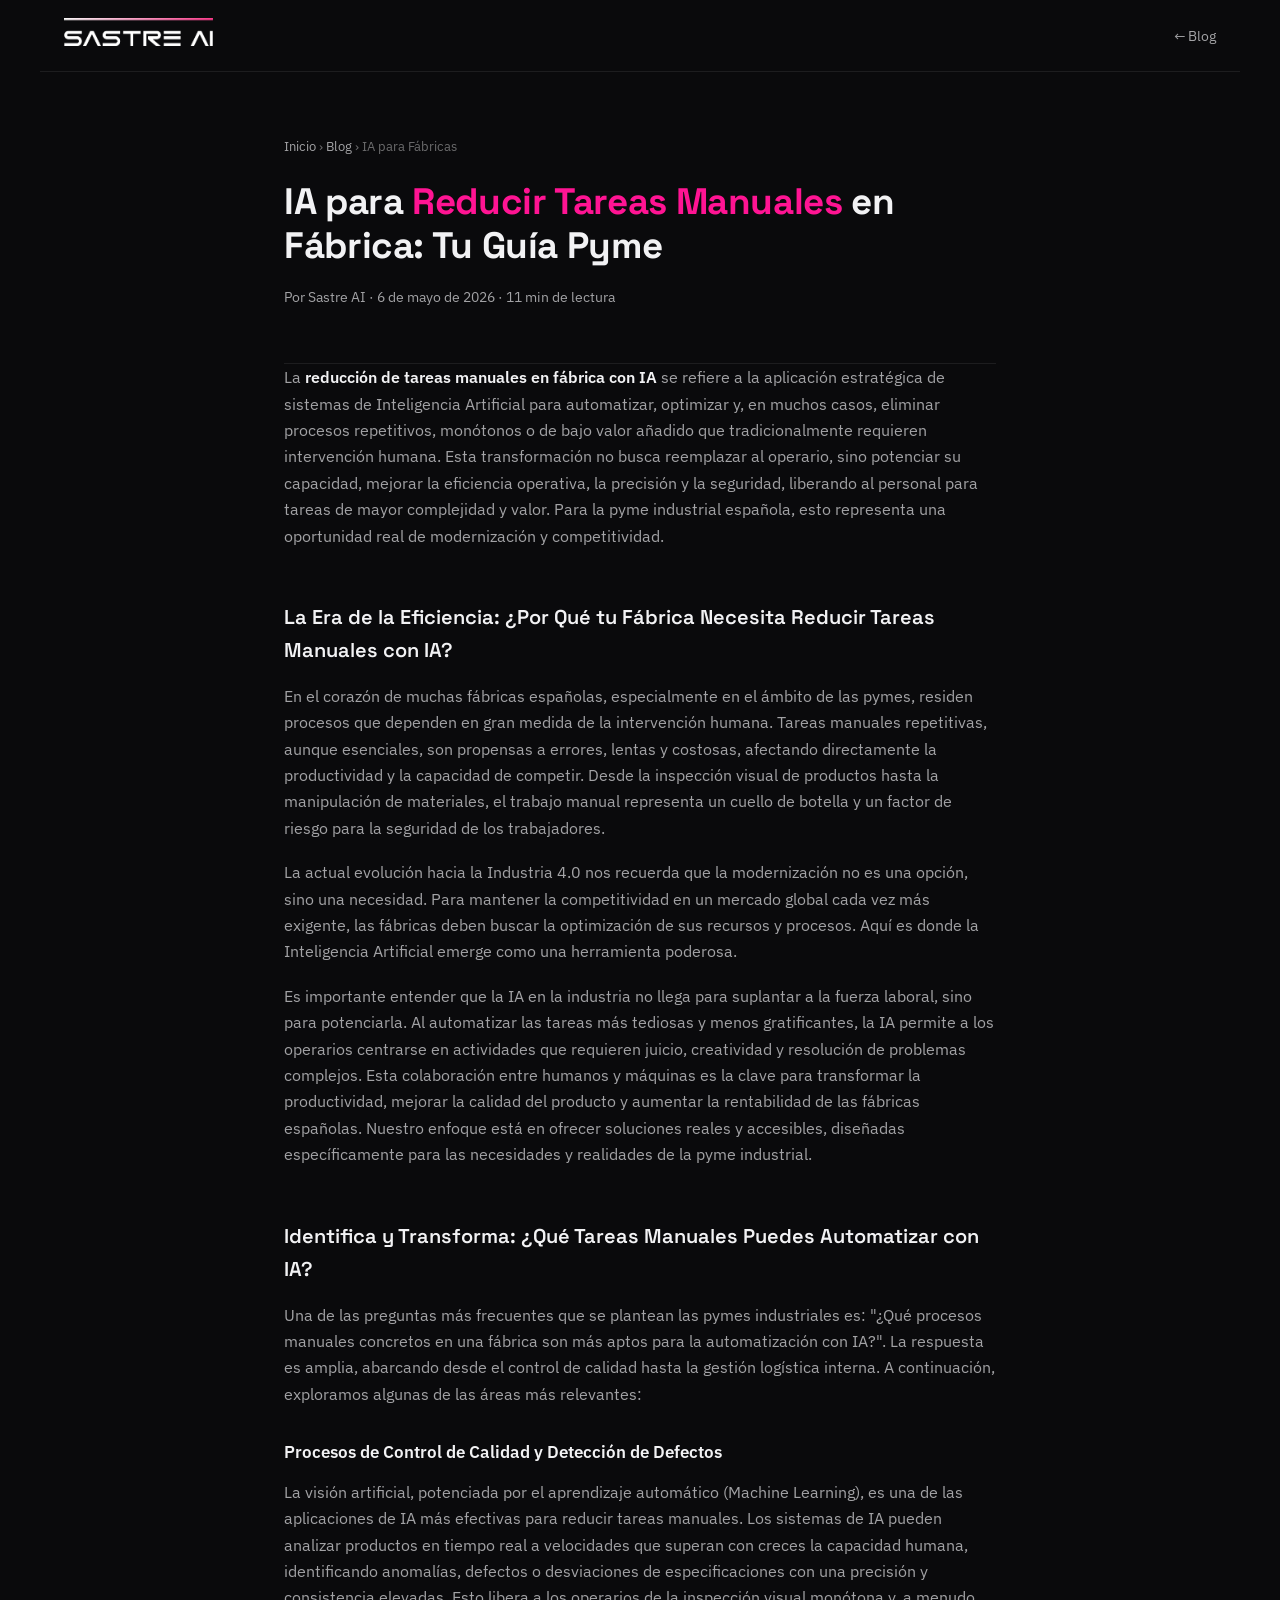
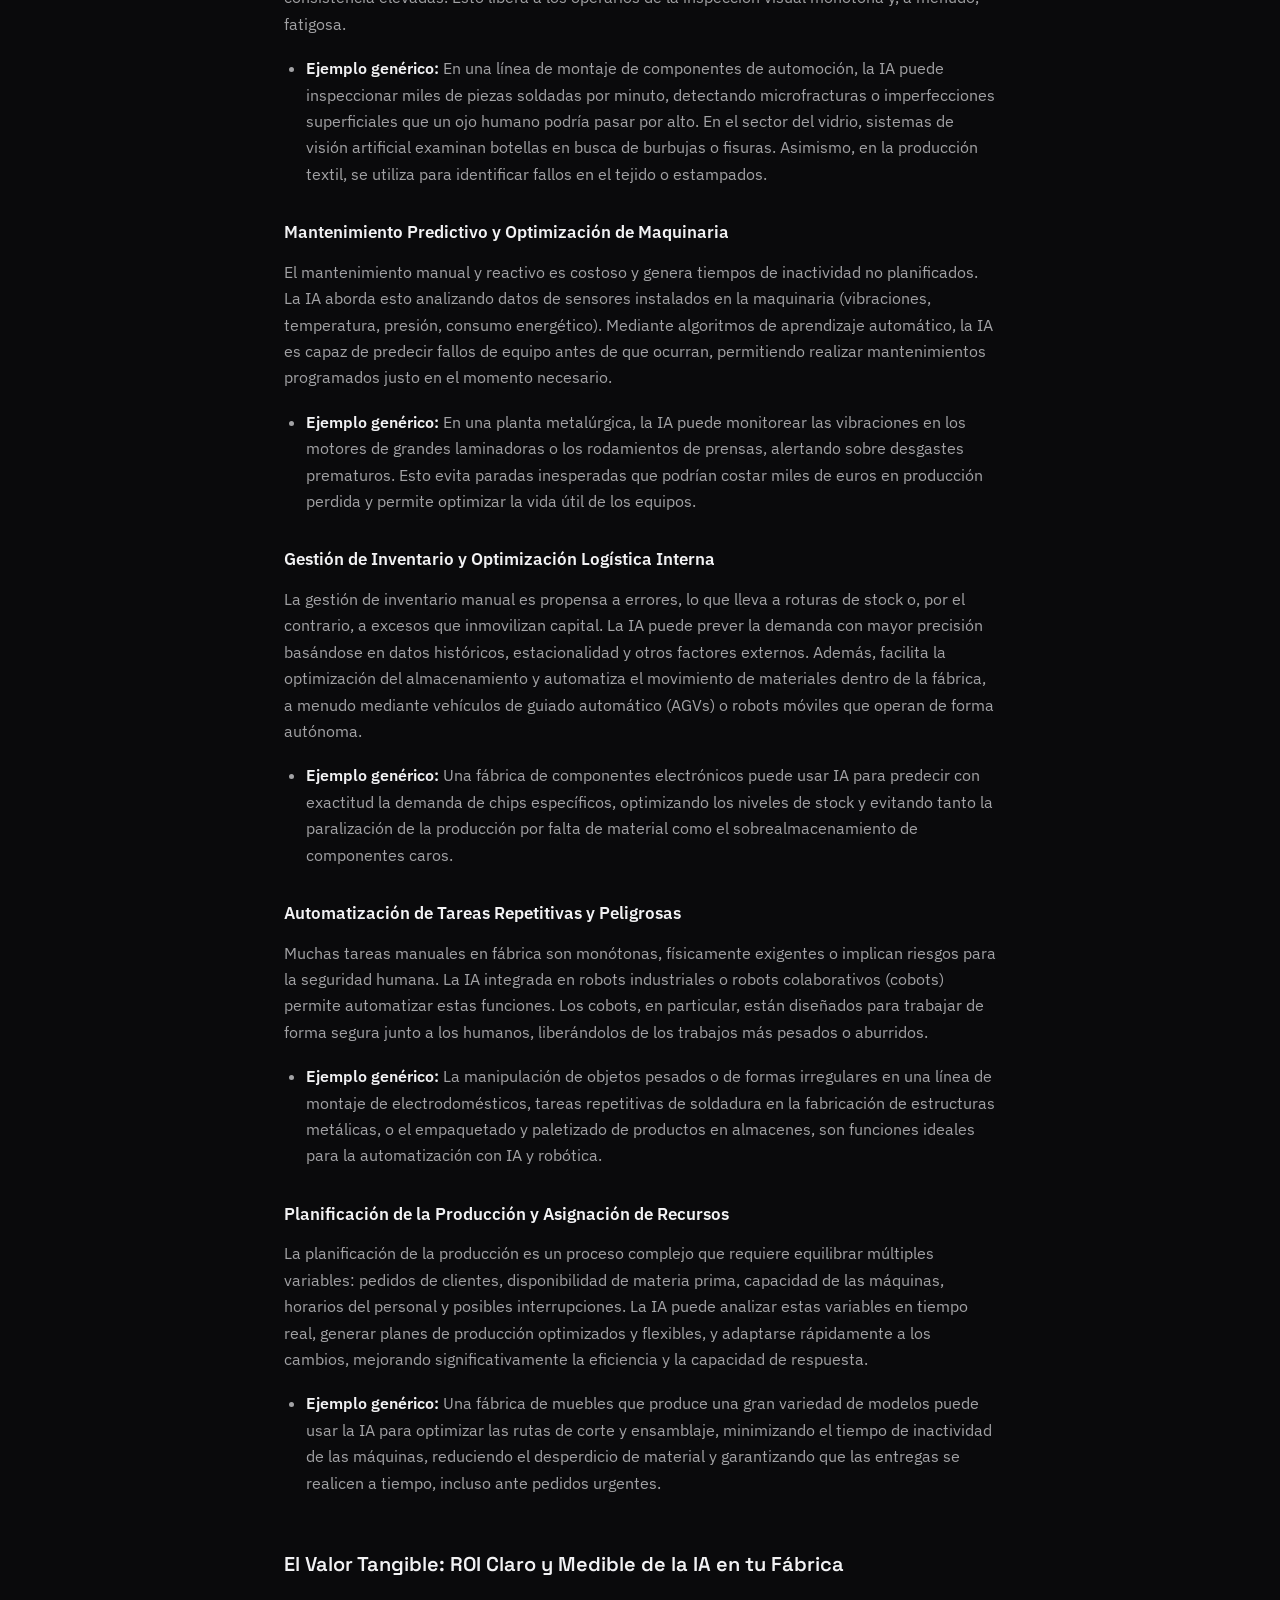
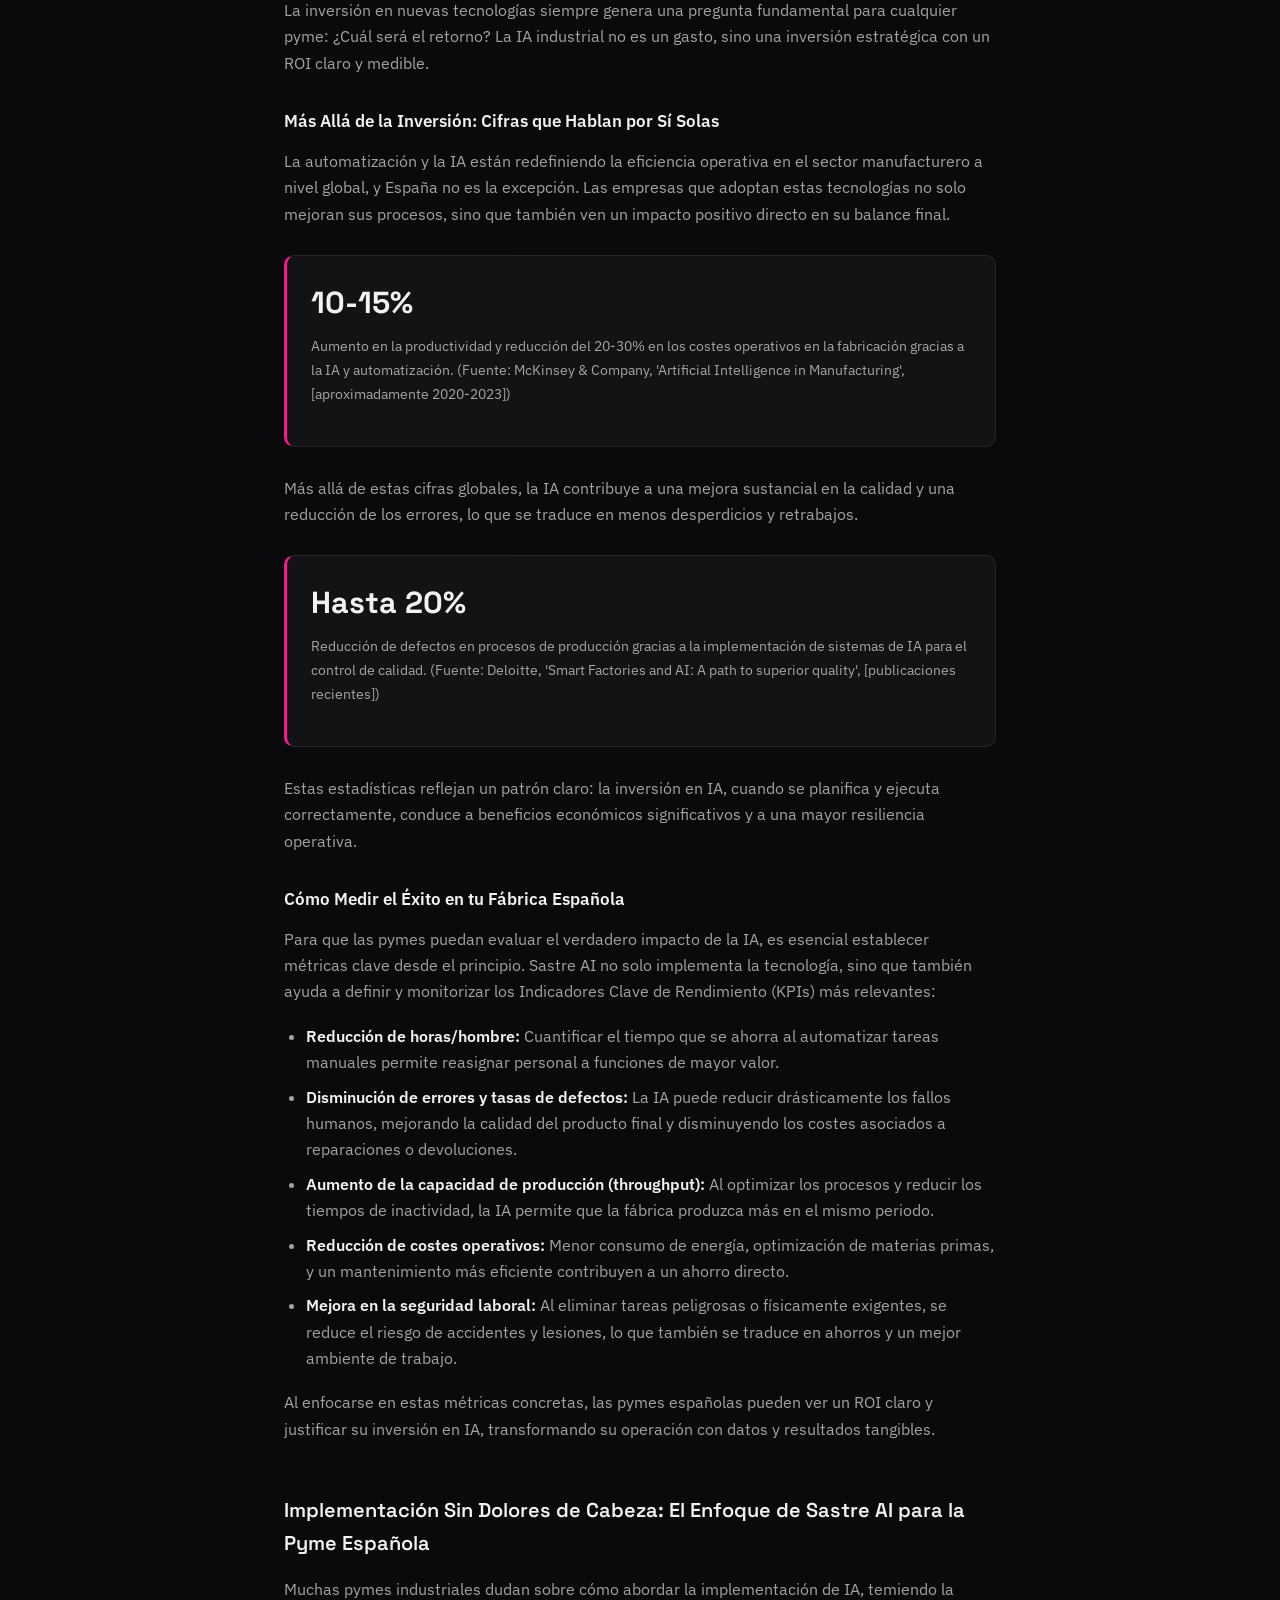
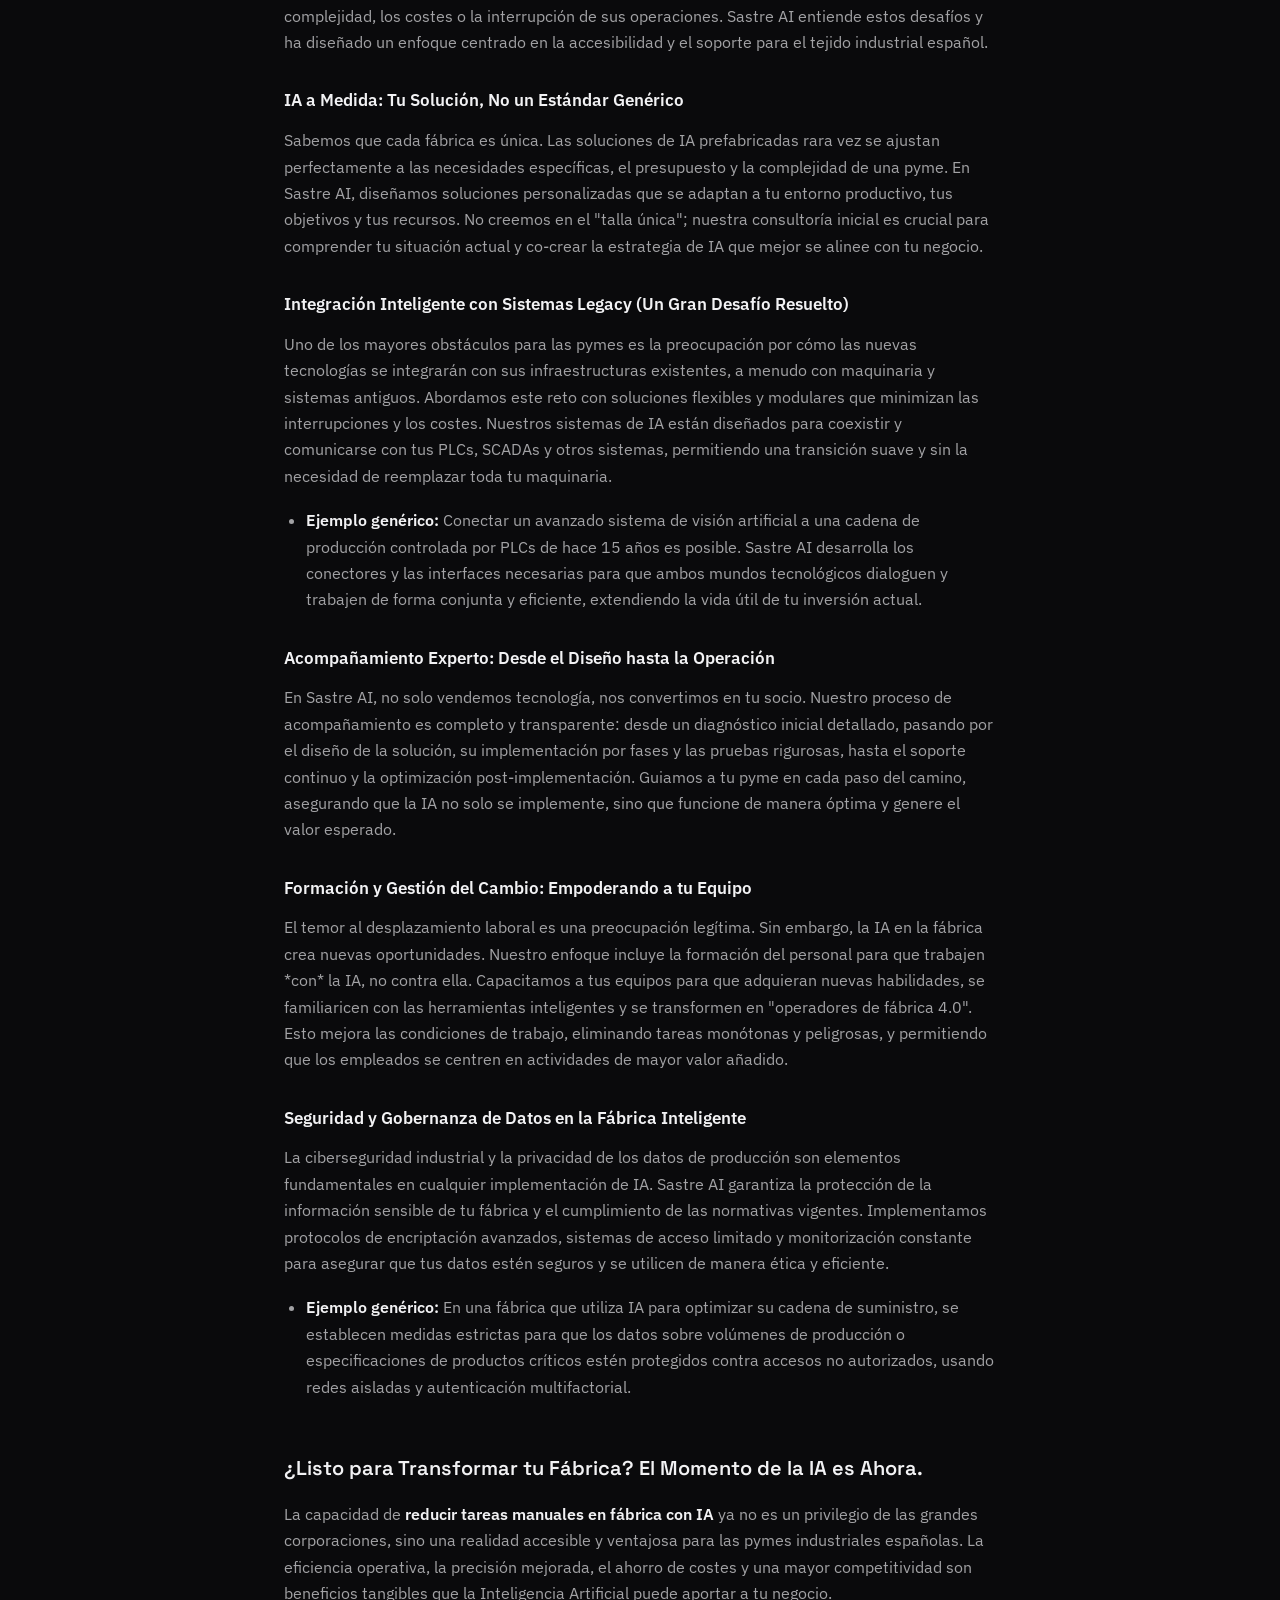
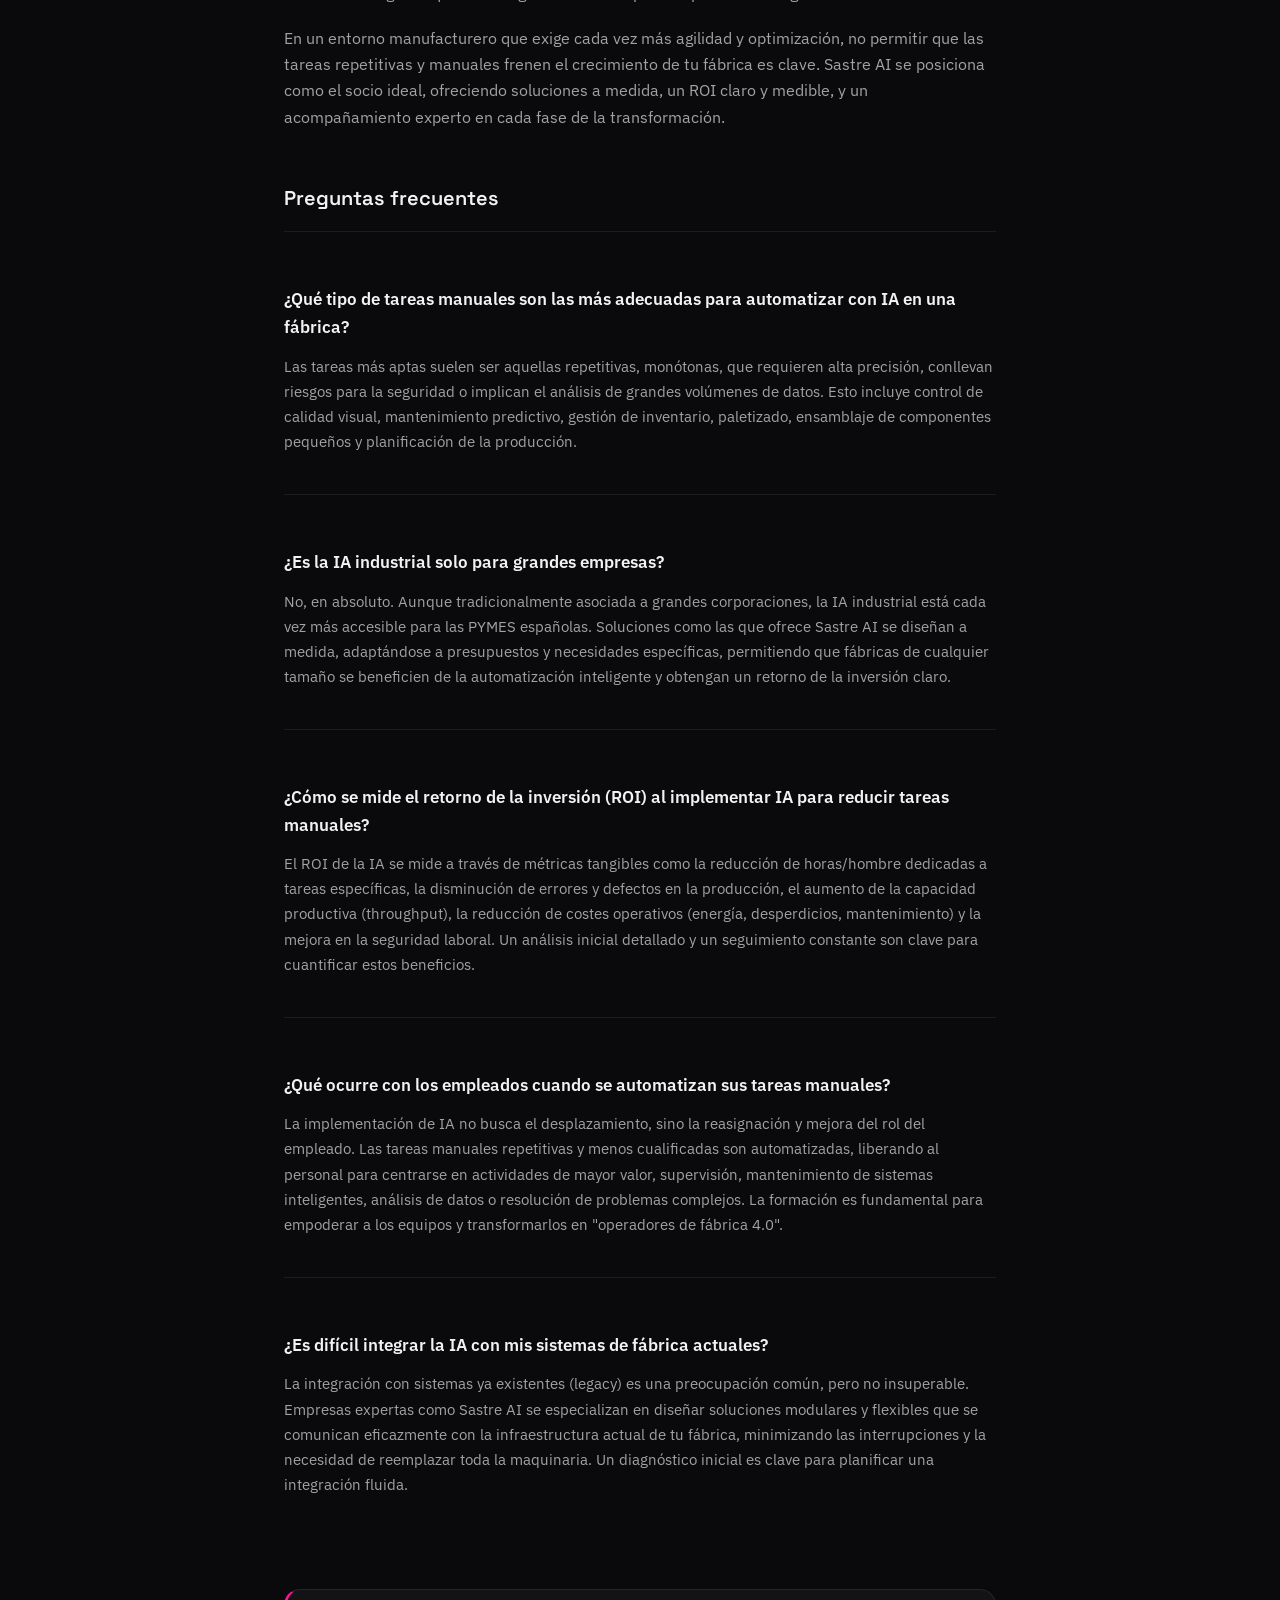
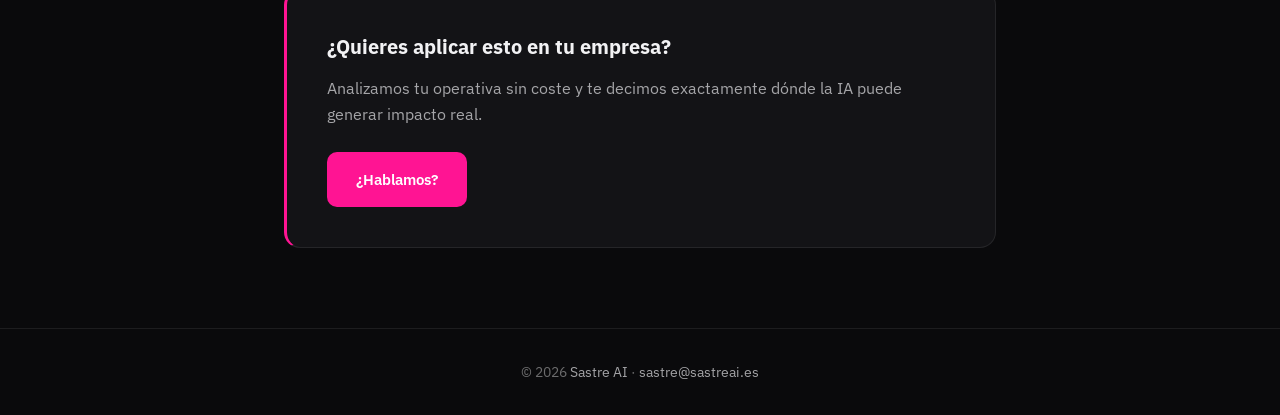
<file: blog/reducir-tareas-manuales-en-fabrica-con-ia/index.html>
<!DOCTYPE html>
<html lang="es">
<head>
  <meta charset="UTF-8" />
  <meta name="viewport" content="width=device-width, initial-scale=1.0" />
  <title>IA para Reducir Tareas Manuales en Fábrica: Tu Guía Pyme</title>
  <meta name="description" content="Descubre cómo la IA industrial a medida reduce tareas manuales en tu fábrica española, optimiza costes y garantiza un ROI claro. ¡Automatiza con Sastre AI!" />
  <link rel="canonical" href="https://sastreai.es/blog/reducir-tareas-manuales-en-fabrica-con-ia/" />
  <meta property="og:title" content="IA para Reducir Tareas Manuales en Fábrica: Tu Guía Pyme" />
  <meta property="og:description" content="Descubre cómo la IA industrial a medida reduce tareas manuales en tu fábrica española, optimiza costes y garantiza un ROI claro. ¡Automatiza con Sastre AI!" />
  <meta property="og:url" content="https://sastreai.es/blog/reducir-tareas-manuales-en-fabrica-con-ia/" />
  <meta property="og:type" content="article" />
  <script type="application/ld+json">
  {
    "@context": "https://schema.org",
    "@type": "Article",
    "headline": "IA para Reducir Tareas Manuales en Fábrica: Tu Guía Pyme",
    "description": "Descubre cómo la IA industrial a medida reduce tareas manuales en tu fábrica española, optimiza costes y garantiza un ROI claro. ¡Automatiza con Sastre AI!",
    "author": {"@type": "Organization", "name": "Sastre AI"},
    "publisher": {"@type": "Organization", "name": "Sastre AI", "url": "https://sastreai.es"},
    "datePublished": "2026-05-06",
    "dateModified": "2026-05-06"
  }
  </script>
  <script type="application/ld+json">
  {
    "@context": "https://schema.org",
    "@type": "FAQPage",
    "mainEntity": [
      {
        "@type":"Question",
        "name":"¿Qué tipo de tareas manuales son las más adecuadas para automatizar con IA en una fábrica?",
        "acceptedAnswer":{
          "@type":"Answer",
          "text":"Las tareas más aptas suelen ser aquellas repetitivas, monótonas, que requieren alta precisión, conllevan riesgos para la seguridad o implican el análisis de grandes volúmenes de datos. Esto incluye control de calidad visual, mantenimiento predictivo, gestión de inventario, paletizado, ensamblaje de componentes pequeños y planificación de la producción."
        }
      },
      {
        "@type":"Question",
        "name":"¿Es la IA industrial solo para grandes empresas?",
        "acceptedAnswer":{
          "@type":"Answer",
          "text":"No, en absoluto. Aunque tradicionalmente asociada a grandes corporaciones, la IA industrial está cada vez más accesible para las PYMES españolas. Soluciones como las que ofrece Sastre AI se diseñan a medida, adaptándose a presupuestos y necesidades específicas, permitiendo que fábricas de cualquier tamaño se beneficien de la automatización inteligente y obtengan un retorno de la inversión claro."
        }
      },
      {
        "@type":"Question",
        "name":"¿Cómo se mide el retorno de la inversión (ROI) al implementar IA para reducir tareas manuales?",
        "acceptedAnswer":{
          "@type":"Answer",
          "text":"El ROI de la IA se mide a través de métricas tangibles como la reducción de horas/hombre dedicadas a tareas específicas, la disminución de errores y defectos en la producción, el aumento de la capacidad productiva (throughput), la reducción de costes operativos (energía, desperdicios, mantenimiento) y la mejora en la seguridad laboral. Un análisis inicial detallado y un seguimiento constante son clave para cuantificar estos beneficios."
        }
      },
      {
        "@type":"Question",
        "name":"¿Qué ocurre con los empleados cuando se automatizan sus tareas manuales?",
        "acceptedAnswer":{
          "@type":"Answer",
          "text":"La implementación de IA no busca el desplazamiento, sino la reasignación y mejora del rol del empleado. Las tareas manuales repetitivas y menos cualificadas son automatizadas, liberando al personal para centrarse en actividades de mayor valor, supervisión, mantenimiento de sistemas inteligentes, análisis de datos o resolución de problemas complejos. La formación es fundamental para empoderar a los equipos y transformarlos en 'operadores de fábrica 4.0'."
        }
      },
      {
        "@type":"Question",
        "name":"¿Es difícil integrar la IA con mis sistemas de fábrica actuales?",
        "acceptedAnswer":{
          "@type":"Answer",
          "text":"La integración con sistemas ya existentes (legacy) es una preocupación común, pero no insuperable. Empresas expertas como Sastre AI se especializan en diseñar soluciones modulares y flexibles que se comunican eficazmente con la infraestructura actual de tu fábrica, minimizando las interrupciones y la necesidad de reemplazar toda la maquinaria. Un diagnóstico inicial es clave para planificar una integración fluida."
        }
      }
    ]
  }
  </script>
  <link rel="preconnect" href="https://fonts.googleapis.com" />
  <link rel="preconnect" href="https://fonts.gstatic.com" crossorigin />
  <link href="https://fonts.googleapis.com/css2?family=Space+Grotesk:wght@500;600;700&family=IBM+Plex+Sans:wght@400;500;600&display=swap" rel="stylesheet" />
  <link rel="stylesheet" href="/assets/css/site.css" />
</head>
<body>
  <nav class="blog-nav">
    <a class="logo" href="https://sastreai.es"><img src="/Logos/secundario degradado transparente.png" alt="Sastre AI" /></a>
    <a class="back" href="https://sastreai.es/blog/">← Blog</a>
  </nav>

  <div class="article-container">
    <header class="article-head">
      <div class="breadcrumb"><a href="https://sastreai.es">Inicio</a> › <a href="https://sastreai.es/blog/">Blog</a> › IA para Fábricas</div>
      <h1>IA para <span class="accent">Reducir Tareas Manuales</span> en Fábrica: Tu Guía Pyme</h1>
      <p class="article-meta">Por Sastre AI · 6 de mayo de 2026 · 11 min de lectura</p>
    </header>

    <hr class="separator" />

    <article class="post">
      <p>La <strong>reducción de tareas manuales en fábrica con IA</strong> se refiere a la aplicación estratégica de sistemas de Inteligencia Artificial para automatizar, optimizar y, en muchos casos, eliminar procesos repetitivos, monótonos o de bajo valor añadido que tradicionalmente requieren intervención humana. Esta transformación no busca reemplazar al operario, sino potenciar su capacidad, mejorar la eficiencia operativa, la precisión y la seguridad, liberando al personal para tareas de mayor complejidad y valor. Para la pyme industrial española, esto representa una oportunidad real de modernización y competitividad.</p>

      <h2>La Era de la Eficiencia: ¿Por Qué tu Fábrica Necesita Reducir Tareas Manuales con IA?</h2>
      <p>En el corazón de muchas fábricas españolas, especialmente en el ámbito de las pymes, residen procesos que dependen en gran medida de la intervención humana. Tareas manuales repetitivas, aunque esenciales, son propensas a errores, lentas y costosas, afectando directamente la productividad y la capacidad de competir. Desde la inspección visual de productos hasta la manipulación de materiales, el trabajo manual representa un cuello de botella y un factor de riesgo para la seguridad de los trabajadores.</p>
      <p>La actual evolución hacia la Industria 4.0 nos recuerda que la modernización no es una opción, sino una necesidad. Para mantener la competitividad en un mercado global cada vez más exigente, las fábricas deben buscar la optimización de sus recursos y procesos. Aquí es donde la Inteligencia Artificial emerge como una herramienta poderosa.</p>
      <p>Es importante entender que la IA en la industria no llega para suplantar a la fuerza laboral, sino para potenciarla. Al automatizar las tareas más tediosas y menos gratificantes, la IA permite a los operarios centrarse en actividades que requieren juicio, creatividad y resolución de problemas complejos. Esta colaboración entre humanos y máquinas es la clave para transformar la productividad, mejorar la calidad del producto y aumentar la rentabilidad de las fábricas españolas. Nuestro enfoque está en ofrecer soluciones reales y accesibles, diseñadas específicamente para las necesidades y realidades de la pyme industrial.</p>

      <h2>Identifica y Transforma: ¿Qué Tareas Manuales Puedes Automatizar con IA?</h2>
      <p>Una de las preguntas más frecuentes que se plantean las pymes industriales es: "¿Qué procesos manuales concretos en una fábrica son más aptos para la automatización con IA?". La respuesta es amplia, abarcando desde el control de calidad hasta la gestión logística interna. A continuación, exploramos algunas de las áreas más relevantes:</p>

      <h3>Procesos de Control de Calidad y Detección de Defectos</h3>
      <p>La visión artificial, potenciada por el aprendizaje automático (Machine Learning), es una de las aplicaciones de IA más efectivas para reducir tareas manuales. Los sistemas de IA pueden analizar productos en tiempo real a velocidades que superan con creces la capacidad humana, identificando anomalías, defectos o desviaciones de especificaciones con una precisión y consistencia elevadas. Esto libera a los operarios de la inspección visual monótona y, a menudo, fatigosa.</p>
      <ul>
        <li><strong>Ejemplo genérico:</strong> En una línea de montaje de componentes de automoción, la IA puede inspeccionar miles de piezas soldadas por minuto, detectando microfracturas o imperfecciones superficiales que un ojo humano podría pasar por alto. En el sector del vidrio, sistemas de visión artificial examinan botellas en busca de burbujas o fisuras. Asimismo, en la producción textil, se utiliza para identificar fallos en el tejido o estampados.</li>
      </ul>

      <h3>Mantenimiento Predictivo y Optimización de Maquinaria</h3>
      <p>El mantenimiento manual y reactivo es costoso y genera tiempos de inactividad no planificados. La IA aborda esto analizando datos de sensores instalados en la maquinaria (vibraciones, temperatura, presión, consumo energético). Mediante algoritmos de aprendizaje automático, la IA es capaz de predecir fallos de equipo antes de que ocurran, permitiendo realizar mantenimientos programados justo en el momento necesario.</p>
      <ul>
        <li><strong>Ejemplo genérico:</strong> En una planta metalúrgica, la IA puede monitorear las vibraciones en los motores de grandes laminadoras o los rodamientos de prensas, alertando sobre desgastes prematuros. Esto evita paradas inesperadas que podrían costar miles de euros en producción perdida y permite optimizar la vida útil de los equipos.</li>
      </ul>

      <h3>Gestión de Inventario y Optimización Logística Interna</h3>
      <p>La gestión de inventario manual es propensa a errores, lo que lleva a roturas de stock o, por el contrario, a excesos que inmovilizan capital. La IA puede prever la demanda con mayor precisión basándose en datos históricos, estacionalidad y otros factores externos. Además, facilita la optimización del almacenamiento y automatiza el movimiento de materiales dentro de la fábrica, a menudo mediante vehículos de guiado automático (AGVs) o robots móviles que operan de forma autónoma.</p>
      <ul>
        <li><strong>Ejemplo genérico:</strong> Una fábrica de componentes electrónicos puede usar IA para predecir con exactitud la demanda de chips específicos, optimizando los niveles de stock y evitando tanto la paralización de la producción por falta de material como el sobrealmacenamiento de componentes caros.</li>
      </ul>

      <h3>Automatización de Tareas Repetitivas y Peligrosas</h3>
      <p>Muchas tareas manuales en fábrica son monótonas, físicamente exigentes o implican riesgos para la seguridad humana. La IA integrada en robots industriales o robots colaborativos (cobots) permite automatizar estas funciones. Los cobots, en particular, están diseñados para trabajar de forma segura junto a los humanos, liberándolos de los trabajos más pesados o aburridos.</p>
      <ul>
        <li><strong>Ejemplo genérico:</strong> La manipulación de objetos pesados o de formas irregulares en una línea de montaje de electrodomésticos, tareas repetitivas de soldadura en la fabricación de estructuras metálicas, o el empaquetado y paletizado de productos en almacenes, son funciones ideales para la automatización con IA y robótica.</li>
      </ul>

      <h3>Planificación de la Producción y Asignación de Recursos</h3>
      <p>La planificación de la producción es un proceso complejo que requiere equilibrar múltiples variables: pedidos de clientes, disponibilidad de materia prima, capacidad de las máquinas, horarios del personal y posibles interrupciones. La IA puede analizar estas variables en tiempo real, generar planes de producción optimizados y flexibles, y adaptarse rápidamente a los cambios, mejorando significativamente la eficiencia y la capacidad de respuesta.</p>
      <ul>
        <li><strong>Ejemplo genérico:</strong> Una fábrica de muebles que produce una gran variedad de modelos puede usar la IA para optimizar las rutas de corte y ensamblaje, minimizando el tiempo de inactividad de las máquinas, reduciendo el desperdicio de material y garantizando que las entregas se realicen a tiempo, incluso ante pedidos urgentes.</li>
      </ul>

      <h2>El Valor Tangible: ROI Claro y Medible de la IA en tu Fábrica</h2>
      <p>La inversión en nuevas tecnologías siempre genera una pregunta fundamental para cualquier pyme: ¿Cuál será el retorno? La IA industrial no es un gasto, sino una inversión estratégica con un ROI claro y medible.</p>

      <h3>Más Allá de la Inversión: Cifras que Hablan por Sí Solas</h3>
      <p>La automatización y la IA están redefiniendo la eficiencia operativa en el sector manufacturero a nivel global, y España no es la excepción. Las empresas que adoptan estas tecnologías no solo mejoran sus procesos, sino que también ven un impacto positivo directo en su balance final.</p>
      <div class="stat-block">
        <div class="number">10-15%</div>
        <p>Aumento en la productividad y reducción del 20-30% en los costes operativos en la fabricación gracias a la IA y automatización. (Fuente: McKinsey & Company, 'Artificial Intelligence in Manufacturing', [aproximadamente 2020-2023])</p>
      </div>
      <p>Más allá de estas cifras globales, la IA contribuye a una mejora sustancial en la calidad y una reducción de los errores, lo que se traduce en menos desperdicios y retrabajos.</p>
      <div class="stat-block">
        <div class="number">Hasta 20%</div>
        <p>Reducción de defectos en procesos de producción gracias a la implementación de sistemas de IA para el control de calidad. (Fuente: Deloitte, 'Smart Factories and AI: A path to superior quality', [publicaciones recientes])</p>
      </div>
      <p>Estas estadísticas reflejan un patrón claro: la inversión en IA, cuando se planifica y ejecuta correctamente, conduce a beneficios económicos significativos y a una mayor resiliencia operativa.</p>

      <h3>Cómo Medir el Éxito en tu Fábrica Española</h3>
      <p>Para que las pymes puedan evaluar el verdadero impacto de la IA, es esencial establecer métricas clave desde el principio. Sastre AI no solo implementa la tecnología, sino que también ayuda a definir y monitorizar los Indicadores Clave de Rendimiento (KPIs) más relevantes:</p>
      <ul>
        <li><strong>Reducción de horas/hombre:</strong> Cuantificar el tiempo que se ahorra al automatizar tareas manuales permite reasignar personal a funciones de mayor valor.</li>
        <li><strong>Disminución de errores y tasas de defectos:</strong> La IA puede reducir drásticamente los fallos humanos, mejorando la calidad del producto final y disminuyendo los costes asociados a reparaciones o devoluciones.</li>
        <li><strong>Aumento de la capacidad de producción (throughput):</strong> Al optimizar los procesos y reducir los tiempos de inactividad, la IA permite que la fábrica produzca más en el mismo periodo.</li>
        <li><strong>Reducción de costes operativos:</strong> Menor consumo de energía, optimización de materias primas, y un mantenimiento más eficiente contribuyen a un ahorro directo.</li>
        <li><strong>Mejora en la seguridad laboral:</strong> Al eliminar tareas peligrosas o físicamente exigentes, se reduce el riesgo de accidentes y lesiones, lo que también se traduce en ahorros y un mejor ambiente de trabajo.</li>
      </ul>
      <p>Al enfocarse en estas métricas concretas, las pymes españolas pueden ver un ROI claro y justificar su inversión en IA, transformando su operación con datos y resultados tangibles.</p>

      <h2>Implementación Sin Dolores de Cabeza: El Enfoque de Sastre AI para la Pyme Española</h2>
      <p>Muchas pymes industriales dudan sobre cómo abordar la implementación de IA, temiendo la complejidad, los costes o la interrupción de sus operaciones. Sastre AI entiende estos desafíos y ha diseñado un enfoque centrado en la accesibilidad y el soporte para el tejido industrial español.</p>

      <h3>IA a Medida: Tu Solución, No un Estándar Genérico</h3>
      <p>Sabemos que cada fábrica es única. Las soluciones de IA prefabricadas rara vez se ajustan perfectamente a las necesidades específicas, el presupuesto y la complejidad de una pyme. En Sastre AI, diseñamos soluciones personalizadas que se adaptan a tu entorno productivo, tus objetivos y tus recursos. No creemos en el "talla única"; nuestra consultoría inicial es crucial para comprender tu situación actual y co-crear la estrategia de IA que mejor se alinee con tu negocio.</p>

      <h3>Integración Inteligente con Sistemas Legacy (Un Gran Desafío Resuelto)</h3>
      <p>Uno de los mayores obstáculos para las pymes es la preocupación por cómo las nuevas tecnologías se integrarán con sus infraestructuras existentes, a menudo con maquinaria y sistemas antiguos. Abordamos este reto con soluciones flexibles y modulares que minimizan las interrupciones y los costes. Nuestros sistemas de IA están diseñados para coexistir y comunicarse con tus PLCs, SCADAs y otros sistemas, permitiendo una transición suave y sin la necesidad de reemplazar toda tu maquinaria.</p>
      <ul>
        <li><strong>Ejemplo genérico:</strong> Conectar un avanzado sistema de visión artificial a una cadena de producción controlada por PLCs de hace 15 años es posible. Sastre AI desarrolla los conectores y las interfaces necesarias para que ambos mundos tecnológicos dialoguen y trabajen de forma conjunta y eficiente, extendiendo la vida útil de tu inversión actual.</li>
      </ul>

      <h3>Acompañamiento Experto: Desde el Diseño hasta la Operación</h3>
      <p>En Sastre AI, no solo vendemos tecnología, nos convertimos en tu socio. Nuestro proceso de acompañamiento es completo y transparente: desde un diagnóstico inicial detallado, pasando por el diseño de la solución, su implementación por fases y las pruebas rigurosas, hasta el soporte continuo y la optimización post-implementación. Guiamos a tu pyme en cada paso del camino, asegurando que la IA no solo se implemente, sino que funcione de manera óptima y genere el valor esperado.</p>

      <h3>Formación y Gestión del Cambio: Empoderando a tu Equipo</h3>
      <p>El temor al desplazamiento laboral es una preocupación legítima. Sin embargo, la IA en la fábrica crea nuevas oportunidades. Nuestro enfoque incluye la formación del personal para que trabajen *con* la IA, no contra ella. Capacitamos a tus equipos para que adquieran nuevas habilidades, se familiaricen con las herramientas inteligentes y se transformen en "operadores de fábrica 4.0". Esto mejora las condiciones de trabajo, eliminando tareas monótonas y peligrosas, y permitiendo que los empleados se centren en actividades de mayor valor añadido.</p>

      <h3>Seguridad y Gobernanza de Datos en la Fábrica Inteligente</h3>
      <p>La ciberseguridad industrial y la privacidad de los datos de producción son elementos fundamentales en cualquier implementación de IA. Sastre AI garantiza la protección de la información sensible de tu fábrica y el cumplimiento de las normativas vigentes. Implementamos protocolos de encriptación avanzados, sistemas de acceso limitado y monitorización constante para asegurar que tus datos estén seguros y se utilicen de manera ética y eficiente.</p>
      <ul>
        <li><strong>Ejemplo genérico:</strong> En una fábrica que utiliza IA para optimizar su cadena de suministro, se establecen medidas estrictas para que los datos sobre volúmenes de producción o especificaciones de productos críticos estén protegidos contra accesos no autorizados, usando redes aisladas y autenticación multifactorial.</li>
      </ul>

      <h2>¿Listo para Transformar tu Fábrica? El Momento de la IA es Ahora.</h2>
      <p>La capacidad de <strong>reducir tareas manuales en fábrica con IA</strong> ya no es un privilegio de las grandes corporaciones, sino una realidad accesible y ventajosa para las pymes industriales españolas. La eficiencia operativa, la precisión mejorada, el ahorro de costes y una mayor competitividad son beneficios tangibles que la Inteligencia Artificial puede aportar a tu negocio.</p>
      <p>En un entorno manufacturero que exige cada vez más agilidad y optimización, no permitir que las tareas repetitivas y manuales frenen el crecimiento de tu fábrica es clave. Sastre AI se posiciona como el socio ideal, ofreciendo soluciones a medida, un ROI claro y medible, y un acompañamiento experto en cada fase de la transformación.</p>

      <h2>Preguntas frecuentes</h2>
      <div class="faq-item">
        <h3>¿Qué tipo de tareas manuales son las más adecuadas para automatizar con IA en una fábrica?</h3>
        <p>Las tareas más aptas suelen ser aquellas repetitivas, monótonas, que requieren alta precisión, conllevan riesgos para la seguridad o implican el análisis de grandes volúmenes de datos. Esto incluye control de calidad visual, mantenimiento predictivo, gestión de inventario, paletizado, ensamblaje de componentes pequeños y planificación de la producción.</p>
      </div>
      <div class="faq-item">
        <h3>¿Es la IA industrial solo para grandes empresas?</h3>
        <p>No, en absoluto. Aunque tradicionalmente asociada a grandes corporaciones, la IA industrial está cada vez más accesible para las PYMES españolas. Soluciones como las que ofrece Sastre AI se diseñan a medida, adaptándose a presupuestos y necesidades específicas, permitiendo que fábricas de cualquier tamaño se beneficien de la automatización inteligente y obtengan un retorno de la inversión claro.</p>
      </div>
      <div class="faq-item">
        <h3>¿Cómo se mide el retorno de la inversión (ROI) al implementar IA para reducir tareas manuales?</h3>
        <p>El ROI de la IA se mide a través de métricas tangibles como la reducción de horas/hombre dedicadas a tareas específicas, la disminución de errores y defectos en la producción, el aumento de la capacidad productiva (throughput), la reducción de costes operativos (energía, desperdicios, mantenimiento) y la mejora en la seguridad laboral. Un análisis inicial detallado y un seguimiento constante son clave para cuantificar estos beneficios.</p>
      </div>
      <div class="faq-item">
        <h3>¿Qué ocurre con los empleados cuando se automatizan sus tareas manuales?</h3>
        <p>La implementación de IA no busca el desplazamiento, sino la reasignación y mejora del rol del empleado. Las tareas manuales repetitivas y menos cualificadas son automatizadas, liberando al personal para centrarse en actividades de mayor valor, supervisión, mantenimiento de sistemas inteligentes, análisis de datos o resolución de problemas complejos. La formación es fundamental para empoderar a los equipos y transformarlos en "operadores de fábrica 4.0".</p>
      </div>
      <div class="faq-item">
        <h3>¿Es difícil integrar la IA con mis sistemas de fábrica actuales?</h3>
        <p>La integración con sistemas ya existentes (legacy) es una preocupación común, pero no insuperable. Empresas expertas como Sastre AI se especializan en diseñar soluciones modulares y flexibles que se comunican eficazmente con la infraestructura actual de tu fábrica, minimizando las interrupciones y la necesidad de reemplazar toda la maquinaria. Un diagnóstico inicial es clave para planificar una integración fluida.</p>
      </div>

    </article>

    <div class="cta-box">
      <h2>¿Quieres aplicar esto en tu empresa?</h2>
      <p>Analizamos tu operativa sin coste y te decimos exactamente dónde la IA puede generar impacto real.</p>
      <a href="https://sastreai.es/#contacto" class="btn btn-primary">¿Hablamos?</a>
    </div>
  </div>

  <footer class="article-footer">
    <p>© 2026 <a href="https://sastreai.es">Sastre AI</a> · <a href="mailto:sastre@sastreai.es">sastre@sastreai.es</a></p>
  </footer>
</body>
</html>
</file>
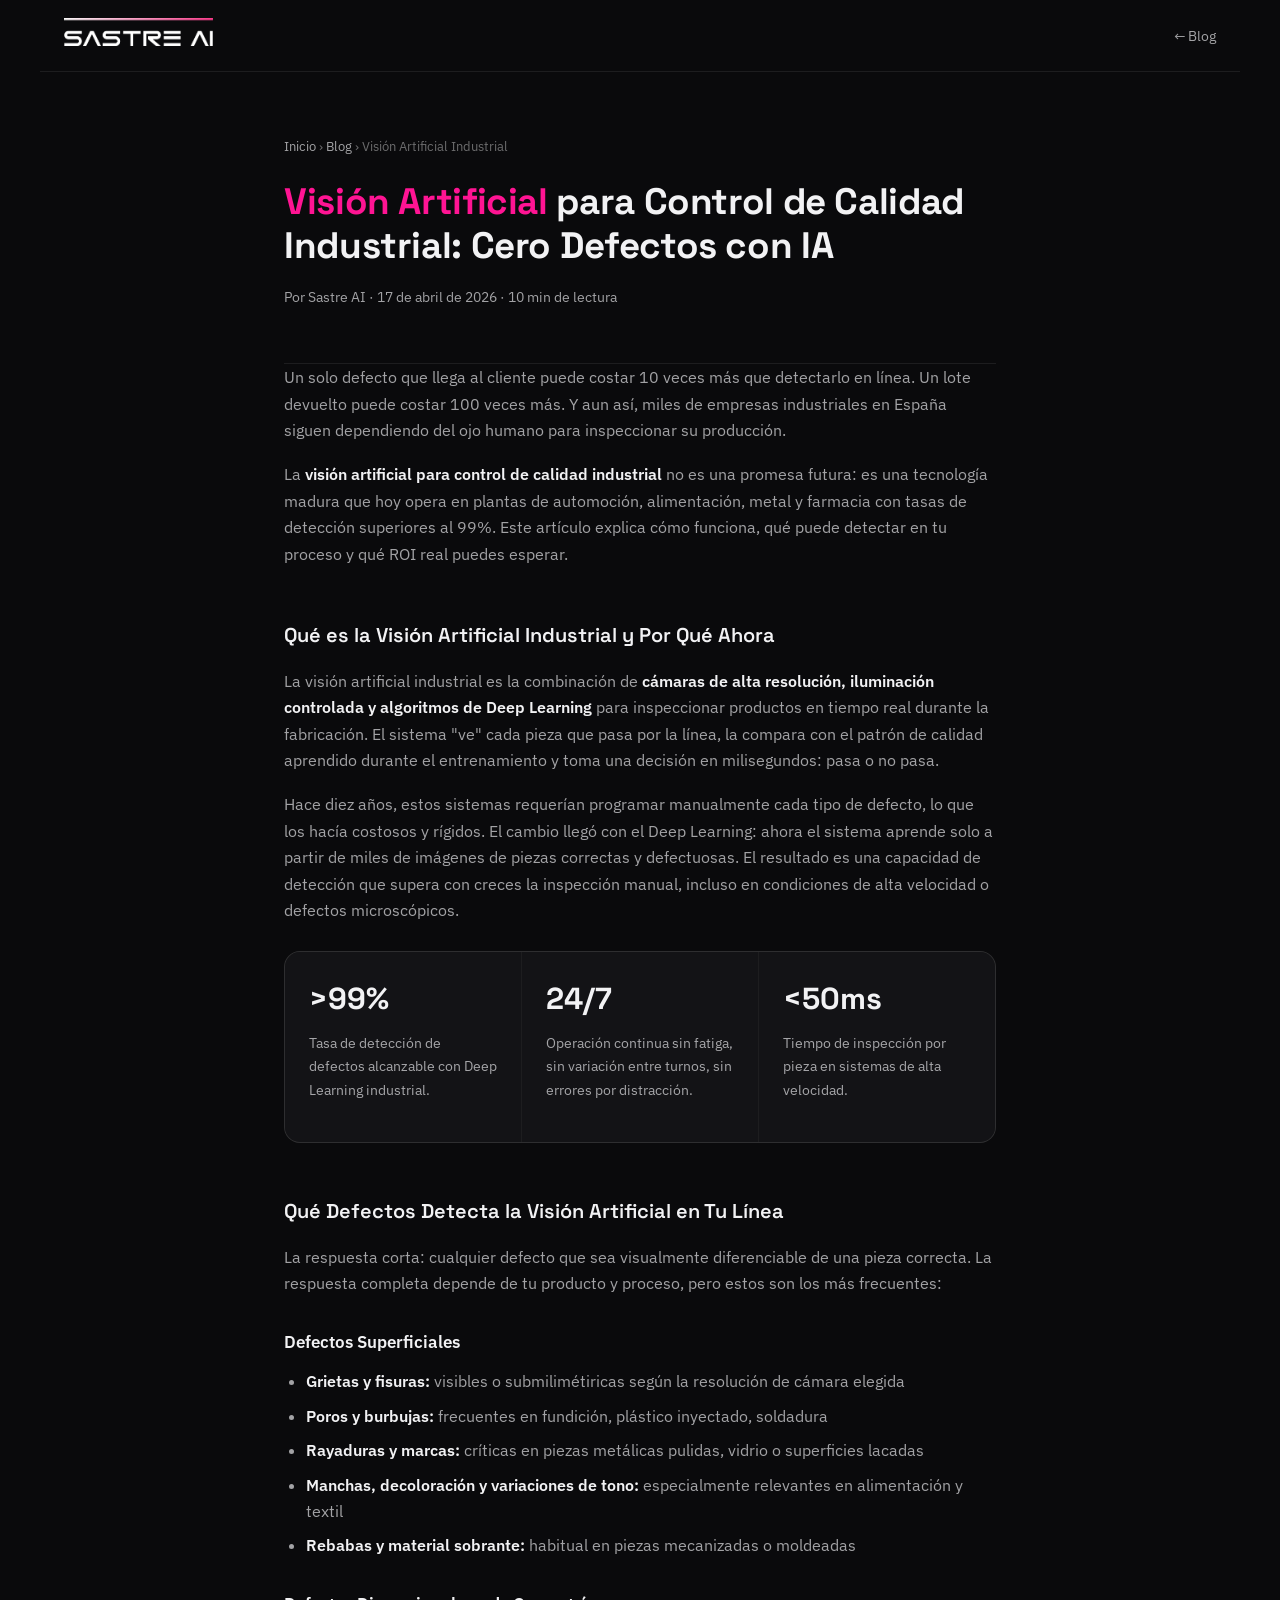
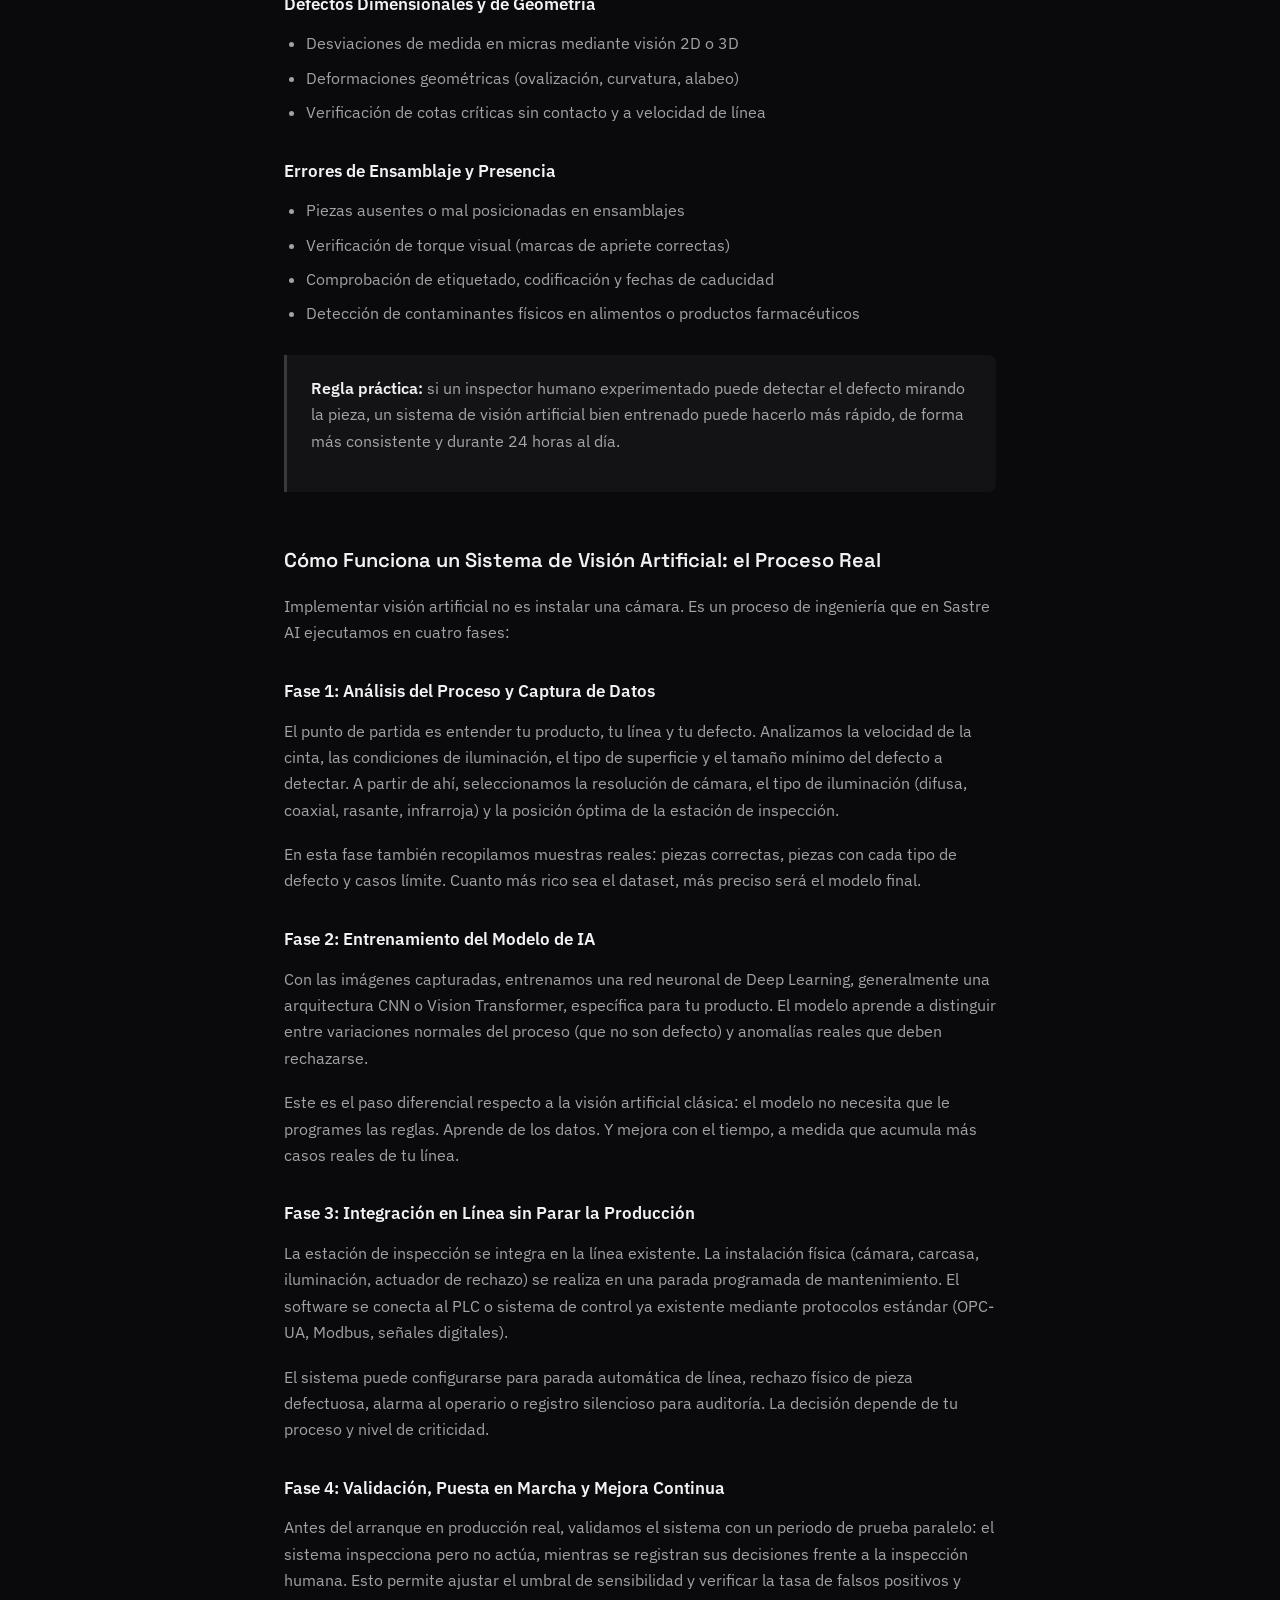
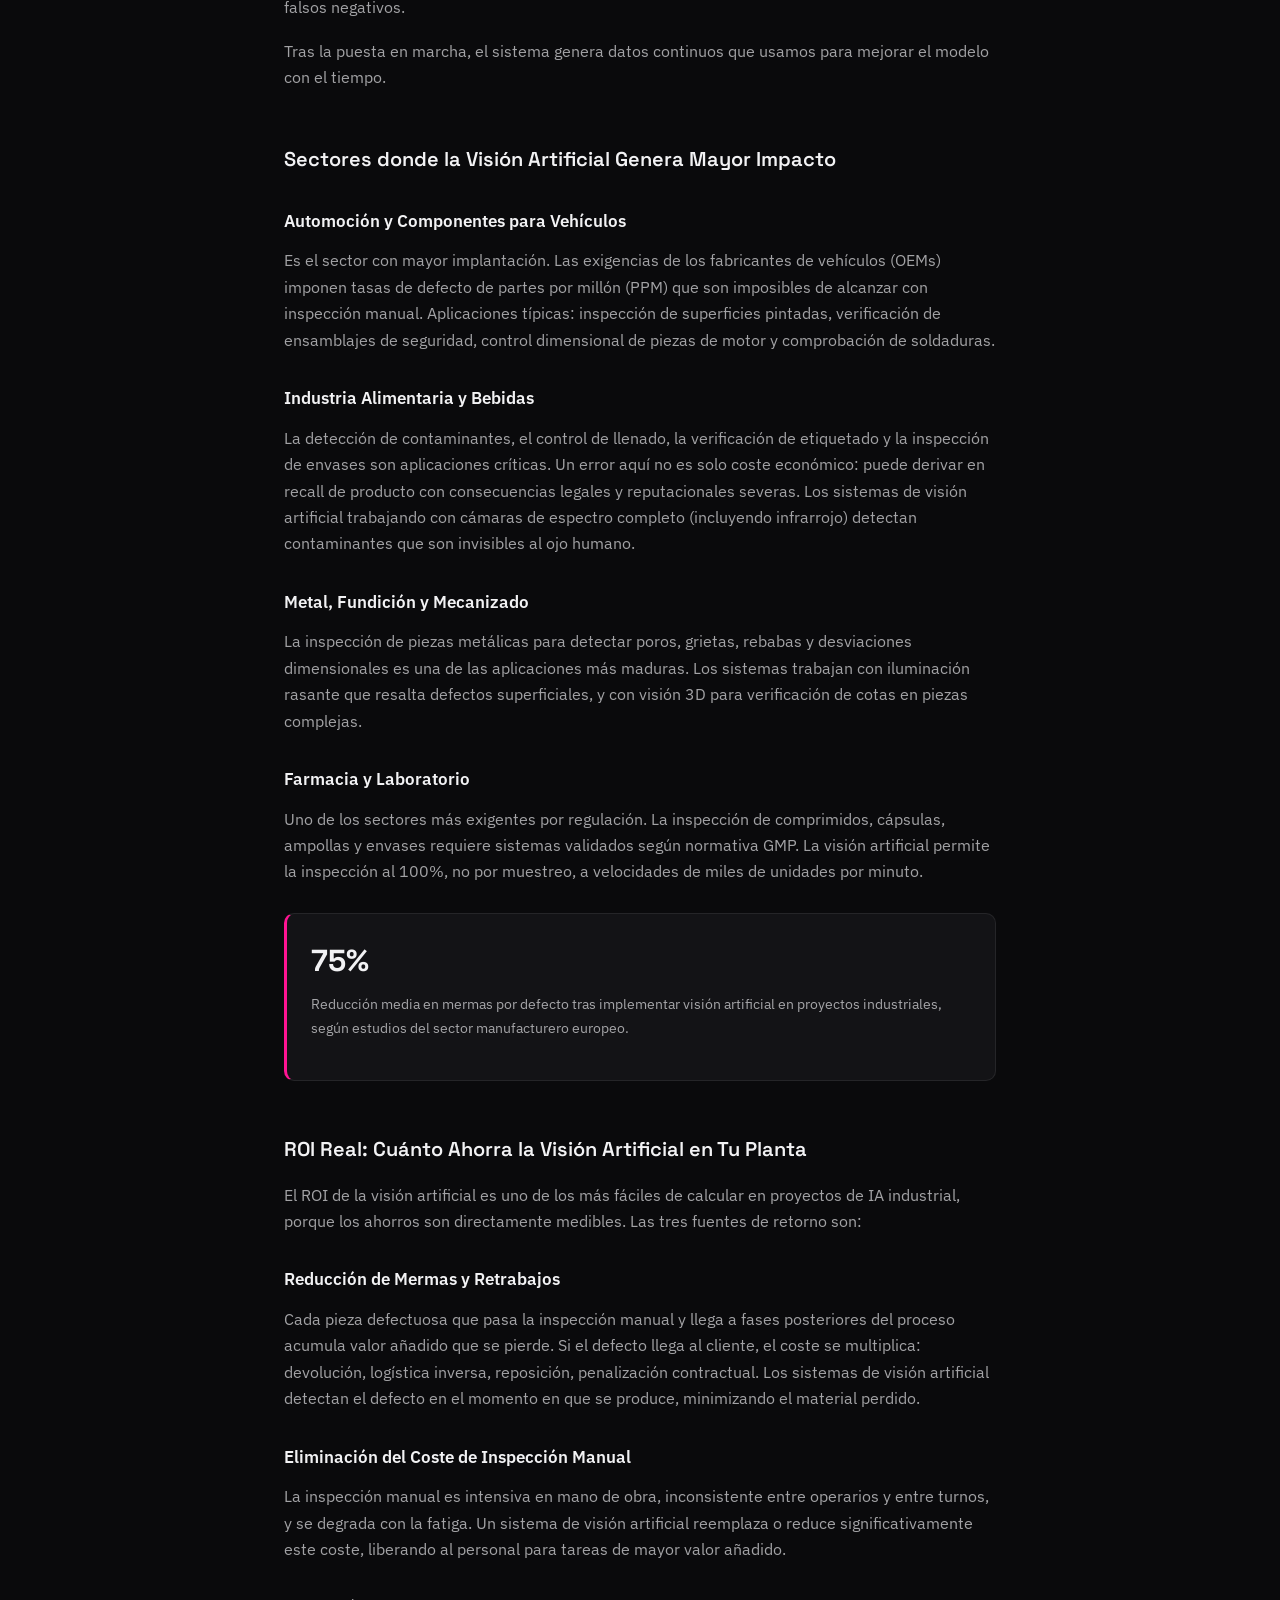
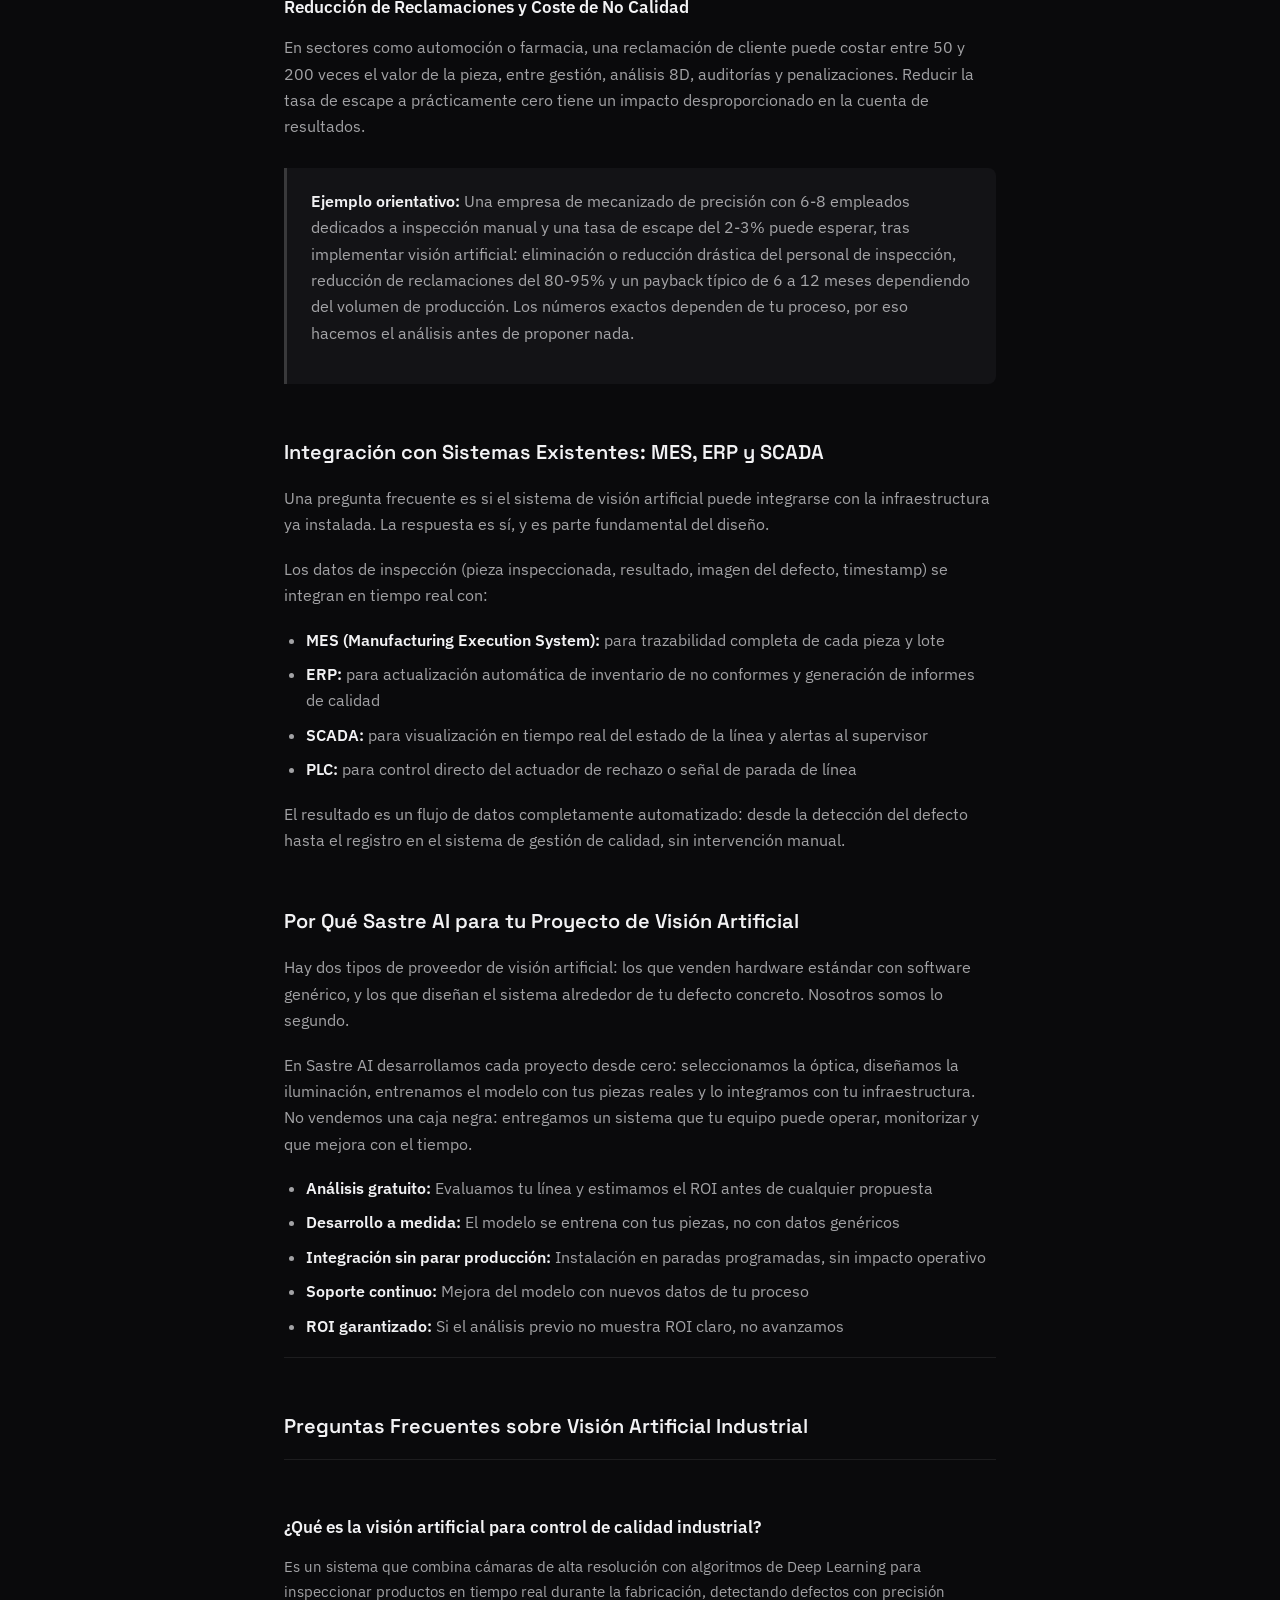
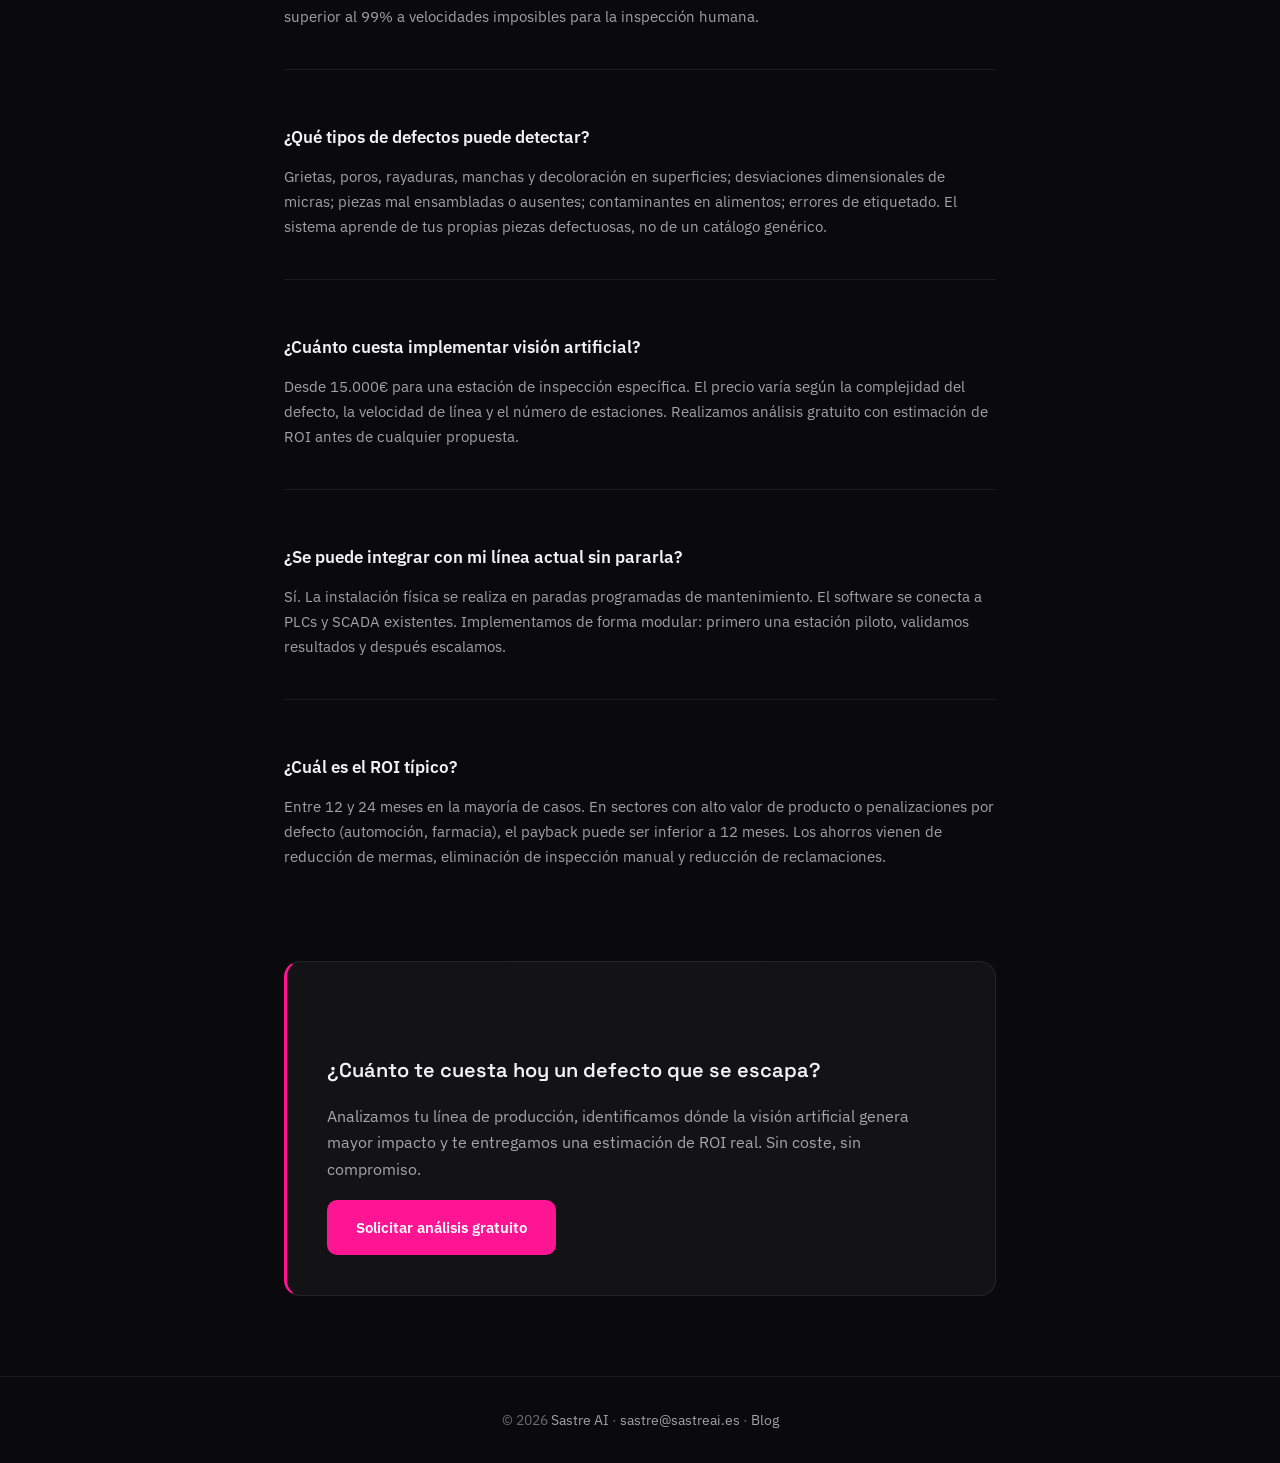
<file: blog/vision-artificial-control-calidad-industrial/index.html>
<!DOCTYPE html>
<html lang="es">
<head>
  <meta charset="UTF-8" />
  <meta name="viewport" content="width=device-width, initial-scale=1.0" />
  <title>Visión Artificial para Control de Calidad Industrial | Sastre AI</title>
  <meta name="description" content="Descubre cómo la visión artificial elimina defectos en línea de producción con precisión superior al 99%. ROI demostrado por el sector y soluciones a medida para la industria española." />
  <link rel="canonical" href="https://sastreai.es/blog/vision-artificial-control-calidad-industrial/" />
  <link rel="icon" type="image/x-icon" href="/favicon.ico" />
  <link rel="icon" type="image/png" sizes="32x32" href="/favicon-32x32.png" />
  <link rel="icon" type="image/png" sizes="16x16" href="/favicon-16x16.png" />
  <link rel="apple-touch-icon" sizes="180x180" href="/apple-touch-icon.png" />
  <meta property="og:title" content="Visión Artificial para Control de Calidad Industrial: Cero Defectos con IA" />
  <meta property="og:description" content="Descubre cómo la visión artificial elimina defectos en línea de producción con precisión superior al 99%. ROI demostrado por el sector y soluciones a medida para la industria española." />
  <meta property="og:url" content="https://sastreai.es/blog/vision-artificial-control-calidad-industrial/" />
  <meta property="og:type" content="article" />
  <script type="application/ld+json">
  {
    "@context": "https://schema.org",
    "@type": "Article",
    "headline": "Visión Artificial para Control de Calidad Industrial: Cero Defectos con IA",
    "description": "Descubre cómo la visión artificial elimina defectos en línea de producción con precisión superior al 99%. ROI demostrado por el sector y soluciones a medida para la industria española.",
    "author": {"@type": "Organization", "name": "Sastre AI"},
    "publisher": {"@type": "Organization", "name": "Sastre AI", "url": "https://sastreai.es"},
    "datePublished": "2026-04-17",
    "dateModified": "2026-04-17"
  }
  </script>
  <script type="application/ld+json">
  {
    "@context": "https://schema.org",
    "@type": "FAQPage",
    "mainEntity": [
      {
        "@type": "Question",
        "name": "¿Qué es la visión artificial para control de calidad industrial?",
        "acceptedAnswer": {
          "@type": "Answer",
          "text": "La visión artificial para control de calidad industrial es un sistema que combina cámaras de alta resolución con algoritmos de inteligencia artificial (Deep Learning) para inspeccionar productos en tiempo real durante la fabricación. Detecta defectos, anomalías dimensionales, errores de ensamblaje o contaminantes con una precisión superior al 99%, a velocidades imposibles para la inspección humana."
        }
      },
      {
        "@type": "Question",
        "name": "¿Qué tipos de defectos puede detectar un sistema de visión artificial?",
        "acceptedAnswer": {
          "@type": "Answer",
          "text": "Los sistemas de visión artificial pueden detectar grietas, poros, rayaduras, rebabas, manchas y decoloración en superficies; desviaciones dimensionales de micras; piezas mal ensambladas o ausentes; contaminantes físicos en alimentos; errores de etiquetado o codificación; y deformaciones geométricas. La clave es que el sistema se entrena con imágenes reales de tu proceso, aprendiendo exactamente qué es un defecto en tu producto."
        }
      },
      {
        "@type": "Question",
        "name": "¿Cuánto cuesta implementar visión artificial en mi línea de producción?",
        "acceptedAnswer": {
          "@type": "Answer",
          "text": "El coste de un sistema de visión artificial a medida para control de calidad parte desde 15.000€ para soluciones de inspección específica en una estación. El precio varía según la complejidad del defecto a detectar, la velocidad de la línea, el número de estaciones y la integración con sistemas existentes. En Sastre AI realizamos un análisis gratuito para estimar el coste exacto y el ROI esperado antes de cualquier compromiso."
        }
      },
      {
        "@type": "Question",
        "name": "¿Se puede integrar la visión artificial con mi línea de producción actual sin pararla?",
        "acceptedAnswer": {
          "@type": "Answer",
          "text": "Sí. Los sistemas de visión artificial se diseñan para integrarse en líneas existentes sin interrumpir la producción. La instalación de cámaras e iluminación se realiza en paradas programadas de mantenimiento. El software se conecta a PLCs y sistemas SCADA ya existentes. En Sastre AI implementamos de forma modular: primero una estación piloto, validamos resultados, y después escalamos al resto de la línea."
        }
      },
      {
        "@type": "Question",
        "name": "¿Cuál es el retorno de inversión (ROI) típico de un sistema de visión artificial?",
        "acceptedAnswer": {
          "@type": "Answer",
          "text": "El ROI de la visión artificial industrial es normalmente de 12 a 24 meses. Los ahorros provienen de tres fuentes: reducción de mermas y retrabajos (típicamente 60-80%), eliminación de reclamaciones y devoluciones de clientes, y reducción del coste del personal de inspección manual. En sectores con alto valor de producto o penalizaciones por defecto (automoción, farmacia, alimentación), el ROI puede ser inferior a 12 meses."
        }
      }
    ]
  }
  </script>
  <link rel="preconnect" href="https://fonts.googleapis.com" />
  <link rel="preconnect" href="https://fonts.gstatic.com" crossorigin />
  <link href="https://fonts.googleapis.com/css2?family=Space+Grotesk:wght@500;600;700&family=IBM+Plex+Sans:wght@400;500;600&display=swap" rel="stylesheet" />
  <link rel="stylesheet" href="/assets/css/site.css" />
</head>
<body>
  <nav class="blog-nav">
    <a class="logo" href="https://sastreai.es"><img src="/Logos/secundario degradado transparente.png" alt="Sastre AI" /></a>
    <a class="back" href="https://sastreai.es/blog/">← Blog</a>
  </nav>

  <div class="article-container">
    <header class="article-head">
      <div class="breadcrumb"><a href="https://sastreai.es">Inicio</a> › <a href="https://sastreai.es/blog/">Blog</a> › Visión Artificial Industrial</div>
      <h1><span class="accent">Visión Artificial</span> para Control de Calidad Industrial: Cero Defectos con IA</h1>
      <p class="article-meta">Por Sastre AI · 17 de abril de 2026 · 10 min de lectura</p>
    </header>

    <hr class="separator" />

    <article class="post">

      <p>Un solo defecto que llega al cliente puede costar 10 veces más que detectarlo en línea. Un lote devuelto puede costar 100 veces más. Y aun así, miles de empresas industriales en España siguen dependiendo del ojo humano para inspeccionar su producción.</p>
      <p>La <strong>visión artificial para control de calidad industrial</strong> no es una promesa futura: es una tecnología madura que hoy opera en plantas de automoción, alimentación, metal y farmacia con tasas de detección superiores al 99%. Este artículo explica cómo funciona, qué puede detectar en tu proceso y qué ROI real puedes esperar.</p>

      <h2>Qué es la Visión Artificial Industrial y Por Qué Ahora</h2>
      <p>La visión artificial industrial es la combinación de <strong>cámaras de alta resolución, iluminación controlada y algoritmos de Deep Learning</strong> para inspeccionar productos en tiempo real durante la fabricación. El sistema "ve" cada pieza que pasa por la línea, la compara con el patrón de calidad aprendido durante el entrenamiento y toma una decisión en milisegundos: pasa o no pasa.</p>
      <p>Hace diez años, estos sistemas requerían programar manualmente cada tipo de defecto, lo que los hacía costosos y rígidos. El cambio llegó con el Deep Learning: ahora el sistema aprende solo a partir de miles de imágenes de piezas correctas y defectuosas. El resultado es una capacidad de detección que supera con creces la inspección manual, incluso en condiciones de alta velocidad o defectos microscópicos.</p>

      <div class="stat-row">
        <div class="stat-block">
          <div class="number">>99%</div>
          <p>Tasa de detección de defectos alcanzable con Deep Learning industrial.</p>
        </div>
        <div class="stat-block">
          <div class="number">24/7</div>
          <p>Operación continua sin fatiga, sin variación entre turnos, sin errores por distracción.</p>
        </div>
        <div class="stat-block">
          <div class="number">&lt;50ms</div>
          <p>Tiempo de inspección por pieza en sistemas de alta velocidad.</p>
        </div>
      </div>

      <h2>Qué Defectos Detecta la Visión Artificial en Tu Línea</h2>
      <p>La respuesta corta: cualquier defecto que sea visualmente diferenciable de una pieza correcta. La respuesta completa depende de tu producto y proceso, pero estos son los más frecuentes:</p>

      <h3>Defectos Superficiales</h3>
      <ul>
        <li><strong>Grietas y fisuras:</strong> visibles o submilimétiricas según la resolución de cámara elegida</li>
        <li><strong>Poros y burbujas:</strong> frecuentes en fundición, plástico inyectado, soldadura</li>
        <li><strong>Rayaduras y marcas:</strong> críticas en piezas metálicas pulidas, vidrio o superficies lacadas</li>
        <li><strong>Manchas, decoloración y variaciones de tono:</strong> especialmente relevantes en alimentación y textil</li>
        <li><strong>Rebabas y material sobrante:</strong> habitual en piezas mecanizadas o moldeadas</li>
      </ul>

      <h3>Defectos Dimensionales y de Geometría</h3>
      <ul>
        <li>Desviaciones de medida en micras mediante visión 2D o 3D</li>
        <li>Deformaciones geométricas (ovalización, curvatura, alabeo)</li>
        <li>Verificación de cotas críticas sin contacto y a velocidad de línea</li>
      </ul>

      <h3>Errores de Ensamblaje y Presencia</h3>
      <ul>
        <li>Piezas ausentes o mal posicionadas en ensamblajes</li>
        <li>Verificación de torque visual (marcas de apriete correctas)</li>
        <li>Comprobación de etiquetado, codificación y fechas de caducidad</li>
        <li>Detección de contaminantes físicos en alimentos o productos farmacéuticos</li>
      </ul>

      <div class="highlight-box">
        <p><strong>Regla práctica:</strong> si un inspector humano experimentado puede detectar el defecto mirando la pieza, un sistema de visión artificial bien entrenado puede hacerlo más rápido, de forma más consistente y durante 24 horas al día.</p>
      </div>

      <h2>Cómo Funciona un Sistema de Visión Artificial: el Proceso Real</h2>
      <p>Implementar visión artificial no es instalar una cámara. Es un proceso de ingeniería que en Sastre AI ejecutamos en cuatro fases:</p>

      <h3>Fase 1: Análisis del Proceso y Captura de Datos</h3>
      <p>El punto de partida es entender tu producto, tu línea y tu defecto. Analizamos la velocidad de la cinta, las condiciones de iluminación, el tipo de superficie y el tamaño mínimo del defecto a detectar. A partir de ahí, seleccionamos la resolución de cámara, el tipo de iluminación (difusa, coaxial, rasante, infrarroja) y la posición óptima de la estación de inspección.</p>
      <p>En esta fase también recopilamos muestras reales: piezas correctas, piezas con cada tipo de defecto y casos límite. Cuanto más rico sea el dataset, más preciso será el modelo final.</p>

      <h3>Fase 2: Entrenamiento del Modelo de IA</h3>
      <p>Con las imágenes capturadas, entrenamos una red neuronal de Deep Learning, generalmente una arquitectura CNN o Vision Transformer, específica para tu producto. El modelo aprende a distinguir entre variaciones normales del proceso (que no son defecto) y anomalías reales que deben rechazarse.</p>
      <p>Este es el paso diferencial respecto a la visión artificial clásica: el modelo no necesita que le programes las reglas. Aprende de los datos. Y mejora con el tiempo, a medida que acumula más casos reales de tu línea.</p>

      <h3>Fase 3: Integración en Línea sin Parar la Producción</h3>
      <p>La estación de inspección se integra en la línea existente. La instalación física (cámara, carcasa, iluminación, actuador de rechazo) se realiza en una parada programada de mantenimiento. El software se conecta al PLC o sistema de control ya existente mediante protocolos estándar (OPC-UA, Modbus, señales digitales).</p>
      <p>El sistema puede configurarse para parada automática de línea, rechazo físico de pieza defectuosa, alarma al operario o registro silencioso para auditoría. La decisión depende de tu proceso y nivel de criticidad.</p>

      <h3>Fase 4: Validación, Puesta en Marcha y Mejora Continua</h3>
      <p>Antes del arranque en producción real, validamos el sistema con un periodo de prueba paralelo: el sistema inspecciona pero no actúa, mientras se registran sus decisiones frente a la inspección humana. Esto permite ajustar el umbral de sensibilidad y verificar la tasa de falsos positivos y falsos negativos.</p>
      <p>Tras la puesta en marcha, el sistema genera datos continuos que usamos para mejorar el modelo con el tiempo.</p>

      <h2>Sectores donde la Visión Artificial Genera Mayor Impacto</h2>

      <h3>Automoción y Componentes para Vehículos</h3>
      <p>Es el sector con mayor implantación. Las exigencias de los fabricantes de vehículos (OEMs) imponen tasas de defecto de partes por millón (PPM) que son imposibles de alcanzar con inspección manual. Aplicaciones típicas: inspección de superficies pintadas, verificación de ensamblajes de seguridad, control dimensional de piezas de motor y comprobación de soldaduras.</p>

      <h3>Industria Alimentaria y Bebidas</h3>
      <p>La detección de contaminantes, el control de llenado, la verificación de etiquetado y la inspección de envases son aplicaciones críticas. Un error aquí no es solo coste económico: puede derivar en recall de producto con consecuencias legales y reputacionales severas. Los sistemas de visión artificial trabajando con cámaras de espectro completo (incluyendo infrarrojo) detectan contaminantes que son invisibles al ojo humano.</p>

      <h3>Metal, Fundición y Mecanizado</h3>
      <p>La inspección de piezas metálicas para detectar poros, grietas, rebabas y desviaciones dimensionales es una de las aplicaciones más maduras. Los sistemas trabajan con iluminación rasante que resalta defectos superficiales, y con visión 3D para verificación de cotas en piezas complejas.</p>

      <h3>Farmacia y Laboratorio</h3>
      <p>Uno de los sectores más exigentes por regulación. La inspección de comprimidos, cápsulas, ampollas y envases requiere sistemas validados según normativa GMP. La visión artificial permite la inspección al 100%, no por muestreo, a velocidades de miles de unidades por minuto.</p>

      <div class="stat-block">
        <div class="number">75%</div>
        <p>Reducción media en mermas por defecto tras implementar visión artificial en proyectos industriales, según estudios del sector manufacturero europeo.</p>
      </div>

      <h2>ROI Real: Cuánto Ahorra la Visión Artificial en Tu Planta</h2>
      <p>El ROI de la visión artificial es uno de los más fáciles de calcular en proyectos de IA industrial, porque los ahorros son directamente medibles. Las tres fuentes de retorno son:</p>

      <h3>Reducción de Mermas y Retrabajos</h3>
      <p>Cada pieza defectuosa que pasa la inspección manual y llega a fases posteriores del proceso acumula valor añadido que se pierde. Si el defecto llega al cliente, el coste se multiplica: devolución, logística inversa, reposición, penalización contractual. Los sistemas de visión artificial detectan el defecto en el momento en que se produce, minimizando el material perdido.</p>

      <h3>Eliminación del Coste de Inspección Manual</h3>
      <p>La inspección manual es intensiva en mano de obra, inconsistente entre operarios y entre turnos, y se degrada con la fatiga. Un sistema de visión artificial reemplaza o reduce significativamente este coste, liberando al personal para tareas de mayor valor añadido.</p>

      <h3>Reducción de Reclamaciones y Coste de No Calidad</h3>
      <p>En sectores como automoción o farmacia, una reclamación de cliente puede costar entre 50 y 200 veces el valor de la pieza, entre gestión, análisis 8D, auditorías y penalizaciones. Reducir la tasa de escape a prácticamente cero tiene un impacto desproporcionado en la cuenta de resultados.</p>

      <div class="highlight-box">
        <p><strong>Ejemplo orientativo:</strong> Una empresa de mecanizado de precisión con 6-8 empleados dedicados a inspección manual y una tasa de escape del 2-3% puede esperar, tras implementar visión artificial: eliminación o reducción drástica del personal de inspección, reducción de reclamaciones del 80-95% y un payback típico de 6 a 12 meses dependiendo del volumen de producción. Los números exactos dependen de tu proceso, por eso hacemos el análisis antes de proponer nada.</p>
      </div>

      <h2>Integración con Sistemas Existentes: MES, ERP y SCADA</h2>
      <p>Una pregunta frecuente es si el sistema de visión artificial puede integrarse con la infraestructura ya instalada. La respuesta es sí, y es parte fundamental del diseño.</p>
      <p>Los datos de inspección (pieza inspeccionada, resultado, imagen del defecto, timestamp) se integran en tiempo real con:</p>
      <ul>
        <li><strong>MES (Manufacturing Execution System):</strong> para trazabilidad completa de cada pieza y lote</li>
        <li><strong>ERP:</strong> para actualización automática de inventario de no conformes y generación de informes de calidad</li>
        <li><strong>SCADA:</strong> para visualización en tiempo real del estado de la línea y alertas al supervisor</li>
        <li><strong>PLC:</strong> para control directo del actuador de rechazo o señal de parada de línea</li>
      </ul>
      <p>El resultado es un flujo de datos completamente automatizado: desde la detección del defecto hasta el registro en el sistema de gestión de calidad, sin intervención manual.</p>

      <h2>Por Qué Sastre AI para tu Proyecto de Visión Artificial</h2>
      <p>Hay dos tipos de proveedor de visión artificial: los que venden hardware estándar con software genérico, y los que diseñan el sistema alrededor de tu defecto concreto. Nosotros somos lo segundo.</p>
      <p>En Sastre AI desarrollamos cada proyecto desde cero: seleccionamos la óptica, diseñamos la iluminación, entrenamos el modelo con tus piezas reales y lo integramos con tu infraestructura. No vendemos una caja negra: entregamos un sistema que tu equipo puede operar, monitorizar y que mejora con el tiempo.</p>
      <ul>
        <li><strong>Análisis gratuito:</strong> Evaluamos tu línea y estimamos el ROI antes de cualquier propuesta</li>
        <li><strong>Desarrollo a medida:</strong> El modelo se entrena con tus piezas, no con datos genéricos</li>
        <li><strong>Integración sin parar producción:</strong> Instalación en paradas programadas, sin impacto operativo</li>
        <li><strong>Soporte continuo:</strong> Mejora del modelo con nuevos datos de tu proceso</li>
        <li><strong>ROI garantizado:</strong> Si el análisis previo no muestra ROI claro, no avanzamos</li>
      </ul>

      <hr class="separator" />

      <h2>Preguntas Frecuentes sobre Visión Artificial Industrial</h2>

      <div class="faq-item">
        <h3>¿Qué es la visión artificial para control de calidad industrial?</h3>
        <p>Es un sistema que combina cámaras de alta resolución con algoritmos de Deep Learning para inspeccionar productos en tiempo real durante la fabricación, detectando defectos con precisión superior al 99% a velocidades imposibles para la inspección humana.</p>
      </div>

      <div class="faq-item">
        <h3>¿Qué tipos de defectos puede detectar?</h3>
        <p>Grietas, poros, rayaduras, manchas y decoloración en superficies; desviaciones dimensionales de micras; piezas mal ensambladas o ausentes; contaminantes en alimentos; errores de etiquetado. El sistema aprende de tus propias piezas defectuosas, no de un catálogo genérico.</p>
      </div>

      <div class="faq-item">
        <h3>¿Cuánto cuesta implementar visión artificial?</h3>
        <p>Desde 15.000€ para una estación de inspección específica. El precio varía según la complejidad del defecto, la velocidad de línea y el número de estaciones. Realizamos análisis gratuito con estimación de ROI antes de cualquier propuesta.</p>
      </div>

      <div class="faq-item">
        <h3>¿Se puede integrar con mi línea actual sin pararla?</h3>
        <p>Sí. La instalación física se realiza en paradas programadas de mantenimiento. El software se conecta a PLCs y SCADA existentes. Implementamos de forma modular: primero una estación piloto, validamos resultados y después escalamos.</p>
      </div>

      <div class="faq-item">
        <h3>¿Cuál es el ROI típico?</h3>
        <p>Entre 12 y 24 meses en la mayoría de casos. En sectores con alto valor de producto o penalizaciones por defecto (automoción, farmacia), el payback puede ser inferior a 12 meses. Los ahorros vienen de reducción de mermas, eliminación de inspección manual y reducción de reclamaciones.</p>
      </div>

      <div class="cta-box">
        <h2>¿Cuánto te cuesta hoy un defecto que se escapa?</h2>
        <p>Analizamos tu línea de producción, identificamos dónde la visión artificial genera mayor impacto y te entregamos una estimación de ROI real. Sin coste, sin compromiso.</p>
        <a href="https://sastreai.es/#contacto" class="btn btn-primary">Solicitar análisis gratuito</a>
      </div>

    </article>
  </div>

  <footer class="article-footer">
    <p>© 2026 <a href="https://sastreai.es">Sastre AI</a> · <a href="mailto:sastre@sastreai.es">sastre@sastreai.es</a> · <a href="https://sastreai.es/blog/">Blog</a></p>
  </footer>
</body>
</html>
</file>
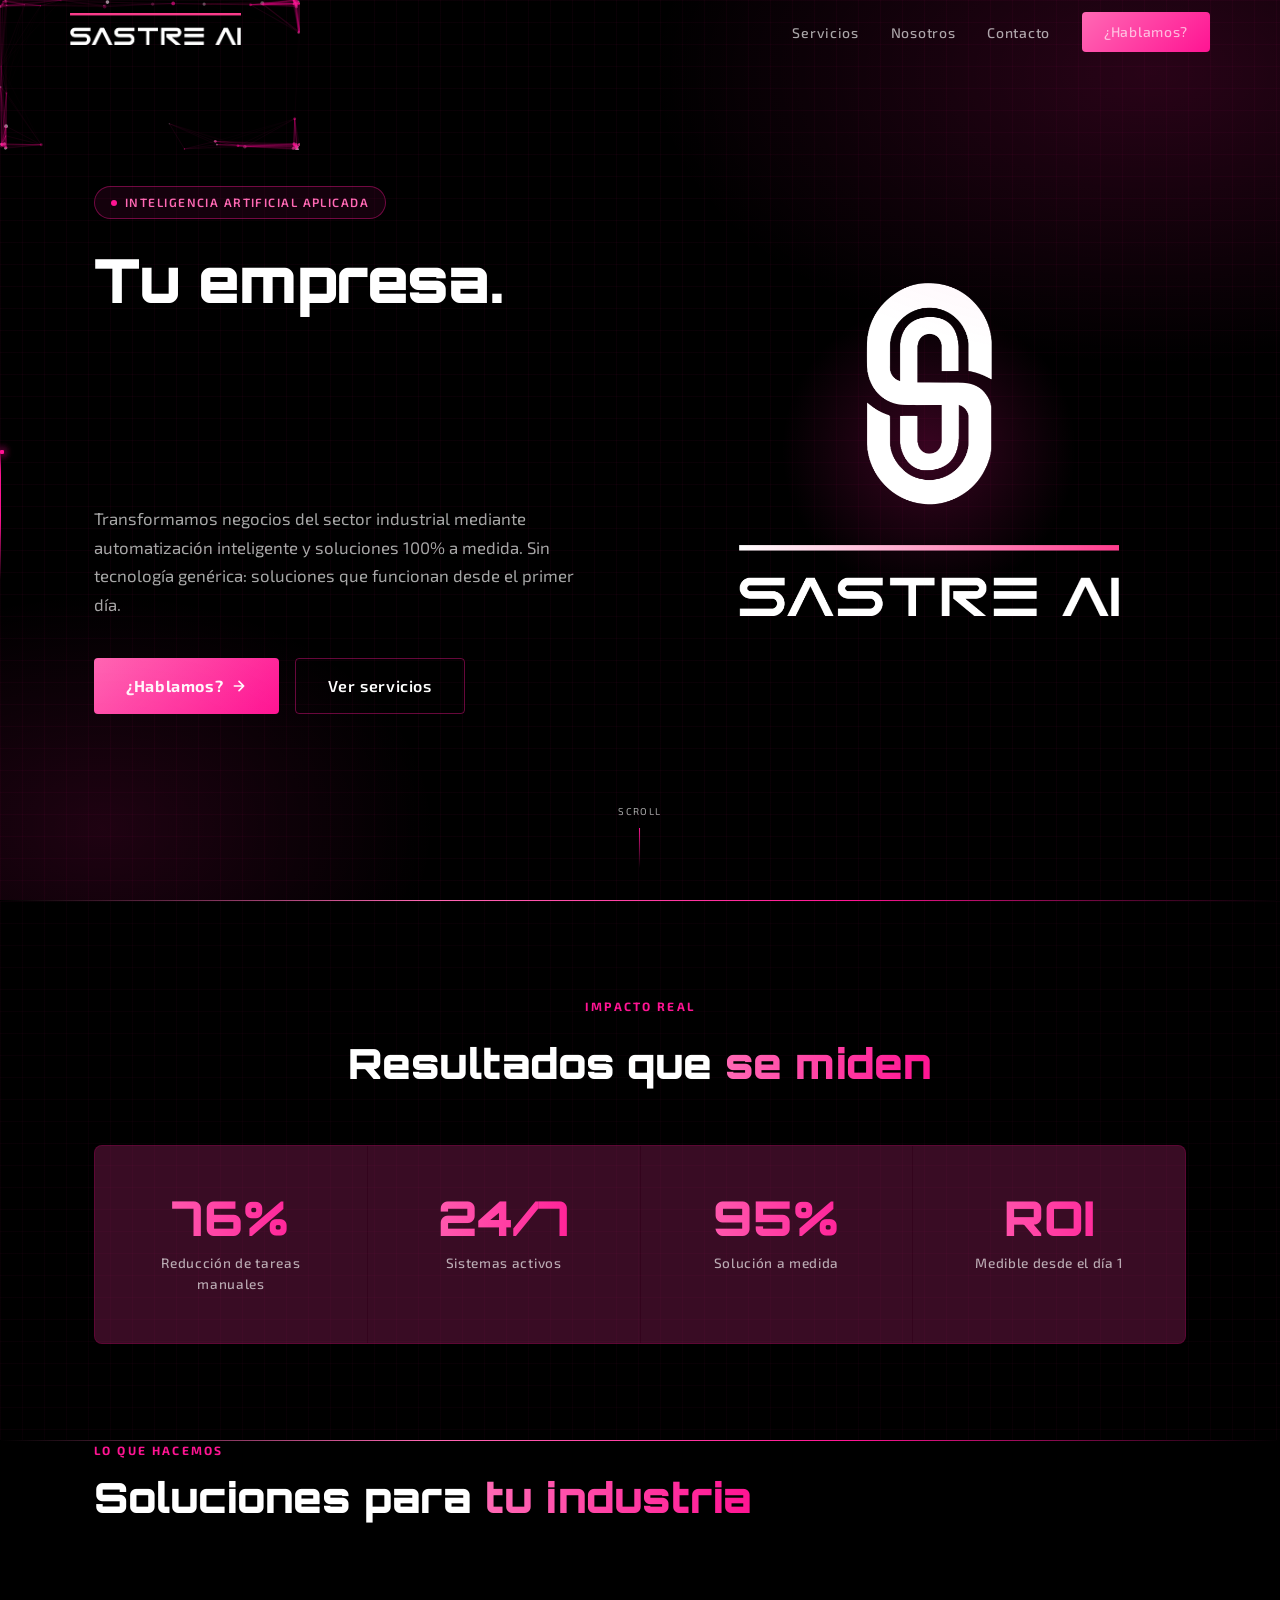
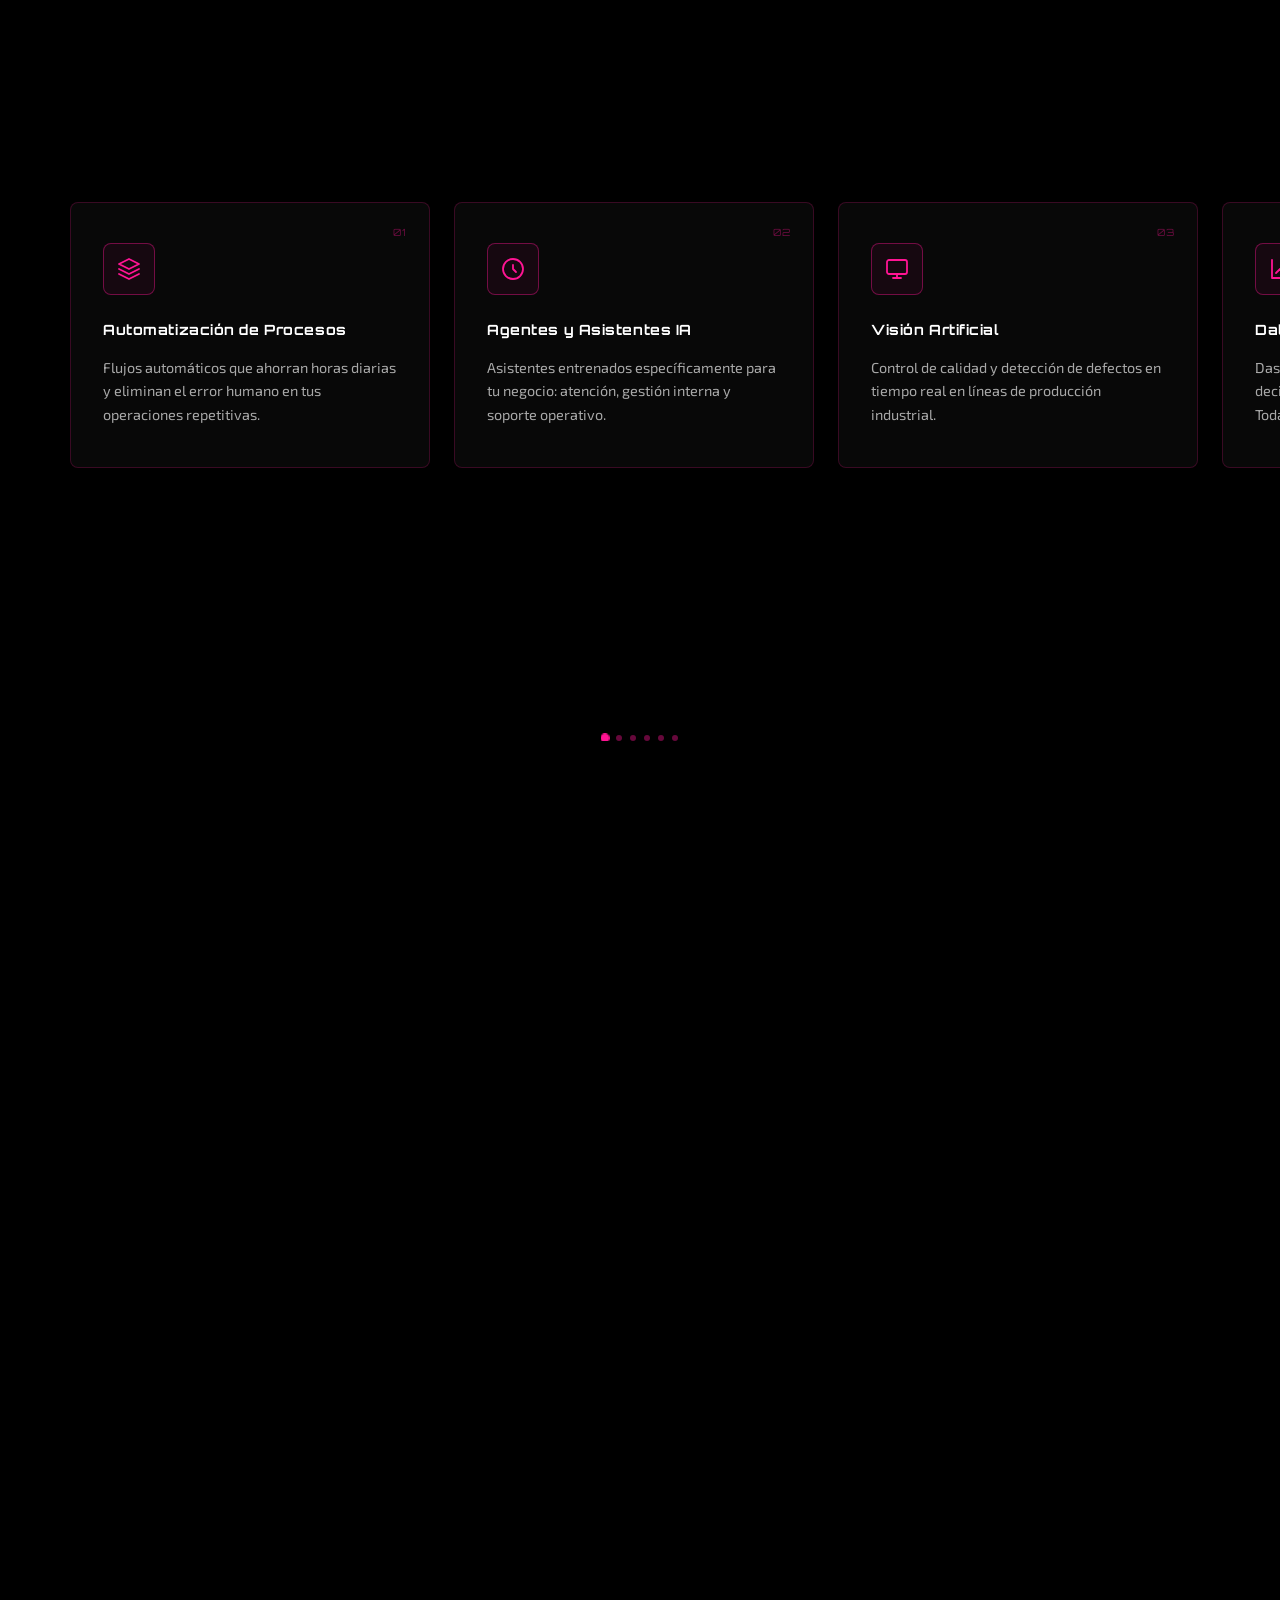
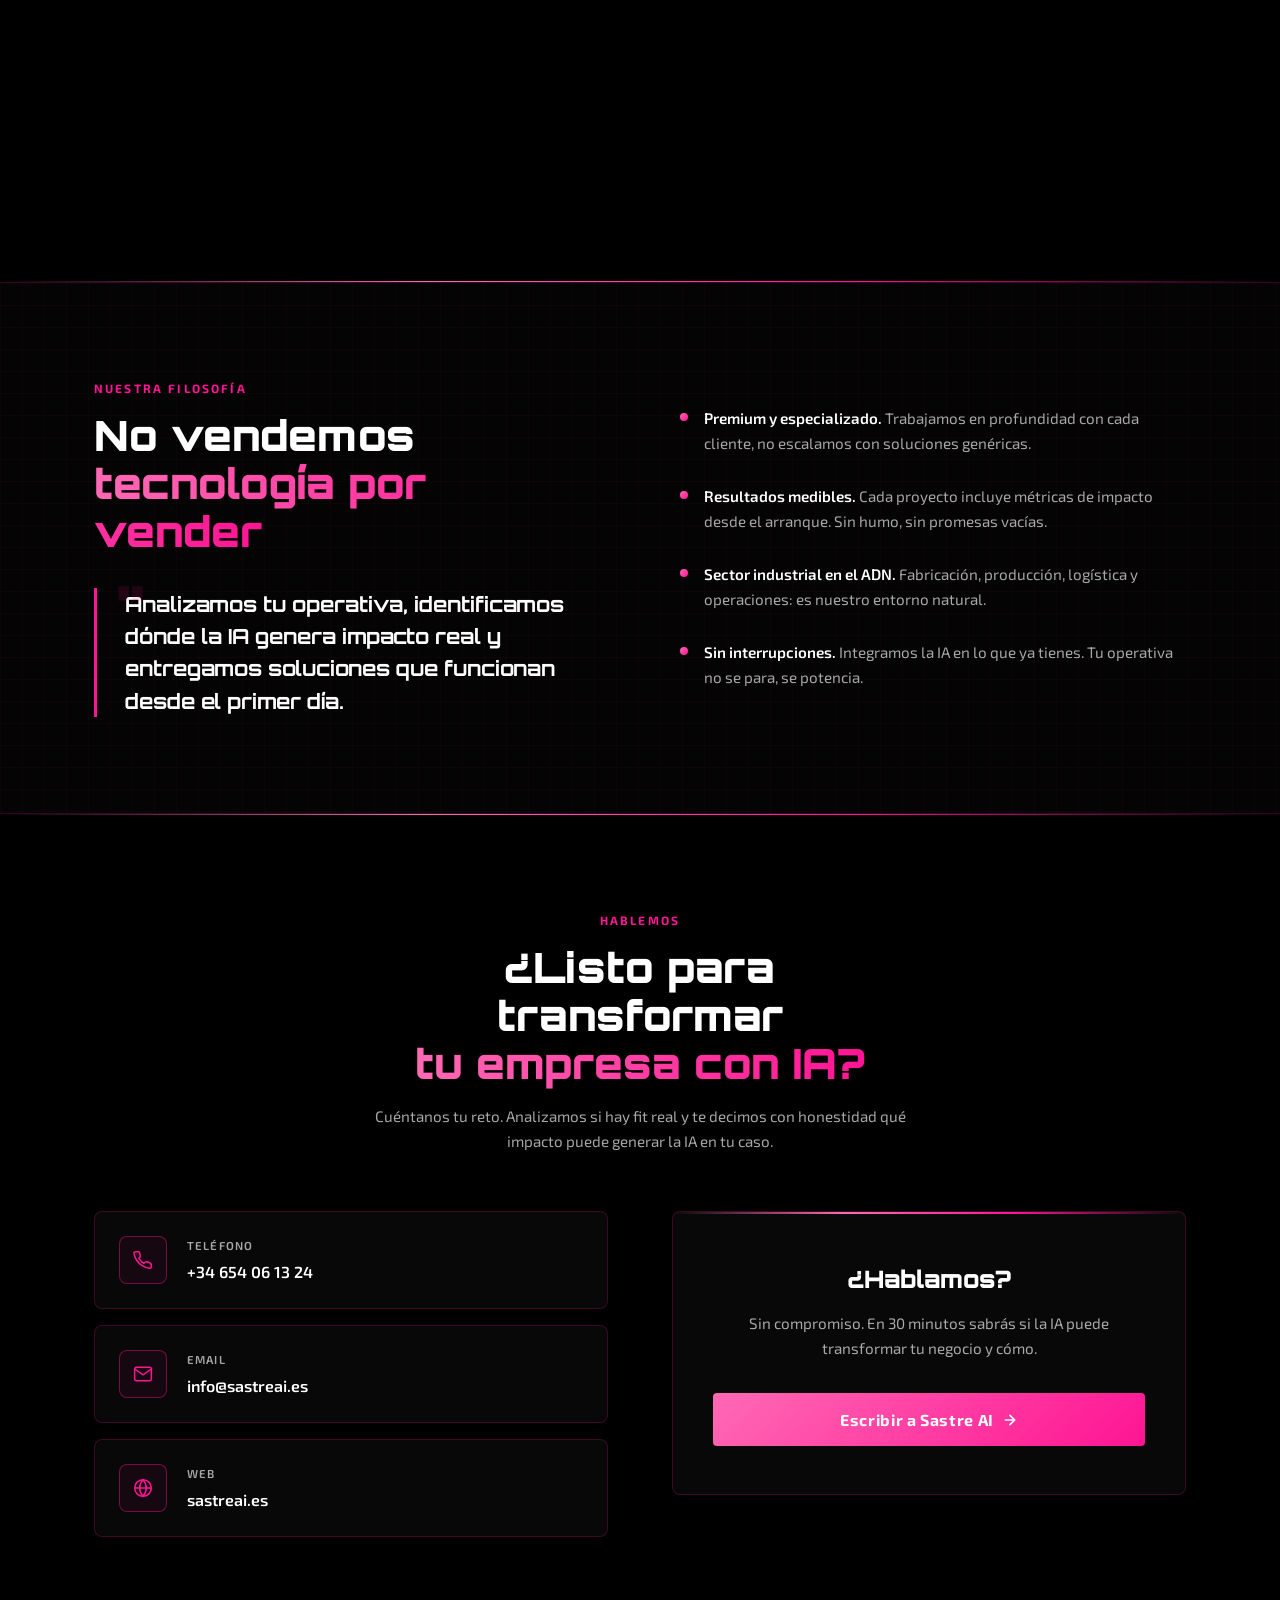
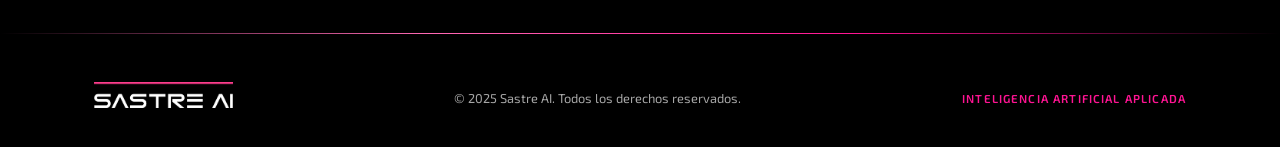
<file: experimental.html>
<!DOCTYPE html>
<html lang="es">
<head>
  <meta charset="UTF-8" />
  <meta name="viewport" content="width=device-width, initial-scale=1.0" />
  <title>Sastre AI — Inteligencia Artificial Aplicada</title>
  <!-- Google Analytics -->
  <script async src="https://www.googletagmanager.com/gtag/js?id=G-S1ZVHJBTGQ"></script>
  <script>
    window.dataLayer = window.dataLayer || [];
    function gtag(){dataLayer.push(arguments);}
    gtag('js', new Date());
    gtag('config', 'G-S1ZVHJBTGQ');
  </script>
  <meta name="description" content="Transformamos negocios del sector industrial mediante automatización inteligente y soluciones 100% a medida." />
  <link rel="preconnect" href="https://fonts.googleapis.com" />
  <link rel="preconnect" href="https://fonts.gstatic.com" crossorigin />
  <link href="https://fonts.googleapis.com/css2?family=Orbitron:wght@700;900&family=Exo+2:wght@400;500;600;700&display=swap" rel="stylesheet" />
  <style>
    *,*::before,*::after{box-sizing:border-box;margin:0;padding:0}
    :root{
      --black:#000;--pink:#ff1493;--pink-light:#ff69b4;--white:#fff;
      --dim:rgba(255,255,255,.65);--card:rgba(255,255,255,.03);
      --card-h:rgba(255,255,255,.06);--border:rgba(255,20,147,.2);
      --border-s:rgba(255,20,147,.4);--glow:rgba(255,20,147,.1);
      --fh:'Orbitron',sans-serif;--fb:'Exo 2',sans-serif;
    }
    html{scroll-behavior:auto}
    body{
      background:var(--black);color:var(--white);
      font-family:var(--fb);font-size:16px;line-height:1.6;
      overflow-x:hidden;cursor:none;
    }

    /* ── Skip link ── */
    .skip{position:absolute;top:-100px;left:16px;padding:8px 16px;background:var(--pink);
      color:#fff;font-weight:700;border-radius:4px;text-decoration:none;z-index:9999;transition:top .2s}
    .skip:focus{top:8px}

    /* ── Cursor ── */
    #cDot,#cRing{position:fixed;border-radius:50%;pointer-events:none;z-index:9000;transform:translate(-50%,-50%)}
    #cDot{width:6px;height:6px;background:var(--pink);transition:width .2s,height .2s}
    #cRing{width:36px;height:36px;border:1.5px solid rgba(255,20,147,.55);
      transition:width .3s,height .3s,border-color .3s,background .3s}
    body.ch #cDot{width:10px;height:10px}
    body.ch #cRing{width:64px;height:64px;border-color:rgba(255,20,147,.3);background:rgba(255,20,147,.04)}
    body.ca #cRing{transform:translate(-50%,-50%) scale(.88)}
    @media(hover:none){#cDot,#cRing{display:none}body{cursor:auto}}

    /* ── Progress bar ── */
    #prog{position:fixed;top:0;left:0;height:2px;width:0;z-index:8999;
      background:linear-gradient(90deg,var(--pink-light),var(--pink))}

    /* ── Navbar ── */
    nav{position:fixed;top:0;left:0;right:0;z-index:500;padding:0 24px;transition:background .3s,border-color .3s}
    nav.s{background:rgba(0,0,0,.85);backdrop-filter:blur(16px);-webkit-backdrop-filter:blur(16px);border-bottom:1px solid var(--border)}
    .ni{max-width:1140px;margin:0 auto;display:flex;align-items:center;justify-content:space-between;height:64px}
    .nl{display:flex;align-items:center;gap:32px;list-style:none}
    .nl a{color:var(--dim);text-decoration:none;font-size:.875rem;font-weight:500;letter-spacing:.05em;transition:color .2s}
    .nl a:hover{color:var(--pink-light)}
    .hbg{display:none;background:none;border:1px solid var(--border);border-radius:4px;padding:8px;cursor:none;color:#fff}
    .mm{display:none;flex-direction:column;background:rgba(0,0,0,.96);border-top:1px solid var(--border);padding:16px 24px 24px}
    .mm.open{display:flex}
    .mm a{color:var(--dim);text-decoration:none;font-size:1rem;font-weight:500;padding:14px 0;border-bottom:1px solid var(--border)}
    @media(max-width:768px){.nl{display:none}.hbg{display:flex;align-items:center;justify-content:center}}

    /* ── Buttons ── */
    .bp{display:inline-flex;align-items:center;gap:8px;padding:14px 32px;
      background:linear-gradient(135deg,var(--pink-light),var(--pink));color:#fff;
      font-family:var(--fb);font-size:1rem;font-weight:700;text-decoration:none;
      border-radius:4px;border:none;cursor:none;letter-spacing:.04em;position:relative;overflow:hidden;
      transition:box-shadow .3s}
    .bp::after{content:'';position:absolute;inset:0;background:rgba(255,255,255,0);transition:background .2s}
    .bp:hover::after{background:rgba(255,255,255,.08)}
    .bp:hover{box-shadow:0 8px 32px rgba(255,20,147,.5)}
    .bg{display:inline-flex;align-items:center;gap:8px;padding:14px 32px;background:transparent;
      color:#fff;font-family:var(--fb);font-size:1rem;font-weight:600;text-decoration:none;
      border:1px solid var(--border-s);border-radius:4px;cursor:none;letter-spacing:.04em;
      transition:background .2s,border-color .2s}
    .bg:hover{background:var(--card-h);border-color:var(--pink)}

    /* ── Helpers ── */
    .ct{max-width:1140px;margin:0 auto;padding:0 24px;position:relative;z-index:1}
    .gt{background:linear-gradient(90deg,var(--pink-light),var(--pink));
      -webkit-background-clip:text;-webkit-text-fill-color:transparent;background-clip:text}
    .sep{height:1px;background:linear-gradient(90deg,transparent,var(--pink-light),var(--pink),transparent);border:none}
    .ey{font-size:.75rem;font-weight:700;letter-spacing:.18em;text-transform:uppercase;color:var(--pink);margin-bottom:14px}

    /* ════════════════════════════════════════════════
       HERO
    ════════════════════════════════════════════════ */
    .hero{position:relative;height:100vh;display:flex;align-items:center;overflow:hidden}
    #cv{position:absolute;inset:0;z-index:0}
    .hero::before{content:'';position:absolute;inset:0;z-index:1;pointer-events:none;
      background-image:linear-gradient(rgba(255,20,147,.04) 1px,transparent 1px),
        linear-gradient(90deg,rgba(255,20,147,.04) 1px,transparent 1px);
      background-size:22px 22px}
    .hero::after{content:'';position:absolute;inset:0;z-index:1;pointer-events:none;
      background:radial-gradient(ellipse 60% 50% at 90% 8%,rgba(255,20,147,.16) 0%,transparent 65%),
        radial-gradient(ellipse 40% 40% at 8% 92%,rgba(255,20,147,.12) 0%,transparent 65%)}
    .hi{position:relative;z-index:2;display:grid;grid-template-columns:1fr 1fr;gap:64px;align-items:center;width:100%}

    .hbadge{display:inline-flex;align-items:center;gap:8px;padding:6px 16px;
      border:1px solid var(--border-s);border-radius:100px;background:rgba(255,20,147,.08);
      font-size:.75rem;font-weight:600;letter-spacing:.12em;text-transform:uppercase;
      color:var(--pink-light);margin-bottom:28px;
      opacity:0;animation:fsu .6s ease forwards .3s}
    .hbadge b{width:6px;height:6px;border-radius:50%;background:var(--pink);animation:pulse 1.5s ease infinite}

    #ht{font-family:var(--fh);font-size:clamp(2.4rem,5vw,3.8rem);font-weight:900;
      line-height:1.1;letter-spacing:-.02em;margin-bottom:12px;min-height:2.2em}
    .ch-span{display:inline-block;opacity:0;transform:translateY(110%);animation:cr .5s cubic-bezier(.2,.8,.2,1) forwards}

    #hs{font-family:var(--fh);font-size:clamp(.75rem,1.4vw,.9rem);font-weight:700;
      letter-spacing:.18em;text-transform:uppercase;color:var(--dim);margin-bottom:24px;min-height:1.4em}

    .hdesc{font-size:1.05rem;color:var(--dim);max-width:480px;margin-bottom:40px;line-height:1.7;
      opacity:0;animation:fsu .6s ease forwards 1.2s}
    .hact{display:flex;gap:16px;flex-wrap:wrap;opacity:0;animation:fsu .6s ease forwards 1.5s}

    .hscroll{position:absolute;bottom:32px;left:50%;transform:translateX(-50%);
      display:flex;flex-direction:column;align-items:center;gap:8px;z-index:2;
      opacity:0;animation:fi .6s ease forwards 2s}
    .hscroll span{font-size:.62rem;letter-spacing:.15em;text-transform:uppercase;color:var(--dim)}
    .hsl{width:1px;height:40px;background:linear-gradient(180deg,var(--pink),transparent);animation:sl 1.6s ease infinite}

    .hvis{position:relative;display:flex;align-items:center;justify-content:center;
      opacity:0;animation:fi .8s ease forwards .6s}
    .hglow{position:absolute;width:320px;height:320px;
      background:radial-gradient(circle,rgba(255,20,147,.22) 0%,transparent 65%);
      border-radius:50%;animation:breathe 4s ease infinite}
    #hlogo{width:100%;max-width:380px;height:auto;position:relative;z-index:1;will-change:transform}

    /* Floating deco */
    .fd{position:absolute;pointer-events:none;z-index:2}
    .fl{position:absolute;width:1px;background:linear-gradient(180deg,transparent,var(--pink),transparent);animation:lf 3s ease infinite}
    .fdot{position:absolute;width:4px;height:4px;border-radius:50%;background:var(--pink);box-shadow:0 0 8px var(--pink);animation:df 4s ease infinite}

    @media(max-width:900px){
      .hi{grid-template-columns:1fr;gap:40px;text-align:center}
      .hdesc{margin-left:auto;margin-right:auto}
      .hact{justify-content:center}
      #hlogo{max-width:200px}
    }

    /* ════════════════════════════════════════════════
       STATS
    ════════════════════════════════════════════════ */
    .stats{padding:96px 0;position:relative}
    .stats::before{content:'';position:absolute;inset:0;pointer-events:none;
      background-image:linear-gradient(rgba(255,20,147,.03) 1px,transparent 1px),
        linear-gradient(90deg,rgba(255,20,147,.03) 1px,transparent 1px);
      background-size:22px 22px}
    .sg{display:grid;grid-template-columns:repeat(4,1fr);gap:1px;
      background:var(--border);border:1px solid var(--border);border-radius:8px;overflow:hidden}
    .si{background:var(--card);padding:48px 32px;text-align:center;position:relative;overflow:hidden;transition:background .3s}
    .si::after{content:'';position:absolute;bottom:0;left:50%;transform:translateX(-50%);
      width:0;height:2px;background:linear-gradient(90deg,var(--pink-light),var(--pink));transition:width .4s}
    .si:hover{background:var(--card-h)}
    .si:hover::after{width:80%}
    .sv{font-family:var(--fh);font-size:clamp(2.2rem,4vw,3rem);font-weight:900;line-height:1;margin-bottom:10px}
    .sl2{font-size:.85rem;color:var(--dim);font-weight:500;letter-spacing:.05em}
    @media(max-width:640px){.sg{grid-template-columns:1fr 1fr}}
    @media(max-width:380px){.sg{grid-template-columns:1fr}}

    /* ════════════════════════════════════════════════
       SERVICES — horizontal sticky scroll
    ════════════════════════════════════════════════ */
    #sw{position:relative} /* height set by JS */
    .ss{position:sticky;top:0;height:100vh;display:flex;flex-direction:column;justify-content:center;overflow:hidden}
    .sh{padding:0 24px;max-width:1140px;margin:0 auto;width:100%;margin-bottom:40px;flex-shrink:0}
    .sh h2{font-family:var(--fh);font-size:clamp(1.8rem,3.5vw,2.6rem);font-weight:900;line-height:1.15}
    .stc{overflow:hidden;width:100%;flex:1;display:flex;align-items:center}
    #st{display:flex;gap:24px;will-change:transform;
      padding-left:max(24px,calc((100vw - 1140px)/2));
      padding-right:max(24px,calc((100vw - 1140px)/2))}
    .sc{flex-shrink:0;width:360px;background:var(--card);border:1px solid var(--border);
      border-radius:8px;padding:40px 32px;position:relative;overflow:hidden;
      transition:background .3s,border-color .3s,transform .3s}
    .sc::before{content:'';position:absolute;left:0;top:0;bottom:0;width:3px;
      background:linear-gradient(180deg,var(--pink-light),var(--pink));
      transform:scaleY(0);transform-origin:bottom;transition:transform .4s}
    .sc:hover{background:var(--card-h);border-color:var(--border-s);transform:translateY(-4px)}
    .sc:hover::before{transform:scaleY(1)}
    .sc-n{position:absolute;top:22px;right:22px;font-family:var(--fh);font-size:.62rem;color:var(--border-s);letter-spacing:.1em}
    .sc-i{width:52px;height:52px;display:flex;align-items:center;justify-content:center;
      border:1px solid var(--border-s);border-radius:8px;background:rgba(255,20,147,.06);
      margin-bottom:24px;transition:background .3s,border-color .3s}
    .sc:hover .sc-i{background:rgba(255,20,147,.12);border-color:var(--pink)}
    .sc-i svg{width:24px;height:24px;color:var(--pink)}
    .sc h3{font-family:var(--fh);font-size:.88rem;font-weight:700;letter-spacing:.04em;margin-bottom:14px}
    .sc p{font-size:.9rem;color:var(--dim);line-height:1.65}
    .sp{display:flex;justify-content:center;gap:8px;margin-top:28px;flex-shrink:0}
    .spd{width:6px;height:6px;border-radius:50%;background:var(--border-s);transition:background .3s,transform .3s}
    .spd.a{background:var(--pink);transform:scale(1.5)}
    @media(max-width:768px){
      #sw{height:auto!important}
      .ss{position:relative;height:auto;padding:80px 0}
      .stc{overflow:visible}
      #st{flex-wrap:wrap;padding:0 24px;transform:none!important;gap:16px}
      .sc{width:100%}
      .sp{display:none}
    }

    /* ════════════════════════════════════════════════
       PHILOSOPHY
    ════════════════════════════════════════════════ */
    .phil{padding:96px 0;background:rgba(255,255,255,.015);
      border-top:1px solid var(--border);border-bottom:1px solid var(--border);position:relative}
    .phil::before{content:'';position:absolute;inset:0;pointer-events:none;
      background-image:linear-gradient(rgba(255,20,147,.03) 1px,transparent 1px),
        linear-gradient(90deg,rgba(255,20,147,.03) 1px,transparent 1px);
      background-size:22px 22px}
    .pin{display:grid;grid-template-columns:1fr 1fr;gap:80px;align-items:center}
    .pq{font-family:var(--fh);font-size:clamp(1.05rem,2vw,1.3rem);font-weight:700;line-height:1.55;
      padding-left:28px;border-left:3px solid var(--pink);position:relative}
    .pq::before{content:'"';position:absolute;top:-16px;left:18px;
      font-size:5rem;font-family:var(--fh);color:rgba(255,20,147,.12);line-height:1}
    .pp{list-style:none;display:flex;flex-direction:column;gap:28px}
    .ppi{display:flex;gap:16px;align-items:flex-start}
    .ppd{width:8px;height:8px;border-radius:50%;background:linear-gradient(135deg,var(--pink-light),var(--pink));flex-shrink:0;margin-top:7px}
    .ppt{font-size:.95rem;color:var(--dim);line-height:1.65}
    .ppt strong{color:#fff;font-weight:600}
    @media(max-width:800px){.pin{grid-template-columns:1fr;gap:40px}}

    /* ════════════════════════════════════════════════
       CONTACT
    ════════════════════════════════════════════════ */
    .cont{padding:96px 0}
    .cg{display:grid;grid-template-columns:1fr 1fr;gap:64px;align-items:start}
    .ci-w{display:flex;flex-direction:column;gap:16px}
    .ci{display:flex;align-items:center;gap:20px;padding:24px;background:var(--card);
      border:1px solid var(--border);border-radius:8px;transition:background .3s,border-color .3s,transform .3s}
    .ci:hover{background:var(--card-h);border-color:var(--border-s);transform:translateX(4px)}
    .cico{width:48px;height:48px;flex-shrink:0;display:flex;align-items:center;justify-content:center;
      border:1px solid var(--border-s);border-radius:8px;background:rgba(255,20,147,.06)}
    .cico svg{width:20px;height:20px;color:var(--pink)}
    .cl{font-size:.72rem;color:var(--dim);font-weight:600;letter-spacing:.1em;text-transform:uppercase;margin-bottom:4px}
    .cv2{font-size:1rem;color:#fff;font-weight:600;text-decoration:none;transition:color .2s}
    .cv2:hover{color:var(--pink-light)}
    .cbox{background:var(--card);border:1px solid var(--border);border-radius:8px;
      padding:48px 40px;text-align:center;position:relative;overflow:hidden}
    .cbox::before{content:'';position:absolute;top:0;left:0;right:0;height:2px;
      background:linear-gradient(90deg,transparent,var(--pink-light),var(--pink),transparent)}
    .cbox h3{font-family:var(--fh);font-size:1.5rem;font-weight:900;margin-bottom:12px}
    .cbox p{color:var(--dim);font-size:.95rem;margin-bottom:32px;line-height:1.65}
    @media(max-width:800px){.cg{grid-template-columns:1fr;gap:40px}}

    /* ════════════════════════════════════════════════
       FOOTER
    ════════════════════════════════════════════════ */
    footer{padding:48px 0 32px}
    .fi2{display:flex;align-items:center;justify-content:space-between;gap:24px;flex-wrap:wrap}
    .fc{font-size:.8rem;color:var(--dim)}
    .ft{font-size:.72rem;color:var(--pink);font-weight:600;letter-spacing:.1em;text-transform:uppercase}

    /* ════════════════════════════════════════════════
       ANIMATIONS & REVEALS
    ════════════════════════════════════════════════ */
    @keyframes fsu{from{opacity:0;transform:translateY(20px)}to{opacity:1;transform:none}}
    @keyframes fi{from{opacity:0}to{opacity:1}}
    @keyframes cr{from{opacity:0;transform:translateY(110%)}to{opacity:1;transform:none}}
    @keyframes pulse{0%,100%{opacity:1;transform:scale(1)}50%{opacity:.5;transform:scale(.75)}}
    @keyframes breathe{0%,100%{transform:scale(1);opacity:.8}50%{transform:scale(1.2);opacity:.4}}
    @keyframes sl{0%{opacity:0;transform:scaleY(0);transform-origin:top}
      50%{opacity:1;transform:scaleY(1);transform-origin:top}
      100%{opacity:0;transform:scaleY(1);transform-origin:bottom}}
    @keyframes lf{0%,100%{opacity:.3;transform:translateY(0)}50%{opacity:.8;transform:translateY(-10px)}}
    @keyframes df{0%,100%{transform:translate(0,0);opacity:.5}50%{transform:translate(4px,-8px);opacity:1}}

    .rv{opacity:0;transform:translateY(30px);transition:opacity .7s ease,transform .7s ease}
    .rv.fl2{transform:translateX(-30px)}
    .rv.fr{transform:translateX(30px)}
    .rv.vis{opacity:1;transform:none}
    .stg>*{opacity:0;transform:translateY(20px);transition:opacity .5s ease,transform .5s ease}
    .stg.vis>*:nth-child(1){opacity:1;transform:none;transition-delay:0s}
    .stg.vis>*:nth-child(2){opacity:1;transform:none;transition-delay:.1s}
    .stg.vis>*:nth-child(3){opacity:1;transform:none;transition-delay:.2s}
    .stg.vis>*:nth-child(4){opacity:1;transform:none;transition-delay:.3s}

    /* Glitch */
    .glitch{position:relative}
    .glitch::before,.glitch::after{content:attr(data-text);position:absolute;top:0;left:0;width:100%;
      background:transparent;-webkit-background-clip:text;background-clip:text;opacity:0}
    .glitch::before{color:#ff69b4;animation:gb 9s infinite}
    .glitch::after{color:#0ff;animation:ga 9s infinite}
    @keyframes gb{0%,88%,100%{opacity:0}89%{opacity:1;transform:translate(-3px,1px) skewX(-2deg);clip-path:polygon(0 20%,100% 20%,100% 40%,0 40%)}90%{opacity:1;transform:translate(3px,-1px);clip-path:polygon(0 60%,100% 60%,100% 80%,0 80%)}91%{opacity:0}}
    @keyframes ga{0%,88%,100%{opacity:0}89%{opacity:1;transform:translate(3px,-1px);clip-path:polygon(0 50%,100% 50%,100% 70%,0 70%)}90%{opacity:1;transform:translate(-2px,2px);clip-path:polygon(0 10%,100% 10%,100% 30%,0 30%)}91%{opacity:0}}

    @media(prefers-reduced-motion:reduce){
      .rv,.stg>*,.hbadge,.hdesc,.hact,.hvis{opacity:1;transform:none;animation:none;transition:none}
      .ch-span{opacity:1;transform:none;animation:none}
      #cDot,#cRing{display:none}body{cursor:auto}
    }
  </style>
</head>
<body>
  <a class="skip" href="#main">Saltar al contenido</a>
  <div id="cDot" aria-hidden="true"></div>
  <div id="cRing" aria-hidden="true"></div>
  <div id="prog" aria-hidden="true"></div>

  <!-- ── Navbar ── -->
  <header>
    <nav id="nav" aria-label="Navegación principal">
      <div class="ni">
        <a href="#" aria-label="Sastre AI">
          <img src="Logos/secundario transparente rosa.png" alt="Sastre AI" style="height:32px;width:auto" />
        </a>
        <ul class="nl" role="list">
          <li><a href="#servicios">Servicios</a></li>
          <li><a href="#filosofia">Nosotros</a></li>
          <li><a href="#contacto">Contacto</a></li>
          <li><a href="#contacto" class="bp" style="padding:9px 22px;font-size:.875rem;">¿Hablamos?</a></li>
        </ul>
        <button class="hbg" id="hbtn" aria-label="Abrir menú" aria-expanded="false">
          <svg width="20" height="20" viewBox="0 0 20 20" fill="currentColor" aria-hidden="true">
            <rect y="3" width="20" height="2" rx="1"/><rect y="9" width="20" height="2" rx="1"/><rect y="15" width="20" height="2" rx="1"/>
          </svg>
        </button>
      </div>
      <div class="mm" id="mm">
        <a href="#servicios">Servicios</a><a href="#filosofia">Nosotros</a><a href="#contacto">Contacto</a>
      </div>
    </nav>
  </header>

  <main id="main">

    <!-- ── HERO ── -->
    <section class="hero" aria-label="Hero">
      <canvas id="cv" aria-hidden="true"></canvas>
      <!-- Floating deco -->
      <div class="fd" aria-hidden="true">
        <div class="fl" style="left:7%;top:18%;height:90px;animation-delay:0s"></div>
        <div class="fl" style="left:93%;top:33%;height:130px;animation-delay:.8s"></div>
        <div class="fl" style="left:52%;top:78%;height:55px;animation-delay:1.5s"></div>
        <div class="fdot" style="left:14%;top:28%;animation-delay:.3s"></div>
        <div class="fdot" style="left:84%;top:62%;animation-delay:1.1s"></div>
        <div class="fdot" style="left:38%;top:82%;animation-delay:.7s"></div>
      </div>
      <div class="ct">
        <div class="hi">
          <div>
            <div class="hbadge" aria-label="Inteligencia Artificial Aplicada">
              <b aria-hidden="true"></b>Inteligencia Artificial Aplicada
            </div>
            <h1 id="ht" aria-label="Tu empresa. Potenciada por IA."></h1>
            <p id="hs" aria-label="Automatización · Innovación · Resultados"></p>
            <p class="hdesc">Transformamos negocios del sector industrial mediante automatización inteligente y soluciones 100% a medida. Sin tecnología genérica: soluciones que funcionan desde el primer día.</p>
            <div class="hact">
              <a href="#contacto" class="bp mag">¿Hablamos?
                <svg width="16" height="16" viewBox="0 0 24 24" fill="none" stroke="currentColor" stroke-width="2.5" stroke-linecap="round" stroke-linejoin="round" aria-hidden="true"><path d="M5 12h14M12 5l7 7-7 7"/></svg>
              </a>
              <a href="#servicios" class="bg mag">Ver servicios</a>
            </div>
          </div>
          <div class="hvis" aria-hidden="true">
            <div class="hglow"></div>
            <img id="hlogo" src="Logos/principal transparente degradado.png" alt="" role="presentation" />
          </div>
        </div>
      </div>
      <div class="hscroll" aria-hidden="true"><span>Scroll</span><div class="hsl"></div></div>
    </section>

    <hr class="sep" />

    <!-- ── STATS ── -->
    <section class="stats" aria-label="Métricas">
      <div class="ct">
        <div class="rv" style="text-align:center;margin-bottom:48px">
          <p class="ey">Impacto real</p>
          <h2 style="font-family:var(--fh);font-size:clamp(1.8rem,3.5vw,2.6rem);font-weight:900">
            Resultados que <span class="gt">se miden</span>
          </h2>
        </div>
        <div class="sg stg">
          <div class="si"><div class="sv gt" data-count="80" data-suffix="%">0%</div><div class="sl2">Reducción de tareas manuales</div></div>
          <div class="si"><div class="sv gt">24/7</div><div class="sl2">Sistemas activos</div></div>
          <div class="si"><div class="sv gt" data-count="100" data-suffix="%">0%</div><div class="sl2">Solución a medida</div></div>
          <div class="si"><div class="sv gt">ROI</div><div class="sl2">Medible desde el día 1</div></div>
        </div>
      </div>
    </section>

    <hr class="sep" />

    <!-- ── SERVICES (horizontal sticky) ── -->
    <div id="sw">
      <div class="ss" id="servicios">
        <div class="sh rv">
          <p class="ey">Lo que hacemos</p>
          <h2>Soluciones para <span class="gt">tu industria</span></h2>
        </div>
        <div class="stc"><div id="st">

          <article class="sc"><span class="sc-n">01</span>
            <div class="sc-i" aria-hidden="true"><svg viewBox="0 0 24 24" fill="none" stroke="currentColor" stroke-width="1.8" stroke-linecap="round" stroke-linejoin="round"><path d="M12 2L2 7l10 5 10-5-10-5z"/><path d="M2 17l10 5 10-5"/><path d="M2 12l10 5 10-5"/></svg></div>
            <h3>Automatización de Procesos</h3>
            <p>Flujos automáticos que ahorran horas diarias y eliminan el error humano en tus operaciones repetitivas.</p>
          </article>

          <article class="sc"><span class="sc-n">02</span>
            <div class="sc-i" aria-hidden="true"><svg viewBox="0 0 24 24" fill="none" stroke="currentColor" stroke-width="1.8" stroke-linecap="round" stroke-linejoin="round"><circle cx="12" cy="12" r="10"/><path d="M12 8v4l3 3"/></svg></div>
            <h3>Agentes y Asistentes IA</h3>
            <p>Asistentes entrenados específicamente para tu negocio: atención, gestión interna y soporte operativo.</p>
          </article>

          <article class="sc"><span class="sc-n">03</span>
            <div class="sc-i" aria-hidden="true"><svg viewBox="0 0 24 24" fill="none" stroke="currentColor" stroke-width="1.8" stroke-linecap="round" stroke-linejoin="round"><rect x="2" y="3" width="20" height="14" rx="2"/><path d="M8 21h8M12 17v4"/></svg></div>
            <h3>Visión Artificial</h3>
            <p>Control de calidad y detección de defectos en tiempo real en líneas de producción industrial.</p>
          </article>

          <article class="sc"><span class="sc-n">04</span>
            <div class="sc-i" aria-hidden="true"><svg viewBox="0 0 24 24" fill="none" stroke="currentColor" stroke-width="1.8" stroke-linecap="round" stroke-linejoin="round"><path d="M3 3v18h18"/><path d="M7 16l4-4 4 4 4-4"/></svg></div>
            <h3>Datos e Informes en Tiempo Real</h3>
            <p>Dashboards automáticos para tomar decisiones basadas en datos, no en intuición. Toda tu operativa visible al instante.</p>
          </article>

          <article class="sc"><span class="sc-n">05</span>
            <div class="sc-i" aria-hidden="true"><svg viewBox="0 0 24 24" fill="none" stroke="currentColor" stroke-width="1.8" stroke-linecap="round" stroke-linejoin="round"><rect x="5" y="2" width="14" height="20" rx="2"/><path d="M12 18h.01"/></svg></div>
            <h3>Software y Apps a Medida</h3>
            <p>Aplicaciones con IA integrada construidas exactamente para lo que tu empresa necesita, sin funcionalidades innecesarias.</p>
          </article>

          <article class="sc"><span class="sc-n">06</span>
            <div class="sc-i" aria-hidden="true"><svg viewBox="0 0 24 24" fill="none" stroke="currentColor" stroke-width="1.8" stroke-linecap="round" stroke-linejoin="round"><circle cx="8" cy="12" r="3"/><circle cx="16" cy="6" r="3"/><circle cx="16" cy="18" r="3"/><path d="M11 10.5l2-1.5M11 13.5l2 1.5"/></svg></div>
            <h3>Integración de Sistemas</h3>
            <p>Conexión de tu ERP, CRM y maquinaria existente con IA sin interrumpir la operativa ni reemplazar lo que ya funciona.</p>
          </article>

        </div></div>
        <div class="sp" aria-hidden="true">
          <div class="spd a"></div><div class="spd"></div><div class="spd"></div>
          <div class="spd"></div><div class="spd"></div><div class="spd"></div>
        </div>
      </div>
    </div>

    <hr class="sep" />

    <!-- ── PHILOSOPHY ── -->
    <section class="phil" id="filosofia" aria-label="Filosofía">
      <div class="ct">
        <div class="pin">
          <div class="rv fl2">
            <p class="ey">Nuestra filosofía</p>
            <h2 style="font-family:var(--fh);font-size:clamp(1.8rem,3.5vw,2.6rem);font-weight:900;line-height:1.15;margin-bottom:32px">
              No vendemos<br /><span class="gt">tecnología por vender</span>
            </h2>
            <blockquote class="pq">Analizamos tu operativa, identificamos dónde la IA genera impacto real y entregamos soluciones que funcionan desde el primer día.</blockquote>
          </div>
          <ul class="pp rv fr" aria-label="Valores">
            <li class="ppi"><div class="ppd" aria-hidden="true"></div><p class="ppt"><strong>Premium y especializado.</strong> Trabajamos en profundidad con cada cliente, no escalamos con soluciones genéricas.</p></li>
            <li class="ppi"><div class="ppd" aria-hidden="true"></div><p class="ppt"><strong>Resultados medibles.</strong> Cada proyecto incluye métricas de impacto desde el arranque. Sin humo, sin promesas vacías.</p></li>
            <li class="ppi"><div class="ppd" aria-hidden="true"></div><p class="ppt"><strong>Sector industrial en el ADN.</strong> Fabricación, producción, logística y operaciones: es nuestro entorno natural.</p></li>
            <li class="ppi"><div class="ppd" aria-hidden="true"></div><p class="ppt"><strong>Sin interrupciones.</strong> Integramos la IA en lo que ya tienes. Tu operativa no se para, se potencia.</p></li>
          </ul>
        </div>
      </div>
    </section>

    <hr class="sep" />

    <!-- ── CONTACT ── -->
    <section class="cont" id="contacto" aria-label="Contacto">
      <div class="ct">
        <div class="rv" style="text-align:center;margin-bottom:56px;max-width:540px;margin-left:auto;margin-right:auto">
          <p class="ey">Hablemos</p>
          <h2 style="font-family:var(--fh);font-size:clamp(1.8rem,3.5vw,2.6rem);font-weight:900;line-height:1.15;margin-bottom:16px">
            ¿Listo para transformar<br /><span class="gt">tu empresa con IA?</span>
          </h2>
          <p style="color:var(--dim);font-size:.95rem;line-height:1.7">Cuéntanos tu reto. Analizamos si hay fit real y te decimos con honestidad qué impacto puede generar la IA en tu caso.</p>
        </div>
        <div class="cg">
          <div class="ci-w rv fl2">
            <div class="ci">
              <div class="cico" aria-hidden="true"><svg viewBox="0 0 24 24" fill="none" stroke="currentColor" stroke-width="1.8" stroke-linecap="round" stroke-linejoin="round"><path d="M22 16.92v3a2 2 0 0 1-2.18 2 19.79 19.79 0 0 1-8.63-3.07A19.5 19.5 0 0 1 4.15 12a19.79 19.79 0 0 1-3.07-8.67A2 2 0 0 1 3.06 2h3a2 2 0 0 1 2 1.72c.127.96.361 1.903.7 2.81a2 2 0 0 1-.45 2.11L7.09 9.91a16 16 0 0 0 6 6l1.27-1.27a2 2 0 0 1 2.11-.45c.907.339 1.85.573 2.81.7A2 2 0 0 1 21 16.92z"/></svg></div>
              <div><p class="cl">Teléfono</p><a class="cv2" href="tel:+34654061324">+34 654 06 13 24</a></div>
            </div>
            <div class="ci">
              <div class="cico" aria-hidden="true"><svg viewBox="0 0 24 24" fill="none" stroke="currentColor" stroke-width="1.8" stroke-linecap="round" stroke-linejoin="round"><path d="M4 4h16c1.1 0 2 .9 2 2v12c0 1.1-.9 2-2 2H4c-1.1 0-2-.9-2-2V6c0-1.1.9-2 2-2z"/><polyline points="22,6 12,13 2,6"/></svg></div>
              <div><p class="cl">Email</p><a class="cv2" href="mailto:info@sastreai.es">info@sastreai.es</a></div>
            </div>
            <div class="ci">
              <div class="cico" aria-hidden="true"><svg viewBox="0 0 24 24" fill="none" stroke="currentColor" stroke-width="1.8" stroke-linecap="round" stroke-linejoin="round"><circle cx="12" cy="12" r="10"/><path d="M2 12h20M12 2a15.3 15.3 0 0 1 4 10 15.3 15.3 0 0 1-4 10 15.3 15.3 0 0 1-4-10 15.3 15.3 0 0 1 4-10z"/></svg></div>
              <div><p class="cl">Web</p><a class="cv2" href="https://sastreai.es" target="_blank" rel="noopener noreferrer">sastreai.es</a></div>
            </div>
          </div>
          <div class="cbox rv fr">
            <h3>¿Hablamos?</h3>
            <p>Sin compromiso. En 30 minutos sabrás si la IA puede transformar tu negocio y cómo.</p>
            <a href="mailto:info@sastreai.es" class="bp mag" style="width:100%;justify-content:center">
              Escribir a Sastre AI
              <svg width="16" height="16" viewBox="0 0 24 24" fill="none" stroke="currentColor" stroke-width="2.5" stroke-linecap="round" stroke-linejoin="round" aria-hidden="true"><path d="M5 12h14M12 5l7 7-7 7"/></svg>
            </a>
          </div>
        </div>
      </div>
    </section>

  </main>

  <hr class="sep" />
  <footer><div class="ct"><div class="fi2">
    <a href="#" aria-label="Sastre AI"><img src="Logos/secundario transparente rosa.png" alt="Sastre AI" style="height:26px;width:auto" /></a>
    <p class="fc">© 2025 Sastre AI. Todos los derechos reservados.</p>
    <p class="ft">Inteligencia Artificial Aplicada</p>
  </div></div></footer>

  <script>
  (() => {
    const RM = window.matchMedia('(prefers-reduced-motion: reduce)').matches;
    const mobile = () => window.innerWidth < 768;
    const touch  = () => !window.matchMedia('(hover: hover)').matches;

    /* ── Cursor ─────────────────────────────────────────────────── */
    if (!touch() && !RM) {
      const dot = document.getElementById('cDot');
      const ring = document.getElementById('cRing');
      let mx = -200, my = -200, rx = -200, ry = -200;

      document.addEventListener('mousemove', e => { mx = e.clientX; my = e.clientY; });
      document.addEventListener('mousedown', () => document.body.classList.add('ca'));
      document.addEventListener('mouseup',   () => document.body.classList.remove('ca'));

      document.querySelectorAll('a,button,.sc,.ci,.si').forEach(el => {
        el.addEventListener('mouseenter', () => document.body.classList.add('ch'));
        el.addEventListener('mouseleave', () => document.body.classList.remove('ch'));
      });

      (function loop() {
        dot.style.cssText = `left:${mx}px;top:${my}px`;
        rx += (mx - rx) * 0.11; ry += (my - ry) * 0.11;
        ring.style.cssText = `left:${rx}px;top:${ry}px`;
        requestAnimationFrame(loop);
      })();
    }

    /* ── Scroll progress ────────────────────────────────────────── */
    const prog = document.getElementById('prog');
    const onScroll = () => {
      const max = document.documentElement.scrollHeight - innerHeight;
      prog.style.width = (scrollY / max * 100) + '%';
    };
    addEventListener('scroll', onScroll, { passive: true });

    /* ── Navbar ─────────────────────────────────────────────────── */
    const nav = document.getElementById('nav');
    const hbtn = document.getElementById('hbtn');
    const mm   = document.getElementById('mm');
    addEventListener('scroll', () => nav.classList.toggle('s', scrollY > 80), { passive: true });
    hbtn.addEventListener('click', () => {
      const o = mm.classList.toggle('open');
      hbtn.setAttribute('aria-expanded', String(o));
    });
    mm.querySelectorAll('a').forEach(a => a.addEventListener('click', () => {
      mm.classList.remove('open'); hbtn.setAttribute('aria-expanded', 'false');
    }));

    /* ── Smooth scroll ──────────────────────────────────────────── */
    document.querySelectorAll('a[href^="#"]').forEach(a => {
      a.addEventListener('click', e => {
        const id = a.getAttribute('href');
        if (id === '#') { scrollTo({ top: 0, behavior: 'smooth' }); e.preventDefault(); return; }
        const t = document.querySelector(id);
        if (t) { e.preventDefault(); scrollTo({ top: t.getBoundingClientRect().top + scrollY - 72, behavior: 'smooth' }); }
      });
    });

    /* ── Hero title: split chars ────────────────────────────────── */
    const ht = document.getElementById('ht');
    const L1 = 'Tu empresa.', L2 = 'Potenciada por IA.';
    const makeSpans = (text, delay, wrap) => {
      text.split('').forEach((c, i) => {
        const s = document.createElement('span');
        s.className = 'ch-span';
        s.textContent = c === ' ' ? '\u00A0' : c;
        s.style.animationDelay = (delay + i * 0.04) + 's';
        wrap.appendChild(s);
      });
    };
    makeSpans(L1, 0.5, ht);
    ht.appendChild(document.createElement('br'));
    const gtWrap = document.createElement('span');
    gtWrap.className = 'gt'; gtWrap.style.display = 'inline';
    makeSpans(L2, 0.5 + L1.length * 0.04 + 0.1, gtWrap);
    ht.appendChild(gtWrap);

    /* ── Hero subtitle: typing ──────────────────────────────────── */
    const hs = document.getElementById('hs');
    const txt = 'Automatización · Innovación · Resultados';
    const startAt = (0.5 + L1.length * 0.04 + 0.1 + L2.length * 0.04 + 0.3) * 1000;
    if (!RM) {
      hs.style.opacity = '1';
      setTimeout(() => {
        let i = 0;
        const t = setInterval(() => { hs.textContent = txt.slice(0, ++i); if (i >= txt.length) clearInterval(t); }, 38);
      }, startAt);
    } else { hs.style.opacity = '1'; hs.textContent = txt; }

    /* ── Particle canvas ────────────────────────────────────────── */
    if (!RM) {
      const cv = document.getElementById('cv');
      const ctx = cv.getContext('2d');
      let W, H;
      const resize = () => { W = cv.width = cv.offsetWidth; H = cv.height = cv.offsetHeight; };
      resize(); addEventListener('resize', resize, { passive: true });

      let mx2 = -999, my2 = -999;
      document.addEventListener('mousemove', e => { mx2 = e.clientX; my2 = e.clientY; });

      const N = mobile() ? 40 : 72, CD = 108, RD = 95;
      const COLS = ['rgba(255,20,147,', 'rgba(255,105,180,', 'rgba(255,255,255,'];
      const pts = Array.from({ length: N }, () => ({
        x: Math.random() * (innerWidth),
        y: Math.random() * (innerHeight),
        vx: (Math.random() - .5) * .35,
        vy: (Math.random() - .5) * .35,
        r: Math.random() * 1.5 + .4,
        c: COLS[Math.floor(Math.random() * 3)],
        o: Math.random() * .5 + .15,
      }));

      (function draw() {
        ctx.clearRect(0, 0, W, H);
        pts.forEach(p => {
          const dx = p.x - mx2, dy = p.y - my2, d = Math.sqrt(dx*dx+dy*dy);
          if (d < RD) { const f = (RD-d)/RD; p.vx += dx/d*f*.45; p.vy += dy/d*f*.45; }
          p.vx *= .98; p.vy *= .98;
          p.x += p.vx; p.y += p.vy;
          if (p.x < 0) p.x = W; if (p.x > W) p.x = 0;
          if (p.y < 0) p.y = H; if (p.y > H) p.y = 0;
          ctx.beginPath(); ctx.arc(p.x, p.y, p.r, 0, Math.PI*2);
          ctx.fillStyle = p.c + p.o + ')'; ctx.fill();
        });
        for (let i = 0; i < N; i++) for (let j = i+1; j < N; j++) {
          const dx = pts[i].x-pts[j].x, dy = pts[i].y-pts[j].y, d = Math.sqrt(dx*dx+dy*dy);
          if (d < CD) {
            ctx.beginPath(); ctx.moveTo(pts[i].x,pts[i].y); ctx.lineTo(pts[j].x,pts[j].y);
            ctx.strokeStyle = `rgba(255,20,147,${(1-d/CD)*.22})`; ctx.lineWidth = .5; ctx.stroke();
          }
        }
        requestAnimationFrame(draw);
      })();
    }

    /* ── Mouse parallax on logo ─────────────────────────────────── */
    if (!RM && !touch()) {
      const logo = document.getElementById('hlogo');
      let lx = 0, ly = 0, tx = 0, ty = 0;
      document.addEventListener('mousemove', e => {
        tx = (e.clientX - innerWidth/2)  / innerWidth;
        ty = (e.clientY - innerHeight/2) / innerHeight;
      });
      (function loop() {
        lx += (tx-lx)*.06; ly += (ty-ly)*.06;
        if (logo) logo.style.transform = `translate(${lx*20}px,${ly*14}px)`;
        requestAnimationFrame(loop);
      })();
    }

    /* ── Magnetic buttons ────────────────────────────────────────── */
    if (!RM && !touch()) {
      document.querySelectorAll('.mag').forEach(b => {
        b.addEventListener('mousemove', e => {
          const r = b.getBoundingClientRect();
          b.style.transform = `translate(${(e.clientX-r.left-r.width/2)*.32}px,${(e.clientY-r.top-r.height/2)*.32}px)`;
        });
        b.addEventListener('mouseleave', () => { b.style.transform = ''; });
      });
    }

    /* ── Scroll reveal ──────────────────────────────────────────── */
    const ro = new IntersectionObserver(
      es => es.forEach(e => { if (e.isIntersecting) { e.target.classList.add('vis'); ro.unobserve(e.target); } }),
      { threshold: .12, rootMargin: '0px 0px -40px 0px' }
    );
    document.querySelectorAll('.rv,.stg').forEach(el => ro.observe(el));

    /* ── Counter animation ──────────────────────────────────────── */
    const co = new IntersectionObserver(
      es => es.forEach(e => {
        if (!e.isIntersecting) return;
        const el = e.target, target = +el.dataset.count, sfx = el.dataset.suffix || '';
        const start = performance.now();
        (function up(now) {
          const p = Math.min((now-start)/1800, 1), ease = 1-Math.pow(1-p,3);
          el.textContent = Math.round(ease*target) + sfx;
          if (p < 1) requestAnimationFrame(up);
        })(start);
        co.unobserve(el);
      }),
      { threshold: .5 }
    );
    document.querySelectorAll('[data-count]').forEach(el => co.observe(el));

    /* ── Horizontal services scroll ─────────────────────────────── */
    if (!mobile()) {
      const sw   = document.getElementById('sw');
      const st   = document.getElementById('st');
      const dots = document.querySelectorAll('.spd');

      const setH = () => {
        const move = st.scrollWidth - innerWidth;
        sw.style.height = (innerHeight + Math.max(0, move)) + 'px';
      };
      setH(); addEventListener('resize', setH, { passive: true });

      let tick = false;
      addEventListener('scroll', () => {
        if (tick) return; tick = true;
        requestAnimationFrame(() => {
          const rect = sw.getBoundingClientRect();
          const room = sw.offsetHeight - innerHeight;
          const prog2 = Math.max(0, Math.min(1, -rect.top / room));
          st.style.transform = `translateX(-${prog2 * Math.max(0, st.scrollWidth - innerWidth)}px)`;
          const active = Math.min(dots.length-1, Math.floor(prog2 * dots.length));
          dots.forEach((d,i) => d.classList.toggle('a', i === active));
          tick = false;
        });
      }, { passive: true });
    }
  })();
  </script>
</body>
</html>
</file>
<file: assets/css/site.css>
/* ─────────────────────────────────────────────────────────────────────────
   Sastre AI — Design System
   Graphite base, single restrained pink accent, Space Grotesk / IBM Plex Sans.
───────────────────────────────────────────────────────────────────────── */

*, *::before, *::after { box-sizing: border-box; margin: 0; padding: 0; }
html { scroll-behavior: smooth; }

:root {
  --bg:            #0a0a0c;
  --bg-raised:     #131316;
  --bg-raised-2:   #1a1a1e;
  --border:        rgba(255,255,255,0.08);
  --border-strong: rgba(255,255,255,0.16);
  --text:          #f2f2f4;
  --text-dim:      rgba(242,242,244,0.66);
  --text-faint:    rgba(242,242,244,0.42);
  --accent:        #ff1493;
  --accent-soft:   rgba(255,20,147,0.1);
  --accent-line:   rgba(255,20,147,0.4);

  --radius-sm: 8px;
  --radius-md: 10px;
  --radius-lg: 16px;

  --font-h: 'Space Grotesk', sans-serif;
  --font-b: 'IBM Plex Sans', sans-serif;

  --container-max: 1200px;
}

body {
  background-color: var(--bg);
  color: var(--text);
  font-family: var(--font-b);
  font-size: 16px;
  line-height: 1.65;
  overflow-x: hidden;
  -webkit-font-smoothing: antialiased;
}

.container {
  max-width: var(--container-max);
  margin: 0 auto;
  padding: 0 24px;
  position: relative;
  z-index: 1;
}

a { color: inherit; }

/* ─── Accent helpers (used sparingly, never as a glow / gradient wash) ──── */
.accent { color: var(--accent); }

hr.separator {
  height: 1px;
  background: var(--border);
  border: none;
  margin: 0;
}

/* ─── Buttons ────────────────────────────────────────────────────────────
   One radius scale, documented: buttons 10px / panels-cards 16px / chips 8px.
──────────────────────────────────────────────────────────────────────── */
.btn {
  display: inline-flex;
  align-items: center;
  gap: 8px;
  padding: 14px 28px;
  border-radius: var(--radius-md);
  font-family: var(--font-b);
  font-size: 0.95rem;
  font-weight: 600;
  text-decoration: none;
  border: 1px solid transparent;
  cursor: pointer;
  transition: transform 0.15s ease, box-shadow 0.15s ease, background-color 0.15s ease, border-color 0.15s ease;
  white-space: nowrap;
}
.btn:active { transform: translateY(0) scale(0.98); }
.btn-primary { background: var(--accent); color: #fff; }
.btn-primary:hover { transform: translateY(-1px); box-shadow: 0 10px 26px rgba(255,20,147,0.28); }
.btn-primary:focus-visible { outline: 2px solid var(--accent); outline-offset: 3px; }
.btn-secondary { background: transparent; color: var(--text); border-color: var(--border-strong); }
.btn-secondary:hover { border-color: var(--accent-line); background: rgba(255,255,255,0.03); }
.btn-secondary:focus-visible { outline: 2px solid var(--accent); outline-offset: 3px; }

/* ─── Language switcher ──────────────────────────────────────────────── */
.lang-switcher { display: flex; align-items: center; gap: 2px; }
.lang-btn {
  background: none; border: none; color: var(--text-faint); cursor: pointer;
  padding: 4px 7px; border-radius: 4px; font-family: var(--font-b);
  font-size: 0.78rem; font-weight: 600; letter-spacing: 0.06em;
  transition: color 0.2s; line-height: 1;
}
.lang-btn.active { color: var(--text); }
.lang-btn:hover { color: var(--accent); }
.lang-btn:focus-visible { outline: 2px solid var(--accent); outline-offset: 2px; border-radius: 2px; }
.lang-sep { color: var(--border-strong); font-size: 0.75rem; user-select: none; }
.lang-switcher-mobile { display: flex; align-items: center; gap: 2px; padding: 14px 0; border-bottom: 1px solid var(--border); }

/* ─── Navbar ─────────────────────────────────────────────────────────── */
.navbar {
  position: fixed; top: 0; left: 0; right: 0; z-index: 100;
  padding: 0 24px;
  background: rgba(10,10,12,0.82);
  backdrop-filter: blur(14px);
  -webkit-backdrop-filter: blur(14px);
  border-bottom: 1px solid var(--border);
}
.navbar__inner {
  max-width: var(--container-max); margin: 0 auto;
  display: flex; align-items: center; justify-content: space-between;
  height: 72px;
}
.navbar__logo img { height: 30px; width: auto; display: block; }
.navbar__links { display: flex; align-items: center; gap: 30px; list-style: none; }
.navbar__links a {
  color: var(--text-dim); text-decoration: none; font-size: 0.9rem;
  font-weight: 500; transition: color 0.2s; cursor: pointer;
}
.navbar__links a:hover { color: var(--accent); }
.navbar__links a:focus-visible { outline: 2px solid var(--accent); outline-offset: 2px; border-radius: 2px; }
.navbar__cta { font-size: 0.875rem !important; padding: 9px 20px !important; }
.navbar__hamburger {
  display: none; background: none; border: 1px solid var(--border-strong);
  border-radius: var(--radius-sm); padding: 8px; cursor: pointer; color: var(--text);
}
.navbar__hamburger:focus-visible { outline: 2px solid var(--accent); outline-offset: 2px; }
.navbar__mobile-menu {
  display: none; flex-direction: column; gap: 0;
  background: rgba(10,10,12,0.98); border-top: 1px solid var(--border);
  padding: 16px 24px 24px;
}
.navbar__mobile-menu.open { display: flex; }
.navbar__mobile-menu a {
  color: var(--text-dim); text-decoration: none; font-size: 1rem; font-weight: 500;
  padding: 14px 0; border-bottom: 1px solid var(--border); cursor: pointer; transition: color 0.2s;
}
.navbar__mobile-menu a:last-child { border-bottom: none; padding-top: 20px; }
.navbar__mobile-menu a:hover { color: var(--accent); }

@media (max-width: 860px) {
  .navbar__links { display: none; }
  .navbar__hamburger { display: flex; align-items: center; justify-content: center; }
}

/* ─── Hero ───────────────────────────────────────────────────────────── */
.hero { padding: 152px 0 96px; position: relative; overflow: hidden; }
.hero__mark {
  position: absolute;
  top: 50%; left: 2%;
  height: 92%;
  width: auto;
  transform: translateY(-50%);
  opacity: 0.05;
  z-index: 0;
  pointer-events: none;
  user-select: none;
}
@media (max-width: 720px) {
  .hero__mark { display: none; }
}
.hero__inner {
  display: grid; grid-template-columns: 1.05fr 0.95fr; gap: 64px; align-items: center;
}
.hero__title {
  font-family: var(--font-h);
  font-size: clamp(2.3rem, 4.6vw, 3.4rem);
  font-weight: 700;
  line-height: 1.1;
  letter-spacing: -0.01em;
  margin-bottom: 20px;
}
.hero__desc {
  font-size: 1.08rem;
  color: var(--text-dim);
  max-width: 460px;
  margin-bottom: 36px;
  line-height: 1.7;
}
.hero__actions { display: flex; gap: 14px; flex-wrap: wrap; }
.hero__visual { position: relative; }
.hero__frame {
  position: relative;
  border-radius: var(--radius-lg);
  overflow: hidden;
  border: 1px solid var(--border);
  border-left: 3px solid var(--accent);
  aspect-ratio: 4 / 5;
}
.hero__frame img {
  width: 100%; height: 100%; object-fit: cover; display: block;
  filter: grayscale(85%) contrast(1.12) brightness(0.7);
  animation: kenburns 18s ease-in-out infinite alternate;
}
.hero__frame::after {
  content: '';
  position: absolute; inset: 0;
  background:
    linear-gradient(180deg, transparent 45%, rgba(10,10,12,0.85) 100%),
    linear-gradient(155deg, rgba(255,20,147,0.16) 0%, transparent 38%);
}

@keyframes kenburns {
  from { transform: scale(1); }
  to   { transform: scale(1.08); }
}
@media (prefers-reduced-motion: reduce) {
  .hero__frame img { animation: none; }
}

@media (max-width: 900px) {
  .hero { padding: 128px 0 64px; }
  .hero__inner { grid-template-columns: 1fr; gap: 40px; }
  .hero__desc { max-width: none; }
  .hero__frame { aspect-ratio: 16 / 10; }
}

/* ─── Stats ──────────────────────────────────────────────────────────── */
.stats { padding: 0 0 96px; }
.stats__row {
  display: grid; grid-template-columns: repeat(4, 1fr);
  border-top: 1px solid var(--border); border-bottom: 1px solid var(--border);
}
.stats__item {
  padding: 36px 28px;
  border-left: 1px solid var(--border);
}
.stats__item:first-child { border-left: none; }
.stats__value {
  font-family: var(--font-h); font-weight: 700;
  font-size: clamp(1.9rem, 3.4vw, 2.5rem); line-height: 1; margin-bottom: 10px;
}
.stats__value.accent { color: var(--accent); }
.stats__label { font-size: 0.88rem; color: var(--text-dim); line-height: 1.5; }

@media (max-width: 720px) {
  .stats__row { grid-template-columns: 1fr 1fr; }
  .stats__item:nth-child(3) { border-left: none; }
}
@media (max-width: 440px) {
  .stats__row { grid-template-columns: 1fr; }
  .stats__item { border-left: none !important; border-top: 1px solid var(--border); }
  .stats__item:first-child { border-top: none; }
}

/* ─── Section shared ─────────────────────────────────────────────────── */
.section { padding: 104px 0; }
.section__title {
  font-family: var(--font-h);
  font-size: clamp(1.7rem, 3vw, 2.3rem);
  font-weight: 700; line-height: 1.18; letter-spacing: -0.01em;
  margin-bottom: 16px; max-width: 640px;
}
.section__subtitle { font-size: 1.02rem; color: var(--text-dim); max-width: 520px; line-height: 1.7; }
.section__head { margin-bottom: 48px; }

/* ─── Services bento ─────────────────────────────────────────────────── */
.services__row-lg { display: grid; grid-template-columns: 1fr 1fr; gap: 1px; background: var(--border); border: 1px solid var(--border); border-radius: var(--radius-lg); overflow: hidden; margin-bottom: 1px; }
.services__row-sm { display: grid; grid-template-columns: repeat(4, 1fr); gap: 1px; background: var(--border); border: 1px solid var(--border); border-top: none; border-radius: 0 0 var(--radius-lg) var(--radius-lg); overflow: hidden; }

.service-tile {
  background: var(--bg-raised);
  padding: 32px 28px;
  position: relative;
  border-left: 3px solid transparent;
  transition: background-color 0.2s, border-color 0.2s;
  min-height: 220px;
  display: flex; flex-direction: column; justify-content: flex-end;
}
.service-tile:hover { background: var(--bg-raised-2); border-left-color: var(--accent); }
.service-tile--tint { background: #16161a; }

.service-tile--pattern-a {
  min-height: 280px;
  background:
    radial-gradient(circle at 88% -15%, rgba(255,20,147,0.2), transparent 55%),
    repeating-linear-gradient(135deg, rgba(255,255,255,0.035) 0px, rgba(255,255,255,0.035) 1px, transparent 1px, transparent 14px),
    #131316;
}
.service-tile--pattern-b {
  background:
    radial-gradient(circle at 25% 20%, rgba(255,20,147,0.24), transparent 45%),
    #131316;
}

.service-tile--photo { min-height: 280px; color: #fff; overflow: hidden; }
.service-tile--photo img {
  position: absolute; inset: 0; width: 100%; height: 100%; object-fit: cover; z-index: 0;
  filter: grayscale(85%) contrast(1.1) brightness(0.6);
  transition: transform 5s ease;
}
.service-tile--photo:hover img { transform: scale(1.07); }
.service-tile--photo::after {
  content: ''; position: absolute; inset: 0; z-index: 1;
  background:
    linear-gradient(180deg, rgba(10,10,12,0.15) 0%, rgba(10,10,12,0.92) 100%),
    linear-gradient(125deg, rgba(255,20,147,0.14), transparent 50%);
}
.service-tile--photo > * { position: relative; z-index: 2; }
.service-tile--photo .service-tile__desc { color: rgba(255,255,255,0.76); }

.service-tile__title {
  font-family: var(--font-h); font-size: 1.05rem; font-weight: 600;
  margin-bottom: 10px; letter-spacing: -0.005em;
}
.service-tile__desc { font-size: 0.92rem; color: var(--text-dim); line-height: 1.6; }

@media (max-width: 980px) {
  .services__row-sm { grid-template-columns: 1fr 1fr; }
}
@media (max-width: 640px) {
  .services__row-lg, .services__row-sm { grid-template-columns: 1fr; border-radius: var(--radius-lg); }
  .services__row-sm { border-top: 1px solid var(--border); border-radius: var(--radius-lg); margin-top: 1px; }
  .service-tile { min-height: 0; }
  .service-tile--pattern-a, .service-tile--pattern-b, .service-tile--photo { min-height: 200px; }
}

/* ─── Moment (full-bleed editorial photo band) ───────────────────────────
   Use at most once per page. Motivated by giving the page a real visual
   break between the bento grid and the values section, with a real photo
   instead of another flat panel.
──────────────────────────────────────────────────────────────────────── */
.moment { position: relative; min-height: 56vh; display: flex; align-items: flex-end; overflow: hidden; }
.moment img {
  position: absolute; inset: 0; width: 100%; height: 100%; object-fit: cover;
  filter: grayscale(85%) contrast(1.12) brightness(0.58);
  animation: kenburns 22s ease-in-out infinite alternate;
}
.moment::after {
  content: ''; position: absolute; inset: 0;
  background:
    linear-gradient(180deg, rgba(10,10,12,0.25) 0%, rgba(10,10,12,0.6) 65%, rgba(10,10,12,0.97) 100%),
    linear-gradient(110deg, rgba(255,20,147,0.15), transparent 45%);
}
.moment__inner { position: relative; z-index: 1; padding: 80px 0 64px; }
.moment__text {
  font-family: var(--font-h); font-weight: 600; color: #fff;
  font-size: clamp(1.5rem, 3.2vw, 2.3rem); line-height: 1.38; max-width: 700px;
  letter-spacing: -0.005em;
}

@media (max-width: 720px) {
  .moment { min-height: 42vh; }
  .moment img { animation: none; }
}
@media (prefers-reduced-motion: reduce) {
  .moment img { animation: none; }
}

/* ─── Philosophy ─────────────────────────────────────────────────────── */
.philosophy { border-top: 1px solid var(--border); border-bottom: 1px solid var(--border); background: var(--bg-raised); }
.philosophy__statement { max-width: 760px; margin-bottom: 64px; }
.philosophy__quote {
  font-family: var(--font-h);
  font-size: clamp(1.3rem, 2.6vw, 1.9rem);
  font-weight: 600; line-height: 1.4; letter-spacing: -0.005em;
}
.philosophy__grid {
  display: grid; grid-template-columns: 1fr 1fr; gap: 1px;
  background: var(--border); border-top: 1px solid var(--border);
}
.philosophy__point { background: var(--bg-raised); padding: 32px 36px 32px 0; }
.philosophy__point:nth-child(2n) { padding-left: 36px; padding-right: 0; }
.philosophy__point-title { font-family: var(--font-h); font-weight: 600; font-size: 1rem; margin-bottom: 8px; }
.philosophy__point-text { font-size: 0.94rem; color: var(--text-dim); line-height: 1.65; }

@media (max-width: 720px) {
  .philosophy__grid { grid-template-columns: 1fr; background: none; }
  .philosophy__point, .philosophy__point:nth-child(2n) { padding: 24px 0; border-top: 1px solid var(--border); }
  .philosophy__point:first-child { border-top: none; }
}

/* ─── Founder ────────────────────────────────────────────────────────── */
.founder { border-top: 1px solid var(--border); }
.founder__grid { display: grid; grid-template-columns: 0.8fr 1.2fr; gap: 64px; align-items: start; }
.founder__frame {
  position: relative; border-radius: var(--radius-lg); overflow: hidden;
  border: 1px solid var(--border); border-left: 3px solid var(--accent); aspect-ratio: 4 / 5;
}
.founder__frame img {
  width: 100%; height: 100%; object-fit: cover; object-position: 62% 28%; display: block;
  filter: contrast(1.08) brightness(0.98);
}
.founder__frame::after {
  content: ''; position: absolute; inset: 0;
  background:
    linear-gradient(180deg, transparent 62%, rgba(10,10,12,0.5) 100%),
    linear-gradient(160deg, rgba(255,20,147,0.14), transparent 32%);
}
.founder__lead {
  font-family: var(--font-h); font-weight: 600; color: var(--text);
  font-size: clamp(1.15rem, 2vw, 1.4rem); line-height: 1.5; margin: 18px 0 22px;
}
.founder__bio { color: var(--text-dim); font-size: 1rem; line-height: 1.75; margin-bottom: 28px; max-width: 620px; }
.founder__tags { list-style: none; display: flex; flex-wrap: wrap; gap: 10px; margin-bottom: 32px; }
.founder__tags li {
  font-size: 0.82rem; font-weight: 600; color: var(--text-dim);
  border: 1px solid var(--border-strong); border-radius: var(--radius-sm); padding: 8px 14px;
}

@media (max-width: 820px) {
  .founder__grid { grid-template-columns: 1fr; gap: 32px; }
  .founder__frame { max-width: 320px; }
}

/* ─── Contact ────────────────────────────────────────────────────────── */
.contact__grid { display: grid; grid-template-columns: 1fr 0.85fr; gap: 72px; align-items: start; }
.contact__rows { display: flex; flex-direction: column; }
.contact__row {
  display: flex; align-items: baseline; gap: 16px;
  padding: 20px 0; border-top: 1px solid var(--border);
}
.contact__row:first-child { border-top: none; }
.contact__row-label { font-size: 0.78rem; color: var(--text-faint); font-weight: 600; letter-spacing: 0.06em; text-transform: uppercase; width: 90px; flex-shrink: 0; }
.contact__row-value { font-size: 1.05rem; color: var(--text); text-decoration: none; font-weight: 500; }
.contact__row-value:hover { color: var(--accent); }

.contact__panel {
  background: var(--bg-raised); border: 1px solid var(--border); border-left: 3px solid var(--accent);
  border-radius: var(--radius-lg); padding: 40px;
  position: relative; overflow: hidden;
}
.contact__panel p { color: var(--text-dim); font-size: 0.98rem; line-height: 1.65; margin-bottom: 28px; }
.contact__panel .btn { width: 100%; justify-content: center; }

.contact__panel--photo img {
  position: absolute; inset: 0; width: 100%; height: 100%; object-fit: cover; z-index: 0;
  filter: grayscale(85%) contrast(1.1) brightness(0.5);
}
.contact__panel--photo::before {
  content: ''; position: absolute; inset: 0; z-index: 1;
  background:
    linear-gradient(200deg, rgba(255,20,147,0.16), transparent 45%),
    linear-gradient(0deg, rgba(10,10,12,0.9), rgba(10,10,12,0.65));
}
.contact__panel--photo > * { position: relative; z-index: 2; }
.contact__panel--photo p { color: rgba(255,255,255,0.8); }

@media (max-width: 820px) {
  .contact__grid { grid-template-columns: 1fr; gap: 40px; }
}

/* ─── Footer ─────────────────────────────────────────────────────────── */
.footer { padding: 48px 0 32px; border-top: 1px solid var(--border); }
.footer__inner { display: flex; align-items: center; justify-content: space-between; gap: 24px; flex-wrap: wrap; }
.footer__logo img { height: 26px; width: auto; }
.footer__copy { font-size: 0.8rem; color: var(--text-faint); }
.footer__links { display: flex; gap: 20px; list-style: none; }
.footer__links a { font-size: 0.85rem; color: var(--text-dim); text-decoration: none; }
.footer__links a:hover { color: var(--accent); }

/* ─── Skip link ──────────────────────────────────────────────────────── */
.skip-link {
  position: absolute; top: -100px; left: 16px; padding: 8px 16px;
  background: var(--accent); color: #fff; font-weight: 700;
  border-radius: var(--radius-sm); text-decoration: none; z-index: 9999; transition: top 0.2s;
}
.skip-link:focus { top: 8px; }

/* ─── Scroll reveal ──────────────────────────────────────────────────────
   Gated behind .js-ready (set by an inline script before first paint) so
   content stays fully visible if JS fails, is blocked, or never runs.
──────────────────────────────────────────────────────────────────────── */
.js-ready .reveal { opacity: 0; transform: translateY(20px); transition: opacity 0.5s ease, transform 0.5s ease; }
.js-ready .reveal.visible { opacity: 1; transform: none; }
@media (prefers-reduced-motion: reduce) {
  .js-ready .reveal { opacity: 1; transform: none; transition: none; }
}

/* ─── Blog: listing ──────────────────────────────────────────────────── */
.blog-nav {
  padding: 0 24px; height: 72px; display: flex; align-items: center; justify-content: space-between;
  border-bottom: 1px solid var(--border); max-width: var(--container-max); margin: 0 auto;
}
.blog-nav a.logo img { height: 28px; }
.blog-nav a.back { color: var(--text-dim); text-decoration: none; font-size: 0.9rem; transition: color 0.2s; }
.blog-nav a.back:hover { color: var(--accent); }

.blog-header { padding: 72px 0 48px; border-bottom: 1px solid var(--border); }
.blog-header h1 { font-family: var(--font-h); font-weight: 700; font-size: clamp(1.8rem, 4vw, 2.6rem); letter-spacing: -0.01em; }
.blog-header p { color: var(--text-dim); margin-top: 14px; max-width: 520px; }

.blog-grid { display: grid; grid-template-columns: repeat(auto-fill, minmax(320px, 1fr)); gap: 1px; background: var(--border); border: 1px solid var(--border); border-radius: var(--radius-lg); overflow: hidden; margin: 48px 0 96px; }
.article-card { display: flex; flex-direction: column; background: var(--bg-raised); padding: 32px; text-decoration: none; transition: background-color 0.2s; border-left: 3px solid transparent; }
.article-card:hover { background: var(--bg-raised-2); border-left-color: var(--accent); }
.article-meta { font-size: 0.78rem; color: var(--text-faint); margin-bottom: 14px; }
.article-card h2 { font-family: var(--font-h); font-size: 1.05rem; font-weight: 600; color: var(--text); margin-bottom: 12px; line-height: 1.4; }
.article-card p { font-size: 0.92rem; color: var(--text-dim); margin-bottom: 20px; flex-grow: 1; }
.read-more { font-size: 0.86rem; color: var(--accent); font-weight: 600; }

/* ─── Blog: article ──────────────────────────────────────────────────── */
.article-container { max-width: 760px; margin: 0 auto; padding: 0 24px; }
.article-head { padding: 64px 0 40px; }
.breadcrumb { font-size: 0.82rem; color: var(--text-faint); margin-bottom: 22px; }
.breadcrumb a { color: var(--text-dim); text-decoration: none; }
.breadcrumb a:hover { color: var(--accent); }
.article-head h1 { font-family: var(--font-h); font-size: clamp(1.6rem, 3.6vw, 2.3rem); font-weight: 700; line-height: 1.2; margin-bottom: 18px; letter-spacing: -0.01em; }
.article-head .article-meta { font-size: 0.88rem; color: var(--text-dim); }

article.post h2 { font-family: var(--font-h); font-size: 1.25rem; font-weight: 600; color: var(--text); margin: 52px 0 16px; }
article.post h3 { font-size: 1.05rem; font-weight: 600; color: var(--text); margin: 32px 0 12px; }
article.post p { color: var(--text-dim); margin-bottom: 18px; }
article.post strong { color: var(--text); font-weight: 600; }
article.post ul, article.post ol { color: var(--text-dim); padding-left: 22px; margin-bottom: 18px; }
article.post li { margin-bottom: 8px; }

.stat-row { display: grid; grid-template-columns: repeat(auto-fit, minmax(180px, 1fr)); gap: 1px; background: var(--border); border: 1px solid var(--border); border-radius: var(--radius-lg); overflow: hidden; margin: 28px 0; }
.stat-block { background: var(--bg-raised); padding: 22px 24px; }
.stat-row .stat-block { border-radius: 0; }
.stat-block:not(.stat-row .stat-block) { border: 1px solid var(--border); border-left: 3px solid var(--accent); border-radius: var(--radius-md); margin: 28px 0; }
.stat-block .number { font-family: var(--font-h); font-size: 1.9rem; font-weight: 700; color: var(--text); }
.stat-block p { margin: 6px 0 0; font-size: 0.9rem; color: var(--text-dim); }

.faq-item { border-top: 1px solid var(--border); padding: 22px 0; }
.faq-item:first-child { border-top: none; }
.faq-item h3 { margin: 0 0 8px; font-size: 1rem; color: var(--text); }
.faq-item p { margin: 0; font-size: 0.95rem; }

.cta-box {
  background: var(--bg-raised); border: 1px solid var(--border); border-left: 3px solid var(--accent);
  border-radius: var(--radius-lg); padding: 40px; margin: 52px 0;
}
.cta-box h2 { font-size: 1.25rem; color: var(--text); margin-bottom: 12px; }
.cta-box p { color: var(--text-dim); margin-bottom: 24px; }

.highlight-box { background: var(--bg-raised); border-left: 3px solid var(--border-strong); padding: 20px 24px; margin: 28px 0; border-radius: 0 var(--radius-sm) var(--radius-sm) 0; }
.highlight-box p { margin: 0; color: var(--text-dim); }

.article-footer { border-top: 1px solid var(--border); padding: 32px 24px; text-align: center; color: var(--text-faint); font-size: 0.85rem; margin-top: 80px; }
.article-footer a { color: var(--text-dim); text-decoration: none; }
.article-footer a:hover { color: var(--accent); }
</file>
